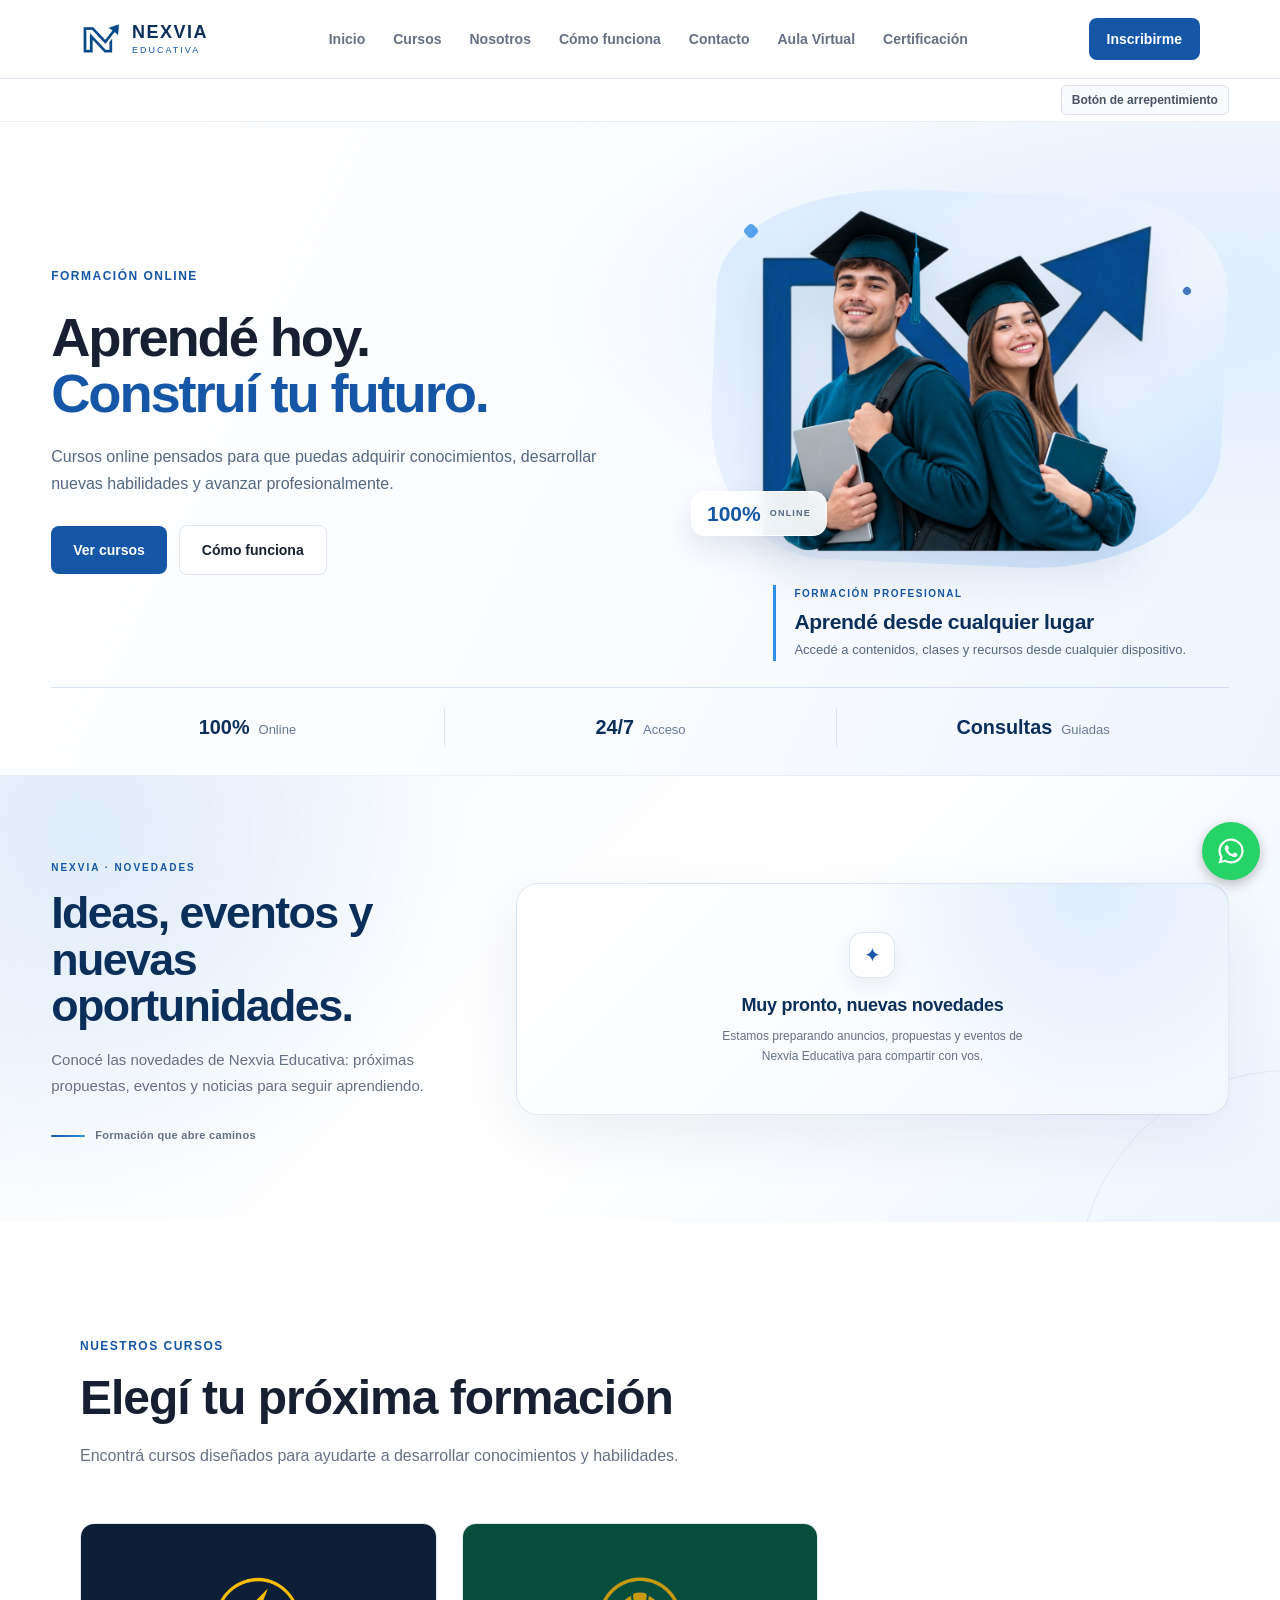
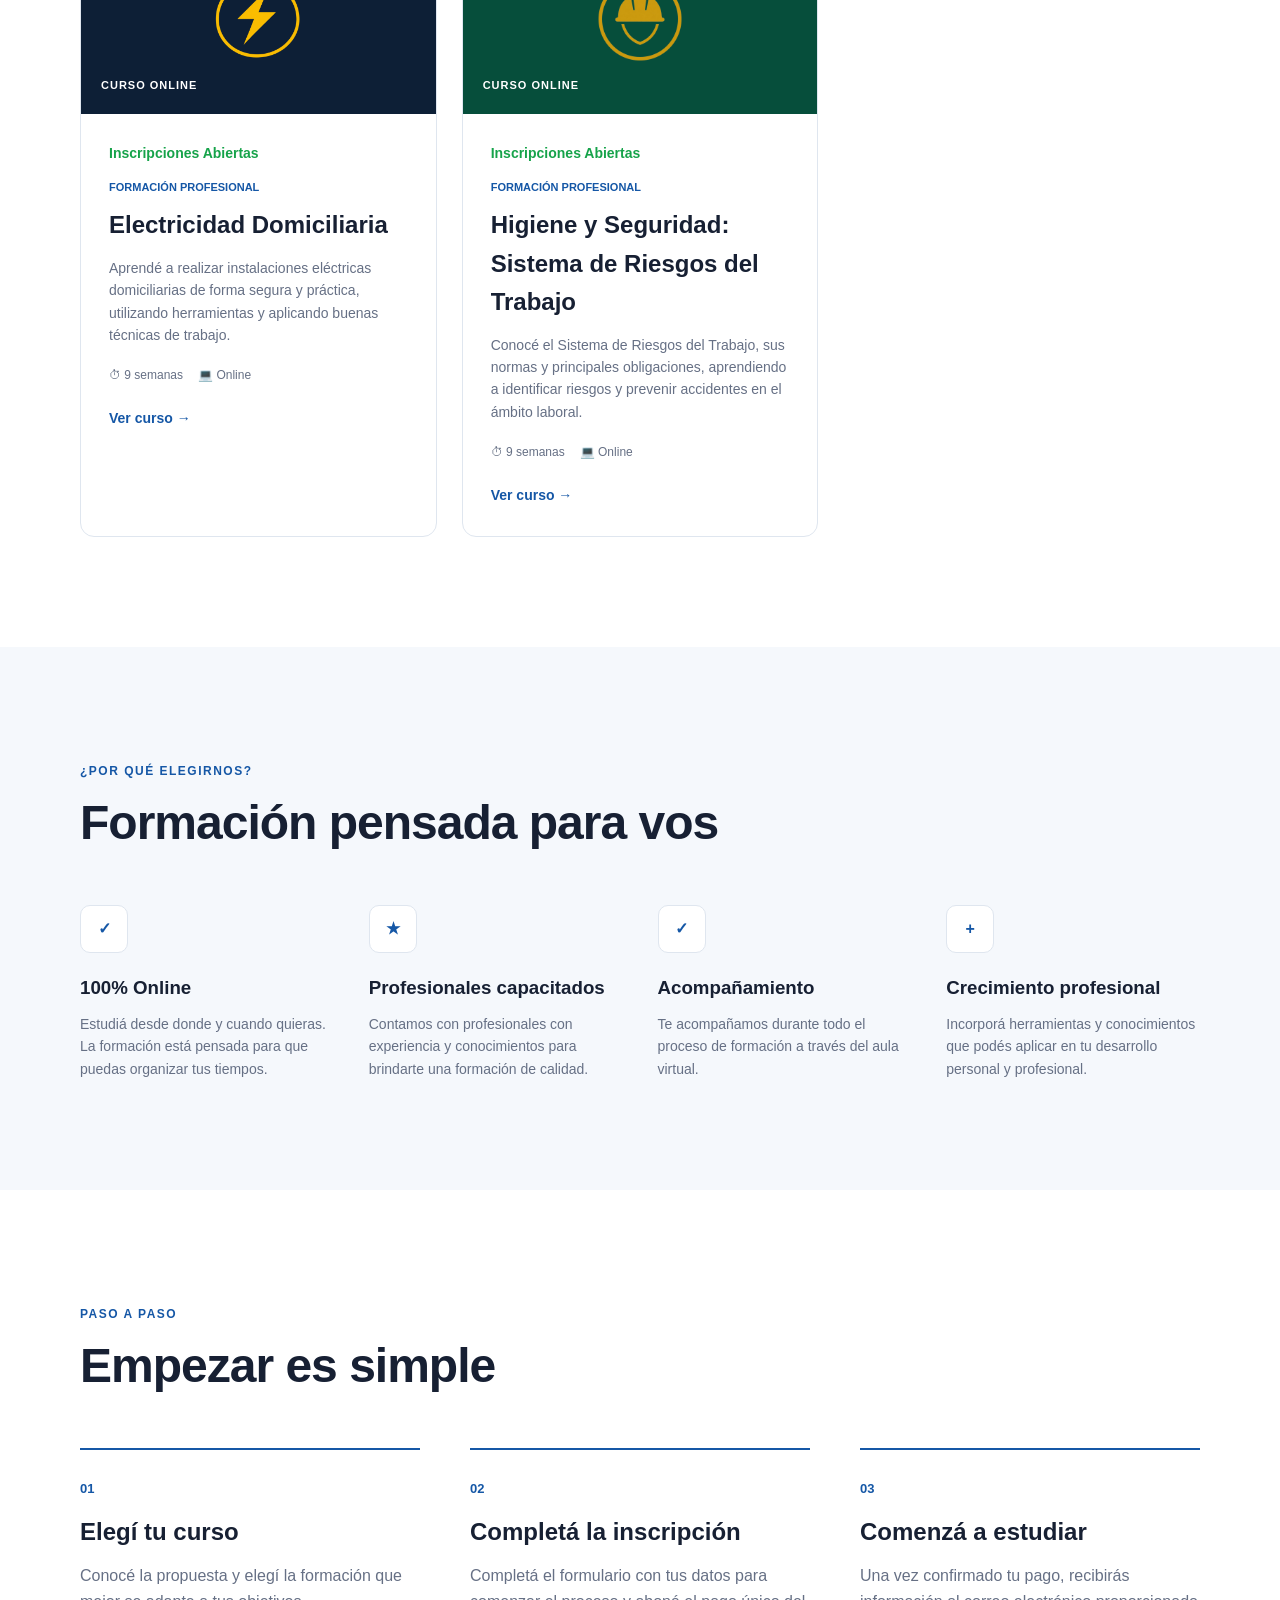
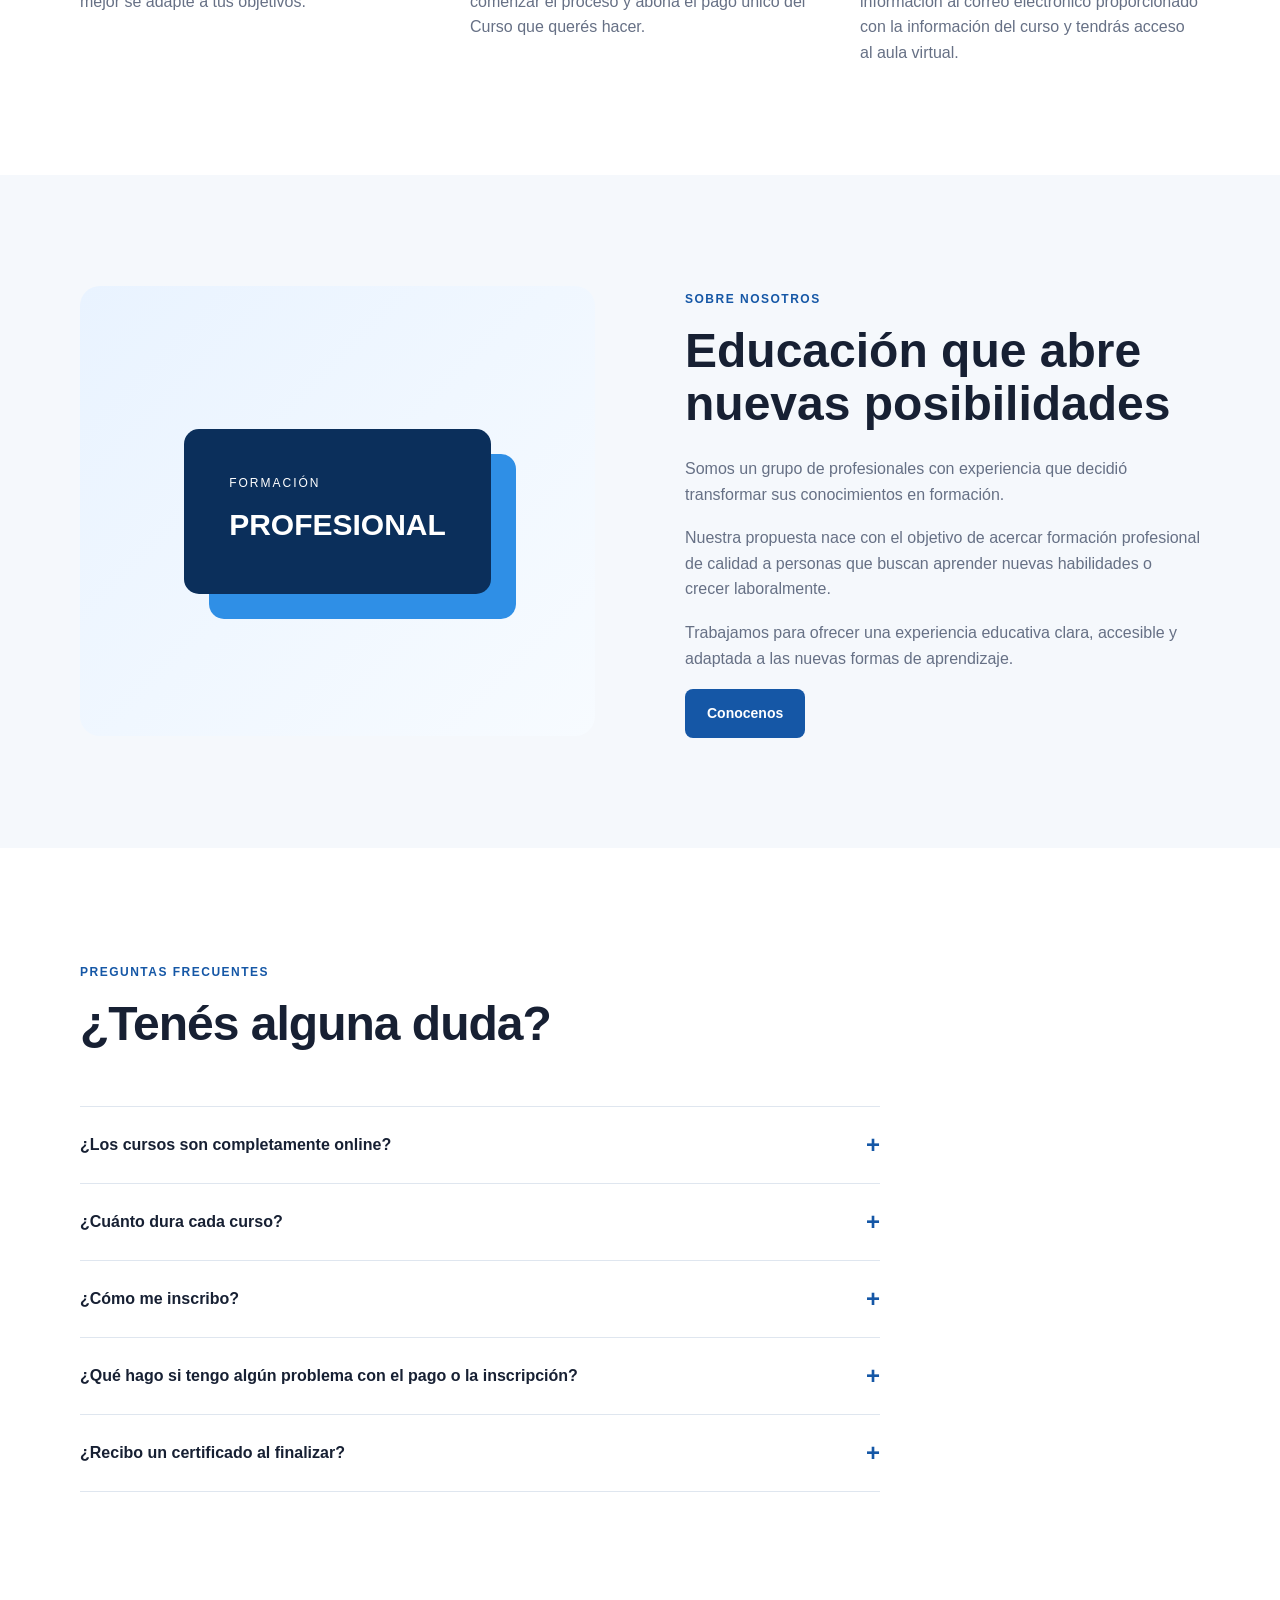
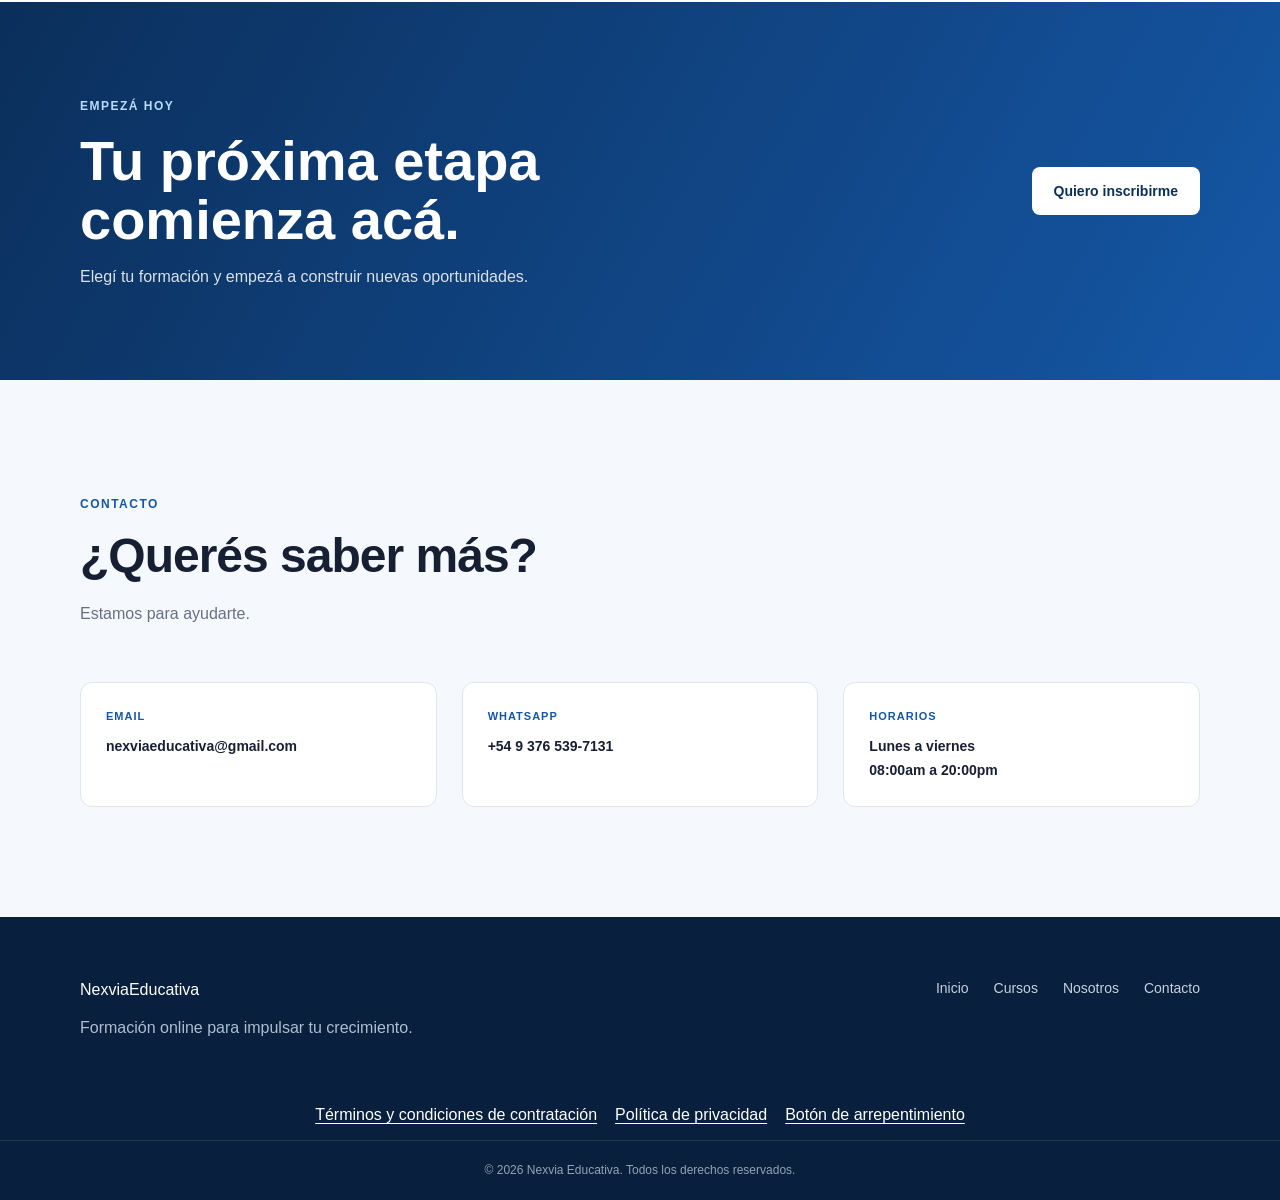
<file: index.html>
<!DOCTYPE html>
<html lang="es">

<head>

    <!-- =========================================================
         CONFIGURACIÓN GENERAL
         ========================================================= -->

    <meta charset="UTF-8">

    <!-- Hace que la página se adapte correctamente a celulares -->
    <meta name="viewport" content="width=device-width, initial-scale=1.0">

    <!-- =========================================================
         TÍTULO DE LA PÁGINA
         Este texto aparece en la pestaña del navegador.
         CAMBIAR ACÁ si querés modificar el nombre.
         ========================================================= -->

    <title>Nexvia Educativa | Cursos de Formación Profesional</title>

    <meta name="description" content="Nexvia Educativa ofrece cursos online de formación profesional, con aula virtual, materiales de estudio, acompañamiento y certificación privada de finalización.">

    <!-- Conectamos nuestro archivo de diseño CSS -->
    <link rel="stylesheet" href="estilos.css">
    <link rel="stylesheet" href="novedades.css">

    <!-- Rediseño de portada Nexvia: composición editorial para escritorio. -->
    <style id="nexvia-hero-editorial">
      .hero-visual-modern,
      .hero-highlights { display: none; }

      @media (min-width: 951px) {
        .hero {
          position: relative;
          overflow: hidden;
          min-height: 0 !important;
          padding: 0 !important;
          background:
            radial-gradient(ellipse at 86% 28%, rgba(47,143,230,.12) 0%, rgba(47,143,230,0) 36%),
            linear-gradient(115deg, #ffffff 0%, #f9fbff 57%, #edf5ff 100%);
        }
        .hero .hero-contenido--redisenado {
          width: min(1200px, 92%);
          max-width: 1200px;
          min-height: 0;
          height: auto;
          margin: 0 auto;
          padding: clamp(38px, 4.2vw, 58px) 0 26px;
          display: grid;
          grid-template-columns: minmax(0, 1.03fr) minmax(390px, .97fr);
          grid-template-areas: "copy visual" "stats stats";
          align-items: center;
          column-gap: clamp(36px, 4.5vw, 70px);
          row-gap: clamp(18px, 2vw, 28px);
        }
        .hero .hero-texto {
          grid-area: copy;
          position: relative;
          z-index: 2;
          width: 100%;
          max-width: 660px;
          min-width: 0;
          margin: 0;
          transform: none;
        }
        .hero .hero-texto > .etiqueta { margin-bottom: 14px; }
        .hero .hero-texto h1 {
          max-width: 660px;
          margin: 10px 0 20px;
          font-size: clamp(49px, 4.25vw, 65px);
          line-height: 1.035;
          letter-spacing: -2.15px;
          text-wrap: balance;
        }
        .hero .hero-texto h1 span { display: block; }
        .hero .hero-texto > p {
          max-width: 560px;
          margin: 0;
          color: #536780;
          font-size: clamp(16px, 1.25vw, 18px);
          line-height: 1.72;
        }
        .hero .hero-botones {
          display: flex;
          flex-wrap: wrap;
          align-items: center;
          gap: 12px;
          margin-top: 27px;
        }
        .hero .hero-visual--mobile { display: none !important; }
        .hero .hero-visual-modern {
          grid-area: visual;
          display: flex;
          flex-direction: column;
          align-items: flex-end;
          justify-content: center;
          position: relative;
          width: 100%;
          min-width: 0;
          margin: 0;
          padding: 0;
          transform: none;
        }
        .hero .hero-visual-modern__stage {
          position: relative;
          width: 100%;
          max-width: 570px;
          height: clamp(330px, 32vw, 440px);
          display: flex;
          align-items: center;
          justify-content: center;
          isolation: isolate;
        }
        .hero .hero-visual-modern__shape {
          position: absolute;
          z-index: -1;
          inset: 4% 1% 5% 5%;
          border-radius: 39% 22% 38% 23% / 28% 25% 35% 39%;
          background: linear-gradient(145deg, #d9eaff 0%, #eef5ff 55%, #c8e1ff 100%);
          transform: rotate(2.5deg);
        }
        .hero .hero-visual-modern__stage::before {
          content: "";
          position: absolute;
          width: 76%;
          height: 76%;
          right: 5%;
          top: 9%;
          border-radius: 50%;
          background: rgba(255,255,255,.64);
          filter: blur(1px);
          z-index: -1;
        }
        .hero .hero-visual-modern__stage > img {
          display: block;
          position: relative;
          z-index: 1;
          width: 100%;
          height: 100%;
          max-width: 570px;
          max-height: 440px;
          object-fit: contain;
          object-position: center bottom;
          filter: drop-shadow(0 20px 24px rgba(11,47,91,.12));
        }
        .hero .hero-visual-modern__spark {
          position: absolute;
          z-index: 2;
          width: 12px;
          height: 12px;
          border-radius: 4px;
          background: #2f8fe6;
          transform: rotate(45deg);
          opacity: .8;
        }
        .hero .hero-visual-modern__spark--one { top: 12%; left: 11%; }
        .hero .hero-visual-modern__spark--two { right: 7%; top: 27%; width: 8px; height: 8px; background: #1557a6; }
        .hero .hero-visual-modern__badge {
          position: absolute;
          z-index: 3;
          left: 1%;
          bottom: 12%;
          display: flex;
          align-items: center;
          gap: 9px;
          padding: 11px 15px;
          border: 1px solid rgba(255,255,255,.9);
          border-radius: 14px;
          background: rgba(255,255,255,.92);
          box-shadow: 0 12px 28px rgba(11,47,91,.10);
          backdrop-filter: blur(10px);
        }
        .hero .hero-visual-modern__badge span { color: #1557a6; font-size: 21px; line-height: 1; font-weight: 900; }
        .hero .hero-visual-modern__badge small { color: #536780; font-size: 9px; line-height: 1.1; font-weight: 900; letter-spacing: 1.2px; }
        .hero .hero-visual-modern__caption {
          width: min(84%, 450px);
          align-self: flex-end;
          margin: -1px 1% 0 0;
          padding: 1px 0 1px 18px;
          border-left: 3px solid #2f8fe6;
        }
        .hero .hero-visual-modern__caption > span {
          display: block;
          margin-bottom: 7px;
          color: #1557a6;
          font-size: 10px;
          font-weight: 900;
          letter-spacing: 1.5px;
        }
        .hero .hero-visual-modern__caption h3 {
          margin: 0 0 6px;
          color: #0b2f5b;
          font-size: clamp(19px, 1.65vw, 24px);
          line-height: 1.2;
          letter-spacing: -.35px;
        }
        .hero .hero-visual-modern__caption p {
          margin: 0;
          max-width: 420px;
          color: #536780;
          font-size: 13px;
          line-height: 1.55;
        }
        .hero .hero-highlights {
          grid-area: stats;
          display: grid;
          grid-template-columns: repeat(3, minmax(0, 1fr));
          width: 100%;
          padding: 20px 0 2px;
          border-top: 1px solid rgba(21,87,166,.15);
        }
        .hero .hero-highlight {
          display: flex;
          flex-direction: row;
          align-items: baseline;
          justify-content: center;
          gap: 9px;
          padding: 4px 16px;
          min-width: 0;
        }
        .hero .hero-highlight + .hero-highlight { border-left: 1px solid rgba(21,87,166,.13); }
        .hero .hero-highlight strong { color: #0b2f5b; font-size: clamp(17px, 1.55vw, 21px); font-weight: 800; }
        .hero .hero-highlight span { color: #667995; font-size: 13px; }
        .nx-news-section--featured {
          margin-top: 0 !important;
          padding-top: clamp(58px, 6vw, 82px) !important;
          padding-bottom: clamp(58px, 6vw, 82px) !important;
          border-top: 1px solid rgba(21,87,166,.08);
        }
      }

      @media (min-width: 951px) and (max-width: 1150px) {
        .hero .hero-contenido--redisenado {
          grid-template-columns: minmax(0, 1fr) minmax(340px, .9fr);
          column-gap: 30px;
        }
        .hero .hero-texto h1 { font-size: clamp(46px, 4.35vw, 54px); letter-spacing: -1.7px; }
        .hero .hero-visual-modern__stage { height: 350px; }
        .hero .hero-visual-modern__caption { width: 90%; }
      }

      /* Diseño renovado también para tablet y celular */
      @media (max-width: 950px) {
        .hero {
          position: relative;
          overflow: hidden;
          min-height: 0 !important;
          padding: 0 !important;
          background:
            radial-gradient(ellipse at 90% 30%, rgba(47,143,230,.13) 0%, rgba(47,143,230,0) 42%),
            linear-gradient(145deg, #ffffff 0%, #f7faff 62%, #edf5ff 100%);
        }
        .hero .hero-contenido--redisenado {
          width: min(760px, 92%);
          max-width: 760px;
          min-height: 0;
          height: auto;
          margin: 0 auto;
          padding: 38px 0 30px;
          display: grid;
          grid-template-columns: minmax(0, 1fr);
          grid-template-areas: "copy" "visual" "stats";
          align-items: start;
          column-gap: 0;
          row-gap: 22px;
        }
        .hero .hero-texto {
          grid-area: copy;
          position: relative;
          z-index: 2;
          width: 100%;
          max-width: 720px;
          min-width: 0;
          margin: 0;
          transform: none;
        }
        .hero .hero-texto > .etiqueta { display: inline-block; margin-bottom: 10px; }
        .hero .hero-texto h1 {
          max-width: 720px;
          margin: 8px 0 15px;
          font-size: clamp(43px, 6.4vw, 56px);
          line-height: 1.035;
          letter-spacing: -1.8px;
          text-wrap: balance;
        }
        .hero .hero-texto h1 span { display: block; }
        .hero .hero-texto > p {
          max-width: 620px;
          margin: 0;
          color: #536780;
          font-size: 16px;
          line-height: 1.65;
        }
        .hero .hero-botones {
          display: flex;
          flex-wrap: wrap;
          align-items: center;
          gap: 10px;
          margin-top: 22px;
        }
        .hero .hero-visual--mobile { display: none !important; }
        .hero .hero-visual-modern {
          grid-area: visual;
          display: flex !important;
          flex-direction: column;
          align-items: center;
          justify-content: center;
          position: relative;
          width: 100%;
          min-width: 0;
          margin: 0;
          padding: 0;
          transform: none;
        }
        .hero .hero-visual-modern__stage {
          position: relative;
          width: 100%;
          max-width: 680px;
          height: clamp(290px, 48vw, 390px);
          display: flex;
          align-items: center;
          justify-content: center;
          isolation: isolate;
        }
        .hero .hero-visual-modern__shape {
          position: absolute;
          z-index: -1;
          inset: 4% 3% 5% 5%;
          border-radius: 39% 22% 38% 23% / 28% 25% 35% 39%;
          background: linear-gradient(145deg, #d9eaff 0%, #eef5ff 55%, #c8e1ff 100%);
          transform: rotate(2deg);
        }
        .hero .hero-visual-modern__stage::before {
          content: "";
          position: absolute;
          width: 76%;
          height: 76%;
          right: 7%;
          top: 9%;
          border-radius: 50%;
          background: rgba(255,255,255,.64);
          filter: blur(1px);
          z-index: -1;
        }
        .hero .hero-visual-modern__stage > img {
          display: block;
          position: relative;
          z-index: 1;
          width: 100%;
          height: 100%;
          max-width: 680px;
          max-height: 390px;
          object-fit: contain;
          object-position: center bottom;
          filter: drop-shadow(0 16px 19px rgba(11,47,91,.12));
        }
        .hero .hero-visual-modern__spark {
          position: absolute;
          z-index: 2;
          width: 10px;
          height: 10px;
          border-radius: 3px;
          background: #2f8fe6;
          transform: rotate(45deg);
          opacity: .8;
        }
        .hero .hero-visual-modern__spark--one { top: 12%; left: 11%; }
        .hero .hero-visual-modern__spark--two { right: 8%; top: 27%; width: 7px; height: 7px; background: #1557a6; }
        .hero .hero-visual-modern__badge {
          position: absolute;
          z-index: 3;
          left: 2%;
          bottom: 9%;
          display: flex;
          align-items: center;
          gap: 8px;
          padding: 10px 13px;
          border: 1px solid rgba(255,255,255,.9);
          border-radius: 13px;
          background: rgba(255,255,255,.93);
          box-shadow: 0 10px 23px rgba(11,47,91,.10);
          backdrop-filter: blur(10px);
        }
        .hero .hero-visual-modern__badge span { color: #1557a6; font-size: 20px; line-height: 1; font-weight: 900; }
        .hero .hero-visual-modern__badge small { color: #536780; font-size: 9px; line-height: 1.1; font-weight: 900; letter-spacing: 1.1px; }
        .hero .hero-visual-modern__caption {
          width: min(100%, 620px);
          align-self: stretch;
          margin: 0;
          padding: 2px 0 2px 16px;
          border-left: 3px solid #2f8fe6;
        }
        .hero .hero-visual-modern__caption > span {
          display: block;
          margin-bottom: 6px;
          color: #1557a6;
          font-size: 10px;
          font-weight: 900;
          letter-spacing: 1.4px;
        }
        .hero .hero-visual-modern__caption h3 {
          margin: 0 0 6px;
          color: #0b2f5b;
          font-size: clamp(20px, 3vw, 24px);
          line-height: 1.2;
          letter-spacing: -.35px;
        }
        .hero .hero-visual-modern__caption p {
          margin: 0;
          max-width: 580px;
          color: #536780;
          font-size: 14px;
          line-height: 1.55;
        }
        .hero .hero-highlights {
          grid-area: stats;
          display: grid;
          grid-template-columns: repeat(3, minmax(0, 1fr));
          width: 100%;
          padding: 17px 0 0;
          border-top: 1px solid rgba(21,87,166,.15);
        }
        .hero .hero-highlight {
          display: flex;
          flex-direction: row;
          align-items: baseline;
          justify-content: center;
          gap: 7px;
          padding: 4px 8px;
          min-width: 0;
        }
        .hero .hero-highlight + .hero-highlight { border-left: 1px solid rgba(21,87,166,.13); }
        .hero .hero-highlight strong { color: #0b2f5b; font-size: clamp(15px, 2.5vw, 19px); font-weight: 800; }
        .hero .hero-highlight span { color: #667995; font-size: 12px; }
        .nx-news-section--featured {
          margin-top: 0 !important;
          padding-top: clamp(42px, 7vw, 62px) !important;
          padding-bottom: clamp(42px, 7vw, 62px) !important;
          border-top: 1px solid rgba(21,87,166,.08);
        }
      }

      @media (max-width: 620px) {
        .hero .hero-contenido--redisenado {
          width: 90%;
          padding: 27px 0 25px;
          row-gap: 18px;
        }
        .hero .hero-texto > .etiqueta { margin-bottom: 8px; }
        .hero .hero-texto h1 {
          margin: 7px 0 13px;
          font-size: clamp(34px, 8.8vw, 42px);
          line-height: 1.055;
          letter-spacing: -1.15px;
        }
        .hero .hero-texto > p { font-size: 15px; line-height: 1.58; }
        .hero .hero-botones { gap: 9px; margin-top: 18px; }
        .hero .hero-botones .boton { padding: 11px 14px; }
        .hero .hero-visual-modern__stage {
          width: 100%;
          height: clamp(220px, 65vw, 285px);
        }
        .hero .hero-visual-modern__stage > img { max-height: 285px; }
        .hero .hero-visual-modern__shape { inset: 5% 2% 4% 3%; }
        .hero .hero-visual-modern__badge { left: 1%; bottom: 7%; padding: 8px 10px; gap: 6px; }
        .hero .hero-visual-modern__badge span { font-size: 17px; }
        .hero .hero-visual-modern__badge small { font-size: 8px; }
        .hero .hero-visual-modern__caption { padding-left: 13px; }
        .hero .hero-visual-modern__caption h3 { font-size: 20px; }
        .hero .hero-visual-modern__caption p { font-size: 13px; }
        .hero .hero-highlights { padding-top: 14px; }
        .hero .hero-highlight {
          flex-direction: column;
          align-items: center;
          gap: 3px;
          padding: 3px 5px;
          text-align: center;
        }
        .hero .hero-highlight strong { font-size: clamp(14px, 4.2vw, 17px); }
        .hero .hero-highlight span { font-size: 10px; }
        .nx-news-section--featured {
          padding-top: 38px !important;
          padding-bottom: 42px !important;
        }
      }
      @media (prefers-reduced-motion: reduce) {
        .hero * { scroll-behavior: auto !important; }
      }


      /* Ajuste móvil: centrar los logos de las tarjetas de cursos.
         Solo se aplica en celular; la vista de escritorio no cambia. */
      @media (max-width: 620px) {
        .cursos .curso-card .curso-imagen {
          position: relative;
          display: grid;
          place-items: center;
          overflow: hidden;
        }
        .cursos .curso-card .curso-imagen > img {
          position: relative !important;
          inset: auto !important;
          top: auto !important;
          right: auto !important;
          bottom: auto !important;
          left: auto !important;
          display: block;
          width: auto !important;
          height: auto !important;
          max-width: 68% !important;
          max-height: 142px !important;
          object-fit: contain;
          object-position: center;
          margin: 0 auto;
          transform: none !important;
        }
      }

    </style>




    <!-- Acceso visible y discreto a gestiones del consumidor -->
    <style id="nexvia-consumer-access-styles">
      .nexvia-consumer-access {
        display:flex; justify-content:flex-end; align-items:center;
        padding:6px clamp(16px,4vw,54px); background:#fff;
        border-bottom:1px solid #e8edf3;
      }
      .nexvia-consumer-access a {
        display:inline-flex; align-items:center; justify-content:center;
        padding:6px 10px; border:1px solid #dce3eb; border-radius:6px;
        background:#f8fafc; color:#475467; text-decoration:none;
        font-weight:600; font-size:12px; line-height:1.35; white-space:nowrap;
        transition:background .18s,border-color .18s,color .18s;
      }
      .nexvia-consumer-access a:hover {
        background:#fff; border-color:#b8c9dd; color:#1557a6;
      }
      .nexvia-legal-links {
        display:flex; flex-wrap:wrap; justify-content:center; align-items:center;
        gap:10px 18px; padding:12px 16px;
      }
      .nexvia-legal-links a {
        color:inherit; text-decoration:underline; text-underline-offset:3px;
      }
      .nexvia-legal-links a:hover { color:#2f8fe6; }
      @media(max-width:600px) {
        .nexvia-consumer-access { padding:6px 4%; }
        .nexvia-legal-links { gap:9px 14px; font-size:13px; }
      }
    </style>

</head>


<body>


    <!-- =========================================================
         ENCABEZADO / NAVBAR
         
         Acá modificamos:
         - Logo
         - Nombre de la academia
         - Opciones del menú
         ========================================================= -->

    <header class="encabezado">

        <div class="contenedor navbar">

            <!-- LOGO / NOMBRE -->
            <a href="#" class="marca">

    <img
        src="imagenes/logo.png"
        alt="Nexvia Educativa"
        class="logo-nexvia"
    >

    <div class="marca-texto">

        <strong>NEXVIA</strong>

        <span>EDUCATIVA</span>

    </div>

</a>

            <!-- MENÚ PRINCIPAL -->
            <nav class="menu">

    <a href="#inicio">Inicio</a>
    <a href="#cursos">Cursos</a>
    <a href="#nosotros">Nosotros</a>
    <a href="#como-funciona">Cómo funciona</a>
    <a href="#contacto">Contacto</a>
    <a href="aula.html">Aula Virtual</a>

    <div class="menu-certificacion">

        <a href="#" class="certificacion-titulo">
            Certificación
        </a>

        <div class="submenu-certificacion">

            <a
                href="https://script.google.com/macros/s/AKfycbwT2jCtlmuMioBQ3OiHVwd3HkvZxQJNFb7K9RXc2VLSuW6MkSRjdivCykrFlgeeyIMMaA/exec"
                target="_blank"
            >
                Verifica tu certificado
            </a>

        </div>

    </div>

</nav>

            <!-- BOTÓN DE INSCRIPCIÓN -->
            <a href="inscripcion.html" class="boton boton-nav">
                Inscribirme
            </a>

            <!-- BOTÓN DEL MENÚ PARA CELULAR -->
            <button class="menu-movil" aria-label="Abrir menú">
                ☰
            </button>

        </div>

    </header>

    <!-- Acceso visible a la gestión de arrepentimiento -->
    <div class="nexvia-consumer-access">
        <a href="arrepentimiento.html">Botón de arrepentimiento</a>
    </div>




    <!-- =========================================================
         HERO / PORTADA PRINCIPAL
         
         Esta es la primera sección que verá el visitante.
         
         Acá podés modificar:
         - Título principal
         - Texto
         - Botones
         - Texto pequeño superior
         ========================================================= -->

    <main>

        <section class="hero" id="inicio">
            <div class="contenedor hero-contenido hero-contenido--redisenado">
                <div class="hero-texto">
                    <span class="etiqueta">FORMACIÓN ONLINE</span>
                    <h1>Aprendé hoy.<span>Construí tu futuro.</span></h1>
                    <p>
                        Cursos online pensados para que puedas adquirir conocimientos,
                        desarrollar nuevas habilidades y avanzar profesionalmente.
                    </p>
                    <div class="hero-botones">
                        <a href="#cursos" class="boton boton-principal">Ver cursos</a>
                        <a href="#como-funciona" class="boton boton-secundario">Cómo funciona</a>
                    </div>
                </div>

                <!-- Portada para celular: conserva la presentación actual. -->
                <div class="hero-visual hero-visual--mobile">
                    <div class="tarjeta-hero">
                        <div class="icono-hero">
                            <img src="imagenes/Birrete.png" alt="Dos estudiantes celebrando su formación" loading="eager">
                        </div>
                        <span>FORMACIÓN PROFESIONAL</span>
                        <h3>Aprendé desde cualquier lugar</h3>
                        <p>Accedé a contenidos, clases y recursos desde cualquier dispositivo.</p>
                        <div class="linea-hero"></div>
                        <div class="datos-hero">
                            <div><strong>100%</strong><span>Online</span></div>
                            <div><strong>24/7</strong><span>Acceso</span></div>
                            <div><strong>Consultas</strong><span>Guiadas</span></div>
                        </div>
                    </div>
                </div>

                <!-- Portada de escritorio: imagen protagonista, sin tarjeta grande. -->
                <div class="hero-visual-modern" aria-label="Formación online de Nexvia Educativa">
                    <div class="hero-visual-modern__stage">
                        <div class="hero-visual-modern__shape" aria-hidden="true"></div>
                        <div class="hero-visual-modern__spark hero-visual-modern__spark--one" aria-hidden="true"></div>
                        <div class="hero-visual-modern__spark hero-visual-modern__spark--two" aria-hidden="true"></div>
                        <img src="imagenes/Birrete.png" alt="Dos estudiantes con birretes y materiales de estudio" loading="eager">
                        <div class="hero-visual-modern__badge"><span>100%</span><small>ONLINE</small></div>
                    </div>
                    <div class="hero-visual-modern__caption">
                        <span>FORMACIÓN PROFESIONAL</span>
                        <h3>Aprendé desde cualquier lugar</h3>
                        <p>Accedé a contenidos, clases y recursos desde cualquier dispositivo.</p>
                    </div>
                </div>

                <!-- Beneficios en una franja independiente, fuera de la tarjeta. -->
                <div class="hero-highlights" aria-label="Ventajas de estudiar en Nexvia">
                    <div class="hero-highlight"><strong>100%</strong><span>Online</span></div>
                    <div class="hero-highlight"><strong>24/7</strong><span>Acceso</span></div>
                    <div class="hero-highlight"><strong>Consultas</strong><span>Guiadas</span></div>
                </div>
            </div>
        </section>


        <!-- =====================================================
             SECCIÓN DE CURSOS
             
             Acá agregamos, quitamos o modificamos cursos.
             
             Para agregar otro curso:
             copiá una tarjeta .curso-card y modificá su contenido.
             ===================================================== -->

        <!-- =====================================================
             NOVEDADES DE NEXVIA — CARRUSEL PROMOCIONAL
             Las publicaciones se administran desde Administración > Novedades.
             ===================================================== -->
        <section class="nx-news-section nx-news-section--featured" aria-labelledby="nx-news-main-title">
            <div class="nx-news-layout">
                <div class="nx-news-intro">
                    <span class="nx-news-kicker">NEXVIA · NOVEDADES</span>
                    <h2 id="nx-news-main-title">Ideas, eventos y nuevas oportunidades.</h2>
                    <p>Conocé las novedades de Nexvia Educativa: próximas propuestas, eventos y noticias para seguir aprendiendo.</p>
                    <div class="nx-news-ornament">Formación que abre caminos</div>
                </div>
                <div class="nx-news-carousel" data-nx-news-carousel data-variant="featured" aria-label="Novedades de Nexvia Educativa"></div>
            </div>
        </section>

        <section class="seccion cursos" id="cursos">

            <div class="contenedor">

                <!-- ENCABEZADO DE SECCIÓN -->
                <div class="encabezado-seccion">

                    <span class="etiqueta">
                        NUESTROS CURSOS
                    </span>

                    <h2>
                        Elegí tu próxima formación
                    </h2>

                    <p>
                        Encontrá cursos diseñados para ayudarte
                        a desarrollar conocimientos y habilidades.
                    </p>

                </div>


                <!-- GRILLA DE CURSOS -->
                <div class="cursos-grid">


                    <!-- ==============================
                         CURSO 1
                         ============================== -->

                    <article class="curso-card">

                        <div class="curso-imagen curso-electricidad">

    <img
        src="Cursos/Electricidad/Imagenes/logo-rayo.png"
        alt="Electricidad Domiciliaria"
    >

    <span>
        CURSO ONLINE
    </span>

</div>

                        <div class="curso-contenido">

    <span class="inscripciones-abiertas">
        Inscripciones Abiertas
    </span>

    <span class="curso-categoria">
        Formación profesional
    </span>

                            <h3>
                                Electricidad Domiciliaria
                            </h3>

                            <p>
                                Aprendé a realizar instalaciones 
                                eléctricas domiciliarias de forma 
                                segura y práctica, utilizando 
                                herramientas y aplicando buenas 
                                técnicas de trabajo.

                            </p>

                            <div class="curso-info">

                                <span>⏱ 9 semanas</span>
                                <span>💻 Online</span>

                            </div>

                            <a href="Cursos/Electricidad/curso-electricidad.html" class="curso-link">
                                Ver curso →
                            </a>

                        </div>

                    </article>



                    <!-- ==============================
                         CURSO 2
                         ============================== -->

                    <article class="curso-card">

                        <div class="curso-imagen curso-higiene">

    <img
        src="imagenes/logo-casco.png"
        alt="Higiene y Seguridad: Sistema de Riesgos del Trabajo"
    >

    <span>
        CURSO ONLINE
    </span>

</div>

                        <div class="curso-contenido">

<span class="inscripciones-abiertas">
        Inscripciones Abiertas
    </span>

                            <span class="curso-categoria">
                                Formación profesional
                            </span>

                            <h3>
                                Higiene y Seguridad: Sistema de Riesgos del Trabajo
                            </h3>

                            <p>
                                Conocé el Sistema de Riesgos 
                                del Trabajo, sus normas y
                                 principales obligaciones,
                                aprendiendo a identificar
                                riesgos y prevenir accidentes
                                en el ámbito laboral.

                            </p>

                            <div class="curso-info">

                                <span>⏱ 9 semanas</span>
                                <span>💻 Online</span>

                            </div>

                            <a href="Cursos/HyS/curso-hys.html" class="curso-link">
                                Ver curso →
                            </a>

                        </div>

                    </article>


                </div>

            </div>

        </section>



        <!-- =========================================================
             SECCIÓN DE BENEFICIOS
             
             Acá explicamos por qué elegir nuestra plataforma.
             ========================================================= -->

        <section class="seccion beneficios">

            <div class="contenedor">

                <div class="encabezado-seccion">

                    <span class="etiqueta">
                        ¿POR QUÉ ELEGIRNOS?
                    </span>

                    <h2>
                        Formación pensada para vos
                    </h2>

                </div>


                <div class="beneficios-grid">


                    <!-- BENEFICIO 1 -->

                    <div class="beneficio">

                        <div class="beneficio-icono">
                            ✓
                        </div>

                        <h3>
                            100% Online
                        </h3>

                        <p>
                            Estudiá desde donde y cuando
                             quieras.
                            La formación está pensada 
                            para que puedas organizar tus
                             tiempos.
                        </p>

                    </div>


                    <!-- BENEFICIO 2 -->

                    <div class="beneficio">

                        <div class="beneficio-icono">
                            ★
                        </div>

                        <h3>
                            Profesionales capacitados
                        </h3>

                        <p>
                            Contamos con profesionales con 
                            experiencia y conocimientos para 
                            brindarte una formación de calidad.
                        </p>

                    </div>


                    <!-- BENEFICIO 3 -->

                    <div class="beneficio">

                        <div class="beneficio-icono">
                            ✓
                        </div>

                        <h3>
                            Acompañamiento
                        </h3>

                        <p>
                            Te acompañamos durante todo el proceso
                            de formación a través del aula virtual.
                        </p>

                    </div>


                    <!-- BENEFICIO 4 -->

                    <div class="beneficio">

                        <div class="beneficio-icono">
                            +
                        </div>

                        <h3>
                            Crecimiento profesional
                        </h3>

                        <p>
                            Incorporá herramientas y conocimientos
                            que podés aplicar en tu desarrollo 
                            personal y profesional.
                        </p>

                    </div>


                </div>

            </div>

        </section>



        <!-- =========================================================
             SECCIÓN "CÓMO FUNCIONA"
             ========================================================= -->

        <section class="seccion como-funciona" id="como-funciona">

            <div class="contenedor">

                <div class="encabezado-seccion">

                    <span class="etiqueta">
                        PASO A PASO
                    </span>

                    <h2>
                        Empezar es simple
                    </h2>

                </div>


                <div class="pasos">


                    <!-- PASO 1 -->

                    <div class="paso">

                        <span class="numero-paso">
                            01
                        </span>

                        <h3>
                            Elegí tu curso
                        </h3>

                        <p>
                            Conocé la propuesta y elegí la formación
                            que mejor se adapte a tus objetivos.
                        </p>

                    </div>


                    <!-- PASO 2 -->

                    <div class="paso">

                        <span class="numero-paso">
                            02
                        </span>

                        <h3>
                            Completá la inscripción
                        </h3>

                        <p>
                            Completá el formulario con tus datos
                            para comenzar el proceso y aboná el pago
                            único del Curso que querés hacer.
                        </p>

                    </div>


                    <!-- PASO 3 -->

                    <div class="paso">

                        <span class="numero-paso">
                            03
                        </span>

                        <h3>
                            Comenzá a estudiar
                        </h3>

                        <p>
                            Una vez confirmado tu pago,
                            recibirás información al correo
                            electrónico proporcionado con la
                            información del curso y tendrás
                             acceso al aula virtual.
                        </p>

                    </div>


                </div>

            </div>

        </section>



        <!-- =========================================================
             SECCIÓN NOSOTROS
             
             Acá podemos contar quiénes somos y qué diferencia
             nuestra propuesta.
             ========================================================= -->

        <section class="seccion nosotros" id="nosotros">

            <div class="contenedor nosotros-grid">

                <div class="nosotros-visual">

                    <div class="cuadro-decorativo">

                        <span>
                            FORMACIÓN
                        </span>

                        <strong>
                            PROFESIONAL
                        </strong>

                    </div>

                </div>


                <div class="nosotros-texto">

                    <span class="etiqueta">
                        SOBRE NOSOTROS
                    </span>

                    <h2>
                        Educación que abre nuevas posibilidades
                    </h2>

                    <p>Somos un grupo de profesionales con
                        experiencia que decidió transformar sus 
                        conocimientos en formación.
                        </p>

                       <p> Nuestra propuesta nace con el objetivo de
                        acercar formación profesional de calidad
                        a personas que buscan aprender nuevas
                        habilidades o crecer laboralmente.
                    </p>

                    <p>
                        Trabajamos para ofrecer una experiencia
                        educativa clara, accesible y adaptada
                        a las nuevas formas de aprendizaje.
                    </p>

                    <a href="#contacto" class="boton boton-principal">
                        Conocenos
                    </a>

                </div>

            </div>

        </section>



        <!-- =========================================================
             PREGUNTAS FRECUENTES / FAQ
             
             Las preguntas se abren mediante JavaScript.
             ========================================================= -->

        <section class="seccion faq">

            <div class="contenedor">

                <div class="encabezado-seccion">

                    <span class="etiqueta">
                        PREGUNTAS FRECUENTES
                    </span>

                    <h2>
                        ¿Tenés alguna duda?
                    </h2>

                </div>


                <div class="faq-lista">


                    <!-- PREGUNTA 1 -->

                    <div class="faq-item">

                        <button class="faq-pregunta">

                            <span>
                                ¿Los cursos son completamente online?
                            </span>

                            <span class="faq-icono">
                                +
                            </span>

                        </button>

                        <div class="faq-respuesta">

                            <p>
                                Sí. La formación se realiza mediante
                                nuestra plataforma virtual.
                            </p>

                        </div>

                    </div>


                    <!-- PREGUNTA 2 -->

                    <div class="faq-item">

                        <button class="faq-pregunta">

                            <span>
                                ¿Cuánto dura cada curso?
                            </span>

                            <span class="faq-icono">
                                +
                            </span>

                        </button>

                        <div class="faq-respuesta">

                            <p>
                                La duración depende de cada propuesta.
                                En la descripción de cada curso
                                encontrarás toda la información.
                            </p>

                        </div>

                    </div>


                    <!-- PREGUNTA 3 -->

                    <div class="faq-item">

                        <button class="faq-pregunta">

                            <span>
                                ¿Cómo me inscribo?
                            </span>

                            <span class="faq-icono">
                                +
                            </span>

                        </button>

                        <div class="faq-respuesta">

                            <p>
                                Podés comenzar completando nuestro
                                formulario de inscripción.
                            </p>

                        </div>

                    </div>

                                        <!-- PREGUNTA 4 -->

                    <div class="faq-item">

                        <button class="faq-pregunta">

                            <span>
                                ¿Qué hago si tengo algún problema con el pago o la inscripción?
                            </span>

                            <span class="faq-icono">
                                +
                            </span>

                        </button>

                        <div class="faq-respuesta">

                            <p>
                                Si tenés algún inconveniente con el proceso de inscripción o con el pago, podés comunicarte con nosotros a través de nuestros canales de atención.
Correo: nexviaeducativa@gmail.com
WhatsApp: +54 9 376 539-7131
Estaremos disponibles para ayudarte y resolver tu consulta.
                            </p>

                        </div>

                    </div>

                    <!-- PREGUNTA 5 -->

                    <div class="faq-item">

                        <button class="faq-pregunta">

                            <span>
                                ¿Recibo un certificado al finalizar?
                            </span>

                            <span class="faq-icono">
                                +
                            </span>

                        </button>

                        <div class="faq-respuesta">

                            <p>
                                Sí. Al completar los requisitos establecidos para el curso, 
                                recibirás un certificado de finalización emitido por Nexvia Educativa.
Este certificado acredita la realización y finalización del curso, pero no constituye un título oficial
 ni cuenta con validez nacional o estatal.
                            </p>

                        </div>

                    </div>

                </div>

            </div>

        </section>



        <!-- =========================================================
             LLAMADO A LA ACCIÓN / INSCRIPCIÓN
             
             Esta es una de las secciones más importantes.
             ========================================================= -->

        <section class="inscripcion" id="inscripcion">

            <div class="contenedor inscripcion-contenido">

                <div>

                    <span class="etiqueta etiqueta-clara">
                        EMPEZÁ HOY
                    </span>

                    <h2>
                        Tu próxima etapa comienza acá.
                    </h2>

                    <p>
                        Elegí tu formación y empezá a construir
                        nuevas oportunidades.
                    </p>

                </div>

                <!-- ESTE BOTÓN MÁS ADELANTE LO CONECTAREMOS
                     CON EL FORMULARIO REAL DE INSCRIPCIÓN -->

                <a href="inscripcion.html" class="boton boton-blanco">
                    Quiero inscribirme
                </a>

            </div>

        </section>



        <!-- =========================================================
             CONTACTO
             ========================================================= -->

        <section class="seccion contacto" id="contacto">

            <div class="contenedor">

                <div class="encabezado-seccion">

                    <span class="etiqueta">
                        CONTACTO
                    </span>

                    <h2>
                        ¿Querés saber más?
                    </h2>

                    <p>
                        Estamos para ayudarte.
                    </p>

                </div>


                <div class="contacto-datos">

                    <div>
                        <span>EMAIL</span>
                        <strong>
                            nexviaeducativa@gmail.com
                        </strong>
                    </div>

                    <div>
                        <span>WHATSAPP</span>
                        <strong>
                            +54 9 376 539-7131
                        </strong>
                    </div>

                    <div>
                        <span>HORARIOS</span>
                        <strong>
                            Lunes a viernes
                            <p>
                        08:00am a 20:00pm
                    </p>
                        </strong>
                    </div>

                </div>

            </div>

        </section>


    </main>



    <!-- =========================================================
         FOOTER / PIE DE PÁGINA
         
         Acá modificamos:
         - Nombre
         - Redes sociales
         - Información legal
         ========================================================= -->

    <footer class="footer">

        <div class="contenedor footer-contenido">

            <div>

                <a href="#" class="logo logo-footer">
                    Nexvia<span>Educativa</span>
                </a>

                <p>
                    Formación online para impulsar tu crecimiento.
                </p>

            </div>


            <div class="footer-links">

                <a href="#inicio">Inicio</a>
                <a href="#cursos">Cursos</a>
                <a href="#nosotros">Nosotros</a>
                <a href="#contacto">Contacto</a>

            </div>

        </div>




            <nav class="nexvia-legal-links" aria-label="Información legal de Nexvia">
                <a href="terminos-y-condiciones.html">Términos y condiciones de contratación</a>
                <a href="politica-de-privacidad.html">Política de privacidad</a>
                <a href="arrepentimiento.html">Botón de arrepentimiento</a>
            </nav>

        <div class="footer-bottom">

            <p>
                © 2026 Nexvia Educativa. Todos los derechos reservados.
            </p>

        </div>

    </footer>



    <!-- BOTÓN FLOTANTE DE WHATSAPP -->
<a
  href="https://wa.me/5493765397131"
  class="whatsapp-float"
  target="_blank"
  rel="noopener noreferrer"
  aria-label="Contactar por WhatsApp"
>
  <svg viewBox="0 0 24 24" aria-hidden="true">
    <path d="M12.04 2C6.51 2 2 6.5 2 12.03c0 1.77.46 3.5 1.34 5.02L2 22l5.1-1.33a10.02 10.02 0 0 0 4.93 1.29h.01c5.53 0 10.02-4.5 10.02-10.02C22.06 6.5 17.57 2 12.04 2Zm0 18.27h-.01a8.28 8.28 0 0 1-4.22-1.16l-.3-.18-3.03.79.81-2.95-.2-.3a8.29 8.29 0 1 1 6.95 3.8Zm4.55-6.23c-.25-.13-1.47-.73-1.7-.81-.23-.08-.39-.13-.56.13-.16.25-.64.81-.78.97-.14.17-.29.19-.54.06-.25-.13-1.05-.39-2-1.24-.74-.66-1.24-1.47-1.39-1.72-.14-.25-.02-.39.11-.52.12-.12.25-.29.37-.43.12-.15.16-.25.24-.42.08-.17.04-.31-.02-.43-.06-.13-.56-1.35-.77-1.85-.2-.49-.4-.42-.56-.43h-.48c-.17 0-.43.06-.66.31-.23.25-.87.85-.87 2.07s.89 2.4 1.02 2.57c.13.17 1.76 2.69 4.27 3.77.6.26 1.07.42 1.44.54.61.19 1.17.16 1.61.1.49-.07 1.47-.6 1.68-1.18.21-.58.21-1.08.14-1.18-.06-.1-.23-.16-.48-.29Z"/>
  </svg>
</a>

<script src="script.js"></script>
<script src="novedades.js" defer></script>

</body>

</html>
</file>
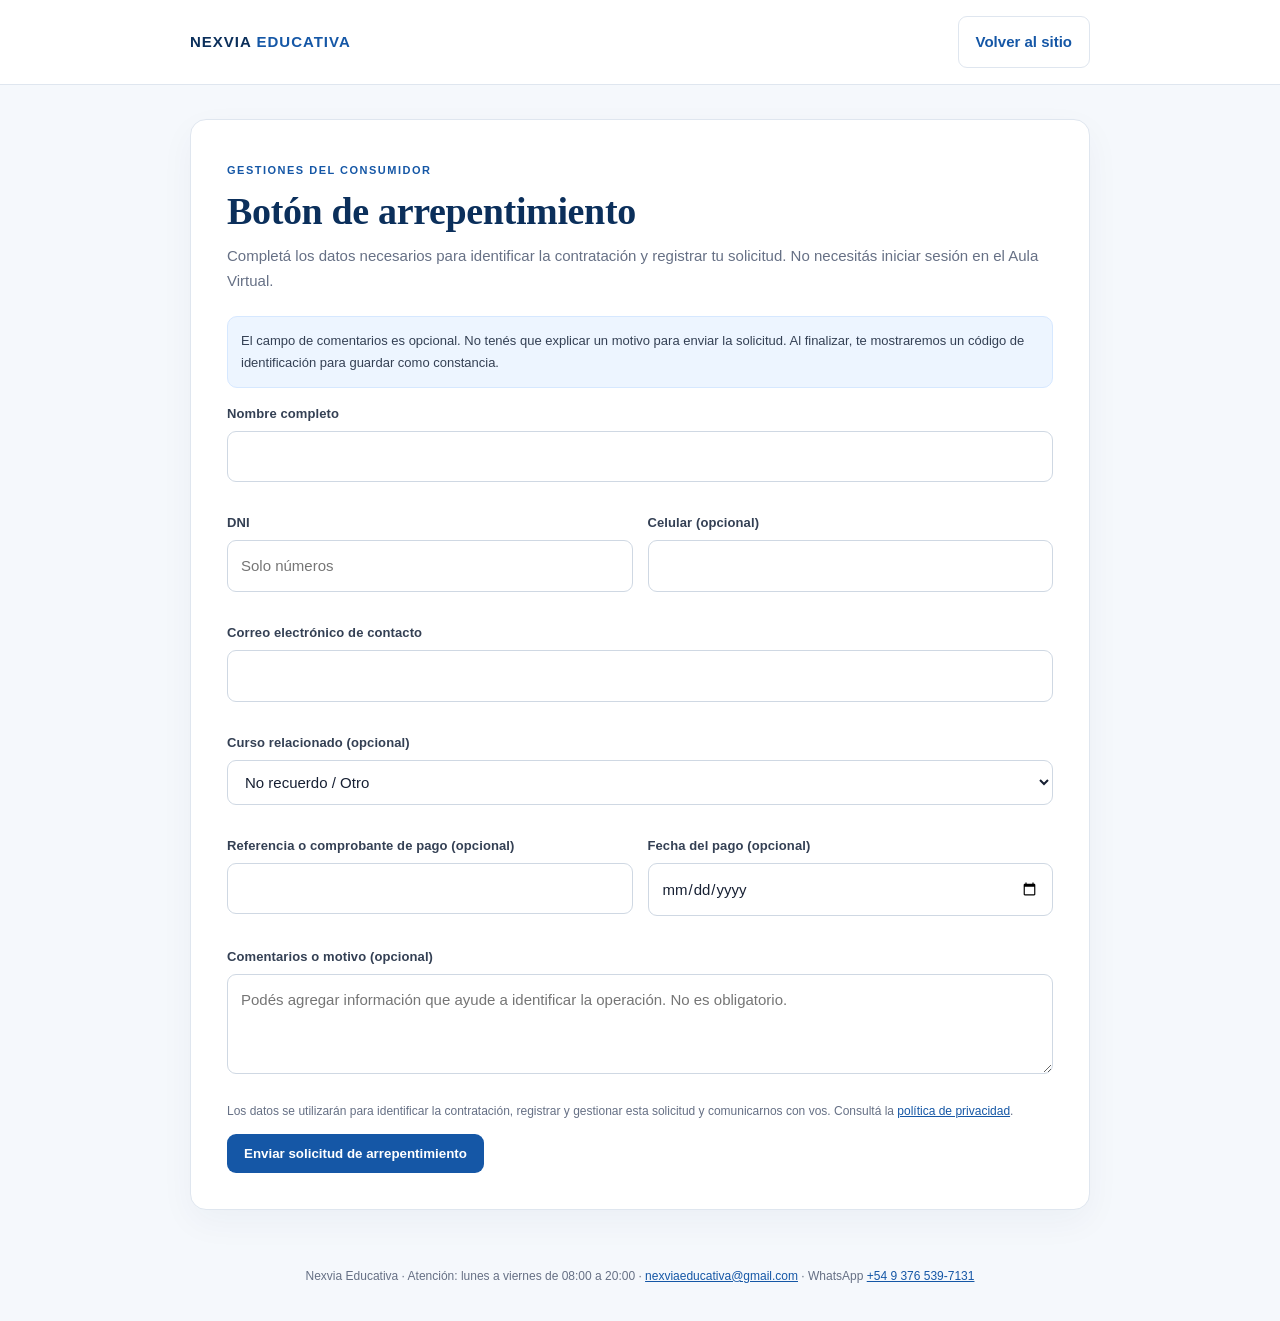
<file: arrepentimiento.html>
<!doctype html>
<html lang="es">
<head><meta charset="utf-8"><meta name="viewport" content="width=device-width, initial-scale=1"><title>Botón de arrepentimiento | Nexvia Educativa</title><meta name="description" content="Formulario de solicitud de arrepentimiento de una contratación a distancia de Nexvia Educativa."><style>
:root{--blue:#1557a6;--dark:#0b2f5b;--accent:#2f8fe6;--pale:#f5f8fc;--text:#172033;--muted:#667085;--border:#dfe6ef;--red:#b42318}
*{box-sizing:border-box}body{margin:0;font-family:"Segoe UI",Tahoma,Arial,sans-serif;background:var(--pale);color:var(--text);font-size:15px;line-height:1.7;-webkit-font-smoothing:antialiased}a{color:var(--blue)}.wrap{width:min(900px,92%);margin:0 auto}.bar{background:white;border-bottom:1px solid var(--border);padding:16px 0}.bar .wrap{display:flex;justify-content:space-between;align-items:center;gap:12px;flex-wrap:wrap}.brand{font-weight:900;color:var(--dark);letter-spacing:1px;text-decoration:none}.brand span{color:var(--blue)}.btn{display:inline-flex;align-items:center;justify-content:center;border:0;border-radius:9px;padding:12px 17px;background:var(--blue);color:white;font-weight:700;text-decoration:none;cursor:pointer}.btn:hover{background:var(--dark)}.btn-secondary{background:white;color:var(--blue);border:1px solid var(--border)}.btn-danger{background:#fff0ef;color:var(--red);border:1px solid #ffd4cf}.card{background:white;border:1px solid var(--border);border-radius:16px;padding:clamp(20px,4vw,36px);margin:34px auto;box-shadow:0 12px 35px #12355a0b}.eyebrow{font-size:11px;letter-spacing:1.5px;color:var(--blue);font-weight:900}.title{font-family:Georgia,"Times New Roman",serif;font-weight:600;letter-spacing:-.35px;color:var(--dark);font-size:clamp(27px,4vw,38px);line-height:1.2;margin:8px 0}.lead{color:var(--muted);margin:0 0 22px}.field{display:flex;flex-direction:column;gap:6px;margin:15px 0}.field label{font-size:13px;font-weight:650;letter-spacing:.1px;color:#344054}.field input,.field select,.field textarea{width:100%;border:1px solid #cfd8e3;border-radius:9px;padding:12px 13px;background:#fff;color:var(--text);font:inherit}.field textarea{min-height:100px;resize:vertical}.field input:focus,.field select:focus,.field textarea:focus{outline:3px solid #2f8fe625;border-color:var(--accent)}.grid{display:grid;grid-template-columns:1fr 1fr;gap:0 15px}.wide{grid-column:1/-1}.check{display:flex;gap:10px;align-items:flex-start;margin:18px 0;padding:14px;border:1px solid var(--border);border-radius:10px;background:#f8fbff}.check input{margin-top:4px;accent-color:var(--blue)}.small{font-size:12px;color:var(--muted)}.notice{background:#edf5ff;border:1px solid #d6e8ff;border-radius:10px;padding:13px;color:#344054;font-size:13px}.error{display:none;background:#fff0ef;color:#912018;border:1px solid #ffd4cf;border-radius:10px;padding:12px;margin:14px 0}.success{display:none;background:#eefaf2;border:1px solid #ccebd6;border-radius:12px;padding:20px;margin-top:20px}.success h2{color:#166534;margin:0 0 7px}.actions{display:flex;gap:10px;flex-wrap:wrap;margin-top:18px}.footer{padding:22px 0 35px;text-align:center;color:var(--muted);font-size:12px}.honeypot{position:absolute!important;left:-10000px!important;width:1px!important;height:1px!important;overflow:hidden!important}@media(max-width:650px){.grid{grid-template-columns:1fr}.bar .wrap{align-items:flex-start}.bar .btn{width:100%}.card{margin:18px auto}}
.consumer-link{display:inline-flex;align-items:center;justify-content:center;padding:5px 9px;border:1px solid #dce3eb;border-radius:6px;background:#f8fafc;color:#475467;text-decoration:none;font-size:11px;font-weight:600;line-height:1.3;white-space:nowrap;transition:background .18s,border-color .18s,color .18s}.consumer-link:hover{background:#fff;border-color:#b8c9dd;color:var(--blue)}</style></head>
<body>
<header class="bar"><div class="wrap"><a class="brand" href="index.html">NEXVIA <span>EDUCATIVA</span></a><a class="btn btn-secondary" href="index.html">Volver al sitio</a></div></header>
<main class="wrap"><section class="card"><span class="eyebrow">GESTIONES DEL CONSUMIDOR</span><h1 class="title">Botón de arrepentimiento</h1>
<p class="lead">Completá los datos necesarios para identificar la contratación y registrar tu solicitud. No necesitás iniciar sesión en el Aula Virtual.</p>
<div class="notice">El campo de comentarios es opcional. No tenés que explicar un motivo para enviar la solicitud. Al finalizar, te mostraremos un código de identificación para guardar como constancia.</div>
<div id="form-error" class="error" role="alert"></div>
<form id="withdrawal-form">
<div class="grid">
<div class="field wide"><label for="nombre">Nombre completo</label><input id="nombre" required maxlength="120" autocomplete="name"></div>
<div class="field"><label for="dni">DNI</label><input id="dni" required inputmode="numeric" maxlength="12" placeholder="Solo números"></div>
<div class="field"><label for="celular">Celular (opcional)</label><input id="celular" type="tel" maxlength="30" autocomplete="tel"></div>
<div class="field wide"><label for="email">Correo electrónico de contacto</label><input id="email" type="email" required maxlength="160" autocomplete="email"></div>
<div class="field wide"><label for="curso">Curso relacionado (opcional)</label><select id="curso"><option value="">No recuerdo / Otro</option></select></div>
<div class="field"><label for="referencia">Referencia o comprobante de pago (opcional)</label><input id="referencia" maxlength="120"></div>
<div class="field"><label for="fechaPago">Fecha del pago (opcional)</label><input id="fechaPago" type="date"></div>
<div class="field wide"><label for="motivo">Comentarios o motivo (opcional)</label><textarea id="motivo" maxlength="1500" placeholder="Podés agregar información que ayude a identificar la operación. No es obligatorio."></textarea></div>
</div>
<div class="honeypot" aria-hidden="true"><label for="website">Dejar vacío</label><input id="website" tabindex="-1" autocomplete="off"></div>
<p class="small">Los datos se utilizarán para identificar la contratación, registrar y gestionar esta solicitud y comunicarnos con vos. Consultá la <a href="politica-de-privacidad.html" target="_blank" rel="noopener">política de privacidad</a>.</p>
<button id="submit-button" class="btn" type="submit">Enviar solicitud de arrepentimiento</button>
</form>
<div id="success-box" class="success" role="status"><h2>Solicitud registrada</h2><p>Recibimos tu solicitud. Guardá el siguiente código de identificación:</p><p><strong id="success-code"></strong></p><p>La solicitud quedó registrada para su atención por Nexvia Educativa. Conservá el código como constancia.</p><div class="actions"><a class="btn btn-secondary" href="index.html">Volver al sitio</a><a class="btn" href="mailto:nexviaeducativa@gmail.com?subject=Consulta%20sobre%20solicitud%20de%20arrepentimiento">Contactar a Nexvia</a></div></div>
</section></main>
<footer class="footer wrap">Nexvia Educativa · Atención: lunes a viernes de 08:00 a 20:00 · <a href="mailto:nexviaeducativa@gmail.com">nexviaeducativa@gmail.com</a> · WhatsApp <a href="https://wa.me/5493765397131" target="_blank" rel="noopener">+54 9 376 539-7131</a></footer>
<script>
'use strict';
const API_URL="https://nexvia-aula-api.mmo-nicolaspavon.workers.dev"; const $=id=>document.getElementById(id);
function showError(message){const box=$('form-error');box.textContent=message;box.style.display='block';}
async function loadCourses(){try{const res=await fetch(API_URL+'/api/public/courses',{cache:'no-store'});if(!res.ok)return;const courses=await res.json();$('curso').innerHTML='<option value="">No recuerdo / Otro</option>'+(Array.isArray(courses)?courses:[]).map(c=>`<option value="${escapeHtml(c.id)}">${escapeHtml(c.nombre)}</option>`).join('');}catch(e){/* El curso es opcional; la solicitud puede enviarse igualmente. */}}
function escapeHtml(value){return String(value??'').replace(/[&<>"']/g,c=>({'&':'&amp;','<':'&lt;','>':'&gt;','"':'&quot;',"'":'&#39;'}[c]));}
$('withdrawal-form').addEventListener('submit',async event=>{event.preventDefault();$('form-error').style.display='none';const form=event.currentTarget;if(!form.reportValidity())return;const button=$('submit-button');button.disabled=true;button.textContent='Enviando…';const payload={nombre:$('nombre').value,dni:$('dni').value,email:$('email').value,celular:$('celular').value,cursoId:$('curso').value,referencia:$('referencia').value,fechaPago:$('fechaPago').value,motivo:$('motivo').value,website:$('website').value};try{const res=await fetch(API_URL+'/api/public/withdrawals',{method:'POST',headers:{'Content-Type':'application/json'},body:JSON.stringify(payload)});const data=await res.json();if(!res.ok)throw new Error(data.error||'No se pudo registrar la solicitud.');$('success-code').textContent=data.codigo;form.style.display='none';$('success-box').style.display='block';}catch(error){showError(error.message||'Ocurrió un error. Intentá nuevamente.');button.disabled=false;button.textContent='Enviar solicitud de arrepentimiento';}});
loadCourses();
</script></body></html>
</file>
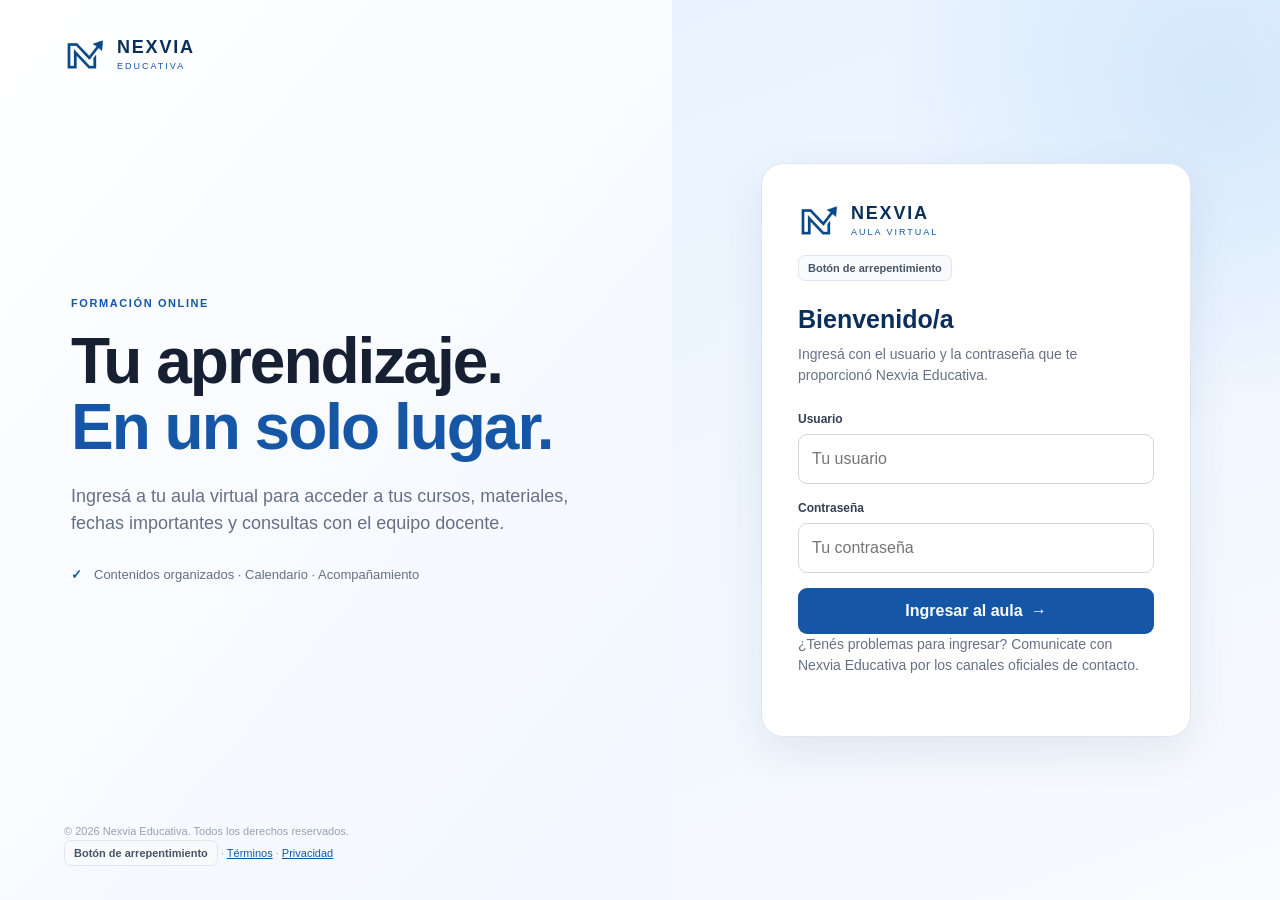
<file: aula.html>
<!DOCTYPE html>
<html lang="es">
<head>
  <meta charset="UTF-8">
  <meta name="viewport" content="width=device-width, initial-scale=1">
  <title>Nexvia Educativa | Aula Virtual</title>
  <style>
    :root{--blue:#1557a6;--dark:#0b2f5b;--accent:#2f8fe6;--pale:#f5f8fc;--gray:#eef3f8;--white:#fff;--text:#172033;--muted:#667085;--border:#dfe6ef;--green:#15803d;--red:#b42318;--shadow:0 16px 45px rgba(18,53,90,.09)}
    *{box-sizing:border-box}body{margin:0;font-family:Arial,Helvetica,sans-serif;background:var(--pale);color:var(--text);line-height:1.5}button,input,textarea,select{font:inherit}button{cursor:pointer}a{color:inherit;text-decoration:none}.hidden{display:none!important}.wrap{width:min(1180px,92%);margin:0 auto}.brand{display:flex;align-items:center;gap:11px}.brand-mark{width:42px;height:42px;border-radius:12px;background:linear-gradient(135deg,var(--blue),var(--accent));display:grid;place-items:center;color:#fff;font-weight:900;font-size:18px;box-shadow:0 5px 16px #1557a633}.brand-copy{display:flex;flex-direction:column;line-height:1.05}.brand-copy strong{font-size:18px;letter-spacing:1.8px;color:var(--dark)}.brand-copy span{font-size:9px;letter-spacing:2px;color:var(--blue);margin-top:5px}.topbar{background:#ffffffed;border-bottom:1px solid var(--border);position:sticky;top:0;z-index:10;backdrop-filter:blur(10px)}.topbar-inner{min-height:76px;display:flex;align-items:center;justify-content:space-between;gap:20px}.topbar-right{display:flex;align-items:center;gap:15px}.user-chip{color:var(--muted);font-size:13px}.btn{border:0;border-radius:9px;padding:11px 16px;font-weight:700;transition:.2s;display:inline-flex;align-items:center;justify-content:center;gap:8px}.btn-primary{background:var(--blue);color:#fff}.btn-primary:hover{background:var(--dark);transform:translateY(-1px)}.btn-secondary{background:#fff;border:1px solid var(--border);color:var(--text)}.btn-secondary:hover{border-color:var(--blue);color:var(--blue)}.btn-danger{background:#fff0ef;color:var(--red);border:1px solid #ffd4cf}.consumer-link{display:inline-flex;align-items:center;justify-content:center;padding:5px 9px;border:1px solid var(--border);border-radius:7px;background:#f8fafc;color:#475467;font-size:11px;font-weight:600;white-space:nowrap;text-decoration:none;line-height:1.3;transition:.18s}.consumer-link:hover{background:#fff;border-color:#b8c9dd;color:var(--blue)}.btn-small{padding:7px 10px;font-size:12px;border-radius:7px}.page{padding:34px 0 60px}.eyebrow{font-size:11px;letter-spacing:1.6px;font-weight:900;color:var(--blue);text-transform:uppercase}.page-title{font-size:clamp(28px,4vw,38px);line-height:1.15;letter-spacing:-.8px;margin:7px 0 9px;color:var(--dark)}.lead{margin:0;color:var(--muted);max-width:760px}.login-shell{min-height:100vh;display:grid;grid-template-columns:1.05fr .95fr;background:linear-gradient(130deg,#fff 0%,#f4f8ff 55%,#e9f3ff 100%)}.login-left{padding:34px max(5vw,24px);display:flex;flex-direction:column}.login-hero{margin:auto;max-width:620px;padding:50px 0}.login-hero .eyebrow{display:inline-block;margin-bottom:18px}.login-hero h1{font-size:clamp(42px,5vw,66px);line-height:1.03;letter-spacing:-2px;color:var(--text);margin:0 0 22px}.login-hero h1 span{display:block;color:var(--blue)}.login-hero p{font-size:18px;color:var(--muted);max-width:530px}.login-feature{display:flex;gap:12px;align-items:center;color:var(--muted);font-size:13px;margin-top:28px}.login-feature b{color:var(--blue)}.login-right{display:flex;align-items:center;justify-content:center;padding:30px;background:radial-gradient(circle at 90% 10%,#2f8fe622,transparent 34%),linear-gradient(160deg,#e9f3ff,#f8fbff)}.login-card{width:min(430px,100%);background:#fff;padding:36px;border-radius:22px;border:1px solid var(--border);box-shadow:var(--shadow)}.login-card h2{margin:20px 0 6px;font-size:25px;color:var(--dark)}.login-card>p{margin:0 0 24px;color:var(--muted);font-size:14px}.field{display:flex;flex-direction:column;gap:6px;margin-bottom:15px}.field label{font-size:12px;font-weight:800;color:#344054}.field input,.field select,.field textarea,.control{width:100%;border:1px solid #cfd8e3;border-radius:9px;padding:12px 13px;background:#fff;color:var(--text);outline:none}.field textarea{resize:vertical;min-height:86px}.field input:focus,.field select:focus,.field textarea:focus,.control:focus{border-color:var(--accent);box-shadow:0 0 0 3px #2f8fe61c}.full{width:100%}.small-note{font-size:12px;color:var(--muted);margin-top:15px}.portal-layout{display:grid;grid-template-columns:245px minmax(0,1fr);min-height:calc(100vh - 76px)}.sidebar{padding:24px 15px;background:#fff;border-right:1px solid var(--border)}.side-label{font-size:10px;text-transform:uppercase;letter-spacing:1.5px;color:#98a2b3;font-weight:900;margin:8px 12px 12px}.side-nav{display:grid;gap:6px}.side-nav button{border:0;border-radius:9px;background:transparent;color:#667085;text-align:left;padding:12px;display:flex;gap:11px;align-items:center;font-weight:700;font-size:13px}.side-nav button:hover,.side-nav button.active{background:#edf5ff;color:var(--blue)}.nav-icon{width:23px;text-align:center;font-size:17px}.portal-main{padding:30px;min-width:0;overflow:hidden}.view{display:none}.view.active{display:block}.section-head{display:flex;justify-content:space-between;align-items:flex-end;gap:18px;flex-wrap:wrap;margin-bottom:24px}.section-head h2{margin:0;color:var(--dark);font-size:27px}.section-head p{margin:5px 0 0;color:var(--muted);font-size:14px}.stats-grid{display:grid;grid-template-columns:repeat(3,minmax(0,1fr));gap:16px;margin:22px 0 26px}.stat{background:#fff;border:1px solid var(--border);border-radius:14px;padding:21px;box-shadow:0 5px 16px #12355a06}.stat .stat-label{font-size:12px;color:var(--muted);font-weight:700}.stat strong{display:block;font-size:30px;color:var(--dark);margin-top:5px}.stat small{font-size:12px;color:var(--muted)}.grid{display:grid;grid-template-columns:repeat(2,minmax(0,1fr));gap:17px}.grid.three{grid-template-columns:repeat(3,minmax(0,1fr))}.card{background:#fff;border:1px solid var(--border);border-radius:14px;padding:20px;box-shadow:0 5px 20px #12355a05;min-width:0}.card h3{margin:0 0 8px;font-size:18px;color:var(--dark)}.card p{margin:0;color:var(--muted);font-size:13px}.card-top{display:flex;align-items:flex-start;justify-content:space-between;gap:12px;margin-bottom:14px}.tag{display:inline-flex;align-items:center;padding:5px 9px;border-radius:999px;background:#edf5ff;color:var(--blue);font-size:10px;text-transform:uppercase;font-weight:900;letter-spacing:.5px}.tag.green{background:#e9f8ee;color:var(--green)}.tag.gray{background:#f2f4f7;color:#475467}.empty{padding:32px;border:1px dashed #cfd8e3;border-radius:13px;text-align:center;color:var(--muted);background:#ffffffab}.empty strong{display:block;color:var(--dark);margin-bottom:5px}.material-list{margin-top:15px;display:grid;gap:9px}.material-item{border:1px solid var(--border);border-radius:10px;padding:12px;display:flex;justify-content:space-between;align-items:center;gap:12px}.material-item strong{display:block;font-size:13px;color:var(--text)}.material-item small{display:block;font-size:11px;color:var(--muted);margin-top:3px}.calendar-list{display:grid;gap:12px}.event-item{background:#fff;border:1px solid var(--border);border-radius:12px;padding:16px;display:grid;grid-template-columns:78px minmax(0,1fr) auto;gap:15px;align-items:center}.event-date{background:#edf5ff;color:var(--blue);border-radius:10px;text-align:center;padding:10px 4px}.event-date strong{font-size:21px;line-height:1;display:block}.event-date span{font-size:10px;font-weight:900;text-transform:uppercase}.event-item h3{margin:0 0 3px;font-size:15px;color:var(--dark)}.event-item p{margin:0;color:var(--muted);font-size:12px}.form-card{margin-bottom:20px}.form-grid{display:grid;grid-template-columns:repeat(2,minmax(0,1fr));gap:0 14px}.form-grid .wide{grid-column:1/-1}.check-grid{display:grid;grid-template-columns:repeat(2,minmax(0,1fr));gap:9px;margin:10px 0 16px}.check-option{display:flex;align-items:center;gap:8px;border:1px solid var(--border);padding:10px;border-radius:8px;font-size:12px;color:#344054}.check-option input{accent-color:var(--blue)}.table-wrap{overflow-x:auto;background:#fff;border:1px solid var(--border);border-radius:13px}.data-table{width:100%;border-collapse:collapse;min-width:650px}.data-table th{background:#f7f9fc;text-align:left;padding:13px;font-size:11px;text-transform:uppercase;letter-spacing:.5px;color:#667085;border-bottom:1px solid var(--border)}.data-table td{padding:13px;border-bottom:1px solid #edf0f5;font-size:12px;vertical-align:top}.data-table tr:last-child td{border-bottom:0}.table-actions{display:flex;gap:6px;flex-wrap:wrap}.message-layout{display:grid;grid-template-columns:minmax(250px,.75fr) minmax(0,1.25fr);gap:17px}.conversation-list{display:grid;gap:8px;max-height:570px;overflow:auto}.conversation-choice{width:100%;text-align:left;background:#fff;border:1px solid var(--border);border-radius:10px;padding:13px}.conversation-choice:hover{border-color:var(--accent);background:#f7fbff}.conversation-choice strong{display:block;color:var(--dark);font-size:13px}.conversation-choice small{color:var(--muted);display:block;margin:3px 0;font-size:11px}.conversation-choice p{margin:0;font-size:12px;color:#475467;white-space:nowrap;overflow:hidden;text-overflow:ellipsis}.chat-panel{background:#fff;border:1px solid var(--border);border-radius:13px;display:flex;flex-direction:column;min-height:430px;overflow:hidden}.chat-head{padding:14px 17px;border-bottom:1px solid var(--border);background:#f9fbfe}.chat-head strong{color:var(--dark);font-size:14px}.chat-body{padding:17px;display:flex;flex-direction:column;gap:12px;flex:1;max-height:430px;overflow:auto;background:linear-gradient(#fbfdff,#f7faff)}.bubble{max-width:86%;padding:11px 13px;border-radius:12px;background:#fff;border:1px solid var(--border);align-self:flex-start}.bubble.mine{align-self:flex-end;background:#eaf3ff;border-color:#d4e6ff}.bubble .bubble-meta{font-size:10px;font-weight:900;color:var(--blue);margin-bottom:4px}.bubble .bubble-text{font-size:13px;white-space:pre-wrap;overflow-wrap:anywhere}.bubble time{display:block;color:#8a94a6;font-size:10px;margin-top:5px;text-align:right}.chat-compose{border-top:1px solid var(--border);padding:13px;display:flex;gap:8px;align-items:flex-end}.chat-compose textarea{flex:1;min-height:44px;max-height:120px;resize:vertical;border:1px solid #cfd8e3;border-radius:9px;padding:10px}.toast-zone{position:fixed;right:18px;bottom:18px;z-index:50;display:grid;gap:8px}.toast{max-width:min(420px,90vw);padding:13px 16px;color:#fff;background:#344054;border-radius:10px;box-shadow:var(--shadow);font-size:13px}.toast.success{background:#15803d}.toast.error{background:#b42318}.loader{position:fixed;inset:0;background:#ffffffc9;z-index:60;display:grid;place-items:center}.loader-box{background:#fff;padding:23px 28px;border-radius:14px;border:1px solid var(--border);box-shadow:var(--shadow);color:var(--dark);font-weight:700}.spinner{width:25px;height:25px;border:3px solid #dbeafe;border-top-color:var(--blue);border-radius:50%;animation:spin .7s linear infinite;display:inline-block;vertical-align:middle;margin-right:10px}@keyframes spin{to{transform:rotate(360deg)}}.footer-note{font-size:11px;color:#98a2b3;margin-top:25px}.modal-backdrop{position:fixed;inset:0;background:#0b1d35a6;z-index:40;display:grid;place-items:center;padding:20px}.modal{width:min(610px,100%);max-height:90vh;overflow:auto;background:#fff;border-radius:16px;box-shadow:0 25px 80px #0003}.modal-head{display:flex;align-items:center;justify-content:space-between;padding:17px 20px;background:#f7f9fc;border-bottom:1px solid var(--border)}.modal-head h3{margin:0;color:var(--dark)}.modal-body{padding:20px}.modal-actions{display:flex;justify-content:flex-end;gap:9px;padding:15px 20px;border-top:1px solid var(--border);background:#f7f9fc}.close-x{background:none;border:0;font-size:23px;color:#667085}.course-banner{height:7px;border-radius:99px;background:linear-gradient(90deg,var(--blue),var(--accent));margin:-20px -20px 18px}.status-pill{padding:4px 8px;border-radius:999px;font-size:10px;font-weight:900;background:#e9f8ee;color:var(--green)}.status-pill.off{background:#fff0ef;color:var(--red)}
    @media(max-width:950px){.login-shell{grid-template-columns:1fr}.login-left{padding-bottom:0}.login-hero{margin:25px auto;padding:20px 0}.login-hero h1{font-size:46px}.login-feature{margin-top:10px}.login-right{padding:10px 20px 35px}.portal-layout{grid-template-columns:1fr}.sidebar{border-right:0;border-bottom:1px solid var(--border);padding:10px 4%;overflow-x:auto}.side-label{display:none}.side-nav{display:flex;min-width:max-content}.side-nav button{white-space:nowrap}.portal-main{padding:22px 4%}.grid.three{grid-template-columns:repeat(2,minmax(0,1fr))}}
    @media(max-width:620px){.topbar-inner{min-height:68px}.user-chip{display:none}.topbar-right{gap:6px}.topbar-right .btn{padding:9px 11px}.brand-mark{width:37px;height:37px}.brand-copy strong{font-size:16px}.stats-grid,.grid,.grid.three,.form-grid,.message-layout{grid-template-columns:1fr}.check-grid{grid-template-columns:1fr}.portal-main{padding-top:18px}.section-head h2{font-size:23px}.card{padding:16px}.event-item{grid-template-columns:62px minmax(0,1fr);gap:10px}.event-item .event-action{grid-column:1/-1;justify-self:start}.login-card{padding:26px}.login-hero h1{font-size:40px}.login-hero p{font-size:15px}.material-item{align-items:flex-start}.material-item .btn{padding:8px 10px}}

    .course-assignment{border:1px solid var(--border);border-radius:10px;padding:12px;background:#fbfdff;display:grid;gap:9px}.course-assignment-title{display:flex;align-items:center;gap:9px;font-size:13px;font-weight:800;color:var(--dark)}.course-assignment-title input{accent-color:var(--blue)}.course-assignment .field{margin:0}.course-assignment .field label{font-size:11px}.group-row,.release-row{border:1px solid var(--border);border-radius:9px;padding:10px;display:flex;align-items:center;justify-content:space-between;gap:10px;flex-wrap:wrap}.group-row small,.release-row small{display:block;color:var(--muted);font-size:11px}.subsection{border-top:1px solid var(--border);padding-top:15px;margin-top:15px}.subsection h4{margin:0 0 10px;color:var(--dark);font-size:15px}.release-form{display:grid;grid-template-columns:1fr 1fr;gap:8px;align-items:end;margin-top:10px}.release-form .field{margin:0}.release-form .full-row{grid-column:1/-1}.material-card{border:1px solid var(--border);border-radius:10px;padding:12px;margin-top:10px}.material-card-title{display:flex;justify-content:space-between;align-items:flex-start;gap:8px}.student-material-section{margin-top:15px}.student-material-section h4{margin:0 0 8px;color:var(--dark);font-size:13px}

  

    /* Imágenes promocionales para cursos que todavía no está cursando el alumno */
    .promo-image-preview-wrap{margin-top:10px;padding:10px;border:1px solid var(--border);border-radius:11px;background:#f8fbff}
    .promo-image-preview{display:block;width:100%;aspect-ratio:16/7;object-fit:cover;border-radius:7px;background:#eef3f8}
    .promo-image-preview-actions{display:flex;justify-content:space-between;align-items:center;gap:10px;flex-wrap:wrap;margin-top:9px}
    .promo-image-preview-actions small{font-size:11px;color:var(--muted)}
    .promo-course-card{overflow:hidden}
    .promo-course-image{display:block;width:calc(100% + 40px);max-width:none;height:auto;aspect-ratio:16/7;object-fit:cover;margin:-20px -20px 18px;background:#eef3f8}
    @media(max-width:620px){.promo-course-image{width:calc(100% + 32px);margin:-16px -16px 16px}}

    /* Navegación móvil desplazable con flechas visibles */
    .nav-scroll-wrap { width:100%; min-width:0; }
    .nav-scroll-viewport { width:100%; min-width:0; }
    .nav-scroll-arrow, .nav-scroll-hint { display:none; }
    .nav-scroll-arrow {
      align-items:center; justify-content:center; flex:0 0 34px;
      width:34px; height:40px; padding:0; border:1px solid var(--border);
      border-radius:9px; background:#fff; color:var(--blue); font-size:25px;
      line-height:1; font-weight:800; box-shadow:0 2px 7px rgba(18,53,90,.09);
      touch-action:manipulation;
    }
    .nav-scroll-arrow:disabled { opacity:.32; cursor:default; box-shadow:none; }
    .nav-scroll-arrow:focus-visible { outline:3px solid #2f8fe666; outline-offset:2px; }
    .nav-scroll-hint { margin:5px 0 0; text-align:center; color:var(--muted); font-size:10px; }
    .nav-scroll-hint[hidden] { display:none !important; }
    @media(max-width:950px) {
      #student-area .sidebar, #admin-area .sidebar { overflow-x:hidden; }
      .nav-scroll-wrap { display:flex; align-items:center; gap:6px; }
      .nav-scroll-viewport {
        flex:1 1 auto; overflow-x:auto; overflow-y:hidden; width:100%;
        scrollbar-width:none; -ms-overflow-style:none;
        -webkit-overflow-scrolling:touch; scroll-behavior:smooth;
      }
      .nav-scroll-viewport::-webkit-scrollbar { display:none; }
      .nav-scroll-viewport .side-nav { display:flex; width:max-content; min-width:max-content; gap:6px; }
      .nav-scroll-viewport .side-nav button { flex:0 0 auto; white-space:nowrap; }
      .nav-scroll-wrap.has-overflow .nav-scroll-arrow { display:inline-flex; }
      .nav-scroll-hint:not([hidden]) { display:block; }
      .nav-scroll-wrap.no-overflow .nav-scroll-arrow { display:none; }
    }

    .conversation-entry{display:grid;grid-template-columns:minmax(0,1fr) auto;gap:6px;align-items:stretch}
    .conversation-entry .conversation-choice{min-width:0}
    .conversation-entry>.btn{align-self:center;white-space:nowrap}
    @media(max-width:620px){.conversation-entry{grid-template-columns:1fr}.conversation-entry>.btn{justify-self:start}}
  </style>
  <link rel="stylesheet" href="novedades.css">

  <style>
    .announcement-image-preview { min-height:72px; max-width:540px; margin-top:12px; border:1px dashed var(--border); border-radius:12px; padding:10px; display:flex; justify-content:center; align-items:center; color:var(--muted); font-size:12px; overflow:hidden; background:#f8fbff; }
    .announcement-image-preview img { display:block; width:100%; max-height:250px; object-fit:contain; border-radius:7px; }
    .announcement-card-image { display:block; width:100%; aspect-ratio:16/9; object-fit:cover; background:linear-gradient(135deg,var(--dark),var(--blue),var(--accent)); border-radius:10px; margin-bottom:14px; }
    .announcement-card-summary { min-height:42px; overflow-wrap:anywhere; }
    .announcement-state { display:inline-flex; align-items:center; border-radius:99px; padding:4px 8px; font-size:10px; font-weight:900; background:#e9f8ee; color:var(--green); }
    .announcement-state.off { background:#f2f4f7; color:#667085; }
  </style>

  <style id="material-preview-styles">
    .material-resource { display:grid; gap:8px; min-width:0; }
    .material-resource .material-item { align-items:center; }
    .material-resource .material-item > div:first-child { flex:1 1 180px; min-width:0; }
    .material-item-actions { display:flex; align-items:center; justify-content:flex-end; gap:7px; flex-wrap:wrap; flex:0 0 auto; }
    .material-preview-panel { padding:10px; border:1px solid var(--border); border-radius:11px; background:#f8fbff; overflow:hidden; }
    .material-preview-panel[hidden] { display:none !important; }
    .material-preview-panel iframe { display:block; width:100%; height:min(68vh,700px); min-height:320px; border:1px solid var(--border); border-radius:8px; background:#fff; }
    .material-preview-panel video { display:block; width:100%; max-height:68vh; border-radius:8px; background:#0b1d35; }
    .material-preview-note { margin:8px 2px 0 !important; color:var(--muted); font-size:11px !important; }
    .material-preview-loading { padding:22px 12px; text-align:center; color:var(--muted); font-size:13px; }
    @media(max-width:620px) {
      .material-resource .material-item { align-items:stretch; flex-direction:column; }
      .material-item-actions { width:100%; justify-content:stretch; }
      .material-item-actions .btn { flex:1 1 auto; }
      .material-preview-panel { padding:7px; }
      .material-preview-panel iframe { height:65vh; min-height:260px; }
    }
  </style>
  <style id="exam-module-styles">
    .exam-question-editor{border:1px solid var(--border);border-radius:12px;padding:14px;margin:12px 0;background:#fbfdff}
    .exam-question-editor-head{display:flex;justify-content:space-between;align-items:center;gap:10px;margin-bottom:10px}
    .exam-question-editor-head strong{color:var(--dark);font-size:13px}
    .exam-question-editor .field{margin-bottom:10px}
    .exam-course-block{margin:18px 0;padding:16px;border:1px solid var(--border);border-radius:14px;background:#fff}
    .exam-admin-card{margin-top:12px;padding:14px;border:1px solid var(--border);border-radius:12px;background:#fbfdff;min-width:0}
    .exam-submission{margin-top:12px;padding:14px;border:1px solid var(--border);border-radius:12px;background:#fff}
    .exam-answer{padding:10px 12px;border-radius:9px;background:#f5f8fc;margin-top:7px;white-space:pre-wrap;overflow-wrap:anywhere;font-size:13px}
    .exam-student-item{border:1px solid var(--border);border-radius:10px;padding:13px;margin:9px 0;background:#fff}
    .exam-student-item p{margin-top:5px;white-space:pre-wrap;overflow-wrap:anywhere}
    .exam-question-live{border:1px solid var(--border);border-radius:12px;padding:15px;margin:13px 0;background:#fff}
    .exam-option{display:flex;gap:9px;align-items:flex-start;padding:9px 10px;border:1px solid var(--border);border-radius:9px;margin-top:7px;font-size:14px}
    .exam-option input{margin-top:4px;accent-color:var(--blue)}
    .exam-grade-grid{display:grid;grid-template-columns:150px minmax(0,1fr);gap:10px;align-items:start;margin-top:12px}
    .exam-grade-grid .field{margin:0}
    @media(max-width:620px){.exam-course-block,.exam-admin-card,.exam-submission{padding:11px}.exam-grade-grid{grid-template-columns:1fr}}
  </style>

</head>
<body>
  <div id="login-view" class="login-shell">
    <div class="login-left">
            <a class="brand" href="index.html" aria-label="Volver a Nexvia Educativa">
        <img
          src="imagenes/logo.png"
          alt="Logo Nexvia"
          style="height:42px;width:auto;max-width:200px;object-fit:contain;"
        >
        <span class="brand-copy">
          <strong>NEXVIA</strong>
          <span>EDUCATIVA</span>
        </span>
      </a>
      <div class="login-hero">
        <span class="eyebrow">FORMACIÓN ONLINE</span>
        <h1>Tu aprendizaje.<span>En un solo lugar.</span></h1>
        <p>Ingresá a tu aula virtual para acceder a tus cursos, materiales, fechas importantes y consultas con el equipo docente.</p>
        <div class="login-feature"><b>✓</b> Contenidos organizados · Calendario · Acompañamiento</div>
      </div>
      <div class="footer-note">© 2026 Nexvia Educativa. Todos los derechos reservados.<br>
        <a class="consumer-link" href="arrepentimiento.html">Botón de arrepentimiento</a> ·
        <a href="terminos-y-condiciones.html" style="color:var(--blue);text-decoration:underline">Términos</a> ·
        <a href="politica-de-privacidad.html" style="color:var(--blue);text-decoration:underline">Privacidad</a>
      </div>
    </div>
    <div class="login-right">
      <div class="login-card">
        <a class="brand" href="index.html" aria-label="Volver a Nexvia Educativa">
          <img
            src="imagenes/logo.png"
            alt="Logo Nexvia"
            style="height:42px;width:auto;max-width:200px;object-fit:contain;"
          >
          <span class="brand-copy">
            <strong>NEXVIA</strong>
            <span>AULA VIRTUAL</span>
          </span>
        </a>
        <div style="margin-top:13px"><a class="consumer-link" href="arrepentimiento.html">Botón de arrepentimiento</a></div>

        <h2>Bienvenido/a</h2>
        <p>Ingresá con el usuario y la contraseña que te proporcionó Nexvia Educativa.</p>
        <form id="login-form">
          <div class="field"><label for="login-user">Usuario</label><input id="login-user" name="usuario" autocomplete="username" required maxlength="40" placeholder="Tu usuario"></div>
          <div class="field"><label for="login-password">Contraseña</label><input id="login-password" name="password" type="password" autocomplete="current-password" required maxlength="150" placeholder="Tu contraseña"></div>
          <button id="login-button" class="btn btn-primary full" type="submit">Ingresar al aula <span aria-hidden="true">→</span></button>
        </form>
        <p class="small-note">¿Tenés problemas para ingresar? Comunicate con Nexvia Educativa por los canales oficiales de contacto.</p>
      </div>
    </div>
  </div>

  <div id="app-view" class="hidden">
    <header class="topbar"><div class="wrap topbar-inner">
      <a class="brand" href="index.html" aria-label="Volver a Nexvia Educativa">
        <img
          src="imagenes/logo.png"
          alt="Logo Nexvia"
          style="height:42px;width:auto;max-width:200px;object-fit:contain;"
        >
        <span class="brand-copy">
          <strong>NEXVIA</strong>
          <span>AULA VIRTUAL</span>
        </span>
      </a>
      <div class="topbar-right"><span class="user-chip" id="current-user-label"></span><a class="consumer-link" href="arrepentimiento.html" target="_blank" rel="noopener">Botón de arrepentimiento</a><button class="btn btn-secondary" id="logout-button" type="button">Cerrar sesión ↗</button></div>
    </div></header>

    <div id="student-area" class="portal-layout hidden">
      <aside class="sidebar"><div class="side-label">Mi espacio</div><nav class="side-nav">
        <button data-stab="inicio" class="active" type="button"><span class="nav-icon">⌂</span> Inicio</button>
        <button data-stab="cursos" type="button"><span class="nav-icon">▤</span> Mis cursos</button>
        <button data-stab="calendario" type="button"><span class="nav-icon">▦</span> Calendario</button>
        <button data-stab="consultas" type="button"><span class="nav-icon">✉</span> Consultas</button>
        <button data-stab="otros" type="button"><span class="nav-icon">＋</span> Otros cursos</button>
      </nav></aside>
      <main class="portal-main">
        <section id="s-inicio" class="view active"><div class="section-head"><div><div class="eyebrow">TU ESPACIO DE ESTUDIO</div><h2 id="student-welcome" class="page-title">¡Hola!</h2><p class="lead">Este es tu espacio personal de Nexvia Educativa.</p></div></div><div id="student-stats" class="stats-grid"></div>
          <section class="nx-news-unit nx-news-unit--compact" aria-labelledby="nx-news-student-title">
            <div class="nx-news-heading">
              <span class="nx-news-kicker">NEXVIA · NOVEDADES</span>
              <h3 id="nx-news-student-title">Novedades y eventos</h3>
              <p>Noticias y propuestas que pueden interesarte.</p>
            </div>
            <div class="nx-news-carousel nx-news-carousel--compact" data-nx-news-carousel data-variant="compact" aria-label="Novedades de Nexvia Educativa"></div>
          </section>
          <h3 style="color:var(--dark);margin:0 0 14px">Tus cursos</h3><div id="student-home-courses" class="grid"></div><div class="footer-note">Tu aula virtual es personal. No compartas tus credenciales con otras personas.</div></section>
        <section id="s-cursos" class="view"><div class="section-head"><div><div class="eyebrow">CONTENIDO DE ESTUDIO</div><h2>Mis cursos</h2><p>Materiales y recursos disponibles para las formaciones que estás realizando.</p></div></div><div id="student-courses" class="grid"></div></section>
        <section id="s-calendario" class="view"><div class="section-head"><div><div class="eyebrow">FECHAS IMPORTANTES</div><h2>Calendario</h2><p>Consultá las fechas de exámenes, entregas y publicaciones de contenido.</p></div></div><div id="student-events" class="calendar-list"></div></section>
        <section id="s-consultas" class="view"><div class="section-head"><div><div class="eyebrow">ACOMPAÑAMIENTO</div><h2>Consultas con docentes</h2><p>Elegí el curso y enviá tu consulta al equipo de Nexvia Educativa.</p></div></div><div class="field" style="max-width:450px"><label for="student-chat-course">Curso de la consulta</label><select id="student-chat-course"></select></div><div class="chat-panel"><div class="chat-head"><strong id="student-chat-title">Conversación del curso</strong></div><div id="student-chat-body" class="chat-body"><div class="empty">Seleccioná un curso para ver la conversación.</div></div><div class="chat-compose"><textarea id="student-chat-message" maxlength="4000" placeholder="Escribí tu consulta..."></textarea><button id="student-send-message" class="btn btn-primary" type="button">Enviar</button></div></div></section>
        <section id="s-otros" class="view"><div class="section-head"><div><div class="eyebrow">SEGUÍ APRENDIENDO</div><h2>Otros cursos</h2><p>Conocé otras propuestas de formación disponibles en Nexvia Educativa.</p></div></div><div id="student-ads" class="grid three"></div></section>
      </main>
    </div>

    <div id="admin-area" class="portal-layout hidden">
      <aside class="sidebar"><div class="side-label">Administración</div><nav class="side-nav">
        <button data-atab="inicio" class="active" type="button"><span class="nav-icon">⌂</span> Resumen</button>
        <button data-atab="alumnos" type="button"><span class="nav-icon">♙</span> Alumnos</button>
        <button data-atab="inscripciones" type="button"><span class="nav-icon">✍</span> Inscripciones</button>
        <button data-atab="arrepentimientos" type="button"><span class="nav-icon">↩</span> Arrepentimientos</button>
        <button data-atab="cursos" type="button"><span class="nav-icon">▤</span> Cursos y material</button>
        <button data-atab="examenes" type="button"><span class="nav-icon">✓</span> Exámenes</button>
        <button data-atab="calendario" type="button"><span class="nav-icon">▦</span> Calendario</button>
        <button data-atab="mensajes" type="button"><span class="nav-icon">✉</span> Mensajes</button>
        <button data-atab="novedades" type="button"><span class="nav-icon">✦</span> Novedades</button>
      </nav></aside>
      <main class="portal-main">
        <section id="a-inicio" class="view active"><div class="section-head"><div><div class="eyebrow">PANEL DE CONTROL</div><h2>Administración del aula</h2><p>Gestioná alumnos, accesos, contenidos, fechas y consultas.</p></div><button class="btn btn-secondary" type="button" onclick="recargarAdmin()">↻ Actualizar datos</button></div><div id="admin-stats" class="stats-grid"></div><div class="card"><h3>Cómo se actualiza el aula</h3><p>Los cambios que guardes acá se reflejan para los alumnos en su próxima carga de datos. Los materiales se almacenan de forma privada en Cloudflare y solo se descargan tras validar la sesión y el acceso al curso.</p></div></section>

        <section id="a-alumnos" class="view"><div class="section-head"><div><div class="eyebrow">ACCESOS Y MATRICULACIÓN</div><h2>Alumnos</h2><p>Creá los usuarios y asignales únicamente los cursos que abonaron.</p></div></div>
          <div class="card form-card"><h3>Crear acceso para un alumno</h3><p style="margin-bottom:17px">El usuario y la contraseña se los entregás personalmente luego de confirmar la matrícula.</p><form id="create-user-form"><div class="form-grid"><div class="field"><label for="new-name">Nombre completo</label><input id="new-name" required maxlength="120"></div><div class="field"><label for="new-email">Correo electrónico (opcional)</label><input id="new-email" type="email" maxlength="160"></div><div class="field"><label for="new-username">Usuario (4 a 40 caracteres)</label><input id="new-username" required minlength="4" maxlength="40" pattern="[A-Za-z0-9._-]{4,40}" autocomplete="off"></div><div class="field"><label for="new-password">Contraseña inicial (mínimo 10 caracteres)</label><input id="new-password" type="password" required minlength="10" maxlength="150" autocomplete="new-password"></div><div class="field wide"><label>Cursos y grupos asignados</label><div id="new-user-course-checks" class="check-grid"></div><small style="color:var(--muted);font-size:12px">Al marcar un curso, elegí el grupo en el que cursará el alumno.</small></div></div><button class="btn btn-primary" type="submit">＋ Crear usuario</button></form></div>
          <div class="section-head"><div><h2 style="font-size:21px">Usuarios registrados</h2><p>Desde aquí podés modificar cursos, desactivar accesos o restablecer contraseñas.</p></div><input id="admin-user-search" class="control" style="max-width:270px" placeholder="Buscar alumno o usuario"></div><div class="table-wrap"><table class="data-table"><thead><tr><th>Alumno</th><th>Usuario</th><th>Estado</th><th>Cursos / grupos</th><th>Acciones</th></tr></thead><tbody id="admin-users-table"></tbody></table></div>
        </section>


        <section id="a-inscripciones" class="view">
          <div class="section-head"><div><div class="eyebrow">SOLICITUDES DE INGRESO</div><h2>Inscripciones recibidas</h2><p>Solicitudes del formulario general de Nexvia. No crean un usuario del Aula automáticamente: verificá el pago y después gestioná el acceso desde Alumnos.</p></div><button class="btn btn-secondary" type="button" onclick="recargarAdmin()">↻ Actualizar</button></div>
          <div id="admin-public-enrollments"></div>
        </section>

        <section id="a-arrepentimientos" class="view">
          <div class="section-head"><div><div class="eyebrow">ATENCIÓN AL CONSUMIDOR</div><h2>Solicitudes de arrepentimiento</h2><p>Solicitudes enviadas desde el sitio o el Aula Virtual. Contactá a la persona por el canal indicado y registrá el estado de gestión.</p></div><button class="btn btn-secondary" type="button" onclick="recargarAdmin()">↻ Actualizar</button></div>
          <div id="admin-withdrawal-requests"></div>
        </section>

        <section id="a-cursos" class="view"><div class="section-head"><div><div class="eyebrow">CONTENIDO COMPARTIDO</div><h2>Cursos y materiales</h2><p>Cada curso tiene sus grupos, una biblioteca flexible de contenidos y fechas de habilitación independientes.</p></div></div>
          <div class="card form-card"><h3 id="course-form-title">Agregar curso al catálogo</h3><form id="course-form"><input id="course-id" type="hidden"><div class="form-grid"><div class="field"><label for="course-name">Nombre del curso</label><input id="course-name" required maxlength="120"></div><div class="field"><label for="course-url">URL de la página pública</label><input id="course-url" type="url" placeholder="https://..." required></div><div class="field wide"><label for="course-payment-url">URL de la aplicación de pago de este curso</label><input id="course-payment-url" type="url" placeholder="https://script.google.com/macros/s/.../exec"><small style="font-size:11px;color:var(--muted)">Este enlace se mostrará al alumno después de enviar el formulario general de inscripción. Debe ser el enlace de pago correspondiente a este curso.</small></div><div class="field wide"><label for="course-description">Descripción corta</label><textarea id="course-description" maxlength="600"></textarea></div><div class="field wide"><label for="course-image">Imagen promocional (opcional)</label><input id="course-image" type="file" accept=".jpg,.jpeg,.png,.webp,image/jpeg,image/png,image/webp"><small style="font-size:11px;color:var(--muted)">Se mostrará únicamente en “Otros cursos” a alumnos que no estén inscriptos en esta formación. Usá una imagen horizontal; idealmente, proporción 16:7.</small><div id="course-image-preview-wrap" class="promo-image-preview-wrap hidden"><img id="course-image-preview" class="promo-image-preview" alt="Vista previa de la imagen promocional"><div class="promo-image-preview-actions"><small id="course-image-status">Imagen lista para guardar.</small><button id="course-image-remove" class="btn btn-secondary btn-small" type="button">Quitar imagen</button></div></div></div></div><div class="table-actions"><button class="btn btn-primary" type="submit">Guardar curso</button><button id="course-form-cancel" class="btn btn-secondary hidden" type="button">Cancelar edición</button></div></form></div>
          <div id="admin-course-cards" class="grid"></div>
        </section>

        <section id="a-examenes" class="view">
          <div class="section-head"><div><div class="eyebrow">EVALUACIÓN Y SEGUIMIENTO</div><h2>Exámenes</h2><p>Creá evaluaciones por curso o grupo, revisá las entregas y devolvé una nota de 0 a 10 con comentarios.</p></div><button class="btn btn-secondary" type="button" onclick="recargarAdmin()">↻ Actualizar</button></div>
          <div class="card form-card">
            <h3 id="exam-form-title">Agregar examen</h3>
            <p style="margin-bottom:16px">Las preguntas de opción múltiple tienen una sola respuesta elegible. Las preguntas de párrafo las corregís manualmente. Cada alumno puede entregar una vez.</p>
            <form id="exam-form">
              <input id="exam-id" type="hidden">
              <div class="form-grid">
                <div class="field"><label for="exam-course">Curso</label><select id="exam-course" required></select></div>
                <div class="field"><label for="exam-group">Destinatarios</label><select id="exam-group"><option value="">Todos los grupos del curso</option></select></div>
                <div class="field wide"><label for="exam-title">Título del examen</label><input id="exam-title" maxlength="150" required placeholder="Ej. Evaluación de circuitos monofásicos"></div>
                <div class="field wide"><label for="exam-description">Indicaciones para el alumno</label><textarea id="exam-description" maxlength="1200" rows="3" placeholder="Leé cada consigna y respondé todas las preguntas antes de entregar."></textarea></div>
                <div class="field wide"><label class="check-option"><input id="exam-published" type="checkbox" checked> Publicar en la biblioteca de los alumnos al guardar</label></div>
              </div>
              <div class="subsection"><h4>Preguntas</h4><div id="exam-question-editors"></div><button id="exam-add-question" class="btn btn-secondary btn-small" type="button">＋ Agregar pregunta</button></div>
              <div class="table-actions" style="margin-top:16px"><button class="btn btn-primary" type="submit">Guardar examen</button><button id="exam-cancel-edit" class="btn btn-secondary hidden" type="button">Cancelar edición</button></div>
            </form>
          </div>
          <div class="section-head" style="margin-top:28px"><div><h2 style="font-size:21px">Exámenes por curso</h2><p>Las entregas se muestran dentro de cada curso y se pueden corregir desde acá.</p></div><div class="field" style="min-width:min(280px,100%);margin:0"><label for="exam-admin-course-filter">Filtrar por curso</label><select id="exam-admin-course-filter"><option value="">Todos los cursos</option></select></div></div>
          <div id="admin-exams-list"></div>
        </section>

        <section id="a-calendario" class="view"><div class="section-head"><div><div class="eyebrow">PLANIFICACIÓN</div><h2>Calendario de cursos</h2><p>Publicá fechas de exámenes, clases, entregas y nuevo contenido.</p></div></div>
          <div class="card form-card"><h3>Agregar fecha importante</h3><form id="event-form"><div class="form-grid"><div class="field"><label for="event-course">Curso</label><select id="event-course" required></select></div><div class="field"><label for="event-group">Grupo destinatario</label><select id="event-group"><option value="">Todos los grupos del curso</option></select></div><div class="field"><label for="event-type">Tipo de evento</label><select id="event-type"><option>Contenido</option><option>Examen</option><option>Entrega</option><option>Clase</option><option>Recordatorio</option></select></div><div class="field"><label for="event-title">Título</label><input id="event-title" required maxlength="150"></div><div class="field"><label for="event-date">Fecha y hora</label><input id="event-date" type="datetime-local" required></div><div class="field wide"><label for="event-description">Descripción / indicaciones</label><textarea id="event-description" maxlength="1000"></textarea></div></div><button class="btn btn-primary" type="submit">＋ Agregar al calendario</button></form></div><div class="table-wrap"><table class="data-table"><thead><tr><th>Fecha</th><th>Curso</th><th>Tipo</th><th>Evento</th><th>Acción</th></tr></thead><tbody id="admin-events-table"></tbody></table></div>
        </section>

        <section id="a-mensajes" class="view"><div class="section-head"><div><div class="eyebrow">ATENCIÓN AL ALUMNO</div><h2>Mensajes y consultas</h2><p>Abrí una conversación y respondé al alumno dentro del curso correspondiente.</p></div><button class="btn btn-secondary" type="button" onclick="recargarAdmin()">↻ Actualizar consultas</button></div><div class="message-layout"><div><div id="admin-conversations" class="conversation-list"></div></div><div class="chat-panel"><div class="chat-head"><strong id="admin-chat-title">Seleccioná una conversación</strong></div><div id="admin-chat-body" class="chat-body"><div class="empty">Todavía no hay una conversación seleccionada.</div></div><div class="chat-compose"><textarea id="admin-chat-message" maxlength="4000" placeholder="Escribí una respuesta..." disabled></textarea><button id="admin-send-message" class="btn btn-primary" type="button" disabled>Responder</button></div></div></div></section>

        <section id="a-novedades" class="view">
          <div class="section-head"><div><div class="eyebrow">COMUNICACIÓN Y DIFUSIÓN</div><h2>Novedades de Nexvia</h2><p>Publicá anuncios, promociones y eventos. Lo que marques como visible aparecerá tanto en la portada pública como en el Inicio de los alumnos.</p></div></div>
          <div class="card form-card">
            <h3 id="announcement-form-title">Agregar novedad</h3>
            <p style="margin-bottom:17px">Usá una imagen horizontal. Recomendación: 1600 × 900 px, JPG, PNG o WebP, máximo 5 MB.</p>
            <form id="announcement-form">
              <input id="announcement-id" type="hidden">
              <div class="form-grid">
                <div class="field"><label for="announcement-title">Título</label><input id="announcement-title" required maxlength="120" placeholder="Ej. Inscripciones abiertas"></div>
                <div class="field"><label for="announcement-category">Categoría</label><input id="announcement-category" maxlength="60" placeholder="Ej. Formación, Evento, Novedad"></div>
                <div class="field wide"><label for="announcement-description">Descripción debajo de la imagen</label><textarea id="announcement-description" required maxlength="700" placeholder="Contá brevemente de qué se trata"></textarea></div>
                <div class="field"><label for="announcement-link">Enlace (opcional)</label><input id="announcement-link" type="url" maxlength="500" placeholder="https://..."></div>
                <div class="field"><label for="announcement-order">Orden de aparición</label><input id="announcement-order" type="number" min="0" max="10000" step="1" value="0"><small style="font-size:11px;color:var(--muted)">Los números menores aparecen primero.</small></div>
                <div class="field"><label for="announcement-visible">Publicación</label><select id="announcement-visible"><option value="1">Visible en ambas páginas</option><option value="0">Guardada, pero oculta</option></select></div>
                <div class="field"><label for="announcement-image">Imagen horizontal</label><input id="announcement-image" type="file" accept="image/jpeg,image/png,image/webp"><small style="font-size:11px;color:var(--muted)">Al editar, podés conservar la imagen actual o seleccionar otra.</small></div>
              </div>
              <div id="announcement-image-preview" class="announcement-image-preview"><span>La vista previa de la imagen aparecerá acá.</span></div>
              <div class="table-actions" style="margin-top:16px"><button class="btn btn-primary" type="submit">Guardar novedad</button><button id="announcement-cancel" class="btn btn-secondary hidden" type="button">Cancelar edición</button></div>
            </form>
          </div>
          <div class="section-head" style="margin-top:28px"><div><h2 style="font-size:21px">Novedades cargadas</h2><p>Ocultá una publicación temporalmente o eliminála definitivamente.</p></div><button class="btn btn-secondary" type="button" onclick="recargarAdmin()">↻ Actualizar</button></div>
          <div id="admin-announcement-cards" class="grid three"></div>
        </section>
      </main>
    </div>
    <div class="wrap footer-note" style="padding-bottom:22px">Nexvia Educativa · Aula Virtual<br>
    <a href="terminos-y-condiciones.html" style="color:var(--blue);text-decoration:underline">Términos y condiciones</a> ·
    <a href="politica-de-privacidad.html" style="color:var(--blue);text-decoration:underline">Política de privacidad</a> ·
    <a class="consumer-link" href="arrepentimiento.html">Botón de arrepentimiento</a>
  </div>
  </div>

  <div id="student-exam-backdrop" class="modal-backdrop hidden"><div class="modal" role="dialog" aria-modal="true" aria-labelledby="student-exam-title"><div class="modal-head"><div><h3 id="student-exam-title">Examen</h3><small id="student-exam-course-label" style="color:var(--muted)"></small></div><button class="close-x" id="close-student-exam" type="button" aria-label="Cerrar examen">×</button></div><form id="student-exam-form"><div class="modal-body"><p id="student-exam-description" style="font-size:13px;color:var(--muted);white-space:pre-wrap"></p><div id="student-exam-questions"></div><p style="font-size:12px;color:var(--muted);margin-top:14px">Al entregar, no vas a poder cambiar las respuestas. La nota y la devolución aparecerán en Mis cursos cuando la administración corrija la evaluación.</p></div><div class="modal-actions"><button class="btn btn-secondary" id="cancel-student-exam" type="button">Cancelar</button><button class="btn btn-primary" id="submit-student-exam" type="submit">Entregar examen</button></div></form></div></div>

  <div id="user-modal-backdrop" class="modal-backdrop hidden"><div class="modal" role="dialog" aria-modal="true" aria-labelledby="user-modal-title"><div class="modal-head"><h3 id="user-modal-title">Gestionar alumno</h3><button class="close-x" id="close-user-modal" type="button" aria-label="Cerrar">×</button></div><div class="modal-body"><p id="user-modal-subtitle" style="font-size:13px;color:var(--muted);margin:0 0 16px"></p><h4 style="margin:0 0 10px;color:var(--dark)">Datos del alumno</h4><div class="form-grid"><div class="field"><label for="edit-user-name">Nombre completo</label><input id="edit-user-name" required maxlength="120"></div><div class="field"><label for="edit-user-email">Correo electrónico</label><input id="edit-user-email" type="email" maxlength="160"></div><div class="field wide"><label for="edit-user-username">Nombre de usuario</label><input id="edit-user-username" required minlength="4" maxlength="40" pattern="[A-Za-z0-9._-]{4,40}" autocomplete="off"></div></div><h4 style="margin:16px 0 10px;color:var(--dark)">Cursos asignados</h4><div id="edit-user-course-checks" class="check-grid"></div><div class="field" style="margin-top:18px"><label for="reset-user-password">Restablecer contraseña (opcional)</label><input id="reset-user-password" type="password" minlength="10" maxlength="150" placeholder="Dejalo vacío si no querés cambiarla"><small style="font-size:11px;color:var(--muted)">Si la modificás, entregale la nueva contraseña al alumno por un canal privado.</small></div></div><div class="modal-actions"><button class="btn btn-secondary" id="cancel-user-modal" type="button">Cancelar</button><button class="btn btn-primary" id="save-user-modal" type="button">Guardar cambios</button></div></div></div>

  <div id="global-loader" class="loader hidden"><div class="loader-box"><span class="spinner"></span><span id="loader-text">Procesando…</span></div></div>
  <div id="toast-zone" class="toast-zone" aria-live="polite"></div>

  <script>
    'use strict';
    let session = null;
    let studentData = null;
    let adminData = null;
    let selectedAdminUserId = '';
    let selectedAdminConversation = null;
    const materialPreviewUrls = new Map();
    let studentExamCurrent = null;
    let examQuestionCounter = 0;

    const $ = id => document.getElementById(id);
    const esc = value => String(value == null ? '' : value).replace(/[&<>"']/g, char => ({'&':'&amp;','<':'&lt;','>':'&gt;','"':'&quot;',"'":'&#39;'}[char]));

    // La imagen se guarda como dato de la descripción del curso para no requerir cambios en el Worker ni en la base de datos.
    // La interfaz oculta este marcador y solo dibuja la imagen en la sección “Otros cursos”.
    let coursePromoImageData = '';
    const PROMO_IMAGE_MARKER = '[[NEXVIA_PROMO_IMAGE:';
    function unpackCoursePromo(course) {
      if (!course) return course;
      const raw = String(course.descripcion || '');
      const markerPattern = /\n?\[\[NEXVIA_PROMO_IMAGE:([\s\S]*?)\]\]\s*$/;
      const match = raw.match(markerPattern);
      course.descripcion = raw.replace(markerPattern, '').trim();
      course.imagenPromocional = match ? match[1] : String(course.imagenPromocional || '');
      return course;
    }
    function unpackPanelPromoImages(panel) {
      if (!panel) return panel;
      ['courses', 'ads'].forEach(key => {
        if (Array.isArray(panel[key])) panel[key].forEach(unpackCoursePromo);
      });
      return panel;
    }
    function packCourseDescription(description, imageData) {
      const cleanDescription = String(description || '').trim();
      return imageData ? cleanDescription + '\n\n' + PROMO_IMAGE_MARKER + imageData + ']]' : cleanDescription;
    }
    function showCoursePromoImage(dataUrl, statusText = 'Imagen lista para guardar.') {
      coursePromoImageData = dataUrl || '';
      const wrap = $('course-image-preview-wrap');
      const preview = $('course-image-preview');
      const status = $('course-image-status');
      if (!wrap || !preview || !status) return;
      if (coursePromoImageData) {
        preview.src = coursePromoImageData;
        wrap.classList.remove('hidden');
        status.textContent = statusText;
      } else {
        preview.removeAttribute('src');
        wrap.classList.add('hidden');
        status.textContent = '';
      }
    }
    function resetCoursePromoImage() {
      showCoursePromoImage('');
      const input = $('course-image');
      if (input) input.value = '';
    }
    function blobToDataUrl(blob) {
      return new Promise((resolve, reject) => {
        const reader = new FileReader();
        reader.onload = () => resolve(String(reader.result || ''));
        reader.onerror = () => reject(new Error('No se pudo procesar la imagen seleccionada.'));
        reader.readAsDataURL(blob);
      });
    }
    async function optimizePromoImage(file) {
      if (!file || !file.type.startsWith('image/')) throw new Error('Elegí un archivo de imagen JPG, PNG o WebP.');
      if (file.size > 12 * 1024 * 1024) throw new Error('La imagen original supera los 12 MB. Elegí una imagen más liviana.');
      let bitmap;
      try { bitmap = await createImageBitmap(file); }
      catch (_) { throw new Error('No se pudo abrir esa imagen. Usá un archivo JPG, PNG o WebP.'); }
      try {
        const scale = Math.min(1, 1200 / bitmap.width, 750 / bitmap.height);
        const canvas = document.createElement('canvas');
        canvas.width = Math.max(1, Math.round(bitmap.width * scale));
        canvas.height = Math.max(1, Math.round(bitmap.height * scale));
        const ctx = canvas.getContext('2d');
        if (!ctx) throw new Error('No se pudo preparar la imagen.');
        ctx.drawImage(bitmap, 0, 0, canvas.width, canvas.height);
        const qualities = [0.76, 0.68, 0.60, 0.53, 0.46];
        for (let i = 0; i < qualities.length; i++) {
          const blob = await new Promise(resolve => canvas.toBlob(resolve, 'image/webp', qualities[i]));
          if (!blob) throw new Error('El navegador no pudo comprimir la imagen. Probá con JPG o PNG.');
          if (blob.size <= 220 * 1024) return await blobToDataUrl(blob);
          if (i < qualities.length - 1) {
            canvas.width = Math.max(1, Math.round(canvas.width * 0.84));
            canvas.height = Math.max(1, Math.round(canvas.height * 0.84));
            ctx.drawImage(bitmap, 0, 0, canvas.width, canvas.height);
          }
        }
        throw new Error('La imagen sigue siendo demasiado pesada. Probá con una imagen horizontal más sencilla.');
      } finally {
        if (bitmap && typeof bitmap.close === 'function') bitmap.close();
      }
    }
    $('course-image').addEventListener('change', async event => {
      const file = event.target.files && event.target.files[0];
      if (!file) return;
      const input = event.target;
      input.disabled = true;
      showCoursePromoImage(coursePromoImageData, 'Optimizando imagen…');
      try {
        const dataUrl = await optimizePromoImage(file);
        showCoursePromoImage(dataUrl, 'Imagen optimizada y lista para guardar.');
        input.value = '';
        notify('Imagen promocional preparada. Presioná “Guardar curso” para conservarla.', 'success');
      } catch (error) {
        notify(error.message || 'No se pudo procesar la imagen.', 'error');
        if (!coursePromoImageData) showCoursePromoImage('');
      } finally {
        input.disabled = false;
      }
    });
    $('course-image-remove').addEventListener('click', () => {
      resetCoursePromoImage();
      notify('La imagen promocional se quitará al guardar el curso.', 'info');
    });


    function notify(message, type='info') {
      const toast = document.createElement('div');
      toast.className = 'toast ' + type;
      toast.textContent = message;
      $('toast-zone').appendChild(toast);
      setTimeout(() => toast.remove(), 5000);
    }
    function busy(show, text='Procesando…') {
      $('loader-text').textContent = text;
      $('global-loader').classList.toggle('hidden', !show);
    }
    // Pegá aquí la URL base del Worker de Cloudflare, sin una barra al final.
    // Ejemplo: https://nexvia-aula-api.TU-CUENTA.workers.dev
    const AULA_API_URL = 'https://nexvia-aula-api.mmo-nicolaspavon.workers.dev';

    function callServer(name, args, onSuccess, onFailure) {
      if (!AULA_API_URL || AULA_API_URL.includes('PEGAR_AQUI')) {
        const error = new Error('Falta configurar la URL de la API de Nexvia en aula.html.');
        if (onFailure) onFailure(error); else notify(error.message, 'error');
        return;
      }
      fetch(AULA_API_URL + '/api', {
        method: 'POST',
        headers: { 'Content-Type': 'application/json' },
        body: JSON.stringify({ action: name, args: args || [] })
      }).then(async response => {
        let result;
        try { result = await response.json(); }
        catch (_) { throw new Error('El servidor respondió en un formato inesperado.'); }
        if (!response.ok || (result && result.error)) throw new Error(result.error || 'No se pudo completar la operación.');
        return result;
      }).then(result => { if (onSuccess) onSuccess(result); })
        .catch(error => {
          if (onFailure) onFailure(error);
          else notify((error && error.message) ? error.message : 'Ocurrió un error de conexión.', 'error');
        });
    }
    function serverError(error) {
      busy(false);
      const message = (error && error.message) ? error.message : 'No se pudo completar la operación.';
      if (/sesión venció|desactivada|ingresá nuevamente/i.test(message)) {
        session = null;
        showLogin();
      }
      notify(message, 'error');
    }
    function showLogin() {
      liberarVistasPreviasMateriales();
      $('login-view').classList.remove('hidden');
      $('app-view').classList.add('hidden');
      $('login-password').value = '';
      $('login-button').disabled = false;
      $('login-button').textContent = 'Ingresar al aula →';
    }
    function startSession(data) {
      session = data;
      $('login-view').classList.add('hidden');
      $('app-view').classList.remove('hidden');
      $('current-user-label').textContent = data.nombre + (data.role === 'ADMIN' ? ' · Administración' : ' · Alumno');
      if (data.role === 'ADMIN') {
        $('admin-area').classList.remove('hidden');
        $('student-area').classList.add('hidden');
        recargarAdmin();
      } else {
        $('student-area').classList.remove('hidden');
        $('admin-area').classList.add('hidden');
        loadStudentDashboard();
      }
    }
    $('login-form').addEventListener('submit', event => {
      event.preventDefault();
      const user = $('login-user').value.trim();
      const password = $('login-password').value;
      if (!user || !password) return notify('Ingresá usuario y contraseña.', 'error');
      $('login-button').disabled = true;
      $('login-button').textContent = 'Verificando…';
      busy(true, 'Validando credenciales…');
      callServer('iniciarSesion', [user, password], result => {
        busy(false);
        startSession(result);
      }, error => {
        busy(false);
        $('login-button').disabled = false;
        $('login-button').textContent = 'Ingresar al aula →';
        notify(error && error.message ? error.message : 'No se pudo iniciar sesión.', 'error');
      });
    });
    $('logout-button').addEventListener('click', () => {
      const old = session;
      session = null;
      if (old) callServer('cerrarSesion', [old.token], () => {}, () => {});
      studentData = null; adminData = null;
      $('app-view').classList.add('hidden');
      $('login-view').classList.remove('hidden');
      $('login-password').value = '';
      $('login-user').value = '';
      showLogin();
    });

    // ----------------------------- ALUMNO -----------------------------
    function loadStudentDashboard(silent = false) {
      if (!session) return;
      if (!silent) busy(true, 'Cargando tu aula…');
      callServer('obtenerPanelAlumno', [session.token], data => {
        studentData = unpackPanelPromoImages(data);
        renderStudent();
        if (!silent) busy(false);
      }, error => { if (!silent) serverError(error); });
    }
    function showStudentTab(tab) {
      document.querySelectorAll('#student-area .view').forEach(el => el.classList.remove('active'));
      $('s-' + tab).classList.add('active');
      document.querySelectorAll('#student-area [data-stab]').forEach(btn => btn.classList.toggle('active', btn.dataset.stab === tab));
      if (tab === 'consultas') {
        const sel = $('student-chat-course');
        if (sel.options.length && !sel.value) sel.value = sel.options[0].value;
        loadStudentConversation();
      }
    }
    document.querySelectorAll('#student-area [data-stab]').forEach(btn => btn.addEventListener('click', () => showStudentTab(btn.dataset.stab)));
    function renderStudent() {
      if (!studentData) return;
      liberarVistasPreviasMateriales();
      $('student-welcome').textContent = '¡Hola, ' + studentData.user.nombre.split(' ')[0] + '!';
      $('student-stats').innerHTML = `
        <div class="stat"><span class="stat-label">Mis cursos</span><strong>${studentData.courses.length}</strong><small>Formaciones asignadas</small></div>
        <div class="stat"><span class="stat-label">Fechas publicadas</span><strong>${studentData.events.length}</strong><small>Exámenes y actividades</small></div>
        <div class="stat"><span class="stat-label">Otros cursos</span><strong>${studentData.ads.length}</strong><small>Más propuestas para explorar</small></div>`;
      $('student-home-courses').innerHTML = studentData.courses.length ? studentData.courses.map(c => `
        <article class="card"><div class="course-banner"></div><div class="card-top"><h3>${esc(c.nombre)}</h3><span class="tag green">Inscripto</span></div><p>${esc(c.descripcion || 'Tu espacio de formación en Nexvia Educativa.')}</p><div style="margin-top:17px"><button class="btn btn-primary" type="button" onclick="showStudentTab('cursos')">Ver materiales →</button></div></article>`).join('') : `<div class="empty" style="grid-column:1/-1"><strong>Todavía no tenés cursos asignados</strong>Contactá a Nexvia Educativa para revisar tu acceso.</div>`;
      $('student-courses').innerHTML = studentData.courses.length ? studentData.courses.map(c => `
        <article class="card"><div class="course-banner"></div><div class="card-top"><h3>${esc(c.nombre)}</h3><span class="tag">Curso</span></div><p>${esc(c.descripcion || 'Materiales y novedades del curso.')}</p>${c.grupoNombre ? `<p style="margin-top:6px"><b>Tu grupo:</b> ${esc(c.grupoNombre)}</p>` : ''}<div class="material-list">${(c.materiales.length || (c.examenes || []).length) ? (c.materiales.length ? renderStudentMaterialCollections(c.materiales) : '') + renderStudentExams(c.examenes || []) : `<div class="empty"><strong>Aún no hay materiales ni exámenes habilitados</strong>El contenido aparecerá aquí cuando se habilite para tu grupo.</div>`}</div></article>`).join('') : `<div class="empty" style="grid-column:1/-1"><strong>No hay cursos asignados</strong>Cuando se te asigne una formación, la vas a ver acá.</div>`;
      const eventRows = [...studentData.events].sort((a,b) => String(a.fechaHora).localeCompare(String(b.fechaHora)));
      $('student-events').innerHTML = eventRows.length ? eventRows.map(e => eventHtml(e, getCourseName(e.cursoId, studentData.courses))).join('') : `<div class="empty"><strong>No hay fechas publicadas</strong>Cuando se programe un examen o una actividad, aparecerá en este calendario.</div>`;
      $('student-ads').innerHTML = studentData.ads.length ? studentData.ads.map(c => `<article class="card promo-course-card">${c.imagenPromocional ? `<img class="promo-course-image" src="${esc(c.imagenPromocional)}" alt="Imagen promocional de ${esc(c.nombre)}" loading="lazy">` : `<div class="course-banner"></div>`}<span class="eyebrow">OTRA FORMACIÓN</span><h3 style="margin-top:7px">${esc(c.nombre)}</h3><p>${esc(c.descripcion || 'Conocé esta propuesta de formación online.')}</p><a class="btn btn-primary" style="margin-top:17px" href="${esc(c.url)}" target="_blank" rel="noopener noreferrer">Ver curso ↗</a></article>`).join('') : `<div class="empty" style="grid-column:1/-1"><strong>No hay otros cursos publicados</strong>Estamos preparando nuevas propuestas de formación.</div>`;
      const chatSelect = $('student-chat-course');
      const current = chatSelect.value;
      chatSelect.innerHTML = studentData.courses.map(c => `<option value="${esc(c.id)}">${esc(c.nombre)}</option>`).join('');
      if (studentData.courses.some(c => c.id === current)) chatSelect.value = current;
      $('student-send-message').disabled = !studentData.courses.length;
      if (!studentData.courses.length) {
        $('student-chat-title').textContent = 'No tenés cursos asignados';
        $('student-chat-body').innerHTML = '<div class="empty">Cuando tengas un curso asignado, vas a poder escribir al equipo docente.</div>';
      }
    }
    function tipoVistaPreviaMaterial(material) {
      const mime = String(material && material.mimeType || '').toLowerCase();
      const nombre = String(material && material.nombreArchivo || '').toLowerCase();
      if (mime === 'application/pdf' || nombre.endsWith('.pdf')) return 'pdf';
      if (mime === 'video/mp4' || mime === 'video/webm' || /\.(mp4|webm)$/i.test(nombre)) return 'video';
      return '';
    }
    function renderStudentMaterialCollections(materials) {
      const sections = new Map();
      materials.forEach(material => {
        const name = String(material.coleccion || '').trim() || 'Materiales generales';
        if (!sections.has(name)) sections.set(name, []);
        sections.get(name).push(material);
      });
      return [...sections.entries()].map(([name, items]) => `<div class="student-material-section"><h4>${esc(name)}</h4>${items.map(m => {
        const previewType = tipoVistaPreviaMaterial(m);
        const previewButton = previewType ? `<button class="btn btn-secondary btn-small" id="material-preview-button-${esc(m.id)}" type="button" aria-expanded="false" onclick="vistaPreviaMaterialUI('${esc(m.id)}')">Vista previa</button>` : '';
        return `<div class="material-resource"><div class="material-item"><div><strong>${esc(m.titulo)}</strong><small>${esc(m.descripcion || m.nombreArchivo)} · ${esc(m.fecha)}</small></div><div class="material-item-actions">${previewButton}<button class="btn btn-secondary btn-small" type="button" onclick="descargarMaterialUI('${esc(m.id)}')">↓ Descargar</button></div></div><div class="material-preview-panel" id="material-preview-${esc(m.id)}" hidden></div></div>`;
      }).join('')}</div>`).join('');
    }
    function renderStudentExams(exams) {
      if (!exams || !exams.length) return '';
      return `<div class="student-material-section"><h4>Exámenes y evaluaciones</h4>${exams.map(exam => {
        let status = '<span class="tag">Pendiente</span>';
        let action = `<button class="btn btn-primary btn-small" type="button" onclick="abrirExamenAlumno('${esc(exam.id)}')">Comenzar examen →</button>`;
        let result = '';
        if (exam.entregado && !exam.corregido) {
          status = '<span class="tag gray">Entregado</span>';
          action = '<span class="status-pill off">Pendiente de corrección</span>';
        } else if (exam.corregido) {
          status = '<span class="tag green">Corregido</span>';
          action = '';
          result = `<p style="margin-top:8px"><strong>Nota: ${esc(exam.nota)}/10</strong></p>${exam.devolucion ? `<p class="exam-answer" style="margin-top:6px"><strong>Devolución docente</strong><br>${esc(exam.devolucion)}</p>` : ''}`;
        }
        return `<div class="exam-student-item"><div class="card-top" style="margin:0;align-items:center"><strong>${esc(exam.titulo)}</strong>${status}</div>${exam.descripcion ? `<p>${esc(exam.descripcion)}</p>` : ''}<small style="display:block;color:var(--muted);margin-top:4px">${Number(exam.cantidadPreguntas)} pregunta(s)${exam.grupoNombre ? ' · Grupo: ' + esc(exam.grupoNombre) : ''}</small>${result}<div style="margin-top:10px">${action}</div></div>`;
      }).join('')}</div>`;
    }
    
    async function abrirExamenAlumno(examId) {
      if (!session || !studentData) return showLogin();
      const exam = studentData.courses.flatMap(course => course.examenes || []).find(item => item.id === examId);
      if (!exam || exam.entregado) return notify('Este examen ya fue entregado o no está disponible.', 'error');
      busy(true, 'Abriendo examen…');
      callServer('alumnoObtenerExamen', [session.token, examId], data => {
        busy(false);
        if (data.yaEntregado) { notify('Ya entregaste este examen.', 'error'); loadStudentDashboard(true); return; }
        studentExamCurrent = data;
        $('student-exam-title').textContent = data.titulo || 'Examen';
        $('student-exam-course-label').textContent = data.cursoNombre || '';
        $('student-exam-description').textContent = data.descripcion || 'Respondé todas las preguntas y revisá tus respuestas antes de entregar.';
        $('student-exam-questions').innerHTML = (data.preguntas || []).map((question, index) => {
          const prompt = `<div style="font-weight:800;color:var(--dark);margin-bottom:8px">${index + 1}. ${esc(question.enunciado)}</div>`;
          if (question.tipo === 'multiple') {
            return `<fieldset class="exam-question-live" data-exam-qid="${esc(question.id)}" data-exam-type="multiple" style="border:1px solid var(--border);min-width:0"><legend style="font-size:13px;color:var(--dark)">Pregunta ${index + 1}</legend>${prompt}${(question.opciones || []).map((option, optionIndex) => `<label class="exam-option"><input type="radio" name="exam-answer-${esc(question.id)}" value="${optionIndex}"><span>${esc(option)}</span></label>`).join('')}</fieldset>`;
          }
          return `<div class="exam-question-live" data-exam-qid="${esc(question.id)}" data-exam-type="paragraph">${prompt}<textarea class="control" data-exam-paragraph rows="5" maxlength="8000" placeholder="Escribí tu respuesta…"></textarea></div>`;
        }).join('');
        $('student-exam-backdrop').classList.remove('hidden');
      }, error => { busy(false); serverError(error); });
    }
    function closeStudentExam() {
      $('student-exam-backdrop').classList.add('hidden');
      $('student-exam-questions').innerHTML = '';
      studentExamCurrent = null;
    }
    $('close-student-exam').addEventListener('click', closeStudentExam);
    $('cancel-student-exam').addEventListener('click', closeStudentExam);
    $('student-exam-backdrop').addEventListener('click', event => { if (event.target === $('student-exam-backdrop')) closeStudentExam(); });
    $('student-exam-form').addEventListener('submit', event => {
      event.preventDefault();
      if (!studentExamCurrent) return;
      const answers = {};
      for (const question of $('student-exam-questions').querySelectorAll('[data-exam-qid]')) {
        const questionId = question.dataset.examQid;
        if (question.dataset.examType === 'multiple') {
          const chosen = question.querySelector('input[type="radio"]:checked');
          if (!chosen) return notify('Respondé todas las preguntas antes de entregar.', 'error');
          answers[questionId] = chosen.value;
        } else {
          const response = question.querySelector('[data-exam-paragraph]').value.trim();
          if (!response) return notify('Respondé todas las preguntas antes de entregar.', 'error');
          answers[questionId] = response;
        }
      }
      if (!confirm('¿Querés entregar el examen? Después no vas a poder modificar tus respuestas.')) return;
      $('submit-student-exam').disabled = true;
      busy(true, 'Entregando examen…');
      callServer('alumnoEntregarExamen', [session.token, studentExamCurrent.id, answers], result => {
        busy(false); $('submit-student-exam').disabled = false; closeStudentExam(); notify(result.message || 'Examen entregado.', 'success'); loadStudentDashboard(true);
      }, error => { busy(false); $('submit-student-exam').disabled = false; serverError(error); });
    });

    function getCourseName(id, courses) { const c = courses.find(x => x.id === id); return c ? c.nombre : 'Curso'; }
    function eventHtml(e, courseName) {
      const parts = String(e.fechaHora || '').split('T');
      const dateParts = (parts[0] || '').split('-');
      const day = dateParts.length === 3 ? dateParts[2] : '—';
      const monthIdx = dateParts.length === 3 ? Number(dateParts[1]) - 1 : -1;
      const months = ['ene','feb','mar','abr','may','jun','jul','ago','sep','oct','nov','dic'];
      const month = months[monthIdx] || '';
      const time = parts[1] || '';
      return `<article class="event-item"><div class="event-date"><strong>${esc(day)}</strong><span>${esc(month)}</span></div><div><div class="card-top" style="margin:0 0 4px;align-items:center"><h3>${esc(e.titulo)}</h3><span class="tag ${e.tipo === 'Examen' ? 'green' : ''}">${esc(e.tipo)}</span></div><p><b>${esc(courseName)}</b>${time ? ' · ' + esc(time) : ''}</p>${e.grupoNombre ? `<p style="margin-top:4px">Grupo: ${esc(e.grupoNombre)}</p>` : ''}${e.descripcion ? `<p style="margin-top:5px">${esc(e.descripcion)}</p>` : ''}</div></article>`;
    }
    $('student-chat-course').addEventListener('change', loadStudentConversation);
    function loadStudentConversation() {
      if (!session || !studentData) return;
      const courseId = $('student-chat-course').value;
      if (!courseId) { $('student-chat-body').innerHTML = '<div class="empty">No hay curso disponible para consultas.</div>'; return; }
      $('student-chat-title').textContent = 'Conversación · ' + getCourseName(courseId, studentData.courses);
      callServer('alumnoObtenerConversacion', [session.token, courseId], messages => renderChat('student-chat-body', messages, session.role), serverError);
    }
    $('student-send-message').addEventListener('click', () => {
      const courseId = $('student-chat-course').value;
      const message = $('student-chat-message').value.trim();
      if (!courseId || !message) return notify('Elegí un curso y escribí tu consulta.', 'error');
      $('student-send-message').disabled = true;
      callServer('alumnoEnviarMensaje', [session.token, courseId, message], result => {
        $('student-chat-message').value = '';
        $('student-send-message').disabled = false;
        notify(result.message || 'Consulta enviada.', 'success');
        loadStudentConversation();
      }, error => { $('student-send-message').disabled = false; serverError(error); });
    });
    function liberarVistasPreviasMateriales() {
      for (const objectUrl of materialPreviewUrls.values()) {
        try { URL.revokeObjectURL(objectUrl); } catch (_) {}
      }
      materialPreviewUrls.clear();
    }
    async function vistaPreviaMaterialUI(materialId) {
      if (!session) return showLogin();
      const panel = $('material-preview-' + materialId);
      const button = $('material-preview-button-' + materialId);
      if (!panel || !button) return;
      const existingUrl = materialPreviewUrls.get(materialId);
      if (!panel.hidden && existingUrl) {
        panel.hidden = true;
        panel.replaceChildren();
        URL.revokeObjectURL(existingUrl);
        materialPreviewUrls.delete(materialId);
        button.textContent = 'Vista previa';
        button.setAttribute('aria-expanded', 'false');
        return;
      }
      const list = studentData && studentData.courses ? studentData.courses : [];
      const material = list.flatMap(c => c.materiales || []).find(m => m.id === materialId);
      const previewType = tipoVistaPreviaMaterial(material);
      if (!material || !previewType) return notify('Este tipo de archivo no admite vista previa. Podés descargarlo.', 'error');
      panel.hidden = false;
      panel.replaceChildren();
      const loading = document.createElement('div');
      loading.className = 'material-preview-loading';
      loading.textContent = previewType === 'pdf' ? 'Preparando vista previa del PDF…' : 'Cargando video para vista previa…';
      panel.appendChild(loading);
      button.disabled = true;
      button.textContent = 'Cargando…';
      try {
        const response = await fetch(AULA_API_URL + '/api/materials/' + encodeURIComponent(materialId) + '/download', {
          method: 'GET', headers: { 'Authorization': 'Bearer ' + session.token }
        });
        if (!response.ok) {
          let payload = {};
          try { payload = await response.json(); } catch (_) {}
          throw new Error(payload.error || 'No se pudo cargar la vista previa.');
        }
        const blob = await response.blob();
        const objectUrl = URL.createObjectURL(blob);
        if (!panel.isConnected) {
          URL.revokeObjectURL(objectUrl);
          return;
        }
        materialPreviewUrls.set(materialId, objectUrl);
        panel.replaceChildren();
        if (previewType === 'pdf') {
          const frame = document.createElement('iframe');
          frame.src = objectUrl + '#view=FitH';
          frame.title = 'Vista previa de ' + (material.titulo || 'documento PDF');
          frame.loading = 'lazy';
          panel.appendChild(frame);
        } else {
          const video = document.createElement('video');
          video.controls = true;
          video.playsInline = true;
          video.preload = 'metadata';
          video.src = objectUrl;
          video.setAttribute('aria-label', 'Vista previa de ' + (material.titulo || 'video'));
          panel.appendChild(video);
        }
        const note = document.createElement('p');
        note.className = 'material-preview-note';
        note.textContent = 'Vista previa temporal. Para guardar el archivo en tu dispositivo, usá Descargar.';
        panel.appendChild(note);
        button.textContent = 'Ocultar vista previa';
        button.setAttribute('aria-expanded', 'true');
      } catch (error) {
        panel.replaceChildren();
        const message = document.createElement('p');
        message.className = 'material-preview-loading';
        message.textContent = error && error.message ? error.message : 'No se pudo cargar la vista previa.';
        panel.appendChild(message);
        button.textContent = 'Reintentar vista previa';
        button.setAttribute('aria-expanded', 'true');
      } finally {
        button.disabled = false;
      }
    }

    async function descargarMaterialUI(materialId) {
      if (!session) return showLogin();
      busy(true, 'Preparando descarga segura…');
      try {
        const response = await fetch(AULA_API_URL + '/api/materials/' + encodeURIComponent(materialId) + '/download', {
          method: 'GET', headers: { 'Authorization': 'Bearer ' + session.token }
        });
        if (!response.ok) {
          let payload = {};
          try { payload = await response.json(); } catch (_) {}
          throw new Error(payload.error || 'No se pudo descargar el material.');
        }
        const blob = await response.blob();
        const list = studentData && studentData.courses ? studentData.courses : [];
        const material = list.flatMap(c => c.materiales || []).find(m => m.id === materialId);
        const filename = (material && material.nombreArchivo) || 'material';
        const url = URL.createObjectURL(blob);
        const a = document.createElement('a'); a.href = url; a.download = filename;
        document.body.appendChild(a); a.click(); a.remove(); setTimeout(() => URL.revokeObjectURL(url), 1500);
        busy(false);
      } catch (error) { busy(false); serverError(error); }
    }

    // ----------------------------- ADMIN -----------------------------
    function recargarAdmin(afterRefresh) {
      if (!session || session.role !== 'ADMIN') return;
      busy(true, 'Actualizando administración…');
      callServer('obtenerPanelAdmin', [session.token], data => {
        adminData = unpackPanelPromoImages(data);
        renderAdmin();
        busy(false);
        if (typeof afterRefresh === 'function') afterRefresh();
      }, serverError);
    }
    document.querySelectorAll('#admin-area [data-atab]').forEach(btn => btn.addEventListener('click', () => showAdminTab(btn.dataset.atab)));
    function showAdminTab(tab) {
      document.querySelectorAll('#admin-area .view').forEach(el => el.classList.remove('active'));
      $('a-' + tab).classList.add('active');
      document.querySelectorAll('#admin-area [data-atab]').forEach(btn => btn.classList.toggle('active', btn.dataset.atab === tab));
      if (tab === 'mensajes' && adminData) renderAdminConversations();
      if (tab === 'novedades' && adminData) renderAdminAnnouncements();
      if (tab === 'examenes' && adminData) renderAdminExams();
      if (tab === 'inscripciones' && adminData) renderAdminPublicEnrollments();
      if (tab === 'arrepentimientos' && adminData) renderAdminWithdrawals();
    }
    function renderAdmin() {
      if (!adminData) return;
      const students = adminData.users.filter(u => u.rol === 'ALUMNO');
      const activeStudents = students.filter(u => u.activo).length;
      const activeCourses = adminData.courses.filter(c => c.activo).length;
      const unread = adminData.messages.filter(m => m.rol === 'ALUMNO').length;
      $('admin-stats').innerHTML = `
        <div class="stat"><span class="stat-label">Alumnos registrados</span><strong>${students.length}</strong><small>${activeStudents} con acceso activo</small></div>
        <div class="stat"><span class="stat-label">Cursos publicados</span><strong>${activeCourses}</strong><small>Incluye catálogo y materiales</small></div>
        <div class="stat"><span class="stat-label">Consultas recibidas</span><strong>${unread}</strong><small>Mensajes de alumnos registrados</small></div>`;
      renderAdminUsers(); renderCourseChecks('new-user-course-checks', [], 'new-course'); renderAdminCourses(); renderAdminEvents(); renderAdminConversations(); renderCourseSelects(); renderAdminAnnouncements(); renderAdminExams(); renderAdminPublicEnrollments(); renderAdminWithdrawals();
    }
    function userCourseAssignments(userId) {
      return adminData.enrollments.filter(e => e.userId === userId).map(e => ({ cursoId: e.courseId, grupoId: e.groupId }));
    }
    function renderAdminUsers() {
      const query = $('admin-user-search').value.trim().toLowerCase();
      const users = adminData.users.filter(u => u.rol === 'ALUMNO' && (u.nombre.toLowerCase().includes(query) || u.usuario.toLowerCase().includes(query) || u.email.toLowerCase().includes(query)));
      $('admin-users-table').innerHTML = users.length ? users.map(u => {
        const assigned = adminData.enrollments.filter(e => e.userId === u.id).map(e => {
          const course = adminData.courses.find(c => c.id === e.courseId);
          return `${course ? course.nombre : 'Curso'} · ${e.groupName || 'Sin grupo'}`;
        });
        return `<tr><td><strong>${esc(u.nombre)}</strong><br><small style="color:var(--muted)">${esc(u.email)}</small></td><td>${esc(u.usuario)}</td><td><span class="status-pill ${u.activo ? '' : 'off'}">${u.activo ? 'ACTIVO' : 'INACTIVO'}</span></td><td>${assigned.length ? assigned.map(esc).join('<br>') : '<span style="color:#98a2b3">Sin cursos</span>'}</td><td><div class="table-actions"><button class="btn btn-secondary btn-small" type="button" onclick="gestionarAlumno('${esc(u.id)}')">Gestionar</button><button class="btn ${u.activo ? 'btn-danger' : 'btn-secondary'} btn-small" type="button" onclick="alternarAlumno('${esc(u.id)}',${!u.activo})">${u.activo ? 'Desactivar' : 'Activar'}</button><button class="btn btn-danger btn-small" type="button" onclick="eliminarAlumno('${esc(u.id)}')">Eliminar</button></div></td></tr>`;
      }).join('') : '<tr><td colspan="5" style="text-align:center;color:#98a2b3;padding:25px">No hay alumnos que coincidan con la búsqueda.</td></tr>';
    }
    $('admin-user-search').addEventListener('input', renderAdminUsers);
    function renderCourseChecks(containerId, selectedAssignments, prefix) {
      const container = $(containerId);
      if (!container) return;
      const courses = adminData ? adminData.courses.filter(c => c.activo) : [];
      const selections = (selectedAssignments || []).map(item => typeof item === 'string' ? ({ cursoId: item, grupoId: '' }) : item);
      container.innerHTML = courses.length ? courses.map(c => {
        const selected = selections.find(item => item.cursoId === c.id) || selections.find(item => item.courseId === c.id);
        const checked = Boolean(selected);
        const selectedGroupId = selected ? (selected.grupoId || selected.groupId || '') : '';
        const groups = adminData.groups.filter(g => g.cursoId === c.id && (g.activo || g.id === selectedGroupId));
        const options = groups.map(g => `<option value="${esc(g.id)}" ${selectedGroupId === g.id ? 'selected' : ''}>${esc(g.nombre)}${g.activo ? '' : ' (inactivo)'}</option>`).join('');
        return `<div class="course-assignment"><label class="course-assignment-title"><input type="checkbox" data-course-check="${esc(prefix)}" data-course-id="${esc(c.id)}" ${checked ? 'checked' : ''}> <span>${esc(c.nombre)}</span></label><div class="field"><label>Grupo de cursada</label><select data-course-group="${esc(prefix)}" data-course-id="${esc(c.id)}" ${checked ? '' : 'disabled'}><option value="">${groups.length ? 'Seleccioná un grupo' : 'Primero creá un grupo'}</option>${options}</select></div></div>`;
      }).join('') : '<p style="font-size:12px;color:var(--muted)">Primero creá y activá un curso.</p>';
      container.querySelectorAll('[data-course-check]').forEach(check => check.addEventListener('change', () => {
        const select = [...container.querySelectorAll('[data-course-group]')].find(el => el.dataset.courseId === check.dataset.courseId);
        if (select) select.disabled = !check.checked;
      }));
    }
    function checkedCourseAssignments(prefix) {
      const checks = [...document.querySelectorAll(`[data-course-check="${prefix}"]:checked`)];
      const result = [];
      for (const check of checks) {
        const select = [...document.querySelectorAll(`[data-course-group="${prefix}"]`)].find(el => el.dataset.courseId === check.dataset.courseId);
        if (!select || !select.value) {
          notify('Elegí un grupo para el curso "' + (adminData.courses.find(c => c.id === check.dataset.courseId)?.nombre || '') + '". Si todavía no hay grupos, crealo en Cursos y material.', 'error');
          return null;
        }
        result.push({ cursoId: check.dataset.courseId, grupoId: select.value });
      }
      return result;
    }
    $('create-user-form').addEventListener('submit', event => {
      event.preventDefault();
      const selections = checkedCourseAssignments('new-course');
      if (selections === null) return;
      const data = { nombre:$('new-name').value.trim(), email:$('new-email').value.trim(), usuario:$('new-username').value.trim(), password:$('new-password').value, cursos:selections };
      busy(true, 'Creando acceso…');
      callServer('adminCrearAlumno', [session.token, data], result => {
        notify(result.message, 'success'); $('create-user-form').reset(); recargarAdmin();
      }, serverError);
    });
    function gestionarAlumno(userId) {
      const user = adminData.users.find(u => u.id === userId && u.rol === 'ALUMNO');
      if (!user) return notify('No se encontró al alumno.', 'error');
      selectedAdminUserId = userId;
      $('user-modal-title').textContent = 'Gestionar alumno';
      $('user-modal-subtitle').textContent = user.nombre + ' · usuario: ' + user.usuario;
      $('edit-user-name').value = user.nombre || '';
      $('edit-user-email').value = user.email || '';
      $('edit-user-username').value = user.usuario || '';
      renderCourseChecks('edit-user-course-checks', userCourseAssignments(userId), 'edit-course');
      $('reset-user-password').value = '';
      $('user-modal-backdrop').classList.remove('hidden');
    }
    function closeUserModal() { $('user-modal-backdrop').classList.add('hidden'); selectedAdminUserId = ''; }
    $('close-user-modal').addEventListener('click', closeUserModal);
    $('cancel-user-modal').addEventListener('click', closeUserModal);
    $('save-user-modal').addEventListener('click', () => {
      if (!selectedAdminUserId) return;
      const userId = selectedAdminUserId;
      const selections = checkedCourseAssignments('edit-course');
      if (selections === null) return;
      const profile = {
        nombre: $('edit-user-name').value.trim(),
        email: $('edit-user-email').value.trim(),
        usuario: $('edit-user-username').value.trim()
      };
      if (!profile.nombre || !profile.usuario) return notify('Completá el nombre y el nombre de usuario.', 'error');
      if (!$('edit-user-username').checkValidity() || !$('edit-user-email').checkValidity()) return notify('Revisá el usuario y el correo electrónico.', 'error');
      const newPass = $('reset-user-password').value;
      if (newPass && newPass.length < 10) return notify('La contraseña nueva debe tener al menos 10 caracteres.', 'error');
      busy(true, 'Guardando datos del alumno…');
      callServer('adminEditarAlumno', [session.token, userId, profile], profileResult => {
        callServer('adminGuardarCursosAlumno', [session.token, userId, selections], coursesResult => {
          const finish = (extraMessage = '') => {
            busy(false); notify([profileResult.message, coursesResult.message, extraMessage].filter(Boolean).join(' '), 'success');
            closeUserModal(); recargarAdmin();
          };
          if (newPass) {
            callServer('adminRestablecerClave', [session.token, userId, newPass], result2 => finish(result2.message), error => { busy(false); serverError(error); });
          } else finish();
        }, error => { busy(false); serverError(error); });
      }, error => { busy(false); serverError(error); });
    });
    function eliminarAlumno(userId) {
      const user = adminData.users.find(u => u.id === userId && u.rol === 'ALUMNO');
      if (!user) return notify('No se encontró al alumno.', 'error');
      if (!confirm('¿Eliminar definitivamente a ' + user.nombre + '? Se borrarán su cuenta, inscripciones e historial de conversaciones. Esta acción no se puede deshacer.')) return;
      busy(true, 'Eliminando alumno…');
      callServer('adminEliminarAlumno', [session.token, userId], result => {
        if (selectedAdminConversation && selectedAdminConversation.userId === userId) resetAdminConversationPanel();
        notify(result.message, 'success'); recargarAdmin();
      }, error => { busy(false); serverError(error); });
    }
    function resetAdminConversationPanel() {
      selectedAdminConversation = null;
      const title = $('admin-chat-title');
      const body = $('admin-chat-body');
      const message = $('admin-chat-message');
      const send = $('admin-send-message');
      if (title) title.textContent = 'Seleccioná una conversación';
      if (body) body.innerHTML = '<div class="empty">Todavía no hay una conversación seleccionada.</div>';
      if (message) { message.value = ''; message.disabled = true; }
      if (send) send.disabled = true;
    }
    function alternarAlumno(userId, active) {
      const user = adminData.users.find(u => u.id === userId);
      if (!user || !confirm((active ? '¿Activar' : '¿Desactivar') + ' el acceso de ' + user.nombre + '?')) return;
      busy(true, 'Actualizando acceso…');
      callServer('adminCambiarEstadoAlumno', [session.token, userId, active], result => { notify(result.message, 'success'); recargarAdmin(); }, serverError);
    }
    function renderCourseSelects() {
      const current = $('event-course').value;
      const activeCourses = adminData.courses.filter(c => c.activo);
      $('event-course').innerHTML = activeCourses.map(c => `<option value="${esc(c.id)}">${esc(c.nombre)}</option>`).join('');
      if (activeCourses.some(c => c.id === current)) $('event-course').value = current;
      renderEventGroupSelect();
    }
    function renderEventGroupSelect() {
      const courseId = $('event-course').value;
      const groups = adminData.groups.filter(g => g.cursoId === courseId && g.activo);
      $('event-group').innerHTML = '<option value="">Todos los grupos del curso</option>' + groups.map(g => `<option value="${esc(g.id)}">${esc(g.nombre)}</option>`).join('');
    }
    $('event-course').addEventListener('change', renderEventGroupSelect);
    function renderAdminCourses() {
      const box = $('admin-course-cards');
      if (!adminData.courses.length) { box.innerHTML = '<div class="empty" style="grid-column:1/-1"><strong>No hay cursos en el catálogo</strong>Agregá uno arriba. Cada curso tendrá su propia biblioteca y grupos.</div>'; return; }
      box.innerHTML = adminData.courses.map(c => {
        const materials = adminData.materials.filter(m => m.cursoId === c.id);
        const groups = adminData.groups.filter(g => g.cursoId === c.id);
        const activeGroups = groups.filter(g => g.activo);
        const groupRows = groups.length ? groups.map(g => `<div class="group-row"><div><strong>${esc(g.nombre)}</strong><small>${esc(g.descripcion || 'Grupo del curso')} · ${g.activo ? 'Activo' : 'Inactivo'}</small></div><div class="table-actions"><button class="btn btn-secondary btn-small" type="button" onclick="editarGrupo('${esc(g.id)}')">Editar</button><button class="btn ${g.activo ? 'btn-secondary' : 'btn-primary'} btn-small" type="button" onclick="alternarGrupo('${esc(g.id)}',${!g.activo})">${g.activo ? 'Desactivar' : 'Activar'}</button><button class="btn btn-danger btn-small" type="button" onclick="eliminarGrupo('${esc(g.id)}')">Eliminar</button></div></div>`).join('') : '<p style="font-size:12px;color:var(--muted)">Todavía no hay grupos. Creá el primero para poder asignar alumnos y materiales.</p>';
        const materialRows = materials.length ? materials.map(m => {
          const releases = adminData.releases.filter(r => r.materialId === m.id);
          const releaseRows = releases.length ? releases.map(r => `<div class="release-row"><div><strong>${esc(r.grupoNombre)}</strong><small>Disponible desde: ${esc(r.fechaProgramada)}</small></div><button class="btn btn-danger btn-small" type="button" onclick="quitarProgramacionMaterial('${esc(r.id)}')">Quitar habilitación</button></div>`).join('') : '<p style="font-size:12px;color:var(--muted)">Aún no está habilitado para ningún grupo.</p>';
          const groupOptions = activeGroups.map(g => `<option value="${esc(g.id)}">${esc(g.nombre)}</option>`).join('');
          return `<div class="material-card"><div class="material-card-title"><div><strong>${esc(m.titulo)}</strong><small>${esc(m.coleccion || 'Sin unidad/clase')} · ${esc(m.nombreArchivo)} · ${esc(m.fecha)}</small><p style="margin-top:5px">${esc(m.descripcion || '')}</p></div><button class="btn btn-danger btn-small" type="button" onclick="eliminarMaterial('${esc(m.id)}')">Eliminar</button></div><div class="subsection"><h4>Habilitar para un grupo</h4><div class="release-form"><div class="field"><label for="release-group-${esc(m.id)}">Grupo</label><select id="release-group-${esc(m.id)}" ${activeGroups.length ? '' : 'disabled'}><option value="">Elegí el grupo</option>${groupOptions}</select></div><div class="field"><label for="release-date-${esc(m.id)}">Fecha y hora (Argentina)</label><input id="release-date-${esc(m.id)}" type="datetime-local" ${activeGroups.length ? '' : 'disabled'}></div><div class="table-actions full-row"><button class="btn btn-primary btn-small" type="button" onclick="programarMaterial('${esc(m.id)}')" ${activeGroups.length ? '' : 'disabled'}>Programar fecha</button><button class="btn btn-secondary btn-small" type="button" onclick="habilitarMaterialAhora('${esc(m.id)}')" ${activeGroups.length ? '' : 'disabled'}>Habilitar ahora</button></div></div><div class="material-list">${releaseRows}</div></div></div>`;
        }).join('') : '<p style="font-size:12px;color:var(--muted)">La biblioteca está vacía. Los archivos que cargues quedarán guardados aquí hasta que programes su habilitación para uno o más grupos.</p>';
        return `<article class="card"><div class="course-banner"></div><div class="card-top"><div><h3>${esc(c.nombre)}</h3><p>${esc(c.descripcion || '')}</p></div><span class="status-pill ${c.activo ? '' : 'off'}">${c.activo ? 'ACTIVO' : 'INACTIVO'}</span></div><p style="margin-bottom:13px;overflow-wrap:anywhere"><a href="${esc(c.url)}" target="_blank" rel="noopener noreferrer" style="color:var(--blue);font-weight:700">Abrir página pública ↗</a></p><div class="table-actions" style="margin-bottom:17px"><button class="btn btn-secondary btn-small" type="button" onclick="editarCurso('${esc(c.id)}')">Editar</button><button class="btn ${c.activo ? 'btn-danger' : 'btn-secondary'} btn-small" type="button" onclick="alternarCurso('${esc(c.id)}',${!c.activo})">${c.activo ? 'Desactivar' : 'Activar'}</button><button class="btn btn-danger btn-small" type="button" onclick="eliminarCurso('${esc(c.id)}')">Eliminar curso</button></div><div class="subsection"><h4>Grupos del curso (${groups.length})</h4><div class="field"><label for="group-name-${esc(c.id)}">Nombre del nuevo grupo</label><input id="group-name-${esc(c.id)}" maxlength="120" placeholder="Ej. Grupo noviembre"></div><button class="btn btn-secondary btn-small" type="button" onclick="crearGrupo('${esc(c.id)}')">＋ Crear grupo</button><div class="material-list">${groupRows}</div></div><div class="subsection"><div class="exam-question-editor-head"><h4 style="margin:0">Biblioteca de materiales</h4><button class="btn btn-secondary btn-small" type="button" onclick="nuevoExamenDesdeCurso('${esc(c.id)}')">＋ Agregar examen</button></div><p style="margin-bottom:13px">Subí cada archivo una sola vez. Después elegí para qué grupo y desde cuándo estará disponible. El nombre de unidad o clase es libre.</p><div class="field"><label for="mat-title-${esc(c.id)}">Título del material</label><input id="mat-title-${esc(c.id)}" maxlength="150" placeholder="Ej. Circuitos de iluminación"></div><div class="field"><label for="mat-collection-${esc(c.id)}">Unidad, clase o categoría (opcional)</label><input id="mat-collection-${esc(c.id)}" maxlength="120" placeholder="Ej. Clase 1, Unidad 2, Práctica"></div><div class="field"><label for="mat-desc-${esc(c.id)}">Descripción (opcional)</label><input id="mat-desc-${esc(c.id)}" maxlength="500" placeholder="Qué contiene el archivo"></div><div class="field"><label for="mat-file-${esc(c.id)}">Archivo (máximo 50 MB)</label><input id="mat-file-${esc(c.id)}" type="file" accept=".pdf,.doc,.docx,.ppt,.pptx,.xls,.xlsx,.png,.jpg,.jpeg,.txt,.zip,.mp4,.webm,application/pdf,video/mp4,video/webm"><small style="font-size:11px;color:var(--muted)">Vista previa para PDF, MP4 y WebM. Los videos se guardan sin comprimir; máximo 50 MB.</small></div><button class="btn btn-primary btn-small" type="button" onclick="subirMaterial('${esc(c.id)}')">↑ Guardar en biblioteca</button><div class="material-list"><strong style="font-size:12px;color:var(--dark)">Materiales en biblioteca (${materials.length})</strong>${materialRows}</div></div></article>`;
      }).join('');
    }
    function fillExamCourseSelects(preserveCourse = '') {
      const activeCourses = (adminData && adminData.courses || []).filter(course => course.activo);
      const current = preserveCourse || $('exam-course').value;
      const currentFilter = $('exam-admin-course-filter').value || '';
      $('exam-course').innerHTML = activeCourses.map(course => `<option value="${esc(course.id)}">${esc(course.nombre)}</option>`).join('');
      $('exam-admin-course-filter').innerHTML = '<option value="">Todos los cursos</option>' + (adminData.courses || []).map(course => `<option value="${esc(course.id)}">${esc(course.nombre)}</option>`).join('');
      if (activeCourses.some(course => course.id === current)) $('exam-course').value = current;
      if ((adminData.courses || []).some(course => course.id === currentFilter)) $('exam-admin-course-filter').value = currentFilter;
      updateExamGroupSelect();
    }
    function updateExamGroupSelect(selectedGroup = '') {
      const courseId = $('exam-course').value;
      const groups = (adminData && adminData.groups || []).filter(group => group.cursoId === courseId && group.activo);
      $('exam-group').innerHTML = '<option value="">Todos los grupos del curso</option>' + groups.map(group => `<option value="${esc(group.id)}">${esc(group.nombre)}</option>`).join('');
      if (groups.some(group => group.id === selectedGroup)) $('exam-group').value = selectedGroup;
    }
    $('exam-course').addEventListener('change', () => updateExamGroupSelect());
    $('exam-admin-course-filter').addEventListener('change', renderAdminExams);
    function appendExamQuestion(question = {}) {
      const container = $('exam-question-editors');
      const index = container.querySelectorAll('.exam-question-editor').length + 1;
      const type = question.tipo === 'paragraph' ? 'paragraph' : 'multiple';
      const options = Array.isArray(question.opciones) ? question.opciones.join('\n') : '';
      const box = document.createElement('div');
      box.className = 'exam-question-editor';
      box.innerHTML = `<div class="exam-question-editor-head"><strong data-exam-question-number>Pregunta ${index}</strong><button class="btn btn-danger btn-small" type="button" data-remove-exam-question>Eliminar pregunta</button></div><div class="field"><label>Enunciado</label><textarea class="control" data-exam-question-prompt rows="2" maxlength="1200" required placeholder="Escribí la consigna">${esc(question.enunciado || '')}</textarea></div><div class="field"><label>Tipo de respuesta</label><select class="control" data-exam-question-type><option value="multiple" ${type === 'multiple' ? 'selected' : ''}>Opción múltiple (una respuesta)</option><option value="paragraph" ${type === 'paragraph' ? 'selected' : ''}>Párrafo de texto</option></select></div><div class="field" data-exam-options-wrap><label>Opciones (una por línea; entre 2 y 8)</label><textarea class="control" data-exam-question-options rows="3" maxlength="2200" placeholder="Opción A\nOpción B\nOpción C">${esc(options)}</textarea></div>`;
      container.appendChild(box);
      const typeSelect = box.querySelector('[data-exam-question-type]');
      const optionsWrap = box.querySelector('[data-exam-options-wrap]');
      const toggleOptions = () => { optionsWrap.classList.toggle('hidden', typeSelect.value !== 'multiple'); };
      typeSelect.addEventListener('change', toggleOptions);
      box.querySelector('[data-remove-exam-question]').addEventListener('click', () => { box.remove(); renumberExamQuestions(); });
      toggleOptions();
      renumberExamQuestions();
    }
    function renumberExamQuestions() {
      $('exam-question-editors').querySelectorAll('.exam-question-editor').forEach((box, index) => {
        box.querySelector('[data-exam-question-number]').textContent = 'Pregunta ' + (index + 1);
      });
    }
    $('exam-add-question').addEventListener('click', () => appendExamQuestion({tipo:'multiple', opciones:['','']}));
    function resetExamForm(preserveCourse = '') {
      $('exam-form').reset(); $('exam-id').value = ''; $('exam-published').checked = true;
      $('exam-form-title').textContent = 'Agregar examen';
      $('exam-cancel-edit').classList.add('hidden');
      $('exam-question-editors').innerHTML = '';
      fillExamCourseSelects(preserveCourse);
      appendExamQuestion({tipo:'multiple', opciones:['','']});
    }
    $('exam-cancel-edit').addEventListener('click', () => resetExamForm());
    function nuevoExamenDesdeCurso(courseId) {
      resetExamForm(courseId);
      showAdminTab('examenes');
      window.scrollTo({top:0,behavior:'smooth'});
      $('exam-title').focus();
    }
    function editarExamen(examId) {
      const exam = (adminData.examenes || []).find(item => item.id === examId);
      if (!exam) return notify('No se encontró el examen.', 'error');
      const deliveries = (adminData.entregasExamen || []).filter(item => item.examenId === examId).length;
      if (deliveries) return notify('Este examen ya tiene entregas. Para no alterar las respuestas, creá una nueva versión.', 'error');
      resetExamForm(exam.cursoId);
      $('exam-id').value = exam.id;
      $('exam-course').value = exam.cursoId;
      updateExamGroupSelect(exam.grupoId);
      $('exam-title').value = exam.titulo;
      $('exam-description').value = exam.descripcion || '';
      $('exam-published').checked = Boolean(exam.publicado);
      $('exam-question-editors').innerHTML = '';
      (exam.preguntas || []).forEach(question => appendExamQuestion(question));
      $('exam-form-title').textContent = 'Editar examen';
      $('exam-cancel-edit').classList.remove('hidden');
      showAdminTab('examenes');
      window.scrollTo({top:0,behavior:'smooth'});
    }
    $('exam-form').addEventListener('submit', event => {
      event.preventDefault();
      const preguntas = [...$('exam-question-editors').querySelectorAll('.exam-question-editor')].map(box => {
        const tipo = box.querySelector('[data-exam-question-type]').value;
        const enunciado = box.querySelector('[data-exam-question-prompt]').value.trim();
        const opciones = tipo === 'multiple' ? box.querySelector('[data-exam-question-options]').value.split('\n').map(value => value.trim()).filter(Boolean) : [];
        return {tipo, enunciado, opciones};
      });
      if (!preguntas.length) return notify('Agregá al menos una pregunta.', 'error');
      for (let i = 0; i < preguntas.length; i++) {
        if (!preguntas[i].enunciado) return notify('Completá el enunciado de la pregunta ' + (i + 1) + '.', 'error');
        if (preguntas[i].tipo === 'multiple' && (preguntas[i].opciones.length < 2 || preguntas[i].opciones.length > 8)) return notify('La pregunta ' + (i + 1) + ' debe tener entre 2 y 8 opciones, una por línea.', 'error');
      }
      const data = { id:$('exam-id').value, cursoId:$('exam-course').value, grupoId:$('exam-group').value, titulo:$('exam-title').value.trim(), descripcion:$('exam-description').value.trim(), publicado:$('exam-published').checked, preguntas };
      if (!data.cursoId) return notify('Elegí el curso del examen.', 'error');
      busy(true, 'Guardando examen…');
      callServer('adminGuardarExamen', [session.token, data], result => {
        busy(false); notify(result.message || 'Examen guardado.', 'success'); resetExamForm(data.cursoId); recargarAdmin();
      }, error => { busy(false); serverError(error); });
    });
    function alternarPublicacionExamen(examId, published) {
      const exam = (adminData.examenes || []).find(item => item.id === examId);
      if (!exam) return notify('No se encontró el examen.', 'error');
      const prompt = published ? '¿Publicar el examen "' + exam.titulo + '" para los alumnos asignados?' : '¿Retirar "' + exam.titulo + '" de la biblioteca? Las entregas existentes se conservarán.';
      if (!confirm(prompt)) return;
      busy(true, published ? 'Publicando examen…' : 'Retirando examen…');
      callServer('adminCambiarEstadoExamen', [session.token, examId, published], result => { busy(false); notify(result.message, 'success'); recargarAdmin(); }, error => { busy(false); serverError(error); });
    }
    function eliminarExamen(examId) {
      const exam = (adminData.examenes || []).find(item => item.id === examId);
      if (!exam) return notify('No se encontró el examen.', 'error');
      if (!confirm('¿Eliminar definitivamente el examen "' + exam.titulo + '"? Se borrarán sus preguntas y todas las entregas de los alumnos.')) return;
      busy(true, 'Eliminando examen…');
      callServer('adminEliminarExamen', [session.token, examId], result => { busy(false); notify(result.message, 'success'); if ($('exam-id').value === examId) resetExamForm(); recargarAdmin(); }, error => { busy(false); serverError(error); });
    }
    function renderAdminExams() {
      if (!adminData || !$('admin-exams-list')) return;
      fillExamCourseSelects();
      const allCourses = adminData.courses || [];
      const selectedCourse = $('exam-admin-course-filter').value || '';
      const exams = adminData.examenes || [];
      const deliveries = adminData.entregasExamen || [];
      const courseList = allCourses.filter(course => !selectedCourse || course.id === selectedCourse);
      $('admin-exams-list').innerHTML = courseList.map(course => {
        const courseExams = exams.filter(exam => exam.cursoId === course.id);
        return `<section class="exam-course-block"><div class="section-head" style="margin-bottom:10px"><div><h3 style="margin:0;color:var(--dark)">${esc(course.nombre)}</h3><p>${courseExams.length} examen(es)</p></div></div>${courseExams.length ? courseExams.map(exam => {
          const examDeliveries = deliveries.filter(delivery => delivery.examenId === exam.id);
          const groupLabel = exam.grupoNombre ? 'Grupo: ' + esc(exam.grupoNombre) : 'Todos los grupos';
          const questionSummary = (exam.preguntas || []).map((question,index) => `<li>${index + 1}. ${esc(question.enunciado)} <small>(${question.tipo === 'multiple' ? 'Opción múltiple' : 'Párrafo'})</small></li>`).join('');
          const submissionsMarkup = examDeliveries.length ? examDeliveries.map(delivery => {
            const answers = delivery.respuestas || {};
            const answerMarkup = (exam.preguntas || []).map((question,index) => {
              const answer = answers[question.id];
              let displayAnswer = 'Sin respuesta registrada';
              if (answer != null) {
                if (question.tipo === 'multiple') displayAnswer = question.opciones[Number(answer)] != null ? question.opciones[Number(answer)] : 'Opción no disponible';
                else displayAnswer = String(answer);
              }
              return `<div style="margin-top:10px"><strong>${index + 1}. ${esc(question.enunciado)}</strong><div class="exam-answer">${esc(displayAnswer)}</div></div>`;
            }).join('');
            const gradeValue = delivery.nota == null ? '' : String(delivery.nota);
            return `<div class="exam-submission"><div class="card-top" style="margin-bottom:8px"><div><strong>${esc(delivery.alumnoNombre)}</strong><small style="display:block;color:var(--muted)">@${esc(delivery.usuario)} · Entregado: ${esc(delivery.fechaEntrega)}</small></div><span class="status-pill ${delivery.estado === 'graded' ? '' : 'off'}">${delivery.estado === 'graded' ? 'CORREGIDO' : 'PENDIENTE'}</span></div><details><summary style="cursor:pointer;color:var(--blue);font-size:13px;font-weight:800">Ver respuestas (${(exam.preguntas || []).length})</summary>${answerMarkup}</details><div class="exam-grade-grid"><div class="field"><label for="exam-grade-${esc(delivery.id)}">Nota (0 a 10)</label><input class="control" type="number" id="exam-grade-${esc(delivery.id)}" min="0" max="10" step="0.1" value="${esc(gradeValue)}" required></div><div class="field"><label for="exam-feedback-${esc(delivery.id)}">Devolución para el alumno (opcional)</label><textarea class="control" id="exam-feedback-${esc(delivery.id)}" rows="3" maxlength="5000" placeholder="Qué resolvió bien y qué debe corregir">${esc(delivery.devolucion || '')}</textarea></div></div><div style="margin-top:10px"><button class="btn btn-primary btn-small" type="button" onclick="guardarCorreccionExamen('${esc(delivery.id)}')">Guardar corrección</button></div></div>`;
          }).join('') : '<div class="empty" style="margin-top:10px">Todavía no hay entregas para este examen.</div>';
          return `<article class="exam-admin-card"><div class="card-top"><div><h3 style="margin:0">${esc(exam.titulo)}</h3><p style="margin-top:5px">${esc(exam.descripcion || '')}</p><small style="display:block;color:var(--muted);margin-top:6px">${groupLabel} · ${(exam.preguntas || []).length} pregunta(s) · ${examDeliveries.length} entrega(s)</small></div><span class="status-pill ${exam.publicado ? '' : 'off'}">${exam.publicado ? 'PUBLICADO' : 'BORRADOR'}</span></div><details><summary style="cursor:pointer;color:var(--blue);font-size:13px;font-weight:800">Ver preguntas</summary><ol style="padding-left:22px;margin-top:8px">${questionSummary}</ol></details><div class="table-actions" style="margin-top:12px"><button class="btn btn-secondary btn-small" type="button" onclick="editarExamen('${esc(exam.id)}')" ${examDeliveries.length ? 'disabled title="No se puede editar después de recibir entregas"' : ''}>Editar</button><button class="btn btn-secondary btn-small" type="button" onclick="alternarPublicacionExamen('${esc(exam.id)}',${!exam.publicado})">${exam.publicado ? 'Retirar publicación' : 'Publicar'}</button><button class="btn btn-danger btn-small" type="button" onclick="eliminarExamen('${esc(exam.id)}')">Eliminar</button></div>${submissionsMarkup}</article>`;
        }).join('') : '<div class="empty">Todavía no hay exámenes en este curso. Podés crearlo arriba o desde el botón “Agregar examen” de la biblioteca.</div>'}</section>`;
      }).join('') || '<div class="empty"><strong>No hay cursos</strong>Creá un curso antes de preparar exámenes.</div>';
    }
    function guardarCorreccionExamen(submissionId) {
      const grade = $('exam-grade-' + submissionId).value;
      const feedback = $('exam-feedback-' + submissionId).value.trim();
      if (grade === '' || !Number.isFinite(Number(grade)) || Number(grade) < 0 || Number(grade) > 10) return notify('Ingresá una nota válida entre 0 y 10.', 'error');
      busy(true, 'Guardando corrección…');
      callServer('adminCalificarEntregaExamen', [session.token, submissionId, Number(grade), feedback], result => { busy(false); notify(result.message, 'success'); recargarAdmin(); }, error => { busy(false); serverError(error); });
    }

    $('course-form').addEventListener('submit', event => {
      event.preventDefault();
      const data = { id:$('course-id').value, nombre:$('course-name').value.trim(), url:$('course-url').value.trim(), paymentUrl:$('course-payment-url').value.trim(), descripcion:packCourseDescription($('course-description').value, coursePromoImageData) };
      busy(true, 'Guardando curso…');
      callServer('adminGuardarCurso', [session.token, data], result => { notify(result.message, 'success'); resetCourseForm(); recargarAdmin(); }, error => { busy(false); serverError(error); });
    });
    function resetCourseForm() { $('course-id').value=''; $('course-name').value=''; $('course-url').value=''; $('course-payment-url').value=''; $('course-description').value=''; resetCoursePromoImage(); $('course-form-title').textContent='Agregar curso al catálogo'; $('course-form-cancel').classList.add('hidden'); }
    $('course-form-cancel').addEventListener('click', resetCourseForm);
    function editarCurso(id) {
      const c = adminData.courses.find(x => x.id === id); if (!c) return;
      $('course-id').value = c.id; $('course-name').value = c.nombre; $('course-url').value = c.url; $('course-payment-url').value = c.paymentUrl || ''; $('course-description').value = c.descripcion;
      showCoursePromoImage(c.imagenPromocional || '', c.imagenPromocional ? 'Imagen promocional actual. Podés cambiarla o quitarla.' : '');
      $('course-form-title').textContent = 'Editar curso'; $('course-form-cancel').classList.remove('hidden'); window.scrollTo({top:0,behavior:'smooth'});
    }
    function alternarCurso(id, active) {
      const c = adminData.courses.find(x => x.id === id); if (!c) return;
      if (!confirm((active ? '¿Activar' : '¿Desactivar') + ' el curso "' + c.nombre + '"?')) return;
      busy(true, 'Actualizando curso…'); callServer('adminCambiarEstadoCurso', [session.token,id,active], result => { notify(result.message,'success'); recargarAdmin(); },serverError);
    }
    function eliminarCurso(id) {
      const course = adminData.courses.find(c => c.id === id);
      if (!course) return notify('No se encontró el curso.', 'error');
      const confirmation = '¿Eliminar DEFINITIVAMENTE el curso "' + course.nombre + '"? Se borrarán los grupos, exámenes y sus entregas, inscripciones a ese curso, materiales y archivos privados, fechas y conversaciones. Los alumnos conservarán sus cuentas y los demás cursos que tengan. Esta acción no se puede deshacer.';
      if (!confirm(confirmation)) return;
      busy(true, 'Eliminando curso y toda su información…');
      callServer('adminEliminarCurso', [session.token, id], result => {
        if (selectedAdminConversation && selectedAdminConversation.courseId === id) resetAdminConversationPanel();
        resetCourseForm(); notify(result.message, 'success'); recargarAdmin();
      }, error => { busy(false); serverError(error); });
    }
    function editarGrupo(groupId) {
      const group = adminData.groups.find(g => g.id === groupId);
      if (!group) return notify('No se encontró el grupo.', 'error');
      const nombre = prompt('Nombre del grupo:', group.nombre || '');
      if (nombre === null) return;
      const cleanName = nombre.trim();
      if (!cleanName) return notify('El nombre del grupo no puede quedar vacío.', 'error');
      const descripcion = prompt('Descripción del grupo (opcional):', group.descripcion || '');
      if (descripcion === null) return;
      busy(true, 'Guardando grupo…');
      callServer('adminEditarGrupo', [session.token, groupId, { nombre: cleanName, descripcion: descripcion.trim() }], result => {
        busy(false); notify(result.message, 'success'); recargarAdmin();
      }, error => { busy(false); serverError(error); });
    }
    function eliminarGrupo(groupId) {
      const group = adminData.groups.find(g => g.id === groupId);
      if (!group) return notify('No se encontró el grupo.', 'error');
      if (!confirm('¿Eliminar el grupo "' + group.nombre + '"? También se eliminarán las habilitaciones, fechas y exámenes específicos del grupo junto con sus entregas. No se puede eliminar si todavía tiene alumnos asignados.')) return;
      busy(true, 'Eliminando grupo…');
      callServer('adminEliminarGrupo', [session.token, groupId], result => {
        busy(false); notify(result.message, 'success'); recargarAdmin();
      }, error => { busy(false); serverError(error); });
    }
    function crearGrupo(courseId) {
      const input = $('group-name-' + courseId);
      const nombre = input.value.trim();
      if (!nombre) return notify('Escribí un nombre para el grupo.', 'error');
      busy(true, 'Creando grupo…');
      callServer('adminCrearGrupo', [session.token, { cursoId: courseId, nombre }], result => {
        busy(false); notify(result.message, 'success'); recargarAdmin();
      }, serverError);
    }
    function alternarGrupo(groupId, active) {
      const group = adminData.groups.find(g => g.id === groupId);
      if (!group || !confirm((active ? '¿Activar' : '¿Desactivar') + ' el grupo "' + group.nombre + '"?')) return;
      busy(true, 'Actualizando grupo…');
      callServer('adminCambiarEstadoGrupo', [session.token, groupId, active], result => { notify(result.message, 'success'); recargarAdmin(); }, serverError);
    }
    function localDateTimeToUtc(value) {
      // datetime-local se interpreta explícitamente como hora de Argentina (UTC-03:00), no según la zona configurada en la PC.
      if (!/^\d{4}-\d{2}-\d{2}T\d{2}:\d{2}$/.test(String(value || ''))) return '';
      const date = new Date(value + ':00-03:00');
      return !Number.isNaN(date.getTime()) ? date.toISOString() : '';
    }
    function programarMaterial(materialId) {
      const material = adminData.materials.find(m => m.id === materialId);
      const groupId = $('release-group-' + materialId).value;
      const localDate = $('release-date-' + materialId).value;
      const availableAt = localDateTimeToUtc(localDate);
      if (!material) return notify('No se encontró el material.', 'error');
      if (!groupId) return notify('Elegí el grupo para esta habilitación.', 'error');
      if (!availableAt) return notify('Elegí una fecha y hora válida.', 'error');
      busy(true, 'Programando material…');
      callServer('adminProgramarMaterial', [session.token, materialId, groupId, availableAt], result => { notify(result.message, 'success'); recargarAdmin(); }, serverError);
    }
    function habilitarMaterialAhora(materialId) {
      const material = adminData.materials.find(m => m.id === materialId);
      const groupId = $('release-group-' + materialId).value;
      if (!material) return notify('No se encontró el material.', 'error');
      if (!groupId) return notify('Elegí el grupo para esta habilitación.', 'error');
      if (!confirm('¿Habilitar "' + material.titulo + '" ahora para el grupo seleccionado?')) return;
      busy(true, 'Habilitando material…');
      callServer('adminProgramarMaterial', [session.token, materialId, groupId, new Date().toISOString()], result => { notify(result.message, 'success'); recargarAdmin(); }, serverError);
    }
    function quitarProgramacionMaterial(releaseId) {
      const release = adminData.releases.find(r => r.id === releaseId);
      if (!release || !confirm('¿Quitar esta habilitación? El archivo seguirá en la biblioteca, pero ese grupo dejará de verlo.')) return;
      busy(true, 'Quitando habilitación…');
      callServer('adminQuitarProgramacionMaterial', [session.token, releaseId], result => { notify(result.message, 'success'); recargarAdmin(); }, serverError);
    }
    async function subirMaterial(courseId) {
      const title = $('mat-title-' + courseId).value.trim();
      const desc = $('mat-desc-' + courseId).value.trim();
      const collection = $('mat-collection-' + courseId).value.trim();
      const fileInput = $('mat-file-' + courseId);
      if (!title) return notify('Ingresá el título del material.', 'error');
      if (!fileInput.files.length) return notify('Seleccioná el archivo que querés subir.', 'error');
      if (!session || session.role !== 'ADMIN') return showLogin();
      const file = fileInput.files[0];
      if (file.size > 50 * 1024 * 1024) return notify('El archivo supera los 50 MB. Comprimilo moderadamente o dividilo antes de subirlo.', 'error');
      const form = new FormData();
      form.append('cursoId', courseId);
      form.append('titulo', title);
      form.append('descripcion', desc);
      form.append('coleccion', collection);
      form.append('archivo', file, file.name);
      busy(true, 'Subiendo material privado…');
      try {
        const response = await fetch(AULA_API_URL + '/api/materials/upload', {
          method: 'POST', headers: { 'Authorization': 'Bearer ' + session.token }, body: form
        });
        let result = {};
        try { result = await response.json(); } catch (_) {}
        if (!response.ok) throw new Error(result.error || 'No se pudo subir el material.');
        busy(false); notify(result.message || 'Material guardado en la biblioteca. Ahora programá su habilitación para los grupos.', 'success'); recargarAdmin();
      } catch (error) { busy(false); serverError(error); }
    }
    function eliminarMaterial(id) {
      const material = adminData.materials.find(m => m.id === id); if (!material || !confirm('¿Eliminar "' + material.titulo + '" del aula? Se eliminará del almacenamiento privado del aula.')) return;
      busy(true,'Eliminando material…'); callServer('adminEliminarMaterial',[session.token,id],result=>{notify(result.message,'success');recargarAdmin();},serverError);
    }
    $('event-form').addEventListener('submit', event => {
      event.preventDefault();
      const data = { cursoId:$('event-course').value, grupoId:$('event-group').value, tipo:$('event-type').value, titulo:$('event-title').value.trim(), fechaHora:$('event-date').value, descripcion:$('event-description').value.trim() };
      if (!data.cursoId) return notify('Creá o activá un curso antes de agregar una fecha.','error');
      busy(true,'Publicando fecha…');
      callServer('adminCrearEvento',[session.token,data],result=>{notify(result.message,'success');$('event-form').reset();recargarAdmin();},serverError);
    });
    function renderAdminEvents() {
      const rows = [...adminData.events].sort((a,b)=>String(a.fechaHora).localeCompare(String(b.fechaHora)));
      $('admin-events-table').innerHTML = rows.length ? rows.map(e=>`<tr><td>${esc(formatDateTime(e.fechaHora))}</td><td>${esc(getCourseName(e.cursoId,adminData.courses))}<br><small style="color:var(--muted)">${esc(e.grupoNombre || 'Todos los grupos')}</small></td><td><span class="tag ${e.tipo==='Examen'?'green':''}">${esc(e.tipo)}</span></td><td><strong>${esc(e.titulo)}</strong><br><small style="color:var(--muted)">${esc(e.descripcion)}</small></td><td><button class="btn btn-danger btn-small" type="button" onclick="eliminarEvento('${esc(e.id)}')">Eliminar</button></td></tr>`).join('') : '<tr><td colspan="5" style="text-align:center;color:#98a2b3;padding:25px">No hay eventos cargados.</td></tr>';
    }
    function formatDateTime(value) { const parts=String(value||'').split('T'); if (!parts[0]) return ''; const d=parts[0].split('-'); return (d.length===3 ? `${d[2]}/${d[1]}/${d[0]}` : parts[0]) + (parts[1] ? ' '+parts[1] : ''); }
    function eliminarEvento(id) { const e=adminData.events.find(x=>x.id===id); if(!e||!confirm('¿Eliminar la fecha "'+e.titulo+'"?')) return; busy(true,'Eliminando evento…'); callServer('adminEliminarEvento',[session.token,id],res=>{notify(res.message,'success');recargarAdmin();},serverError); }
    let announcementPreviewUrl = '';
    function announcementImageUrl(item) {
      return AULA_API_URL + '/api/novedades/' + encodeURIComponent(item.id) + '/imagen?v=' + encodeURIComponent(item.actualizadoEn || item.creadoEn || '');
    }
    function renderAdminAnnouncements() {
      if (!adminData) return;
      const box = $('admin-announcement-cards');
      const items = adminData.novedades || [];
      if (!items.length) {
        box.innerHTML = '<div class="empty" style="grid-column:1/-1"><strong>Todavía no hay novedades</strong>Agregá una novedad arriba. Se mostrará en la portada pública y en el Inicio de los alumnos cuando esté visible.</div>';
        return;
      }
      box.innerHTML = items.slice().sort((a,b) => Number(a.orden || 0) - Number(b.orden || 0)).map(item => `
        <article class="card">
          <img class="announcement-card-image" src="${esc(announcementImageUrl(item))}" alt="${esc(item.titulo)}" loading="lazy">
          <div class="card-top" style="align-items:center;margin-bottom:8px"><span class="eyebrow">${esc(item.categoria || 'Novedades Nexvia')}</span><span class="announcement-state ${item.visible ? '' : 'off'}">${item.visible ? 'VISIBLE' : 'OCULTA'}</span></div>
          <h3>${esc(item.titulo)}</h3>
          <p class="announcement-card-summary">${esc(item.descripcion)}</p>
          <p style="margin-top:8px;font-size:11px">Orden: ${Number(item.orden || 0)}${item.enlace ? ' · Con enlace' : ''}</p>
          <div class="table-actions" style="margin-top:15px">
            <button class="btn btn-secondary btn-small" type="button" onclick="editarNovedad('${esc(item.id)}')">Editar</button>
            <button class="btn ${item.visible ? 'btn-secondary' : 'btn-primary'} btn-small" type="button" onclick="alternarNovedad('${esc(item.id)}',${!item.visible})">${item.visible ? 'Ocultar' : 'Publicar'}</button>
            <button class="btn btn-danger btn-small" type="button" onclick="eliminarNovedad('${esc(item.id)}')">Eliminar</button>
          </div>
        </article>`).join('');
    }
    function setAnnouncementPreview(src, message) {
      const box = $('announcement-image-preview');
      if (announcementPreviewUrl && announcementPreviewUrl.startsWith('blob:')) URL.revokeObjectURL(announcementPreviewUrl);
      announcementPreviewUrl = src || '';
      box.innerHTML = src ? `<img src="${esc(src)}" alt="Vista previa de la novedad">` : `<span>${esc(message || 'La vista previa de la imagen aparecerá acá.')}</span>`;
    }
    function resetAnnouncementForm() {
      $('announcement-id').value = '';
      $('announcement-title').value = '';
      $('announcement-description').value = '';
      $('announcement-category').value = '';
      $('announcement-link').value = '';
      $('announcement-order').value = '0';
      $('announcement-visible').value = '1';
      $('announcement-image').value = '';
      $('announcement-form-title').textContent = 'Agregar novedad';
      $('announcement-cancel').classList.add('hidden');
      setAnnouncementPreview('', 'La vista previa de la imagen aparecerá acá.');
    }
    function editarNovedad(announcementId) {
      const item = (adminData && adminData.novedades || []).find(x => x.id === announcementId);
      if (!item) return notify('No se encontró la novedad.', 'error');
      $('announcement-id').value = item.id;
      $('announcement-title').value = item.titulo || '';
      $('announcement-description').value = item.descripcion || '';
      $('announcement-category').value = item.categoria || '';
      $('announcement-link').value = item.enlace || '';
      $('announcement-order').value = String(item.orden || 0);
      $('announcement-visible').value = item.visible ? '1' : '0';
      $('announcement-image').value = '';
      $('announcement-form-title').textContent = 'Editar novedad';
      $('announcement-cancel').classList.remove('hidden');
      setAnnouncementPreview(announcementImageUrl(item), '');
      $('announcement-form').scrollIntoView({behavior:'smooth', block:'start'});
    }
    $('announcement-image').addEventListener('change', () => {
      const file = $('announcement-image').files && $('announcement-image').files[0];
      if (file) setAnnouncementPreview(URL.createObjectURL(file), '');
      else {
        const item = (adminData && adminData.novedades || []).find(x => x.id === $('announcement-id').value);
        setAnnouncementPreview(item ? announcementImageUrl(item) : '', item ? '' : 'La vista previa de la imagen aparecerá acá.');
      }
    });
    $('announcement-cancel').addEventListener('click', resetAnnouncementForm);
    $('announcement-form').addEventListener('submit', async event => {
      event.preventDefault();
      const editingId = $('announcement-id').value.trim();
      const imageFile = $('announcement-image').files && $('announcement-image').files[0];
      if (!editingId && !imageFile) return notify('Seleccioná una imagen para la novedad.', 'error');
      const payload = new FormData();
      payload.append('id', editingId);
      payload.append('titulo', $('announcement-title').value.trim());
      payload.append('descripcion', $('announcement-description').value.trim());
      payload.append('categoria', $('announcement-category').value.trim() || 'Novedades Nexvia');
      payload.append('enlace', $('announcement-link').value.trim());
      payload.append('orden', $('announcement-order').value || '0');
      payload.append('visible', $('announcement-visible').value);
      if (imageFile) payload.append('imagen', imageFile);
      busy(true, editingId ? 'Actualizando novedad…' : 'Publicando novedad…');
      try {
        const response = await fetch(AULA_API_URL + '/api/novedades/upload', {
          method: 'POST', headers: { 'Authorization': 'Bearer ' + session.token }, body: payload
        });
        let result;
        try { result = await response.json(); } catch (_) { throw new Error('El servidor respondió en un formato inesperado.'); }
        if (!response.ok || result.error) throw new Error(result.error || 'No se pudo guardar la novedad.');
        busy(false); notify(result.message || 'Novedad guardada.', 'success'); resetAnnouncementForm(); recargarAdmin();
      } catch (error) { busy(false); notify(error && error.message ? error.message : 'No se pudo guardar la novedad.', 'error'); }
    });
    function alternarNovedad(announcementId, visible) {
      const item = (adminData && adminData.novedades || []).find(x => x.id === announcementId);
      if (!item) return notify('No se encontró la novedad.', 'error');
      busy(true, visible ? 'Publicando novedad…' : 'Ocultando novedad…');
      callServer('adminCambiarEstadoNovedad', [session.token, announcementId, visible], result => { notify(result.message, 'success'); recargarAdmin(); }, serverError);
    }
    function eliminarNovedad(announcementId) {
      const item = (adminData && adminData.novedades || []).find(x => x.id === announcementId);
      if (!item) return notify('No se encontró la novedad.', 'error');
      if (!confirm('¿Eliminar definitivamente la novedad "' + item.titulo + '" y su imagen? Esta acción no se puede deshacer.')) return;
      busy(true, 'Eliminando novedad…');
      callServer('adminEliminarNovedad', [session.token, announcementId], result => { notify(result.message, 'success'); if ($('announcement-id').value === announcementId) resetAnnouncementForm(); recargarAdmin(); }, serverError);
    }

    function renderAdminConversations() {
      if (!adminData) return;
      const byKey = new Map();
      adminData.messages.forEach((m, index) => { const key=m.usuarioId+'|'+m.cursoId; byKey.set(key,{...m,key,_order:index}); });
      const conversations = [...byKey.values()].sort((a,b)=>b._order-a._order);
      $('admin-conversations').innerHTML = conversations.length ? conversations.map(c=>{
        const u=adminData.users.find(x=>x.id===c.usuarioId); const course=getCourseName(c.cursoId,adminData.courses);
        if(!u) return '';
        return `<div class="conversation-entry"><button class="conversation-choice" type="button" onclick="abrirConversacionAdmin('${esc(c.usuarioId)}','${esc(c.cursoId)}')"><strong>${esc(u.nombre)}</strong><small>${esc(course)} · ${esc(c.fecha)}</small><p>${c.rol==='ADMIN'?'Tu respuesta: ':'Alumno: '}${esc(c.mensaje)}</p></button><button class="btn btn-danger btn-small" type="button" onclick="eliminarConversacionAdmin('${esc(c.usuarioId)}','${esc(c.cursoId)}')">Eliminar chat</button></div>`;
      }).join('') : '<div class="empty"><strong>No hay consultas</strong>Las nuevas consultas de alumnos aparecerán acá.</div>';
    }
    function abrirConversacionAdmin(userId, courseId) {
      selectedAdminConversation = {userId,courseId};
      const u=adminData.users.find(x=>x.id===userId); const c=adminData.courses.find(x=>x.id===courseId);
      $('admin-chat-title').textContent = (u?u.nombre:'Alumno') + ' · ' + (c?c.nombre:'Curso');
      $('admin-chat-message').disabled=false; $('admin-send-message').disabled=false;
      $('admin-chat-body').innerHTML='<div class="empty">Cargando conversación…</div>';
      callServer('adminObtenerConversacion',[session.token,userId,courseId],messages=>renderChat('admin-chat-body',messages,'ADMIN'),serverError);
    }
    function eliminarConversacionAdmin(userId, courseId) {
      const user = adminData.users.find(x => x.id === userId);
      const course = adminData.courses.find(x => x.id === courseId);
      if (!user || !course) return notify('No se encontró la conversación.', 'error');
      if (!confirm('¿Eliminar todo el historial de consultas entre ' + user.nombre + ' y el curso "' + course.nombre + '"? La cuenta y la inscripción del alumno no se eliminarán. El alumno podrá volver a escribir.')) return;
      busy(true, 'Eliminando conversación…');
      callServer('adminEliminarConversacion', [session.token, userId, courseId], result => {
        if (selectedAdminConversation && selectedAdminConversation.userId === userId && selectedAdminConversation.courseId === courseId) resetAdminConversationPanel();
        notify(result.message, 'success'); recargarAdmin();
      }, error => { busy(false); serverError(error); });
    }
    $('admin-send-message').addEventListener('click',()=>{
      if(!selectedAdminConversation) return notify('Seleccioná una conversación.','error');
      const message=$('admin-chat-message').value.trim(); if(!message) return notify('Escribí una respuesta.','error');
      $('admin-send-message').disabled=true;
      callServer('adminEnviarRespuesta',[session.token,selectedAdminConversation.userId,selectedAdminConversation.courseId,message],result=>{
        $('admin-chat-message').value=''; $('admin-send-message').disabled=false; notify(result.message,'success');
        const conversation = selectedAdminConversation ? {...selectedAdminConversation} : null;
        recargarAdmin(() => { if (conversation) abrirConversacionAdmin(conversation.userId, conversation.courseId); });
      },error=>{$('admin-send-message').disabled=false;serverError(error);});
    });
    function renderChat(containerId, messages, viewerRole) {
      const el=$(containerId);
      if(!messages || !messages.length) { el.innerHTML='<div class="empty"><strong>Conversación nueva</strong>Escribí tu mensaje para iniciar la consulta.</div>'; return; }
      el.innerHTML=messages.map(m=>{
        const mine=viewerRole==='ALUMNO' ? m.rol==='ALUMNO' : m.rol==='ADMIN';
        return `<div class="bubble ${mine?'mine':''}"><div class="bubble-meta">${m.rol==='ADMIN'?'Nexvia Educativa':'Alumno'}</div><div class="bubble-text">${esc(m.mensaje)}</div><time>${esc(m.fecha)}</time></div>`;
      }).join('');
      el.scrollTop=el.scrollHeight;
    }
    function renderAdminPublicEnrollments() {
      const host = $('admin-public-enrollments');
      if (!host) return;
      const rows = (adminData && adminData.inscripcionesPublicas) || [];
      if (!rows.length) { host.innerHTML = '<div class="empty"><strong>Todavía no hay inscripciones.</strong>Las nuevas solicitudes del formulario general aparecerán acá.</div>'; return; }
      const states = [['NUEVA','Nueva'],['CONTACTADA','Contactada'],['PAGO_PENDIENTE','Pago pendiente'],['PAGADO','Pago confirmado'],['CONVERTIDA','Acceso creado'],['CERRADA','Cerrada']];
      host.innerHTML = `<div class="table-wrap"><table class="data-table"><thead><tr><th>Fecha / código</th><th>Alumno</th><th>Contacto</th><th>Curso</th><th>Estado</th><th>Acciones</th></tr></thead><tbody>${rows.map(r => `<tr><td><strong>${esc(r.fecha)}</strong><br><small>${esc(r.id)}</small></td><td>${esc(r.nombre)}<br><small>DNI: ${esc(r.dni)}</small></td><td><a href="mailto:${esc(r.email)}">${esc(r.email)}</a><br>${esc(r.celular)}</td><td>${esc(r.cursoNombre)}</td><td><select class="control" style="min-width:150px;padding:7px" onchange="actualizarEstadoInscripcionPublica('${esc(r.id)}',this.value)">${states.map(s=>`<option value="${s[0]}" ${r.estado===s[0]?'selected':''}>${s[1]}</option>`).join('')}</select></td><td><div class="table-actions"><a class="btn btn-secondary btn-small" href="mailto:${esc(r.email)}?subject=${encodeURIComponent('Inscripción a '+r.cursoNombre+' - Nexvia Educativa')}">Contactar</a>${r.pagoUrl?`<a class="btn btn-secondary btn-small" href="${esc(r.pagoUrl)}" target="_blank" rel="noopener">Ver pago</a>`:''}</div></td></tr>`).join('')}</tbody></table></div>`;
    }
    function actualizarEstadoInscripcionPublica(id, estado) {
      callServer('adminActualizarEstadoInscripcionPublica', [session.token, id, estado], result => { notify(result.message, 'success'); recargarAdmin(); }, serverError);
    }
    function renderAdminWithdrawals() {
      const host = $('admin-withdrawal-requests');
      if (!host) return;
      const rows = (adminData && adminData.solicitudesArrepentimiento) || [];
      if (!rows.length) { host.innerHTML = '<div class="empty"><strong>No hay solicitudes recibidas.</strong>Las solicitudes enviadas desde el botón de arrepentimiento aparecerán acá.</div>'; return; }
      const states = [['RECIBIDA','Recibida'],['EN_GESTION','En gestión'],['RESUELTA','Resuelta']];
      host.innerHTML = `<div class="table-wrap"><table class="data-table"><thead><tr><th>Fecha / código</th><th>Solicitante</th><th>Contacto</th><th>Curso / pago</th><th>Motivo o comentarios</th><th>Estado</th></tr></thead><tbody>${rows.map(r => `<tr><td><strong>${esc(r.fecha)}</strong><br><small>${esc(r.id)}</small></td><td>${esc(r.nombre)}<br><small>DNI: ${esc(r.dni)}</small></td><td><a href="mailto:${esc(r.email)}?subject=${encodeURIComponent('Solicitud '+r.id+' - Nexvia Educativa')}">${esc(r.email)}</a><br>${esc(r.celular)}</td><td>${esc(r.cursoNombre || 'No indicado')}<br><small>${esc(r.referencia)} ${r.fechaPago?('· '+esc(r.fechaPago)):''}</small></td><td style="white-space:pre-wrap;min-width:190px">${esc(r.motivo || 'Sin comentarios')}</td><td><select class="control" style="min-width:130px;padding:7px" onchange="actualizarEstadoArrepentimiento('${esc(r.id)}',this.value)">${states.map(s=>`<option value="${s[0]}" ${r.estado===s[0]?'selected':''}>${s[1]}</option>`).join('')}</select></td></tr>`).join('')}</tbody></table></div>`;
    }
    function actualizarEstadoArrepentimiento(id, estado) {
      callServer('adminActualizarEstadoArrepentimiento', [session.token, id, estado], result => { notify(result.message, 'success'); recargarAdmin(); }, serverError);
    }

    // Botones de modal expuestos al HTML generado de manera segura: IDs internos generados por el servidor.
    window.gestionarAlumno=gestionarAlumno; window.alternarAlumno=alternarAlumno; window.eliminarAlumno=eliminarAlumno; window.editarCurso=editarCurso; window.alternarCurso=alternarCurso; window.eliminarCurso=eliminarCurso;
    window.crearGrupo=crearGrupo; window.editarGrupo=editarGrupo; window.alternarGrupo=alternarGrupo; window.eliminarGrupo=eliminarGrupo; window.programarMaterial=programarMaterial; window.habilitarMaterialAhora=habilitarMaterialAhora; window.quitarProgramacionMaterial=quitarProgramacionMaterial;
    window.subirMaterial=subirMaterial; window.eliminarMaterial=eliminarMaterial; window.eliminarEvento=eliminarEvento; window.abrirConversacionAdmin=abrirConversacionAdmin; window.eliminarConversacionAdmin=eliminarConversacionAdmin; window.descargarMaterialUI=descargarMaterialUI; window.vistaPreviaMaterialUI=vistaPreviaMaterialUI;
    window.actualizarEstadoInscripcionPublica=actualizarEstadoInscripcionPublica; window.actualizarEstadoArrepentimiento=actualizarEstadoArrepentimiento; window.showStudentTab=showStudentTab; window.abrirExamenAlumno=abrirExamenAlumno; window.nuevoExamenDesdeCurso=nuevoExamenDesdeCurso; window.editarExamen=editarExamen; window.alternarPublicacionExamen=alternarPublicacionExamen; window.eliminarExamen=eliminarExamen; window.guardarCorreccionExamen=guardarCorreccionExamen;


    // Agrega controles de desplazamiento a los menús horizontales en pantallas pequeñas.
    function setupMobileNavArrows() {
      const navs = document.querySelectorAll(
        '#student-area .sidebar .side-nav, #admin-area .sidebar .side-nav'
      );

      navs.forEach((nav, index) => {
        if (nav.dataset.arrowScrollReady === 'true') return;
        nav.dataset.arrowScrollReady = 'true';

        const wrap = document.createElement('div');
        wrap.className = 'nav-scroll-wrap no-overflow';

        const viewport = document.createElement('div');
        viewport.className = 'nav-scroll-viewport';
        viewport.setAttribute('tabindex', '0');
        viewport.setAttribute('aria-label', index === 0 ? 'Menú del alumno' : 'Menú de administración');

        function makeArrow(direction, label, symbol) {
          const button = document.createElement('button');
          button.type = 'button';
          button.className = 'nav-scroll-arrow';
          button.setAttribute('aria-label', label);
          button.title = label;
          button.textContent = symbol;
          button.addEventListener('click', () => {
            const distance = Math.max(150, Math.round(viewport.clientWidth * 0.68));
            viewport.scrollBy({ left: direction * distance, behavior: 'smooth' });
          });
          return button;
        }

        const prev = makeArrow(-1, 'Ver opciones anteriores', '‹');
        const next = makeArrow(1, 'Ver más opciones', '›');
        const hint = document.createElement('div');
        hint.className = 'nav-scroll-hint';
        hint.hidden = true;

        nav.parentNode.insertBefore(wrap, nav);
        wrap.appendChild(prev);
        wrap.appendChild(viewport);
        viewport.appendChild(nav);
        wrap.appendChild(next);
        wrap.insertAdjacentElement('afterend', hint);

        function updateArrowState() {
          const maxScroll = Math.max(0, viewport.scrollWidth - viewport.clientWidth);
          const isSmall = window.matchMedia('(max-width: 950px)').matches;
          const hasOverflow = isSmall && maxScroll > 4;
          wrap.classList.toggle('has-overflow', hasOverflow);
          wrap.classList.toggle('no-overflow', !hasOverflow);
          hint.hidden = !hasOverflow;
          prev.disabled = viewport.scrollLeft <= 3;
          next.disabled = viewport.scrollLeft >= maxScroll - 3;
        }

        viewport.addEventListener('scroll', updateArrowState, { passive: true });
        window.addEventListener('resize', updateArrowState, { passive: true });
        if ('ResizeObserver' in window) {
          new ResizeObserver(updateArrowState).observe(viewport);
        }
        // Recalcula al abrir el panel, que al principio está oculto tras el login.
        const parentArea = nav.closest('#student-area, #admin-area');
        if (parentArea && 'MutationObserver' in window) {
          new MutationObserver(updateArrowState).observe(parentArea, {
            attributes: true,
            attributeFilter: ['class']
          });
        }
        updateArrowState();
      });
    }
    // Inicializa el creador de exámenes con una pregunta vacía y los cursos disponibles.
    resetExamForm();

    setupMobileNavArrows();


    // El alumno verá los materiales nuevos cuando llegue la fecha programada, sin tener que volver a iniciar sesión.
    setInterval(() => { if (session && session.role === 'ALUMNO' && !document.hidden) loadStudentDashboard(true); }, 60000);
  </script>
  <script src="novedades.js" defer></script>
</body>
</html>
</file>
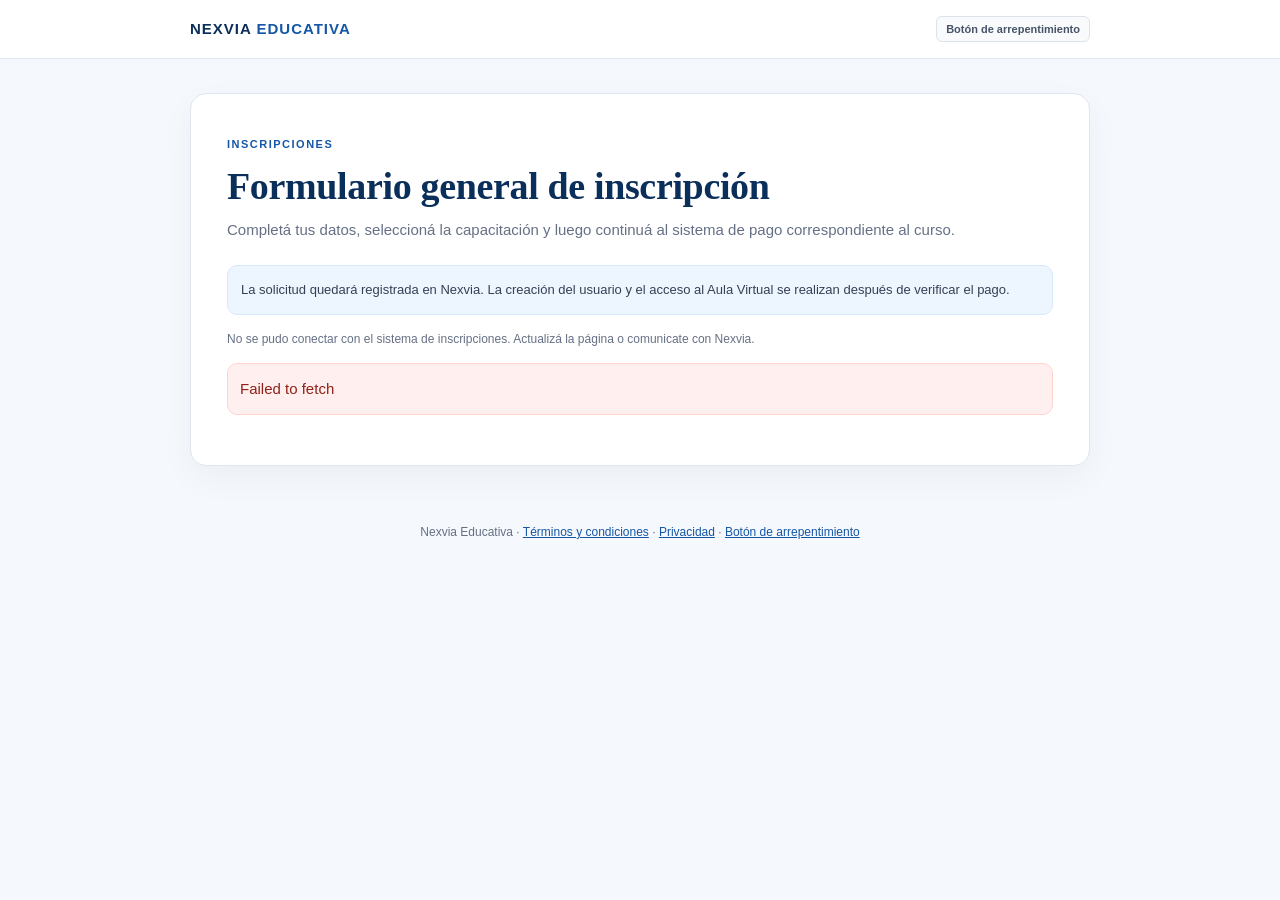
<file: inscripcion.html>
<!doctype html>
<html lang="es">
<head>
<meta charset="utf-8"><meta name="viewport" content="width=device-width, initial-scale=1">
<title>Formulario general de inscripción | Nexvia Educativa</title>
<meta name="description" content="Formulario general de inscripción a los cursos online de Nexvia Educativa.">
<style>
:root{--blue:#1557a6;--dark:#0b2f5b;--accent:#2f8fe6;--pale:#f5f8fc;--text:#172033;--muted:#667085;--border:#dfe6ef;--red:#b42318}
*{box-sizing:border-box}body{margin:0;font-family:"Segoe UI",Tahoma,Arial,sans-serif;background:var(--pale);color:var(--text);font-size:15px;line-height:1.7;-webkit-font-smoothing:antialiased}a{color:var(--blue)}.wrap{width:min(900px,92%);margin:0 auto}.bar{background:white;border-bottom:1px solid var(--border);padding:16px 0}.bar .wrap{display:flex;justify-content:space-between;align-items:center;gap:12px;flex-wrap:wrap}.brand{font-weight:900;color:var(--dark);letter-spacing:1px;text-decoration:none}.brand span{color:var(--blue)}.btn{display:inline-flex;align-items:center;justify-content:center;border:0;border-radius:9px;padding:12px 17px;background:var(--blue);color:white;font-weight:700;text-decoration:none;cursor:pointer}.btn:hover{background:var(--dark)}.btn-secondary{background:white;color:var(--blue);border:1px solid var(--border)}.btn-danger{background:#fff0ef;color:var(--red);border:1px solid #ffd4cf}.card{background:white;border:1px solid var(--border);border-radius:16px;padding:clamp(20px,4vw,36px);margin:34px auto;box-shadow:0 12px 35px #12355a0b}.eyebrow{font-size:11px;letter-spacing:1.5px;color:var(--blue);font-weight:900}.title{font-family:Georgia,"Times New Roman",serif;font-weight:600;letter-spacing:-.35px;color:var(--dark);font-size:clamp(27px,4vw,38px);line-height:1.2;margin:8px 0}.lead{color:var(--muted);margin:0 0 22px}.field{display:flex;flex-direction:column;gap:6px;margin:15px 0}.field label{font-size:13px;font-weight:650;letter-spacing:.1px;color:#344054}.field input,.field select,.field textarea{width:100%;border:1px solid #cfd8e3;border-radius:9px;padding:12px 13px;background:#fff;color:var(--text);font:inherit}.field textarea{min-height:100px;resize:vertical}.field input:focus,.field select:focus,.field textarea:focus{outline:3px solid #2f8fe625;border-color:var(--accent)}.grid{display:grid;grid-template-columns:1fr 1fr;gap:0 15px}.wide{grid-column:1/-1}.check{display:flex;gap:10px;align-items:flex-start;margin:18px 0;padding:14px;border:1px solid var(--border);border-radius:10px;background:#f8fbff}.check input{margin-top:4px;accent-color:var(--blue)}.small{font-size:12px;color:var(--muted)}.notice{background:#edf5ff;border:1px solid #d6e8ff;border-radius:10px;padding:13px;color:#344054;font-size:13px}.error{display:none;background:#fff0ef;color:#912018;border:1px solid #ffd4cf;border-radius:10px;padding:12px;margin:14px 0}.success{display:none;background:#eefaf2;border:1px solid #ccebd6;border-radius:12px;padding:20px;margin-top:20px}.success h2{color:#166534;margin:0 0 7px}.actions{display:flex;gap:10px;flex-wrap:wrap;margin-top:18px}.footer{padding:22px 0 35px;text-align:center;color:var(--muted);font-size:12px}.honeypot{position:absolute!important;left:-10000px!important;width:1px!important;height:1px!important;overflow:hidden!important}@media(max-width:650px){.grid{grid-template-columns:1fr}.bar .wrap{align-items:flex-start}.bar .btn{width:100%}.card{margin:18px auto}}
.consumer-link{display:inline-flex;align-items:center;justify-content:center;padding:5px 9px;border:1px solid #dce3eb;border-radius:6px;background:#f8fafc;color:#475467;text-decoration:none;font-size:11px;font-weight:600;line-height:1.3;white-space:nowrap;transition:background .18s,border-color .18s,color .18s}.consumer-link:hover{background:#fff;border-color:#b8c9dd;color:var(--blue)}</style>
</head>
<body>
<header class="bar"><div class="wrap"><a class="brand" href="index.html">NEXVIA <span>EDUCATIVA</span></a><a class="consumer-link" href="arrepentimiento.html">Botón de arrepentimiento</a></div></header>
<main class="wrap"><section class="card">
<span class="eyebrow">INSCRIPCIONES</span><h1 class="title">Formulario general de inscripción</h1>
<p class="lead">Completá tus datos, seleccioná la capacitación y luego continuá al sistema de pago correspondiente al curso.</p>
<div class="notice">La solicitud quedará registrada en Nexvia. La creación del usuario y el acceso al Aula Virtual se realizan después de verificar el pago.</div>
<div id="load-message" class="small" style="margin-top:14px">Cargando cursos disponibles…</div>
<div id="form-error" class="error" role="alert"></div>
<form id="enrollment-form" style="display:none">
<div class="grid">
<div class="field wide"><label for="nombre">Nombre completo</label><input id="nombre" name="nombre" autocomplete="name" required maxlength="120"></div>
<div class="field"><label for="dni">DNI</label><input id="dni" name="dni" inputmode="numeric" autocomplete="off" required maxlength="12" placeholder="Solo números"></div>
<div class="field"><label for="celular">Celular</label><input id="celular" name="celular" type="tel" autocomplete="tel" required maxlength="30" placeholder="Código de área + número"></div>
<div class="field wide"><label for="email">Correo electrónico</label><input id="email" name="email" type="email" autocomplete="email" required maxlength="160"></div>
<div class="field wide"><label for="curso">Curso al que querés inscribirte</label><select id="curso" name="curso" required><option value="">Seleccioná un curso</option></select></div>
</div>
<div class="check"><input id="acepta" type="checkbox" required><label for="acepta">He leído y acepto los términos y condiciones de contratación. <a href="terminos-y-condiciones.html" target="_blank" rel="noopener">Ver aquí</a>. También podés consultar la <a href="politica-de-privacidad.html" target="_blank" rel="noopener">política de privacidad</a>.</label></div>
<div class="honeypot" aria-hidden="true"><label for="website">Dejar vacío</label><input id="website" tabindex="-1" autocomplete="off"></div>
<button id="submit-button" class="btn" type="submit">Enviar inscripción</button>
<p class="small">Al enviar, tus datos se guardan para gestionar la inscripción y el contacto relacionado con el curso seleccionado. No se envían a Google Forms ni a Google Sheets.</p>
</form>
<div id="success-box" class="success" role="status"><h2>¡Recibimos tu solicitud!</h2><p id="success-text"></p><p><strong>Código de solicitud:</strong> <span id="success-code"></span></p><p>El siguiente paso es realizar el pago del curso elegido. El pago se procesa en la aplicación correspondiente de Nexvia.</p><div class="actions"><a id="payment-button" class="btn" href="#" target="_blank" rel="noopener">Continuar al pago →</a><a class="btn btn-secondary" href="index.html">Volver a Nexvia</a></div></div>
</section></main>
<footer class="footer wrap">Nexvia Educativa · <a href="terminos-y-condiciones.html">Términos y condiciones</a> · <a href="politica-de-privacidad.html">Privacidad</a> · <a href="arrepentimiento.html">Botón de arrepentimiento</a></footer>
<script>
'use strict';
const API_URL = "https://nexvia-aula-api.mmo-nicolaspavon.workers.dev";
const $ = id => document.getElementById(id);
const form = $('enrollment-form');
let courses = [];
function showError(message) { const box=$('form-error'); box.textContent=message; box.style.display='block'; }
async function loadCourses() {
  try {
    const response = await fetch(API_URL + '/api/public/courses', {cache:'no-store'});
    const data = await response.json();
    if (!response.ok) throw new Error(data.error || 'No se pudieron cargar los cursos.');
    courses = (Array.isArray(data) ? data : []).filter(c => c.pagoConfigurado);
    const select = $('curso');
    select.innerHTML = '<option value="">Seleccioná un curso</option>' + courses.map(c => `<option value="${escapeHtml(c.id)}">${escapeHtml(c.nombre)}</option>`).join('');
    const requested = new URLSearchParams(location.search).get('curso');
    if (requested) { const found=courses.find(c=>c.id===requested || c.nombre.toLowerCase()===requested.toLowerCase()); if(found) select.value=found.id; }
    $('load-message').textContent = courses.length ? 'Elegí tu curso y completá los datos.' : 'En este momento no hay cursos habilitados para inscripción online. Comunicate con Nexvia por sus canales oficiales.';
    form.style.display = courses.length ? 'block' : 'none';
  } catch (error) { $('load-message').textContent='No se pudo conectar con el sistema de inscripciones. Actualizá la página o comunicate con Nexvia.'; showError(error.message); }
}
function escapeHtml(value) { return String(value ?? '').replace(/[&<>"']/g, c => ({'&':'&amp;','<':'&lt;','>':'&gt;','"':'&quot;',"'":'&#39;'}[c])); }
form.addEventListener('submit', async event => {
  event.preventDefault(); $('form-error').style.display='none';
  if (!form.reportValidity()) return;
  const button=$('submit-button'); button.disabled=true; button.textContent='Enviando…';
  const payload={nombre:$('nombre').value,dni:$('dni').value,email:$('email').value,celular:$('celular').value,cursoId:$('curso').value,aceptaTerminos:$('acepta').checked,website:$('website').value};
  try {
    const response=await fetch(API_URL+'/api/public/enrollments',{method:'POST',headers:{'Content-Type':'application/json'},body:JSON.stringify(payload)});
    const data=await response.json(); if(!response.ok) throw new Error(data.error||'No se pudo guardar la inscripción.');
    $('success-text').textContent=data.message+' Curso: '+data.curso+'.'; $('success-code').textContent=data.codigo;
    $('payment-button').href=data.paymentUrl; form.style.display='none'; $('success-box').style.display='block'; $('load-message').textContent='';
  } catch(error) { showError(error.message||'Ocurrió un error. Intentá nuevamente.'); button.disabled=false; button.textContent='Enviar inscripción'; }
});
loadCourses();
</script>
</body></html>
</file>
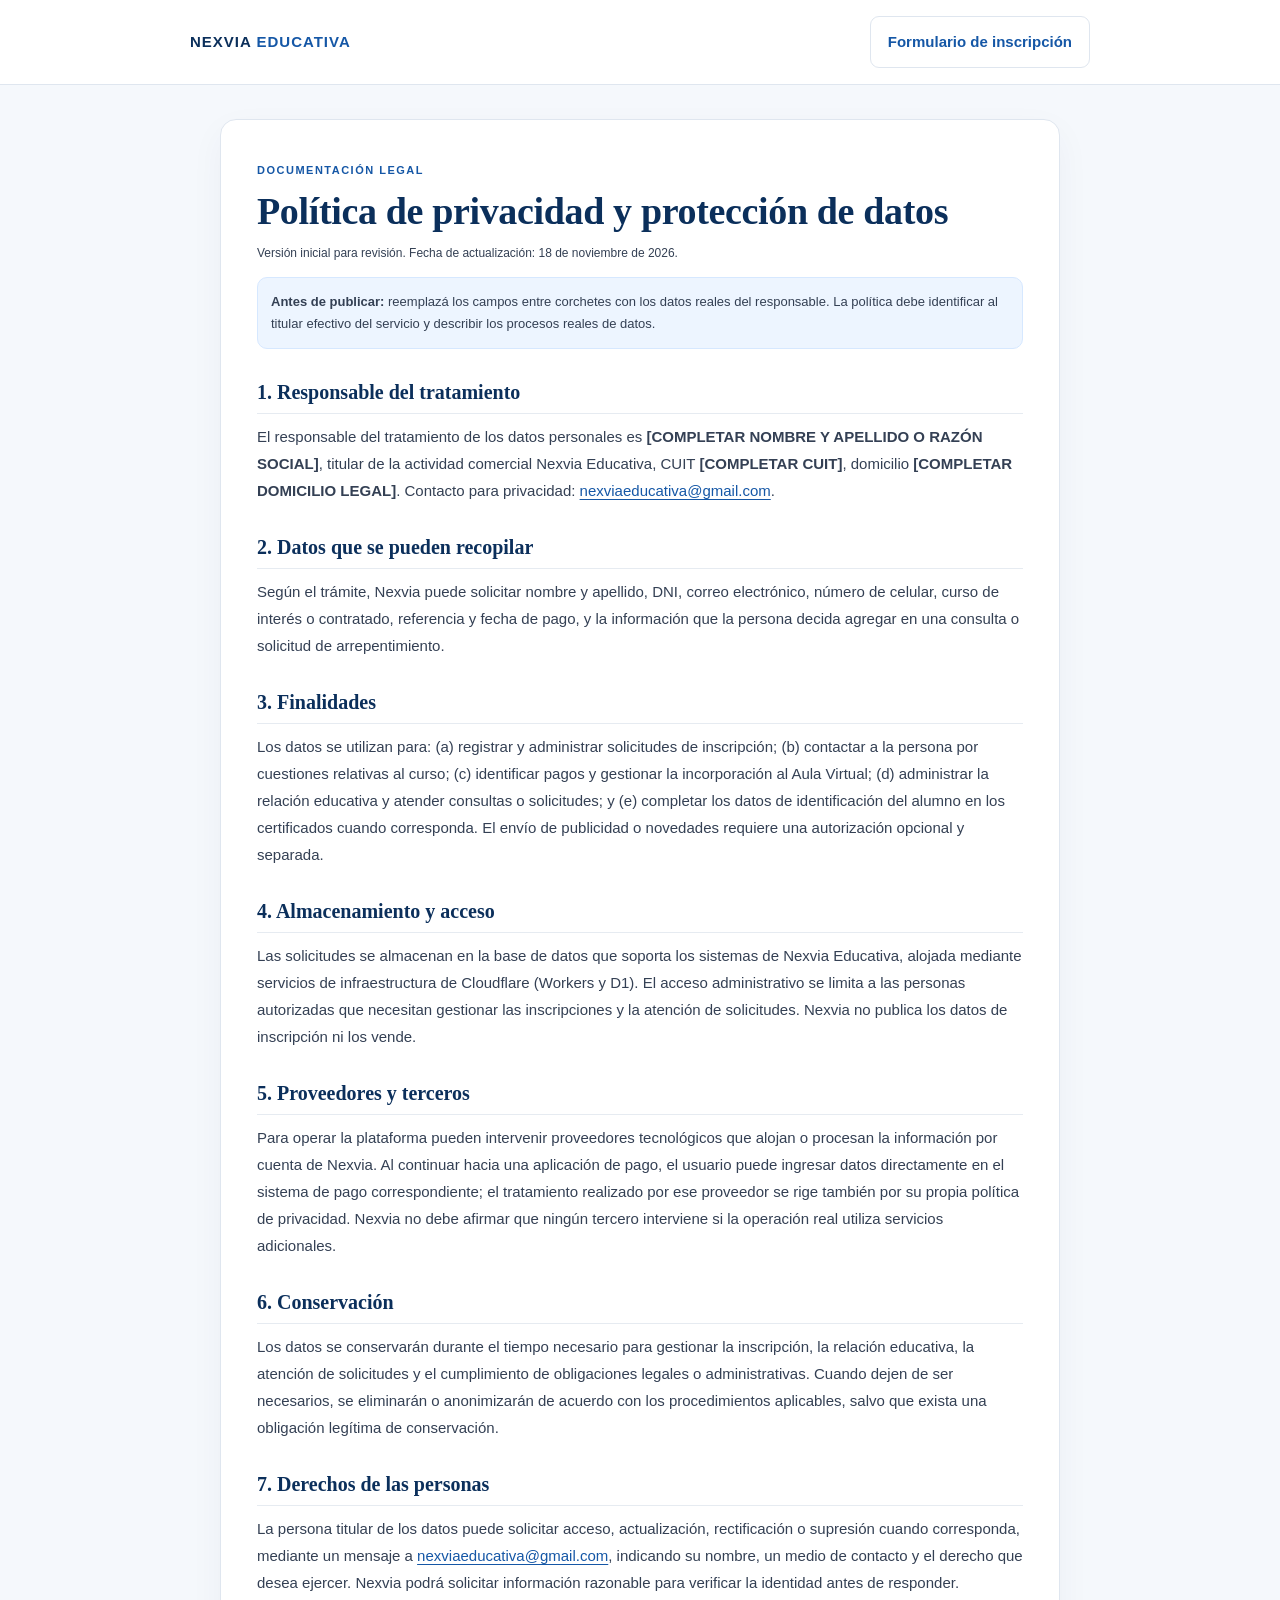
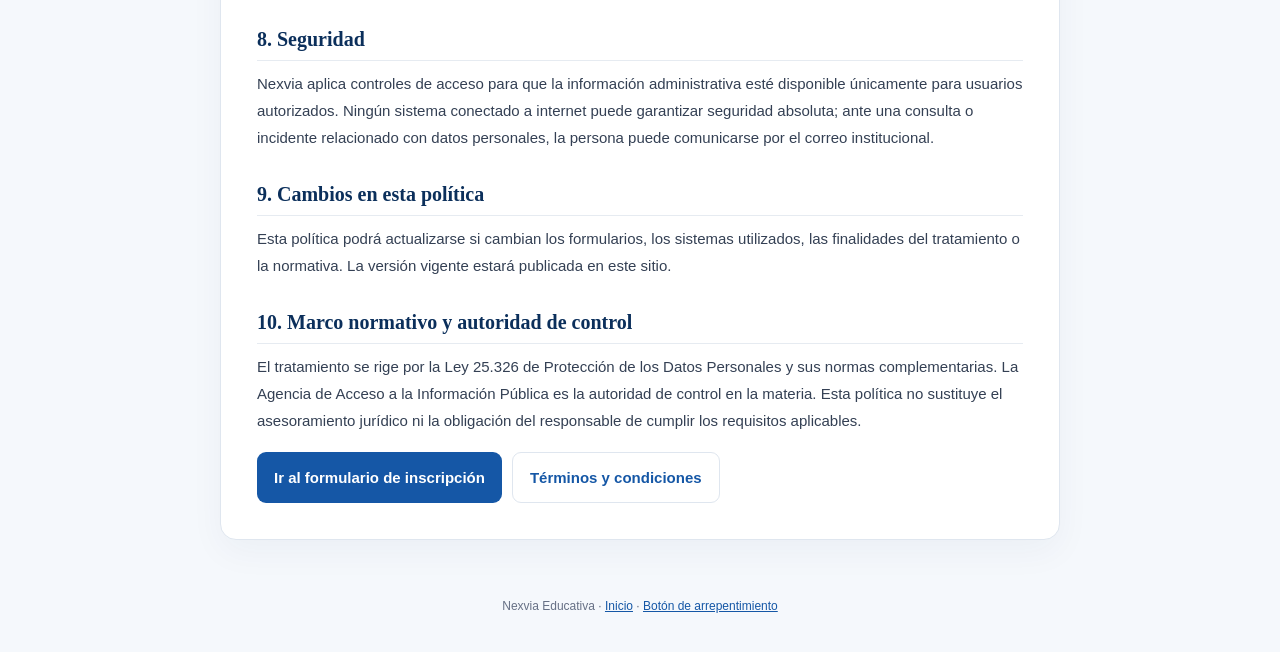
<file: politica-de-privacidad.html>
<!doctype html><html lang="es"><head><meta charset="utf-8"><meta name="viewport" content="width=device-width, initial-scale=1"><title>Política de privacidad | Nexvia Educativa</title><style>
:root{--blue:#1557a6;--dark:#0b2f5b;--accent:#2f8fe6;--pale:#f5f8fc;--text:#172033;--muted:#667085;--border:#dfe6ef;--red:#b42318}
*{box-sizing:border-box}body{margin:0;font-family:"Segoe UI",Tahoma,Arial,sans-serif;background:var(--pale);color:var(--text);font-size:15px;line-height:1.7;-webkit-font-smoothing:antialiased}a{color:var(--blue)}.wrap{width:min(900px,92%);margin:0 auto}.bar{background:white;border-bottom:1px solid var(--border);padding:16px 0}.bar .wrap{display:flex;justify-content:space-between;align-items:center;gap:12px;flex-wrap:wrap}.brand{font-weight:900;color:var(--dark);letter-spacing:1px;text-decoration:none}.brand span{color:var(--blue)}.btn{display:inline-flex;align-items:center;justify-content:center;border:0;border-radius:9px;padding:12px 17px;background:var(--blue);color:white;font-weight:700;text-decoration:none;cursor:pointer}.btn:hover{background:var(--dark)}.btn-secondary{background:white;color:var(--blue);border:1px solid var(--border)}.btn-danger{background:#fff0ef;color:var(--red);border:1px solid #ffd4cf}.card{background:white;border:1px solid var(--border);border-radius:16px;padding:clamp(20px,4vw,36px);margin:34px auto;box-shadow:0 12px 35px #12355a0b}.eyebrow{font-size:11px;letter-spacing:1.5px;color:var(--blue);font-weight:900}.title{font-family:Georgia,"Times New Roman",serif;font-weight:600;letter-spacing:-.35px;color:var(--dark);font-size:clamp(27px,4vw,38px);line-height:1.2;margin:8px 0}.lead{color:var(--muted);margin:0 0 22px}.field{display:flex;flex-direction:column;gap:6px;margin:15px 0}.field label{font-size:13px;font-weight:650;letter-spacing:.1px;color:#344054}.field input,.field select,.field textarea{width:100%;border:1px solid #cfd8e3;border-radius:9px;padding:12px 13px;background:#fff;color:var(--text);font:inherit}.field textarea{min-height:100px;resize:vertical}.field input:focus,.field select:focus,.field textarea:focus{outline:3px solid #2f8fe625;border-color:var(--accent)}.grid{display:grid;grid-template-columns:1fr 1fr;gap:0 15px}.wide{grid-column:1/-1}.check{display:flex;gap:10px;align-items:flex-start;margin:18px 0;padding:14px;border:1px solid var(--border);border-radius:10px;background:#f8fbff}.check input{margin-top:4px;accent-color:var(--blue)}.small{font-size:12px;color:var(--muted)}.notice{background:#edf5ff;border:1px solid #d6e8ff;border-radius:10px;padding:13px;color:#344054;font-size:13px}.error{display:none;background:#fff0ef;color:#912018;border:1px solid #ffd4cf;border-radius:10px;padding:12px;margin:14px 0}.success{display:none;background:#eefaf2;border:1px solid #ccebd6;border-radius:12px;padding:20px;margin-top:20px}.success h2{color:#166534;margin:0 0 7px}.actions{display:flex;gap:10px;flex-wrap:wrap;margin-top:18px}.footer{padding:22px 0 35px;text-align:center;color:var(--muted);font-size:12px}.honeypot{position:absolute!important;left:-10000px!important;width:1px!important;height:1px!important;overflow:hidden!important}@media(max-width:650px){.grid{grid-template-columns:1fr}.bar .wrap{align-items:flex-start}.bar .btn{width:100%}.card{margin:18px auto}}
.consumer-link{display:inline-flex;align-items:center;justify-content:center;padding:5px 9px;border:1px solid #dce3eb;border-radius:6px;background:#f8fafc;color:#475467;text-decoration:none;font-size:11px;font-weight:600;line-height:1.3;white-space:nowrap;transition:background .18s,border-color .18s,color .18s}.consumer-link:hover{background:#fff;border-color:#b8c9dd;color:var(--blue)}article.legal-document{max-width:840px}article.legal-document h2{font-family:Georgia,"Times New Roman",serif;font-size:20px;font-weight:600;line-height:1.3;color:var(--dark);margin:30px 0 9px;padding-bottom:8px;border-bottom:1px solid #e6ebf1}article.legal-document p{font-size:15px;line-height:1.8;color:#344054;margin:9px 0 14px}article.legal-document li{font-size:15px;line-height:1.75;color:#344054}article.legal-document a{text-underline-offset:3px}article.legal-document .small{font-size:12px;line-height:1.6}</style></head><body>
<header class="bar"><div class="wrap"><a class="brand" href="index.html">NEXVIA <span>EDUCATIVA</span></a><a class="btn btn-secondary" href="inscripcion.html">Formulario de inscripción</a></div></header>
<main class="wrap"><article class="card legal-document"><span class="eyebrow">DOCUMENTACIÓN LEGAL</span><h1 class="title">Política de privacidad y protección de datos</h1><p class="small">Versión inicial para revisión. Fecha de actualización: 18 de noviembre de 2026.</p>
<div class="notice"><strong>Antes de publicar:</strong> reemplazá los campos entre corchetes con los datos reales del responsable. La política debe identificar al titular efectivo del servicio y describir los procesos reales de datos.</div>
<h2>1. Responsable del tratamiento</h2><p>El responsable del tratamiento de los datos personales es <strong>[COMPLETAR NOMBRE Y APELLIDO O RAZÓN SOCIAL]</strong>, titular de la actividad comercial Nexvia Educativa, CUIT <strong>[COMPLETAR CUIT]</strong>, domicilio <strong>[COMPLETAR DOMICILIO LEGAL]</strong>. Contacto para privacidad: <a href="mailto:nexviaeducativa@gmail.com">nexviaeducativa@gmail.com</a>.</p>
<h2>2. Datos que se pueden recopilar</h2><p>Según el trámite, Nexvia puede solicitar nombre y apellido, DNI, correo electrónico, número de celular, curso de interés o contratado, referencia y fecha de pago, y la información que la persona decida agregar en una consulta o solicitud de arrepentimiento.</p>
<h2>3. Finalidades</h2><p>Los datos se utilizan para: (a) registrar y administrar solicitudes de inscripción; (b) contactar a la persona por cuestiones relativas al curso; (c) identificar pagos y gestionar la incorporación al Aula Virtual; (d) administrar la relación educativa y atender consultas o solicitudes; y (e) completar los datos de identificación del alumno en los certificados cuando corresponda. El envío de publicidad o novedades requiere una autorización opcional y separada.</p>
<h2>4. Almacenamiento y acceso</h2><p>Las solicitudes se almacenan en la base de datos que soporta los sistemas de Nexvia Educativa, alojada mediante servicios de infraestructura de Cloudflare (Workers y D1). El acceso administrativo se limita a las personas autorizadas que necesitan gestionar las inscripciones y la atención de solicitudes. Nexvia no publica los datos de inscripción ni los vende.</p>
<h2>5. Proveedores y terceros</h2><p>Para operar la plataforma pueden intervenir proveedores tecnológicos que alojan o procesan la información por cuenta de Nexvia. Al continuar hacia una aplicación de pago, el usuario puede ingresar datos directamente en el sistema de pago correspondiente; el tratamiento realizado por ese proveedor se rige también por su propia política de privacidad. Nexvia no debe afirmar que ningún tercero interviene si la operación real utiliza servicios adicionales.</p>
<h2>6. Conservación</h2><p>Los datos se conservarán durante el tiempo necesario para gestionar la inscripción, la relación educativa, la atención de solicitudes y el cumplimiento de obligaciones legales o administrativas. Cuando dejen de ser necesarios, se eliminarán o anonimizarán de acuerdo con los procedimientos aplicables, salvo que exista una obligación legítima de conservación.</p>
<h2>7. Derechos de las personas</h2><p>La persona titular de los datos puede solicitar acceso, actualización, rectificación o supresión cuando corresponda, mediante un mensaje a <a href="mailto:nexviaeducativa@gmail.com">nexviaeducativa@gmail.com</a>, indicando su nombre, un medio de contacto y el derecho que desea ejercer. Nexvia podrá solicitar información razonable para verificar la identidad antes de responder.</p>
<h2>8. Seguridad</h2><p>Nexvia aplica controles de acceso para que la información administrativa esté disponible únicamente para usuarios autorizados. Ningún sistema conectado a internet puede garantizar seguridad absoluta; ante una consulta o incidente relacionado con datos personales, la persona puede comunicarse por el correo institucional.</p>
<h2>9. Cambios en esta política</h2><p>Esta política podrá actualizarse si cambian los formularios, los sistemas utilizados, las finalidades del tratamiento o la normativa. La versión vigente estará publicada en este sitio.</p>
<h2>10. Marco normativo y autoridad de control</h2><p>El tratamiento se rige por la Ley 25.326 de Protección de los Datos Personales y sus normas complementarias. La Agencia de Acceso a la Información Pública es la autoridad de control en la materia. Esta política no sustituye el asesoramiento jurídico ni la obligación del responsable de cumplir los requisitos aplicables.</p>
<div class="actions"><a class="btn" href="inscripcion.html">Ir al formulario de inscripción</a><a class="btn btn-secondary" href="terminos-y-condiciones.html">Términos y condiciones</a></div>
</article></main><footer class="footer wrap">Nexvia Educativa · <a href="index.html">Inicio</a> · <a href="arrepentimiento.html">Botón de arrepentimiento</a></footer></body></html>
</file>
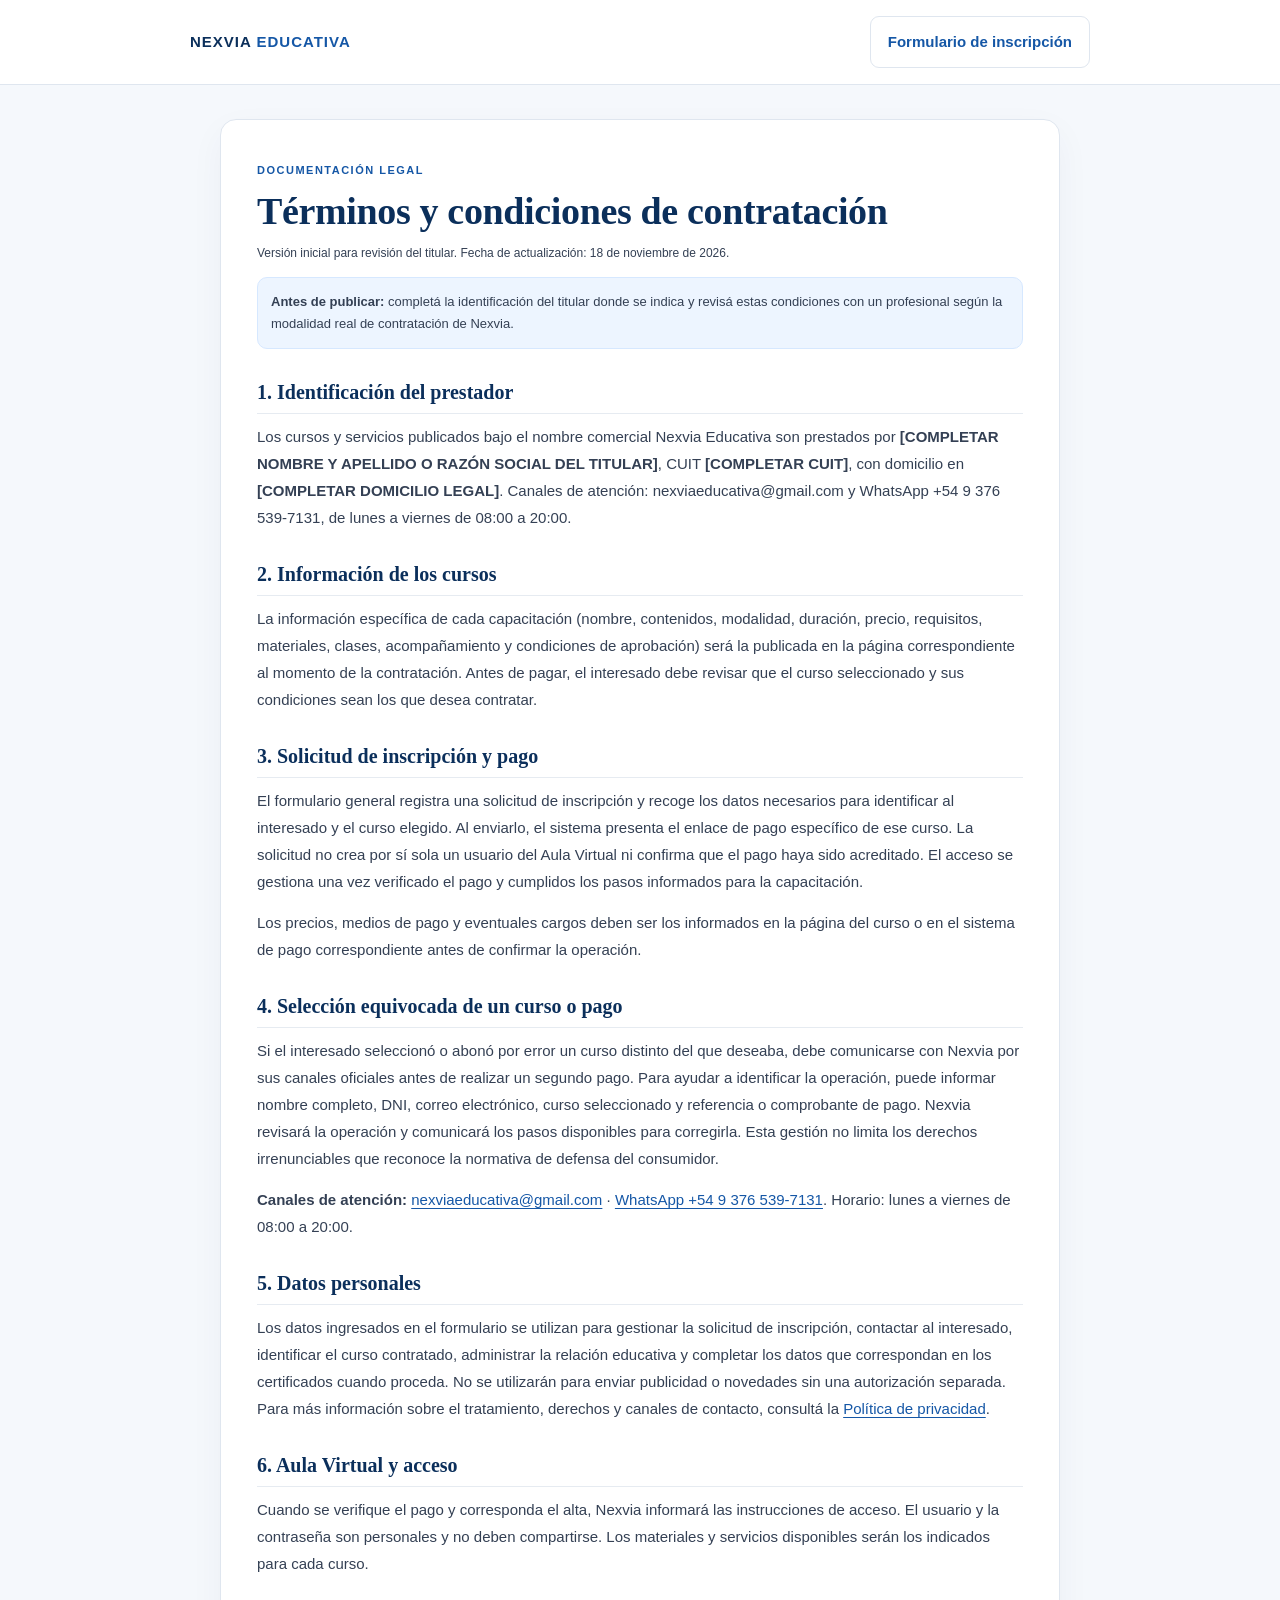
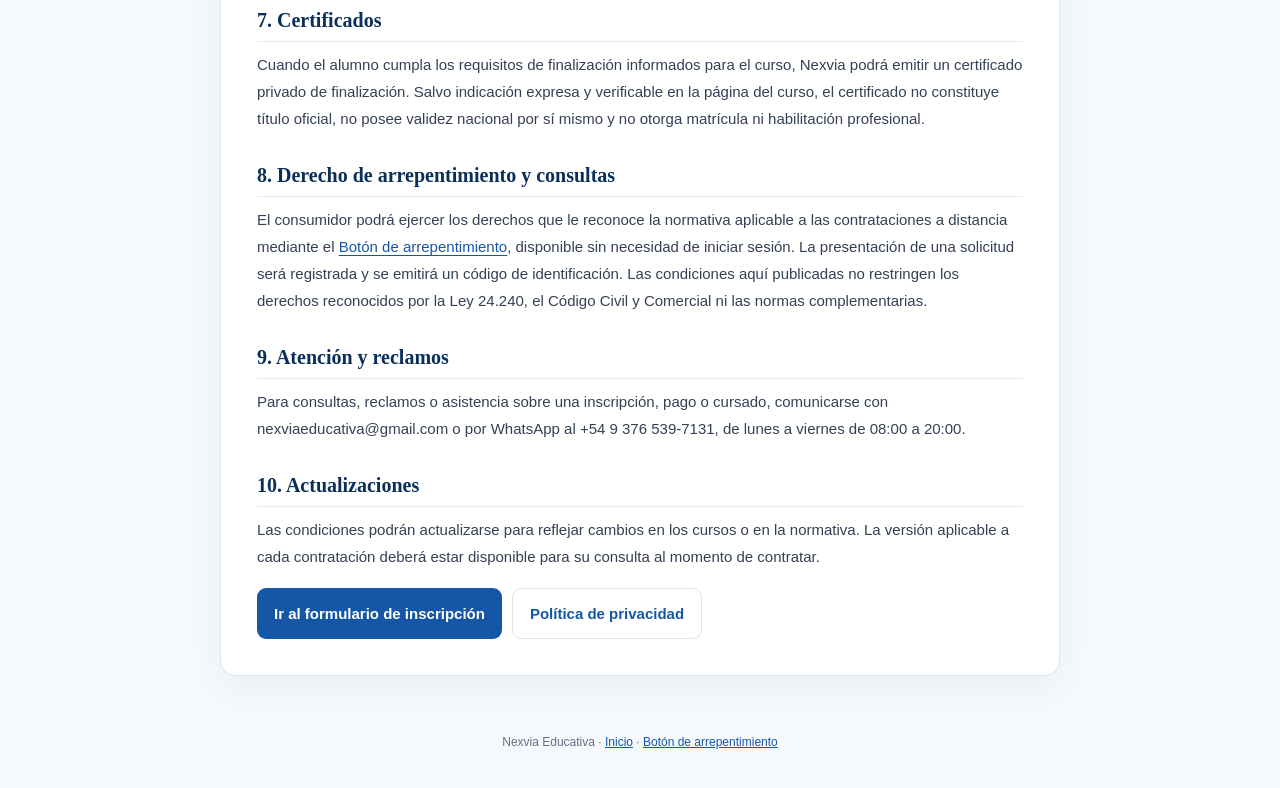
<file: terminos-y-condiciones.html>
<!doctype html><html lang="es"><head><meta charset="utf-8"><meta name="viewport" content="width=device-width, initial-scale=1"><title>Términos y condiciones de contratación | Nexvia Educativa</title><style>
:root{--blue:#1557a6;--dark:#0b2f5b;--accent:#2f8fe6;--pale:#f5f8fc;--text:#172033;--muted:#667085;--border:#dfe6ef;--red:#b42318}
*{box-sizing:border-box}body{margin:0;font-family:"Segoe UI",Tahoma,Arial,sans-serif;background:var(--pale);color:var(--text);font-size:15px;line-height:1.7;-webkit-font-smoothing:antialiased}a{color:var(--blue)}.wrap{width:min(900px,92%);margin:0 auto}.bar{background:white;border-bottom:1px solid var(--border);padding:16px 0}.bar .wrap{display:flex;justify-content:space-between;align-items:center;gap:12px;flex-wrap:wrap}.brand{font-weight:900;color:var(--dark);letter-spacing:1px;text-decoration:none}.brand span{color:var(--blue)}.btn{display:inline-flex;align-items:center;justify-content:center;border:0;border-radius:9px;padding:12px 17px;background:var(--blue);color:white;font-weight:700;text-decoration:none;cursor:pointer}.btn:hover{background:var(--dark)}.btn-secondary{background:white;color:var(--blue);border:1px solid var(--border)}.btn-danger{background:#fff0ef;color:var(--red);border:1px solid #ffd4cf}.card{background:white;border:1px solid var(--border);border-radius:16px;padding:clamp(20px,4vw,36px);margin:34px auto;box-shadow:0 12px 35px #12355a0b}.eyebrow{font-size:11px;letter-spacing:1.5px;color:var(--blue);font-weight:900}.title{font-family:Georgia,"Times New Roman",serif;font-weight:600;letter-spacing:-.35px;color:var(--dark);font-size:clamp(27px,4vw,38px);line-height:1.2;margin:8px 0}.lead{color:var(--muted);margin:0 0 22px}.field{display:flex;flex-direction:column;gap:6px;margin:15px 0}.field label{font-size:13px;font-weight:650;letter-spacing:.1px;color:#344054}.field input,.field select,.field textarea{width:100%;border:1px solid #cfd8e3;border-radius:9px;padding:12px 13px;background:#fff;color:var(--text);font:inherit}.field textarea{min-height:100px;resize:vertical}.field input:focus,.field select:focus,.field textarea:focus{outline:3px solid #2f8fe625;border-color:var(--accent)}.grid{display:grid;grid-template-columns:1fr 1fr;gap:0 15px}.wide{grid-column:1/-1}.check{display:flex;gap:10px;align-items:flex-start;margin:18px 0;padding:14px;border:1px solid var(--border);border-radius:10px;background:#f8fbff}.check input{margin-top:4px;accent-color:var(--blue)}.small{font-size:12px;color:var(--muted)}.notice{background:#edf5ff;border:1px solid #d6e8ff;border-radius:10px;padding:13px;color:#344054;font-size:13px}.error{display:none;background:#fff0ef;color:#912018;border:1px solid #ffd4cf;border-radius:10px;padding:12px;margin:14px 0}.success{display:none;background:#eefaf2;border:1px solid #ccebd6;border-radius:12px;padding:20px;margin-top:20px}.success h2{color:#166534;margin:0 0 7px}.actions{display:flex;gap:10px;flex-wrap:wrap;margin-top:18px}.footer{padding:22px 0 35px;text-align:center;color:var(--muted);font-size:12px}.honeypot{position:absolute!important;left:-10000px!important;width:1px!important;height:1px!important;overflow:hidden!important}@media(max-width:650px){.grid{grid-template-columns:1fr}.bar .wrap{align-items:flex-start}.bar .btn{width:100%}.card{margin:18px auto}}
.consumer-link{display:inline-flex;align-items:center;justify-content:center;padding:5px 9px;border:1px solid #dce3eb;border-radius:6px;background:#f8fafc;color:#475467;text-decoration:none;font-size:11px;font-weight:600;line-height:1.3;white-space:nowrap;transition:background .18s,border-color .18s,color .18s}.consumer-link:hover{background:#fff;border-color:#b8c9dd;color:var(--blue)}article.legal-document{max-width:840px}article.legal-document h2{font-family:Georgia,"Times New Roman",serif;font-size:20px;font-weight:600;line-height:1.3;color:var(--dark);margin:30px 0 9px;padding-bottom:8px;border-bottom:1px solid #e6ebf1}article.legal-document p{font-size:15px;line-height:1.8;color:#344054;margin:9px 0 14px}article.legal-document li{font-size:15px;line-height:1.75;color:#344054}article.legal-document a{text-underline-offset:3px}article.legal-document .small{font-size:12px;line-height:1.6}</style></head><body>
<header class="bar"><div class="wrap"><a class="brand" href="index.html">NEXVIA <span>EDUCATIVA</span></a><a class="btn btn-secondary" href="inscripcion.html">Formulario de inscripción</a></div></header>
<main class="wrap"><article class="card legal-document"><span class="eyebrow">DOCUMENTACIÓN LEGAL</span><h1 class="title">Términos y condiciones de contratación</h1><p class="small">Versión inicial para revisión del titular. Fecha de actualización: 18 de noviembre de 2026.</p>
<div class="notice"><strong>Antes de publicar:</strong> completá la identificación del titular donde se indica y revisá estas condiciones con un profesional según la modalidad real de contratación de Nexvia.</div>
<h2>1. Identificación del prestador</h2><p>Los cursos y servicios publicados bajo el nombre comercial Nexvia Educativa son prestados por <strong>[COMPLETAR NOMBRE Y APELLIDO O RAZÓN SOCIAL DEL TITULAR]</strong>, CUIT <strong>[COMPLETAR CUIT]</strong>, con domicilio en <strong>[COMPLETAR DOMICILIO LEGAL]</strong>. Canales de atención: nexviaeducativa@gmail.com y WhatsApp +54 9 376 539-7131, de lunes a viernes de 08:00 a 20:00.</p>
<h2>2. Información de los cursos</h2><p>La información específica de cada capacitación (nombre, contenidos, modalidad, duración, precio, requisitos, materiales, clases, acompañamiento y condiciones de aprobación) será la publicada en la página correspondiente al momento de la contratación. Antes de pagar, el interesado debe revisar que el curso seleccionado y sus condiciones sean los que desea contratar.</p>
<h2>3. Solicitud de inscripción y pago</h2><p>El formulario general registra una solicitud de inscripción y recoge los datos necesarios para identificar al interesado y el curso elegido. Al enviarlo, el sistema presenta el enlace de pago específico de ese curso. La solicitud no crea por sí sola un usuario del Aula Virtual ni confirma que el pago haya sido acreditado. El acceso se gestiona una vez verificado el pago y cumplidos los pasos informados para la capacitación.</p><p>Los precios, medios de pago y eventuales cargos deben ser los informados en la página del curso o en el sistema de pago correspondiente antes de confirmar la operación.</p>
<h2>4. Selección equivocada de un curso o pago</h2><p>Si el interesado seleccionó o abonó por error un curso distinto del que deseaba, debe comunicarse con Nexvia por sus canales oficiales antes de realizar un segundo pago. Para ayudar a identificar la operación, puede informar nombre completo, DNI, correo electrónico, curso seleccionado y referencia o comprobante de pago. Nexvia revisará la operación y comunicará los pasos disponibles para corregirla. Esta gestión no limita los derechos irrenunciables que reconoce la normativa de defensa del consumidor.</p>
<p><strong>Canales de atención:</strong> <a href="mailto:nexviaeducativa@gmail.com">nexviaeducativa@gmail.com</a> · <a href="https://wa.me/5493765397131" target="_blank" rel="noopener">WhatsApp +54 9 376 539-7131</a>. Horario: lunes a viernes de 08:00 a 20:00.</p>
<h2>5. Datos personales</h2><p>Los datos ingresados en el formulario se utilizan para gestionar la solicitud de inscripción, contactar al interesado, identificar el curso contratado, administrar la relación educativa y completar los datos que correspondan en los certificados cuando proceda. No se utilizarán para enviar publicidad o novedades sin una autorización separada. Para más información sobre el tratamiento, derechos y canales de contacto, consultá la <a href="politica-de-privacidad.html">Política de privacidad</a>.</p>
<h2>6. Aula Virtual y acceso</h2><p>Cuando se verifique el pago y corresponda el alta, Nexvia informará las instrucciones de acceso. El usuario y la contraseña son personales y no deben compartirse. Los materiales y servicios disponibles serán los indicados para cada curso.</p>
<h2>7. Certificados</h2><p>Cuando el alumno cumpla los requisitos de finalización informados para el curso, Nexvia podrá emitir un certificado privado de finalización. Salvo indicación expresa y verificable en la página del curso, el certificado no constituye título oficial, no posee validez nacional por sí mismo y no otorga matrícula ni habilitación profesional.</p>
<h2>8. Derecho de arrepentimiento y consultas</h2><p>El consumidor podrá ejercer los derechos que le reconoce la normativa aplicable a las contrataciones a distancia mediante el <a href="arrepentimiento.html">Botón de arrepentimiento</a>, disponible sin necesidad de iniciar sesión. La presentación de una solicitud será registrada y se emitirá un código de identificación. Las condiciones aquí publicadas no restringen los derechos reconocidos por la Ley 24.240, el Código Civil y Comercial ni las normas complementarias.</p>
<h2>9. Atención y reclamos</h2><p>Para consultas, reclamos o asistencia sobre una inscripción, pago o cursado, comunicarse con nexviaeducativa@gmail.com o por WhatsApp al +54 9 376 539-7131, de lunes a viernes de 08:00 a 20:00.</p>
<h2>10. Actualizaciones</h2><p>Las condiciones podrán actualizarse para reflejar cambios en los cursos o en la normativa. La versión aplicable a cada contratación deberá estar disponible para su consulta al momento de contratar.</p>
<div class="actions"><a class="btn" href="inscripcion.html">Ir al formulario de inscripción</a><a class="btn btn-secondary" href="politica-de-privacidad.html">Política de privacidad</a></div>
</article></main><footer class="footer wrap">Nexvia Educativa · <a href="index.html">Inicio</a> · <a href="arrepentimiento.html">Botón de arrepentimiento</a></footer></body></html>
</file>
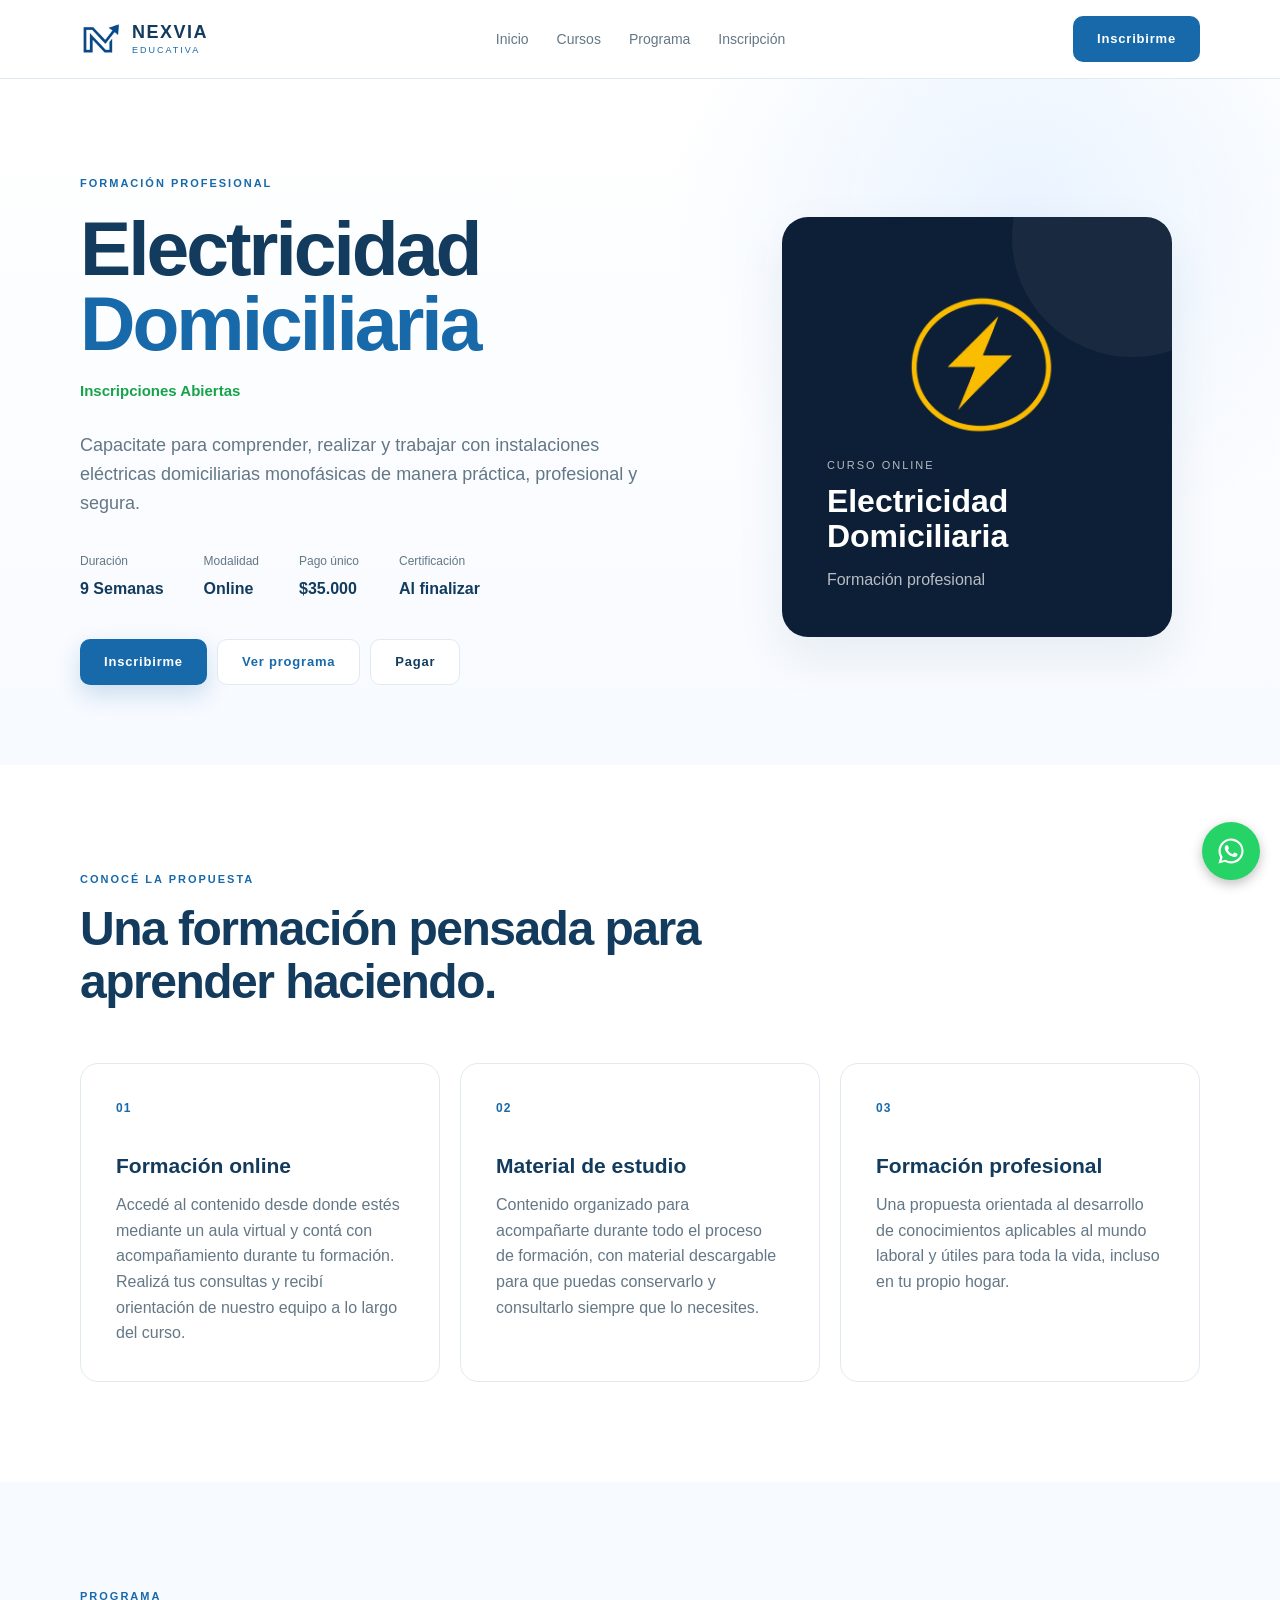
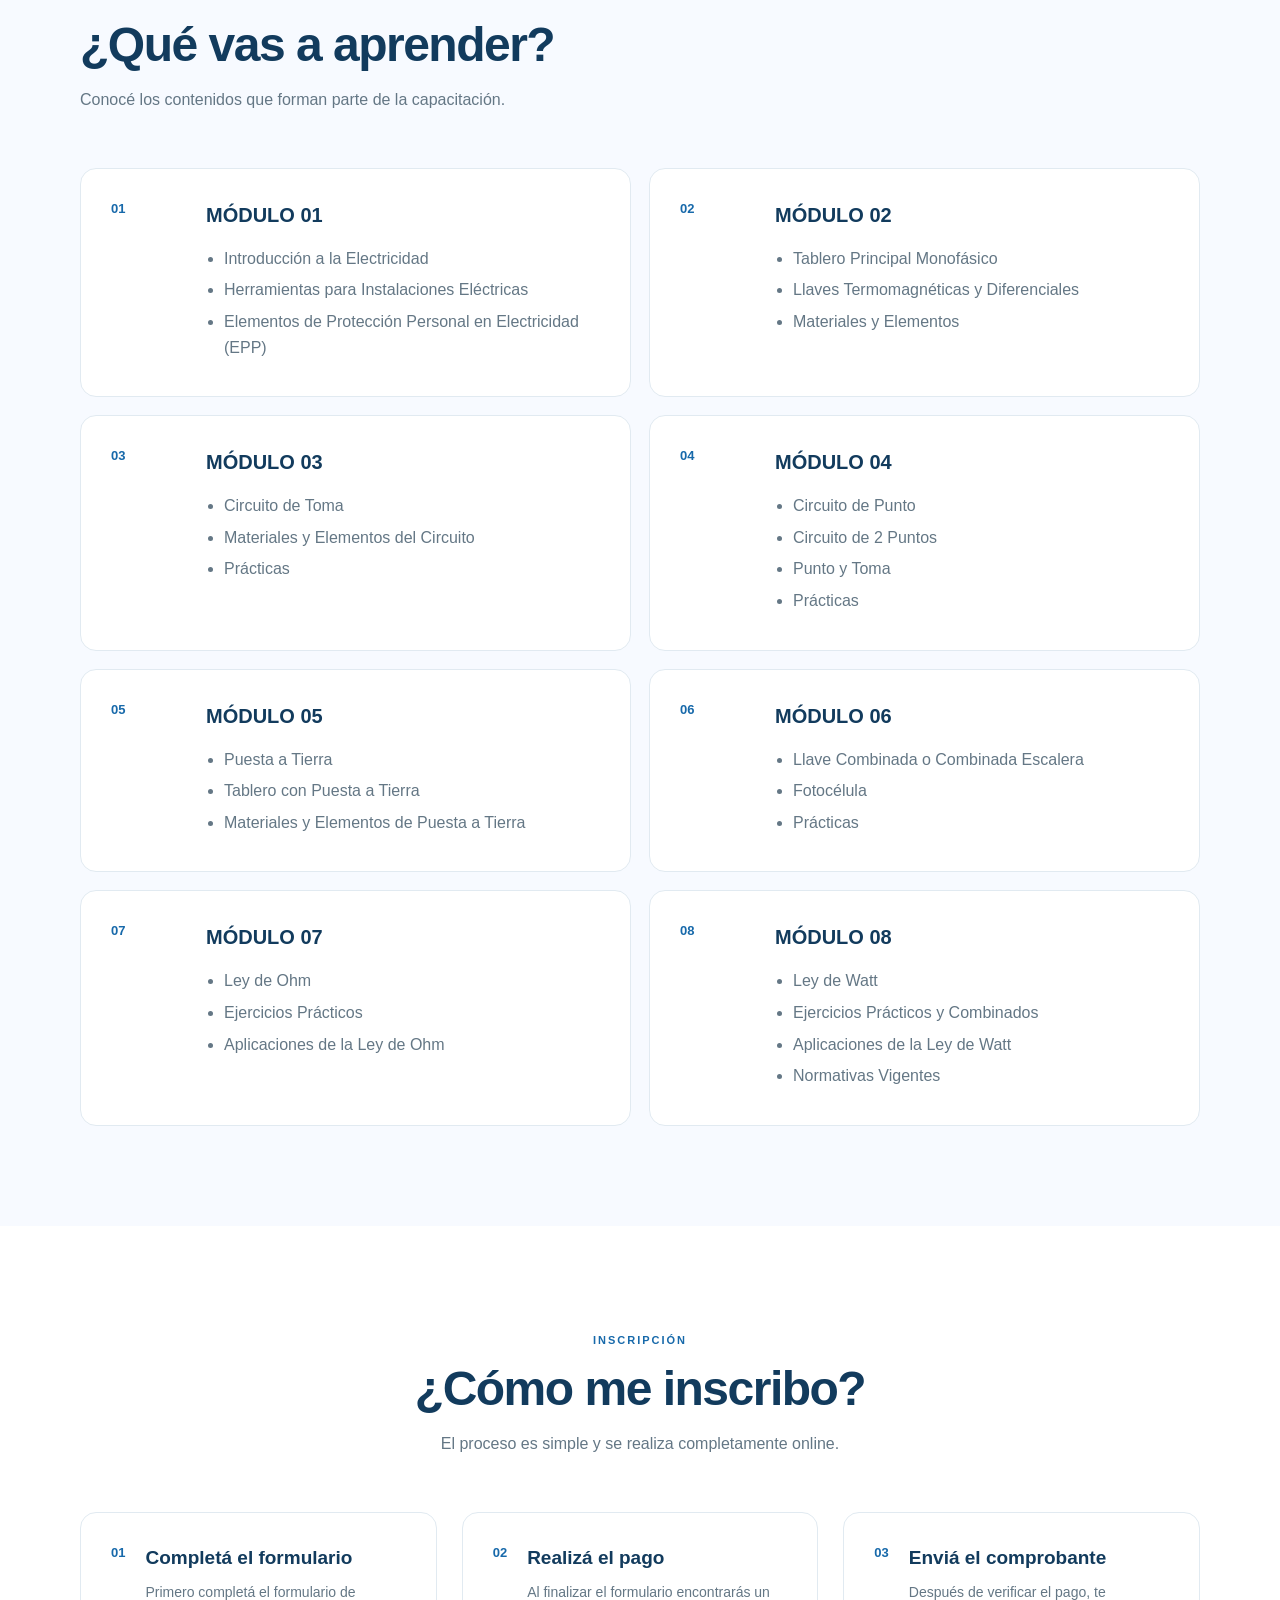
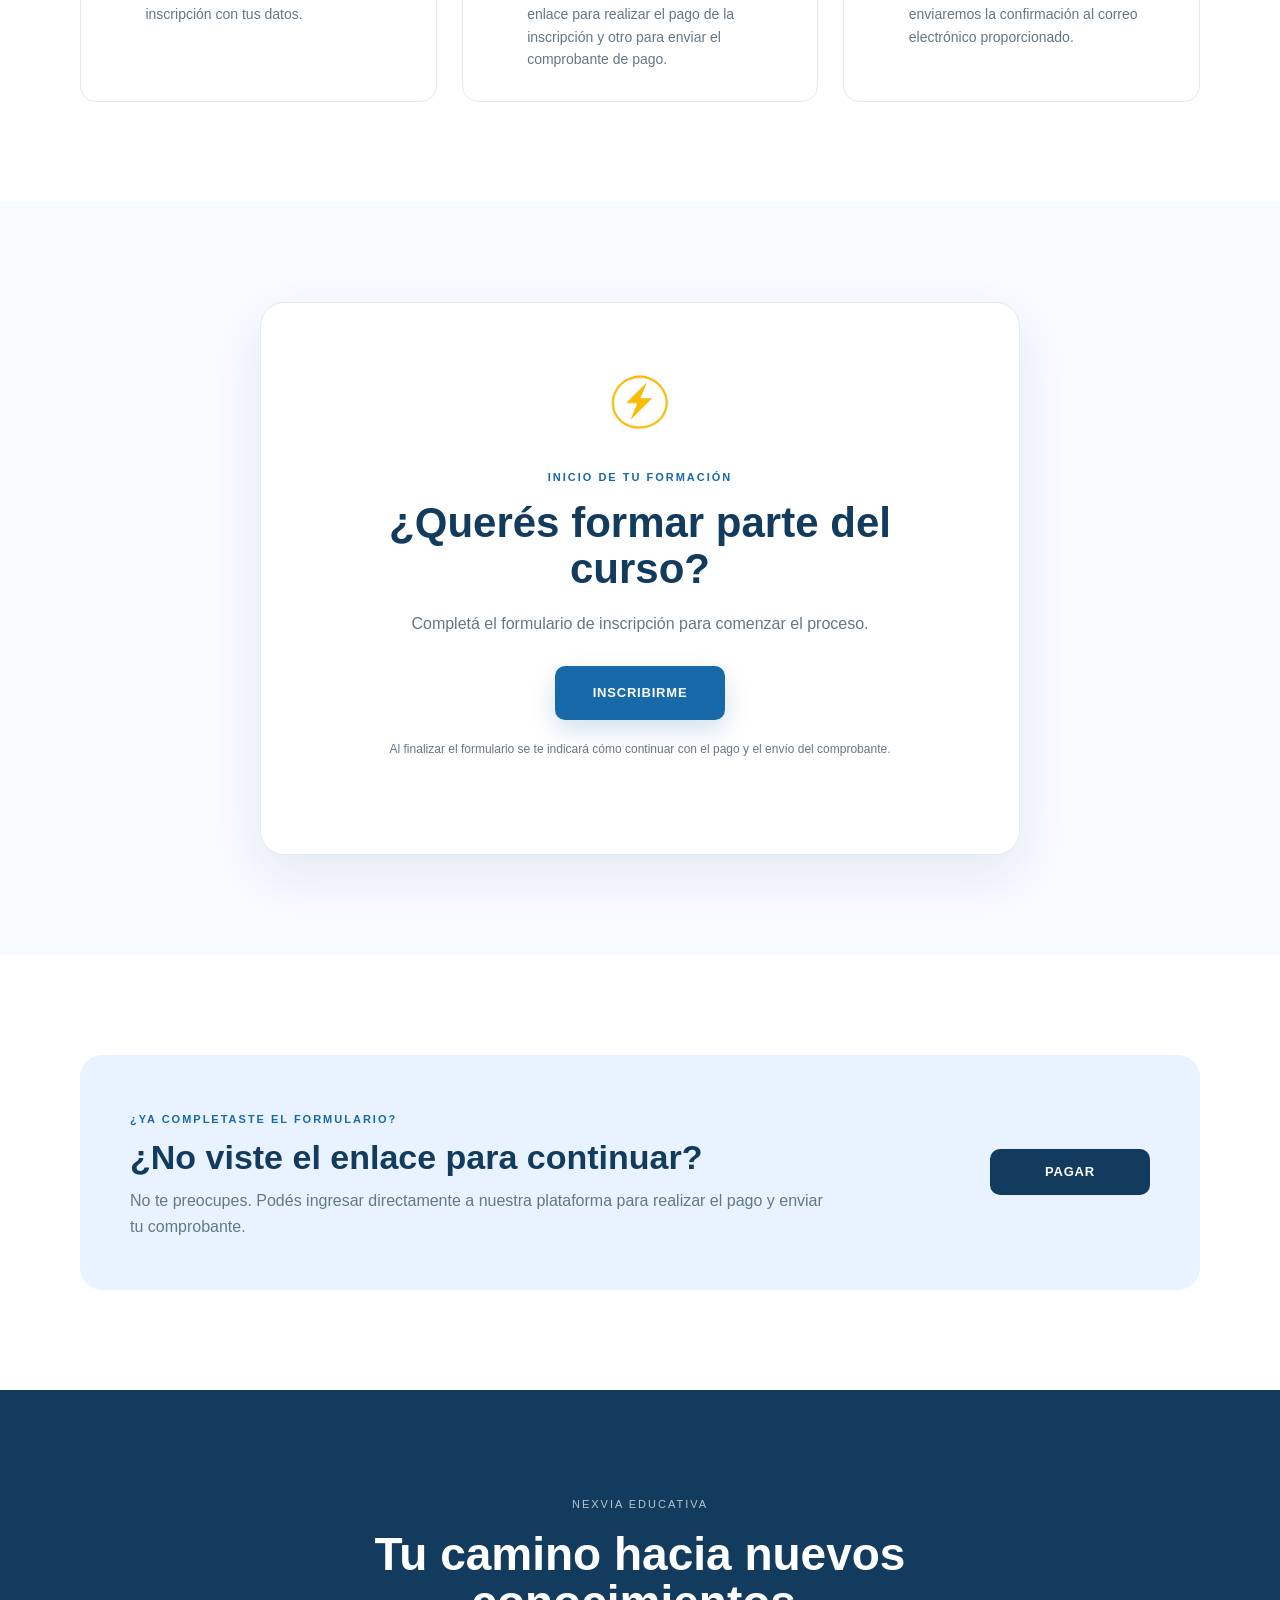
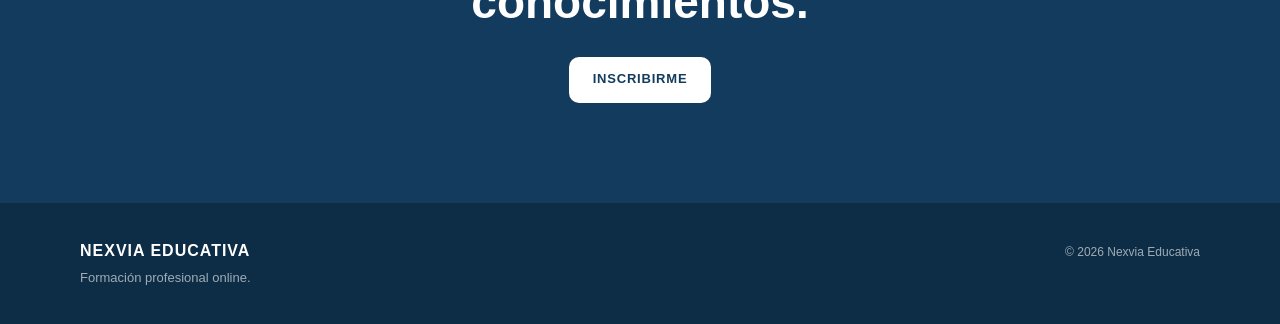
<file: Cursos/Electricidad/curso-electricidad.html>
<!DOCTYPE html>
<html lang="es">


<head>

    <!-- CONFIGURACIÓN GENERAL -->
    <meta charset="UTF-8">
    <meta name="viewport" content="width=device-width, initial-scale=1.0">

    <!-- SEO: título y descripción para Google -->
    <title>Curso de Electricidad Domiciliaria Online | Nexvia Educativa</title>

    <meta
        name="description"
        content="Estudiá electricidad domiciliaria online con Nexvia Educativa. Curso de 7 meses con aula virtual, material en PDF, videos, clases sincrónicas, consultas, asesorías y certificado al finalizar."
    >

    <!-- HOJA DE ESTILOS ORIGINAL: CONSERVAR -->
    <link rel="stylesheet" href="curso-electricidad.css">

</head>



<body>


    <!-- =====================================================
         ENCABEZADO / NAVBAR

         Acá podés modificar:
         - Nombre de Nexvia Educativa
         - Opciones del menú
         - Botón superior de inscripción
    ====================================================== -->

    <header class="navbar">

        <div class="contenedor navbar-contenido">


            <!-- MARCA -->

            <a href="../../index.html" class="marca">

                <img
                    src="Imagenes/logo.png"
                    alt="Nexvia Educativa"
                    class="logo-nexvia"
                >

                <div class="marca-texto">

                    <strong>NEXVIA</strong>

                    <span>EDUCATIVA</span>

                </div>

            </a>


            <!-- MENÚ -->

            <nav class="menu">

                <a href="../../index.html">
                    Inicio
                </a>

                <a href="../../index.html#cursos">
                    Cursos
                </a>

                <a href="#programa">
                    Programa
                </a>

                <a href="#inscripcion">
                    Inscripción
                </a>

            </nav>


            <!-- BOTÓN SUPERIOR -->

            <a
                href="https://docs.google.com/forms/d/e/1FAIpQLSdwnehUvEKyod_N-NtB9vEHG7lTjqQ8847Qst9_3Rv_xFJY7Q/viewform?usp=sharing&ouid=115905990872345977898"
                class="boton boton-nav"
                target="_blank"
            >
                Inscribirme
            </a>

        </div>

    </header>



    <main>


        <!-- =====================================================
             HERO / PRESENTACIÓN DEL CURSO

             ESTA ES LA PARTE MÁS IMPORTANTE.

             Los tres botones principales están juntos:

             1. INSCRIBIRME
             2. VER PROGRAMA
             3. PAGAR

             Así el usuario no necesita recorrer toda la página.
        ====================================================== -->

        <section class="hero-curso">

            <div class="contenedor hero-grid">


                <!-- INFORMACIÓN PRINCIPAL -->

                <div class="hero-informacion">


                    <span class="etiqueta">
                        FORMACIÓN PROFESIONAL
                    </span>


                    <h1>

                        Electricidad

                        <span>
                            Domiciliaria
                        </span>

                    </h1>

                    <span class="inscripciones-abiertas">
    Inscripciones Abiertas
</span>

                    <p class="hero-descripcion">

                        Capacitate para comprender, realizar y trabajar
                        con instalaciones eléctricas domiciliarias monofásicas de
                        manera práctica, profesional y segura.

                    </p>


                    <!-- DATOS DEL CURSO -->

                    <div class="datos-curso">


                        <div>

                            <span>
                                Duración
                            </span>

                            <strong>
                                9 Semanas
                            </strong>

                        </div>


                        <div>

                            <span>
                                Modalidad
                            </span>

                            <strong>
                                Online
                            </strong>

                        </div>


                        <div>

                            <span>
                                Pago único
                            </span>

                            <strong>
                                $35.000
                            </strong>

                        </div>

                        <div>

                            <span>
                                Certificación
                            </span>

                            <strong>
                                Al finalizar
                            </strong>

                        </div>


                    </div>


                    <!-- =================================================
                         BOTONES PRINCIPALES

                         IMPORTANTE:
                         Los tres accesos principales están juntos.

                         INSCRIBIRME → Formulario

                         VER PROGRAMA → Baja hasta el programa

                         PAGAR → Aplicación de pago
                    ================================================== -->

                    <div class="hero-botones">


                        <!-- BOTÓN INSCRIBIRME -->

                        <a
                            href="../../inscripcion.html?curso=Electricidad%20Domiciliaria"
                            class="boton boton-principal"
                            target="_blank"
                        >
                            Inscribirme
                        </a>


                        <!-- BOTÓN VER PROGRAMA -->

                        <a
                            href="#programa"
                            class="boton boton-secundario"
                        >
                            Ver programa
                        </a>


                        <!-- =================================================
                             BOTÓN PAGAR

                             Lleva directamente a la aplicación web
                             donde están las opciones de pago y
                             envío del comprobante.
                        ================================================== -->

                        <a
                            href="https://script.google.com/macros/s/AKfycbzI5kK8x4kFxEvnevEDWB_KWCMQ1QfmTPLNGSCXO_Rre-Mg6mGvVq3vzM-D1HYcX-8Q/exec"
                            class="boton boton-pago-hero"
                            target="_blank"
                        >
                            Pagar
                        </a>


                    </div>


                </div>



                <!-- =====================================================
                     TARJETA VISUAL DEL CURSO
                ====================================================== -->

                <div class="hero-visual">

                    <div class="visual-card">


                        <!-- LOGO DEL RAYO -->

                        <div class="rayo-contenedor">

                            <img
                                src="Imagenes/logo-rayo.png"
                                alt="Electricidad"
                            >

                        </div>


                        <span>
                            CURSO ONLINE
                        </span>


                        <h2>
                            Electricidad
                            Domiciliaria
                        </h2>


                        <p>
                            Formación profesional
                        </p>


                    </div>

                </div>

            </div>

        </section>



        <!-- =====================================================
             INFORMACIÓN DEL CURSO
        ====================================================== -->

        <section class="seccion informacion">

            <div class="contenedor">


                <div class="titulo-seccion">

                    <span>
                        CONOCÉ LA PROPUESTA
                    </span>

                    <h2>
                        Una formación pensada
                        para aprender haciendo.
                    </h2>

                </div>


                <div class="info-grid">


                    <article class="info-card">

                        <div class="numero-card">
                            01
                        </div>

                        <h3>
                            Formación online
                        </h3>

                        <p>
                            Accedé al contenido desde donde estés
                             mediante un aula virtual y contá con
                              acompañamiento durante tu formación.
                               Realizá tus consultas y recibí
                                orientación de nuestro equipo a
                                 lo largo del curso.
                        </p>

                    </article>


                    <article class="info-card">

                        <div class="numero-card">
                            02
                        </div>

                        <h3>
                            Material de estudio
                        </h3>

                        <p>
                            Contenido organizado para acompañarte
                             durante todo el proceso de formación,
                              con material descargable para que
                               puedas conservarlo y consultarlo
                                siempre que lo necesites.
                        </p>

                    </article>


                    <article class="info-card">

                        <div class="numero-card">
                            03
                        </div>

                        <h3>
                            Formación profesional
                        </h3>

                        <p>
                            Una propuesta orientada al desarrollo
                            de conocimientos aplicables al mundo
                             laboral y útiles para toda la 
                             vida, incluso en tu propio hogar.
                        </p>

                    </article>


                </div>

            </div>

        </section>



        <!-- =====================================================
             PROGRAMA DEL CURSO

             Acá posteriormente vamos a colocar el programa
             REAL y definitivo de Electricidad Domiciliaria.
        ====================================================== -->

        <section
            class="seccion programa"
            id="programa"
        >

            <div class="contenedor">


                <div class="titulo-seccion">

                    <span>
                        PROGRAMA
                    </span>

                    <h2>
                        ¿Qué vas a aprender?
                    </h2>

                    <p>
                        Conocé los contenidos que forman parte
                        de la capacitación.
                    </p>

                </div>


                <div class="modulos">


                    <!-- MÓDULO 01 -->

                    <article class="modulo">

                        <div class="modulo-numero">
                            01
                        </div>

                        <div class="modulo-contenido">

                            <h3>
                                MÓDULO 01
                            </h3>

                            <ul>

                                <li>
                                    Introducción a la Electricidad
                                </li>

                                <li>
                                    Herramientas para Instalaciones Eléctricas
                                </li>

                                <li>
                                    Elementos de Protección Personal en Electricidad (EPP)
                                </li>


                            </ul>

                        </div>

                    </article>



                    <!-- MÓDULO 02 -->

                    <article class="modulo">

                        <div class="modulo-numero">
                            02
                        </div>

                        <div class="modulo-contenido">

                            <h3>
                                MÓDULO 02
                            </h3>

                            <ul>

                                <li>
                                    Tablero Principal Monofásico
                                </li>

                                <li>
                                    Llaves Termomagnéticas y Diferenciales
                                </li>

                                <li>
                                    Materiales y Elementos
                                </li>


                            </ul>

                        </div>

                    </article>



                    <!-- MÓDULO 03 -->

                    <article class="modulo">

                        <div class="modulo-numero">
                            03
                        </div>

                        <div class="modulo-contenido">

                            <h3>
                                MÓDULO 03
                            </h3>

                            <ul>

                                <li>
                                    Circuito de Toma
                                </li>

                                <li>
                                    Materiales y Elementos del Circuito
                                </li>

                                <li>
                                    Prácticas
                                </li>


                            </ul>

                        </div>

                    </article>



                    <!-- MÓDULO 04 -->

                    <article class="modulo">

                        <div class="modulo-numero">
                            04
                        </div>

                        <div class="modulo-contenido">

                            <h3>
                                MÓDULO 04
                            </h3>

                            <ul>

                                <li>
                                    Circuito de Punto
                                </li>

                                <li>
                                    Circuito de 2 Puntos
                                </li>

                                <li>
                                    Punto y Toma
                                </li>

                                <li>
                                    Prácticas
                                </li>

                            </ul>

                        </div>

                    </article>



                    <!-- MÓDULO 05 -->

                    <article class="modulo">

                        <div class="modulo-numero">
                            05
                        </div>

                        <div class="modulo-contenido">

                            <h3>
                                MÓDULO 05
                            </h3>

                            <ul>

                                <li>
                                    Puesta a Tierra
                                </li>

                                <li>
                                    Tablero con Puesta a Tierra
                                </li>

                                <li>
                                    Materiales y Elementos de Puesta a Tierra
                                </li>


                            </ul>

                        </div>

                    </article>



                    <!-- MÓDULO 06 -->

                    <article class="modulo">

                        <div class="modulo-numero">
                            06
                        </div>

                        <div class="modulo-contenido">

                            <h3>
                                MÓDULO 06
                            </h3>

                            <ul>

                                <li>
                                    Llave Combinada o Combinada Escalera
                                </li>

                                <li>
                                    Fotocélula
                                </li>

                                <li>
                                    Prácticas
                                </li>


                            </ul>

                        </div>

                    </article>


                    <!-- MÓDULO 07 -->

                    <article class="modulo">

                        <div class="modulo-numero">
                            07
                        </div>

                        <div class="modulo-contenido">

                            <h3>
                                MÓDULO 07
                            </h3>

                            <ul>

                                <li>
                                    Ley de Ohm
                                </li>

                                <li>
                                    Ejercicios Prácticos
                                </li>

                                <li>
                                    Aplicaciones de la Ley de Ohm
                                </li>


                            </ul>

                        </div>

                    </article>


                    <!-- MÓDULO 08 -->

                    <article class="modulo">

                        <div class="modulo-numero">
                            08
                        </div>

                        <div class="modulo-contenido">

                            <h3>
                                MÓDULO 08
                            </h3>

                            <ul>

                                <li>
                                    Ley de Watt
                                </li>

                                <li>
                                    Ejercicios Prácticos y Combinados
                                </li>

                                <li>
                                    Aplicaciones de la Ley de Watt
                                </li>

                                <li>
                                    Normativas Vigentes
                                </li>

                            </ul>

                        </div>

                    </article>


                </div>

            </div>

        </section>



        <!-- =====================================================
             PROCESO DE INSCRIPCIÓN

             Explica claramente el recorrido:

             01 → Formulario
             02 → Pago
             03 → Comprobante
        ====================================================== -->

        <section class="seccion proceso">

            <div class="contenedor">


                <div class="titulo-seccion centrado">

                    <span>
                        INSCRIPCIÓN
                    </span>

                    <h2>
                        ¿Cómo me inscribo?
                    </h2>

                    <p>
                        El proceso es simple y se realiza
                        completamente online.
                    </p>

                </div>


                <div class="pasos">


                    <article class="paso">

                        <div class="paso-numero">
                            01
                        </div>

                        <div>

                            <h3>
                                Completá el formulario
                            </h3>

                            <p>
                                Primero completá el formulario
                                de inscripción con tus datos.
                            </p>

                        </div>

                    </article>



                    <article class="paso">

                        <div class="paso-numero">
                            02
                        </div>

                        <div>

                            <h3>
                                Realizá el pago
                            </h3>

                            <p>
                                Al finalizar el formulario
                                encontrarás un enlace para realizar
                                el pago de la inscripción y otro 
                                para enviar el comprobante de pago.
                            </p>

                        </div>

                    </article>



                    <article class="paso">

                        <div class="paso-numero">
                            03
                        </div>

                        <div>

                            <h3>
                                Enviá el comprobante
                            </h3>

                            <p>
                                Después de verificar el pago,
                                te enviaremos la confirmación al
                                correo electrónico proporcionado.

                        </div>

                    </article>


                </div>

            </div>

        </section>



        <!-- =====================================================
             INSCRIPCIÓN

             Esta sección queda como segundo punto de acceso
             al formulario.
        ====================================================== -->

        <section
            class="seccion inscripcion"
            id="inscripcion"
        >

            <div class="contenedor">


                <div class="inscripcion-card">


                    <div class="inscripcion-icono">

                        <img
                            src="Imagenes/logo-rayo.png"
                            alt="Nexvia Educativa"
                        >

                    </div>


                    <span>
                        INICIO DE TU FORMACIÓN
                    </span>


                    <h2>
                        ¿Querés formar parte
                        del curso?
                    </h2>


                    <p>
                        Completá el formulario de inscripción
                        para comenzar el proceso.
                    </p>


                    <a
                        href="https://docs.google.com/forms/d/e/1FAIpQLSdwnehUvEKyod_N-NtB9vEHG7lTjqQ8847Qst9_3Rv_xFJY7Q/viewform?usp=sharing&ouid=115905990872345977898"
                        class="boton boton-principal boton-grande"
                        target="_blank"
                    >
                        INSCRIBIRME
                    </a>


                    <p class="nota">

                        Al finalizar el formulario se te indicará
                        cómo continuar con el pago y el envío
                        del comprobante.

                    </p>


                </div>

            </div>

        </section>



        <!-- =====================================================
             PAGO ALTERNATIVO

             Este botón queda como respaldo para quien:
             - ya completó el formulario
             - no vio el enlace de pago
             - quiere volver a la aplicación
        ====================================================== -->

        <section class="seccion ayuda-pago">

            <div class="contenedor">


                <div class="pago-card">


                    <div class="pago-texto">

                        <span>
                            ¿YA COMPLETASTE EL FORMULARIO?
                        </span>

                        <h2>
                            ¿No viste el enlace
                            para continuar?
                        </h2>

                        <p>
                            No te preocupes. Podés ingresar
                            directamente a nuestra plataforma
                            para realizar el pago y enviar
                            tu comprobante.
                        </p>

                    </div>


                    <div class="pago-acciones">

                        <a
                            href="https://script.google.com/macros/s/AKfycbzI5kK8x4kFxEvnevEDWB_KWCMQ1QfmTPLNGSCXO_Rre-Mg6mGvVq3vzM-D1HYcX-8Q/exec"
                            class="boton boton-pago"
                            target="_blank"
                        >
                            PAGAR
                        </a>

                    </div>


                </div>

            </div>

        </section>



        <!-- =====================================================
             LLAMADO FINAL
        ====================================================== -->

        <section class="cta-final">

            <div class="contenedor">

                <span>
                    NEXVIA EDUCATIVA
                </span>

                <h2>
                    Tu camino hacia
                    nuevos conocimientos.
                </h2>


                <a
                    href="https://docs.google.com/forms/d/e/1FAIpQLSdwnehUvEKyod_N-NtB9vEHG7lTjqQ8847Qst9_3Rv_xFJY7Q/viewform?usp=sharing&ouid=115905990872345977898"
                    class="boton boton-blanco"
                    target="_blank"
                >
                    INSCRIBIRME
                </a>

            </div>

        </section>


    </main>



    <!-- =====================================================
         PIE DE PÁGINA
    ====================================================== -->

    <footer class="footer">

        <div class="contenedor footer-contenido">


            <div>

                <strong>
                    NEXVIA EDUCATIVA
                </strong>

                <p>
                    Formación profesional online.
                </p>

            </div>


            <div>

                <span>
                    © 2026 Nexvia Educativa
                </span>

            </div>


        </div>

    </footer>

<!-- BOTÓN FLOTANTE DE WHATSAPP -->
<a
  href="https://wa.me/5493765397131"
  class="whatsapp-float"
  target="_blank"
  rel="noopener noreferrer"
  aria-label="Contactar por WhatsApp"
>
  <svg viewBox="0 0 24 24" aria-hidden="true">
    <path d="M12.04 2C6.51 2 2 6.5 2 12.03c0 1.77.46 3.5 1.34 5.02L2 22l5.1-1.33a10.02 10.02 0 0 0 4.93 1.29h.01c5.53 0 10.02-4.5 10.02-10.02C22.06 6.5 17.57 2 12.04 2Zm0 18.27h-.01a8.28 8.28 0 0 1-4.22-1.16l-.3-.18-3.03.79.81-2.95-.2-.3a8.29 8.29 0 1 1 6.95 3.8Zm4.55-6.23c-.25-.13-1.47-.73-1.7-.81-.23-.08-.39-.13-.56.13-.16.25-.64.81-.78.97-.14.17-.29.19-.54.06-.25-.13-1.05-.39-2-1.24-.74-.66-1.24-1.47-1.39-1.72-.14-.25-.02-.39.11-.52.12-.12.25-.29.37-.43.12-.15.16-.25.24-.42.08-.17.04-.31-.02-.43-.06-.13-.56-1.35-.77-1.85-.2-.49-.4-.42-.56-.43h-.48c-.17 0-.43.06-.66.31-.23.25-.87.85-.87 2.07s.89 2.4 1.02 2.57c.13.17 1.76 2.69 4.27 3.77.6.26 1.07.42 1.44.54.61.19 1.17.16 1.61.1.49-.07 1.47-.6 1.68-1.18.21-.58.21-1.08.14-1.18-.06-.1-.23-.16-.48-.29Z"/>
  </svg>
</a>

</body>

</html>
</file>
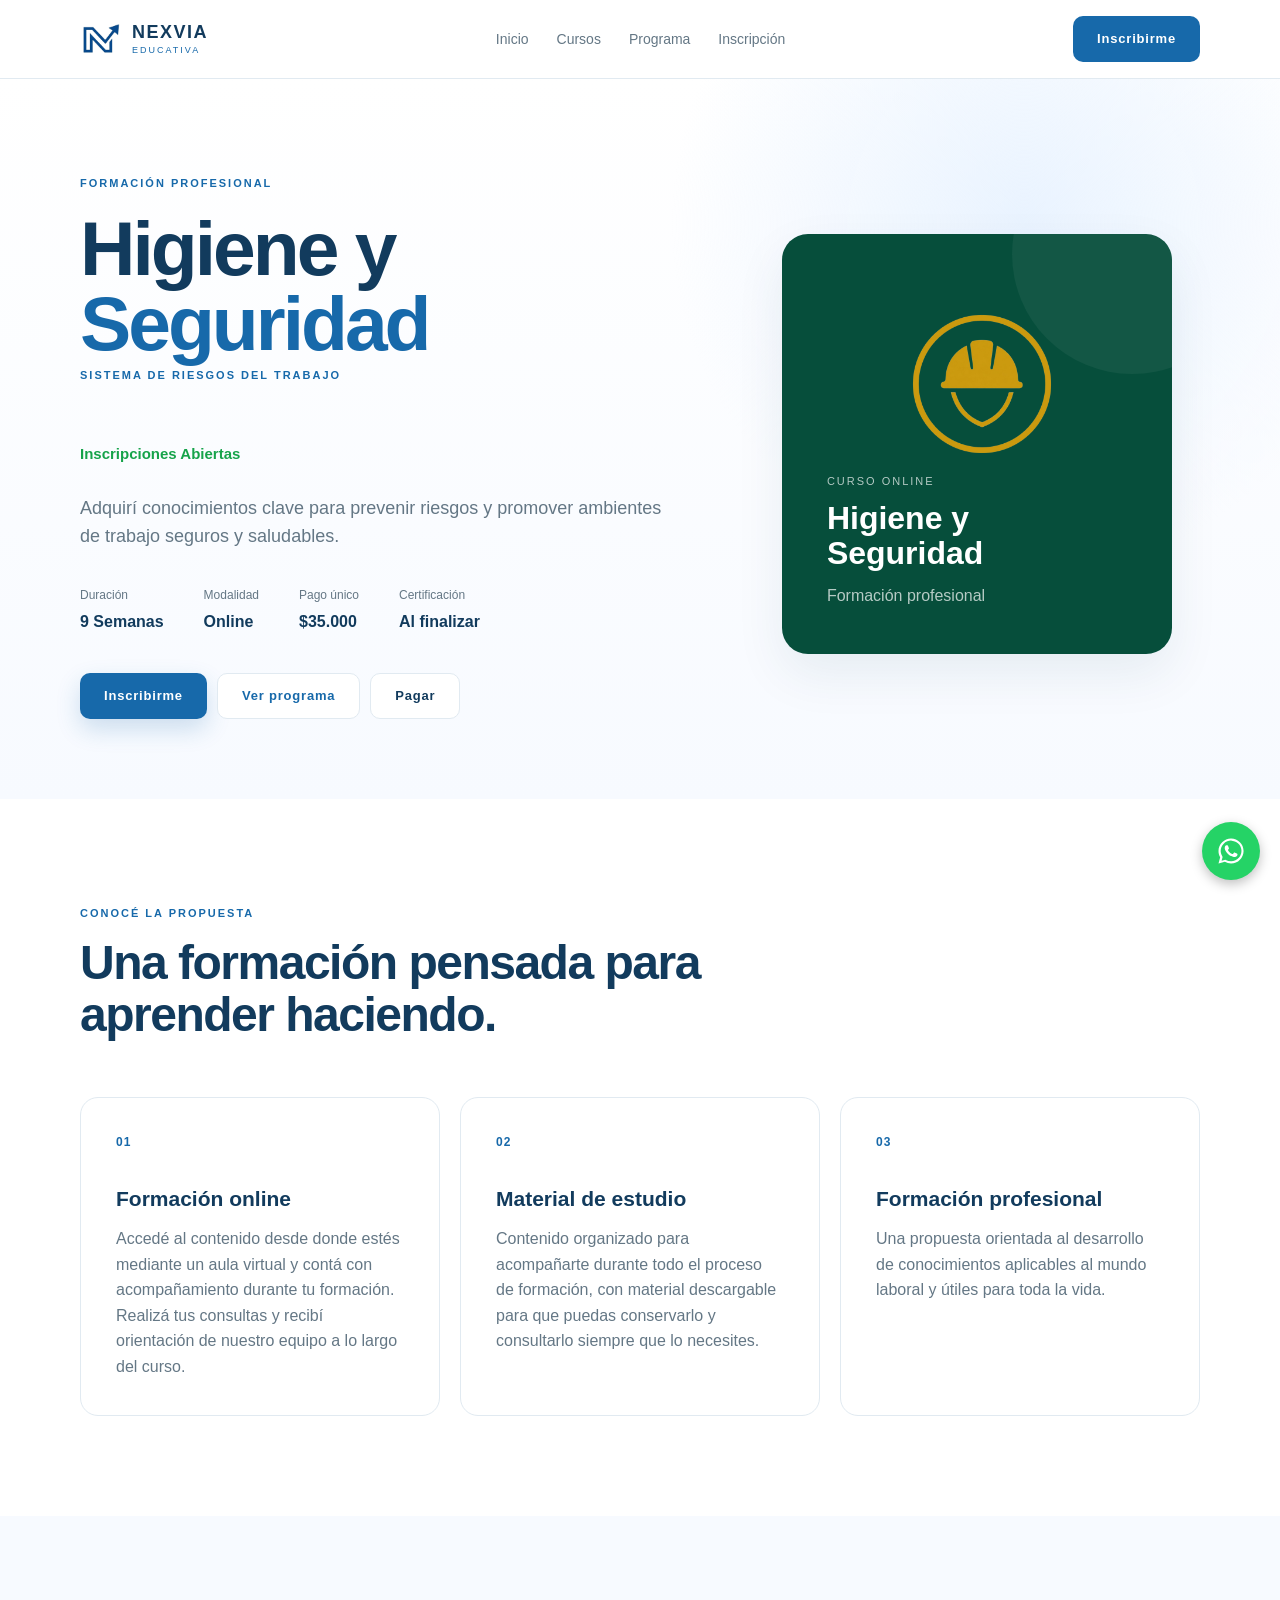
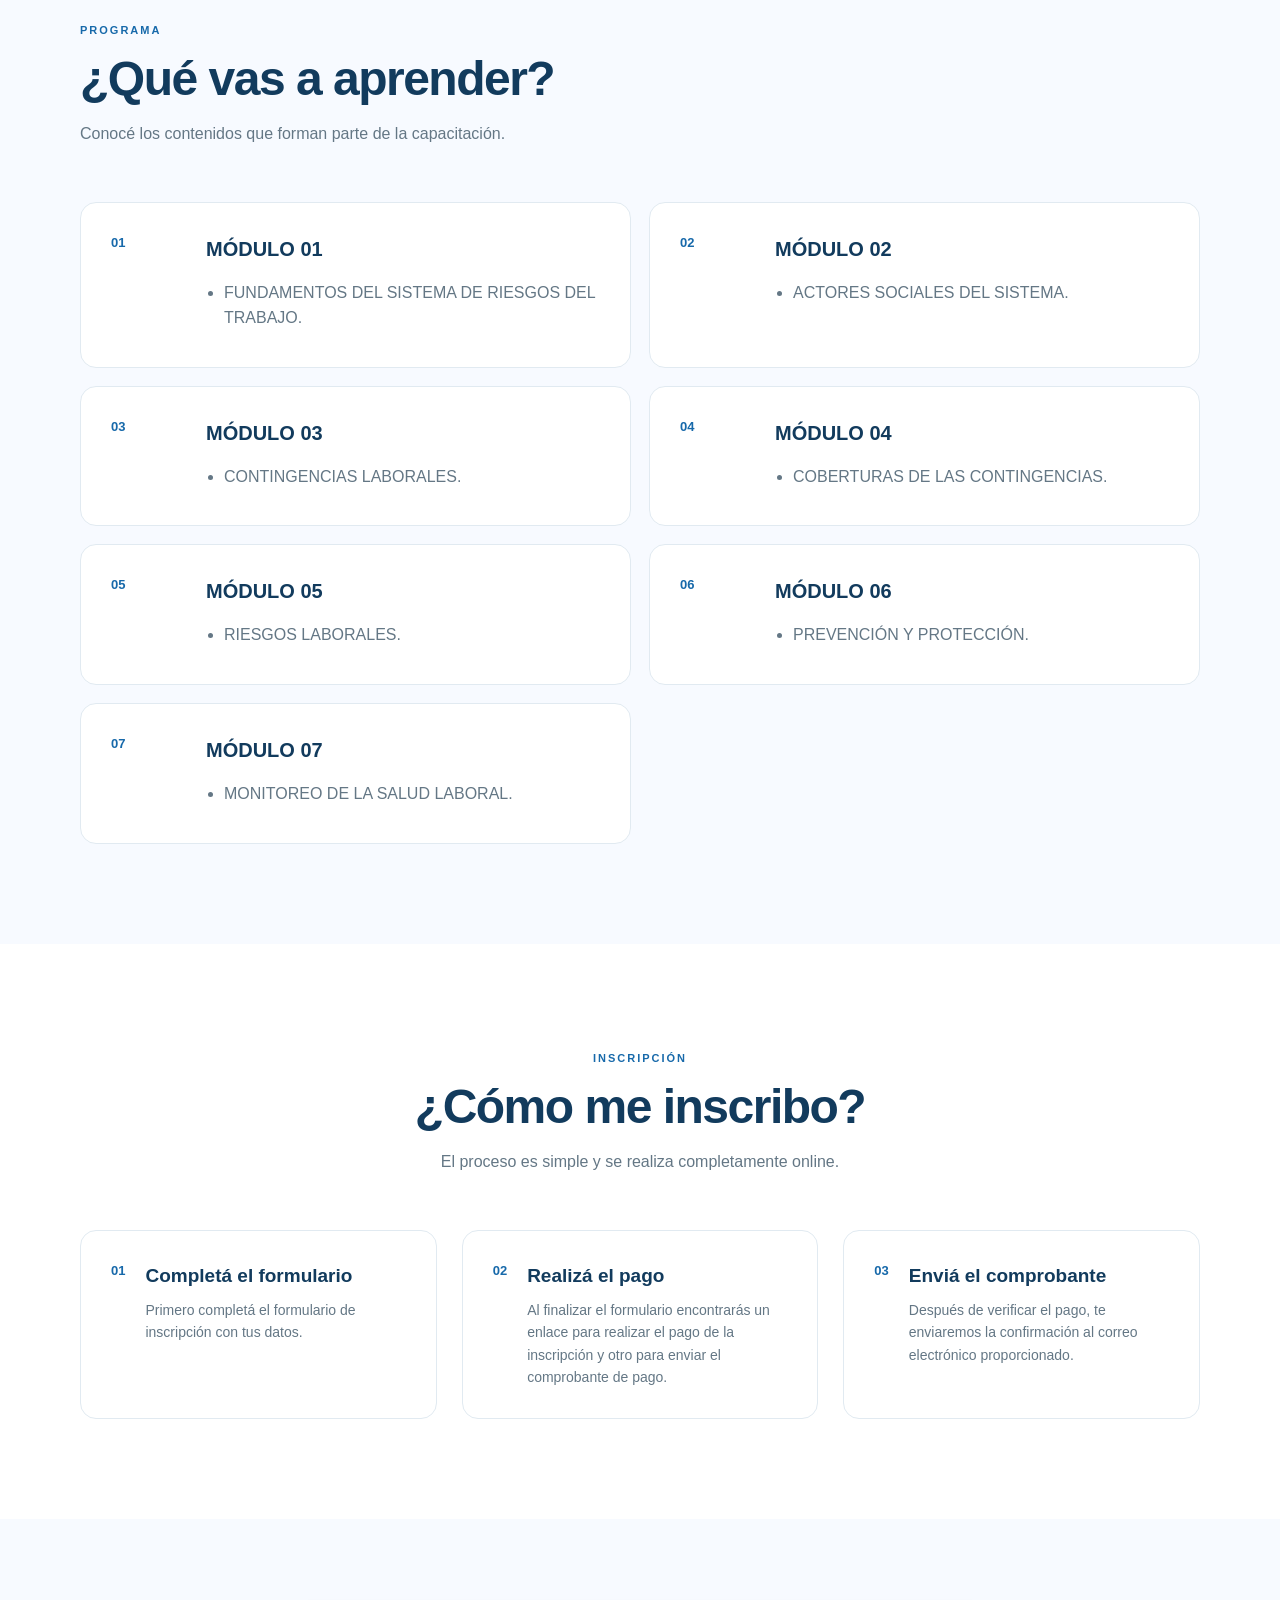
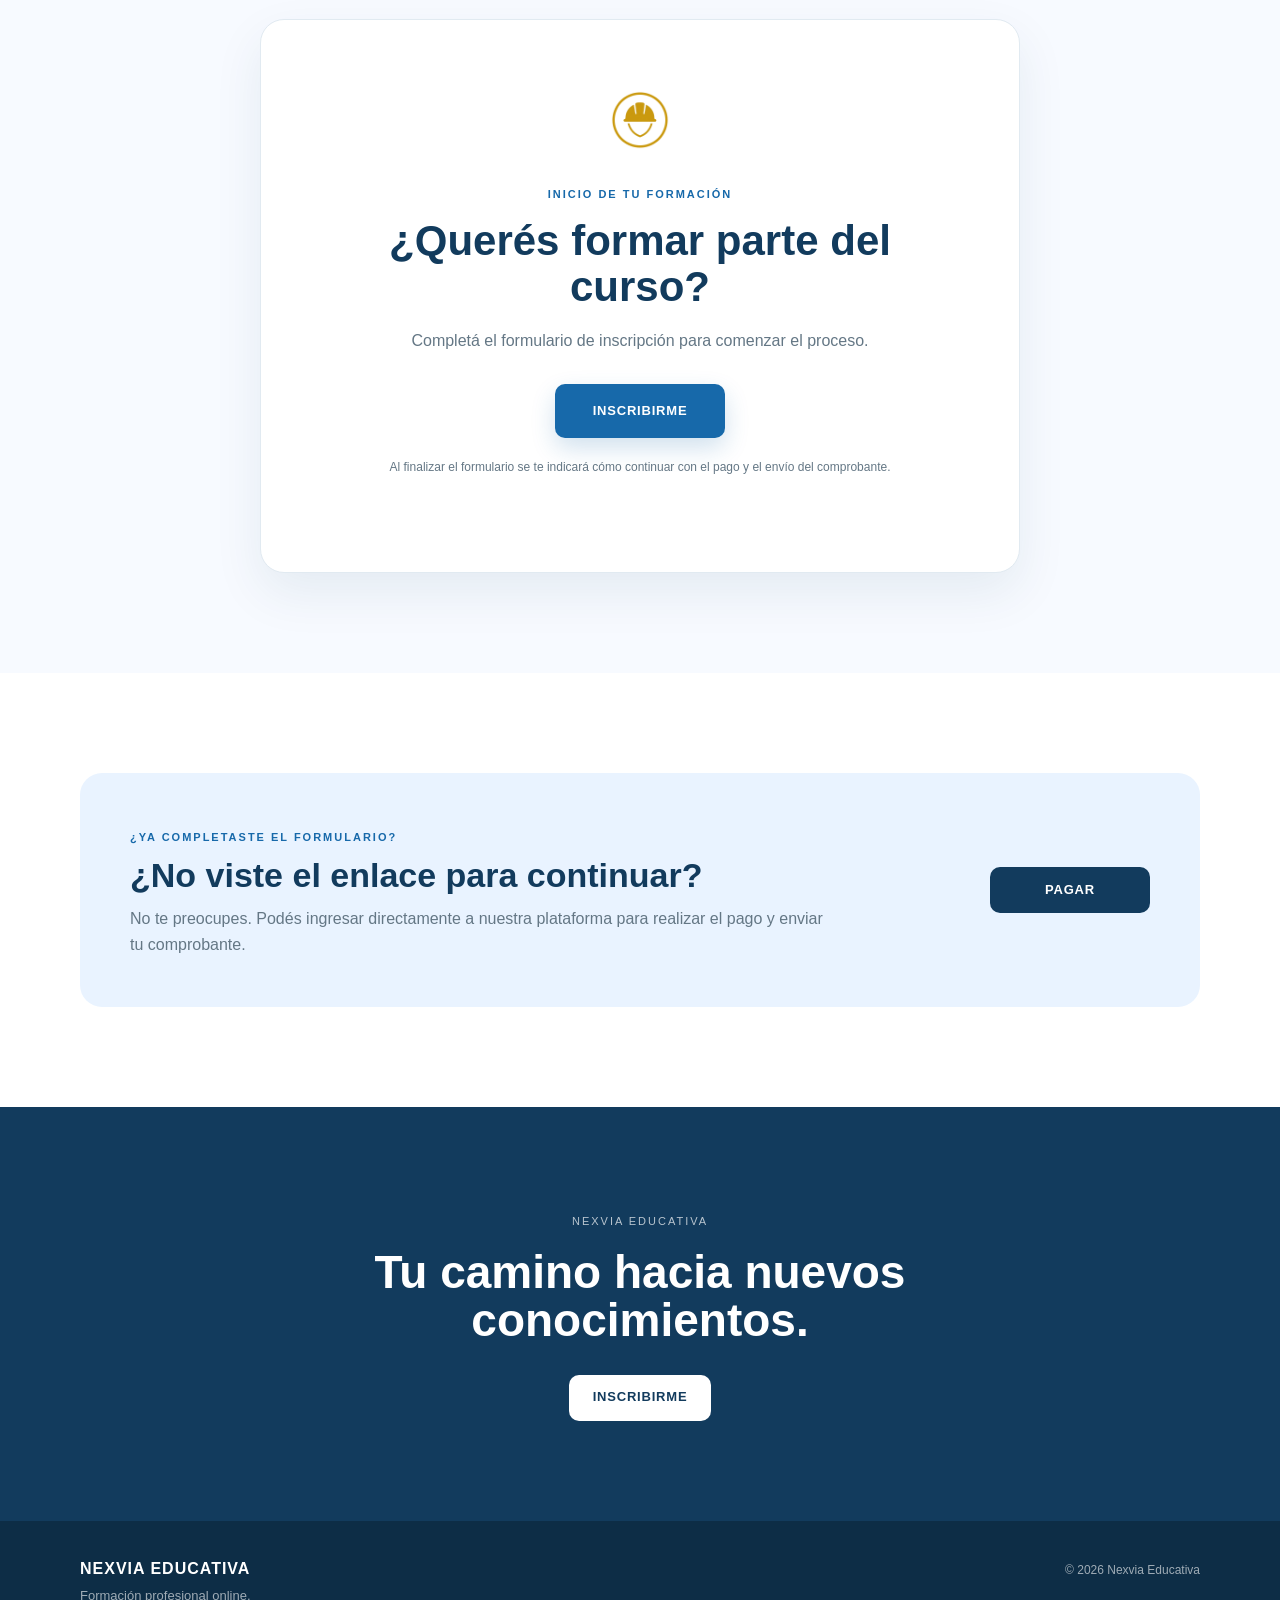
<file: Cursos/HyS/curso-hys.html>
<!DOCTYPE html>
<html lang="es">


<head>

    <!-- CONFIGURACIÓN GENERAL -->
    <meta charset="UTF-8">
    <meta name="viewport" content="width=device-width, initial-scale=1.0">

    <!-- SEO: título y descripción para Google -->
    <title>Curso de Higiene y Seguridad | Nexvia Educativa</title>

    <meta
        name="description"
        content="Conocé el curso de Higiene y Seguridad de Nexvia Educativa, su programa, la modalidad de cursado y cómo consultar la información para inscribirte."
    >

    <!-- HOJA DE ESTILOS ORIGINAL: CONSERVAR -->
    <link rel="stylesheet" href="curso-hys.css">

</head>



<body>


    <!-- =====================================================
         ENCABEZADO / NAVBAR

         Acá podés modificar:
         - Nombre de Nexvia Educativa
         - Opciones del menú
         - Botón superior de inscripción
    ====================================================== -->

    <header class="navbar">

        <div class="contenedor navbar-contenido">


            <!-- MARCA -->

            <a href="../../index.html" class="marca">

                <img
                    src="imagenes/logo.png"
                    alt="Nexvia Educativa"
                    class="logo-nexvia"
                >

                <div class="marca-texto">

                    <strong>NEXVIA</strong>

                    <span>EDUCATIVA</span>

                </div>

            </a>


            <!-- MENÚ -->

            <nav class="menu">

                <a href="../../index.html">
                    Inicio
                </a>

                <a href="../../index.html#cursos">
                    Cursos
                </a>

                <a href="#programa">
                    Programa
                </a>

                <a href="#inscripcion">
                    Inscripción
                </a>

            </nav>


            <!-- BOTÓN SUPERIOR -->

            <a
                href="https://docs.google.com/forms/d/e/1FAIpQLSctT4tJSy3FrI2qJLXHwMnWigPNDUKxkJJYuk80crSiZSZkTg/viewform?usp=dialog"
                class="boton boton-nav"
                target="_blank"
            >
                Inscribirme
            </a>

        </div>

    </header>



    <main>


        <!-- =====================================================
             HERO / PRESENTACIÓN DEL CURSO

             ESTA ES LA PARTE MÁS IMPORTANTE.

             Los tres botones principales están juntos:

             1. INSCRIBIRME
             2. VER PROGRAMA
             3. PAGAR

             Así el usuario no necesita recorrer toda la página.
        ====================================================== -->

        <section class="hero-curso">

            <div class="contenedor hero-grid">


                <!-- INFORMACIÓN PRINCIPAL -->

                <div class="hero-informacion">


                    <span class="etiqueta">
                        FORMACIÓN PROFESIONAL
                    </span>


                    <h1>

                        Higiene y

                        <span>
                            Seguridad
                        </span>

                    </h1>
<div class="titulo-seccion">

                    <span>
                        SISTEMA DE RIESGOS DEL TRABAJO
                    </span>
                    </div>
                    <span class="inscripciones-abiertas">
    Inscripciones Abiertas
</span>

                    <p class="hero-descripcion">

                        Adquirí conocimientos clave para prevenir
                         riesgos y promover ambientes de trabajo 
                         seguros y saludables.

                    </p>


                    <!-- DATOS DEL CURSO -->

                    <div class="datos-curso">


                        <div>

                            <span>
                                Duración
                            </span>

                            <strong>
                                9 Semanas
                            </strong>

                        </div>


                        <div>

                            <span>
                                Modalidad
                            </span>

                            <strong>
                                Online
                            </strong>

                        </div>


                        <div>

                            <span>
                                Pago único
                            </span>

                            <strong>
                                $35.000
                            </strong>

                        </div>

                        <div>

                            <span>
                                Certificación
                            </span>

                            <strong>
                                Al finalizar
                            </strong>

                        </div>


                    </div>


                    <!-- =================================================
                         BOTONES PRINCIPALES

                         IMPORTANTE:
                         Los tres accesos principales están juntos.

                         INSCRIBIRME → Formulario

                         VER PROGRAMA → Baja hasta el programa

                         PAGAR → Aplicación de pago
                    ================================================== -->

                    <div class="hero-botones">


                        <!-- BOTÓN INSCRIBIRME -->

                        <a
                            href="   ../../inscripcion.html?curso=Higiene%20y%20Seguridad"
                            class="boton boton-principal"
                            target="_blank"
                        >
                            Inscribirme
                        </a>


                        <!-- BOTÓN VER PROGRAMA -->

                        <a
                            href="#programa"
                            class="boton boton-secundario"
                        >
                            Ver programa
                        </a>


                        <!-- =================================================
                             BOTÓN PAGAR

                             Lleva directamente a la aplicación web
                             donde están las opciones de pago y
                             envío del comprobante.
                        ================================================== -->

                        <a
                            href="https://script.google.com/macros/s/AKfycbx5Gujgxdj8xGnAl198CC4ALrXZUwr0yCyt4qA1fPKx2i40OBZ9nIYahUoWZB-AISIS/exec"
                            class="boton boton-pago-hero"
                            target="_blank"
                        >
                            Pagar
                        </a>


                    </div>


                </div>



                <!-- =====================================================
                     TARJETA VISUAL DEL CURSO
                ====================================================== -->

                <div class="hero-visual">

                    <div class="visual-card">


                        <!-- LOGO DEL RAYO -->

                        <div class="rayo-contenedor">

                            <img
                                src="imagenes/logo-casco.png"
                                alt="Higiene y Seguridad"
                            >

                        </div>


                        <span>
                            CURSO ONLINE
                        </span>


                        <h2>
                            Higiene y
                            Seguridad
                        </h2>


                        <p>
                            Formación profesional
                        </p>


                    </div>

                </div>

            </div>

        </section>



        <!-- =====================================================
             INFORMACIÓN DEL CURSO
        ====================================================== -->

        <section class="seccion informacion">

            <div class="contenedor">


                <div class="titulo-seccion">

                    <span>
                        CONOCÉ LA PROPUESTA
                    </span>

                    <h2>
                        Una formación pensada
                        para aprender haciendo.
                    </h2>

                </div>


                <div class="info-grid">


                    <article class="info-card">

                        <div class="numero-card">
                            01
                        </div>

                        <h3>
                            Formación online
                        </h3>

                        <p>
                            Accedé al contenido desde donde estés
                             mediante un aula virtual y contá con
                              acompañamiento durante tu formación.
                               Realizá tus consultas y recibí
                                orientación de nuestro equipo a
                                 lo largo del curso.
                        </p>

                    </article>


                    <article class="info-card">

                        <div class="numero-card">
                            02
                        </div>

                        <h3>
                            Material de estudio
                        </h3>

                        <p>
                            Contenido organizado para acompañarte
                             durante todo el proceso de formación,
                              con material descargable para que
                               puedas conservarlo y consultarlo
                                siempre que lo necesites.
                        </p>

                    </article>


                    <article class="info-card">

                        <div class="numero-card">
                            03
                        </div>

                        <h3>
                            Formación profesional
                        </h3>

                        <p>
                            Una propuesta orientada al desarrollo
                            de conocimientos aplicables al mundo
                             laboral y útiles para toda la 
                             vida.
                        </p>

                    </article>


                </div>

            </div>

        </section>



        <!-- =====================================================
             PROGRAMA DEL CURSO

             Acá posteriormente vamos a colocar el programa
             REAL y definitivo de Electricidad Domiciliaria.
        ====================================================== -->

        <section
            class="seccion programa"
            id="programa"
        >

            <div class="contenedor">


                <div class="titulo-seccion">

                    <span>
                        PROGRAMA
                    </span>

                    <h2>
                        ¿Qué vas a aprender?
                    </h2>

                    <p>
                        Conocé los contenidos que forman parte
                        de la capacitación.
                    </p>

                </div>


                <div class="modulos">


                    <!-- MÓDULO 01 -->

                    <article class="modulo">

                        <div class="modulo-numero">
                            01
                        </div>

                        <div class="modulo-contenido">

                            <h3>
                                MÓDULO 01
                            </h3>

                            <ul>

                                <li>
                                    FUNDAMENTOS DEL SISTEMA DE RIESGOS DEL TRABAJO.
                                </li>

                    </article>



                    <!-- MÓDULO 02 -->

                    <article class="modulo">

                        <div class="modulo-numero">
                            02
                        </div>

                        <div class="modulo-contenido">

                            <h3>
                                MÓDULO 02
                            </h3>

                            <ul>

                                <li>
                                    ACTORES SOCIALES DEL SISTEMA.
                                
                            </ul>

                        </div>

                    </article>



                    <!-- MÓDULO 03 -->

                    <article class="modulo">

                        <div class="modulo-numero">
                            03
                        </div>

                        <div class="modulo-contenido">

                            <h3>
                                MÓDULO 03
                            </h3>

                            <ul>

                                <li>
                                    CONTINGENCIAS LABORALES.
                                </li>

                            </ul>

                        </div>

                    </article>



                    <!-- MÓDULO 04 -->

                    <article class="modulo">

                        <div class="modulo-numero">
                            04
                        </div>

                        <div class="modulo-contenido">

                            <h3>
                                MÓDULO 04
                            </h3>

                            <ul>

                                <li>
                                    COBERTURAS DE LAS CONTINGENCIAS.
                                </li>

                            </ul>

                        </div>

                    </article>



                    <!-- MÓDULO 05 -->

                    <article class="modulo">

                        <div class="modulo-numero">
                            05
                        </div>

                        <div class="modulo-contenido">

                            <h3>
                                MÓDULO 05
                            </h3>

                            <ul>

                                <li>
                                    RIESGOS LABORALES.
                                </li>

                            </ul>

                        </div>

                    </article>



                    <!-- MÓDULO 06 -->

                    <article class="modulo">

                        <div class="modulo-numero">
                            06
                        </div>

                        <div class="modulo-contenido">

                            <h3>
                                MÓDULO 06
                            </h3>

                            <ul>

                                <li>
                                    PREVENCIÓN Y PROTECCIÓN.
                                </li>

                            </ul>

                        </div>

                    </article>


                    <!-- MÓDULO 07 -->

                    <article class="modulo">

                        <div class="modulo-numero">
                            07
                        </div>

                        <div class="modulo-contenido">

                            <h3>
                                MÓDULO 07
                            </h3>

                            <ul>

                                <li>
                                    MONITOREO DE LA SALUD LABORAL.
                                </li>

                            </ul>

                        </div>

                    </article>


                </div>

            </div>

        </section>



        <!-- =====================================================
             PROCESO DE INSCRIPCIÓN

             Explica claramente el recorrido:

             01 → Formulario
             02 → Pago
             03 → Comprobante
        ====================================================== -->

        <section class="seccion proceso">

            <div class="contenedor">


                <div class="titulo-seccion centrado">

                    <span>
                        INSCRIPCIÓN
                    </span>

                    <h2>
                        ¿Cómo me inscribo?
                    </h2>

                    <p>
                        El proceso es simple y se realiza
                        completamente online.
                    </p>

                </div>


                <div class="pasos">


                    <article class="paso">

                        <div class="paso-numero">
                            01
                        </div>

                        <div>

                            <h3>
                                Completá el formulario
                            </h3>

                            <p>
                                Primero completá el formulario
                                de inscripción con tus datos.
                            </p>

                        </div>

                    </article>



                    <article class="paso">

                        <div class="paso-numero">
                            02
                        </div>

                        <div>

                            <h3>
                                Realizá el pago
                            </h3>

                            <p>
                                Al finalizar el formulario
                                encontrarás un enlace para realizar
                                el pago de la inscripción y otro 
                                para enviar el comprobante de pago.
                            </p>

                        </div>

                    </article>



                    <article class="paso">

                        <div class="paso-numero">
                            03
                        </div>

                        <div>

                            <h3>
                                Enviá el comprobante
                            </h3>

                            <p>
                                Después de verificar el pago,
                                te enviaremos la confirmación al
                                correo electrónico proporcionado.

                        </div>

                    </article>


                </div>

            </div>

        </section>



        <!-- =====================================================
             INSCRIPCIÓN

             Esta sección queda como segundo punto de acceso
             al formulario.
        ====================================================== -->

        <section
            class="seccion inscripcion"
            id="inscripcion"
        >

            <div class="contenedor">


                <div class="inscripcion-card">


                    <div class="inscripcion-icono">

                        <img
                            src="imagenes/logo-casco.png"
                            alt="Nexvia Educativa"
                        >

                    </div>


                    <span>
                        INICIO DE TU FORMACIÓN
                    </span>


                    <h2>
                        ¿Querés formar parte
                        del curso?
                    </h2>


                    <p>
                        Completá el formulario de inscripción
                        para comenzar el proceso.
                    </p>


                    <a
                        href="https://docs.google.com/forms/d/e/1FAIpQLSctT4tJSy3FrI2qJLXHwMnWigPNDUKxkJJYuk80crSiZSZkTg/viewform?usp=dialog"
                        class="boton boton-principal boton-grande"
                        target="_blank"
                    >
                        INSCRIBIRME
                    </a>


                    <p class="nota">

                        Al finalizar el formulario se te indicará
                        cómo continuar con el pago y el envío
                        del comprobante.

                    </p>


                </div>

            </div>

        </section>



        <!-- =====================================================
             PAGO ALTERNATIVO

             Este botón queda como respaldo para quien:
             - ya completó el formulario
             - no vio el enlace de pago
             - quiere volver a la aplicación
        ====================================================== -->

        <section class="seccion ayuda-pago">

            <div class="contenedor">


                <div class="pago-card">


                    <div class="pago-texto">

                        <span>
                            ¿YA COMPLETASTE EL FORMULARIO?
                        </span>

                        <h2>
                            ¿No viste el enlace
                            para continuar?
                        </h2>

                        <p>
                            No te preocupes. Podés ingresar
                            directamente a nuestra plataforma
                            para realizar el pago y enviar
                            tu comprobante.
                        </p>

                    </div>


                    <div class="pago-acciones">

                        <a
                            href="https://script.google.com/macros/s/AKfycbx5Gujgxdj8xGnAl198CC4ALrXZUwr0yCyt4qA1fPKx2i40OBZ9nIYahUoWZB-AISIS/exec"
                            class="boton boton-pago"
                            target="_blank"
                        >
                            PAGAR
                        </a>

                    </div>


                </div>

            </div>

        </section>



        <!-- =====================================================
             LLAMADO FINAL
        ====================================================== -->

        <section class="cta-final">

            <div class="contenedor">

                <span>
                    NEXVIA EDUCATIVA
                </span>

                <h2>
                    Tu camino hacia
                    nuevos conocimientos.
                </h2>


                <a
                    href="https://docs.google.com/forms/d/e/1FAIpQLSctT4tJSy3FrI2qJLXHwMnWigPNDUKxkJJYuk80crSiZSZkTg/viewform?usp=dialog"
                    class="boton boton-blanco"
                    target="_blank"
                >
                    INSCRIBIRME
                </a>

            </div>

        </section>


    </main>



    <!-- =====================================================
         PIE DE PÁGINA
    ====================================================== -->

    <footer class="footer">

        <div class="contenedor footer-contenido">


            <div>

                <strong>
                    NEXVIA EDUCATIVA
                </strong>

                <p>
                    Formación profesional online.
                </p>

            </div>


            <div>

                <span>
                    © 2026 Nexvia Educativa
                </span>

            </div>


        </div>

    </footer>

<!-- BOTÓN FLOTANTE DE WHATSAPP -->
<a
  href="https://wa.me/5493765080294"
  class="whatsapp-float"
  target="_blank"
  rel="noopener noreferrer"
  aria-label="Contactar por WhatsApp"
>
  <svg viewBox="0 0 24 24" aria-hidden="true">
    <path d="M12.04 2C6.51 2 2 6.5 2 12.03c0 1.77.46 3.5 1.34 5.02L2 22l5.1-1.33a10.02 10.02 0 0 0 4.93 1.29h.01c5.53 0 10.02-4.5 10.02-10.02C22.06 6.5 17.57 2 12.04 2Zm0 18.27h-.01a8.28 8.28 0 0 1-4.22-1.16l-.3-.18-3.03.79.81-2.95-.2-.3a8.29 8.29 0 1 1 6.95 3.8Zm4.55-6.23c-.25-.13-1.47-.73-1.7-.81-.23-.08-.39-.13-.56.13-.16.25-.64.81-.78.97-.14.17-.29.19-.54.06-.25-.13-1.05-.39-2-1.24-.74-.66-1.24-1.47-1.39-1.72-.14-.25-.02-.39.11-.52.12-.12.25-.29.37-.43.12-.15.16-.25.24-.42.08-.17.04-.31-.02-.43-.06-.13-.56-1.35-.77-1.85-.2-.49-.4-.42-.56-.43h-.48c-.17 0-.43.06-.66.31-.23.25-.87.85-.87 2.07s.89 2.4 1.02 2.57c.13.17 1.76 2.69 4.27 3.77.6.26 1.07.42 1.44.54.61.19 1.17.16 1.61.1.49-.07 1.47-.6 1.68-1.18.21-.58.21-1.08.14-1.18-.06-.1-.23-.16-.48-.29Z"/>
  </svg>
</a>

</body>

</html>
</file>
<file: estilos.css>
/* ============================================================
   CONFIGURACIÓN GENERAL
   ============================================================ */

* {
    margin: 0;
    padding: 0;
    box-sizing: border-box;
}

html {
    scroll-behavior: smooth;
}

body {
    font-family: Arial, Helvetica, sans-serif;
    background: #ffffff;
    color: #172033;
    line-height: 1.6;
}

a {
    text-decoration: none;
    color: inherit;
}

button {
    font-family: inherit;
}

img {
    max-width: 100%;
    display: block;
}


/* ============================================================
   COLORES PRINCIPALES
   
   ESTE ES UNO DE LOS LUGARES MÁS IMPORTANTES PARA MODIFICAR
   LA IDENTIDAD VISUAL DE TODA LA WEB.
   ============================================================ */

:root {

    --azul-institucional: #1557a6;
    --azul-oscuro: #0b2f5b;
    --azul-acento: #2f8fe6;

    --fondo-claro: #f5f8fc;
    --fondo-gris: #eef3f8;

    --blanco: #ffffff;

    --texto-principal: #172033;
    --texto-secundario: #667085;

    --borde: #dfe6ef;

}


/* ============================================================
   CONTENEDOR GENERAL
   Controla el ancho máximo del contenido.
   ============================================================ */

.contenedor {
    width: min(1120px, 90%);
    margin: 0 auto;
}


/* ============================================================
   ENCABEZADO / NAVBAR
   ============================================================ */

.encabezado {
    width: 100%;
    background: rgba(255, 255, 255, 0.96);
    border-bottom: 1px solid var(--borde);
    position: sticky;
    top: 0;
    z-index: 1000;
}

.navbar {
    min-height: 78px;
    display: flex;
    align-items: center;
    justify-content: space-between;
    gap: 30px;
}


/* LOGO */

/* ============================================================
   MARCA / LOGO
   ============================================================ */

.marca {
    display: flex;
    align-items: center;
    gap: 10px;
}

.logo-nexvia {
    width: 42px;
    height: 42px;
    object-fit: contain;
}

.marca-texto {
    display: flex;
    flex-direction: column;
    line-height: 1;
}

.marca-texto strong {
    font-size: 18px;
    letter-spacing: 1.5px;
    color: var(--azul-oscuro);
}

.marca-texto span {
    font-size: 9px;
    letter-spacing: 2px;
    color: var(--azul-institucional);
    margin-top: 5px;
}


/* MENÚ */

.menu {
    display: flex;
    align-items: center;
    gap: 28px;
}

.menu a {
    color: var(--texto-secundario);
    font-size: 14px;
    font-weight: 600;
    transition: 0.2s;
}

.menu a:hover {
    color: var(--azul-institucional);
}
/* ============================================================
   CERTIFICACIÓN / SUBMENÚ
   ============================================================ */

.menu-certificacion {
    position: relative;
}

.certificacion-titulo {
    color: var(--texto-secundario);
    font-size: 14px;
    font-weight: 600;
    transition: 0.2s;
}

.certificacion-titulo:hover {
    color: var(--azul-institucional);
}


/* SUBMENÚ OCULTO */

.submenu-certificacion {
    position: absolute;

    top: 100%;
    left: 50%;

    transform: translateX(-50%);

    min-width: 190px;

    padding-top: 12px;

    opacity: 0;
    visibility: hidden;

    transition: 0.2s;
}


/* CAJA DEL SUBMENÚ */

.submenu-certificacion a {
    display: block;

    padding: 12px 16px;

    background: var(--blanco);

    border: 1px solid var(--borde);
    border-radius: 8px;

    color: var(--texto-principal);

    font-size: 13px;
    font-weight: 600;

    box-shadow: 0 10px 25px rgba(18, 53, 90, 0.10);

    white-space: nowrap;
}


/* APARECE AL PASAR EL MOUSE */

.menu-certificacion:hover .submenu-certificacion {
    opacity: 1;
    visibility: visible;
}


/* EFECTO AL PASAR SOBRE LA OPCIÓN */

.submenu-certificacion a:hover {
    color: var(--azul-institucional);
    background: var(--fondo-claro);
}

/* ============================================================
   BOTONES
   
   Si querés modificar el aspecto general de los botones,
   este es uno de los lugares principales.
   ============================================================ */

.boton {
    display: inline-flex;
    align-items: center;
    justify-content: center;

    padding: 13px 22px;

    border-radius: 8px;

    font-size: 14px;
    font-weight: 700;

    transition: 0.25s;
}


/* BOTÓN PRINCIPAL */

.boton-principal {
    background: var(--azul-institucional);
    color: var(--blanco);
}

.boton-principal:hover {
    background: var(--azul-oscuro);
    transform: translateY(-2px);
}


/* BOTÓN SECUNDARIO */

.boton-secundario {
    border: 1px solid var(--borde);
    color: var(--texto-principal);
    background: var(--blanco);
}

.boton-secundario:hover {
    border-color: var(--azul-institucional);
    color: var(--azul-institucional);
}


/* BOTÓN DEL NAV */

.boton-nav {
    background: var(--azul-institucional);
    color: var(--blanco);
    padding: 10px 18px;
}


/* BOTÓN BLANCO */

.boton-blanco {
    background: var(--blanco);
    color: var(--azul-oscuro);
}

.boton-blanco:hover {
    transform: translateY(-2px);
}


/* MENÚ MÓVIL */

.menu-movil {
    display: none;
    background: none;
    border: none;
    font-size: 26px;
    cursor: pointer;
}


/* ============================================================
   HERO / PORTADA
   ============================================================ */

.hero {
    min-height: 680px;
    background:
        radial-gradient(circle at 80% 20%, rgba(47, 143, 230, 0.12), transparent 30%),
        linear-gradient(180deg, #ffffff 0%, #f5f8fc 100%);

    display: flex;
    align-items: center;
}

.hero-contenido {
    display: grid;
    grid-template-columns: 1.05fr 0.95fr;
    align-items: center;
    gap: 80px;
}


/* TEXTO DEL HERO */

.hero-texto {
    max-width: 620px;
}

.etiqueta {
    display: inline-block;
    margin-bottom: 16px;

    color: var(--azul-institucional);

    font-size: 12px;
    font-weight: 800;
    letter-spacing: 1.5px;
}


.hero h1 {
    font-size: clamp(44px, 5vw, 72px);
    line-height: 1.05;
    letter-spacing: -2px;
    margin-bottom: 25px;
}

.hero h1 span {
    display: block;
    color: var(--azul-institucional);
}

.hero-texto > p {
    max-width: 570px;
    color: var(--texto-secundario);
    font-size: 18px;
    margin-bottom: 32px;
}


/* BOTONES DEL HERO */

.hero-botones {
    display: flex;
    gap: 12px;
    flex-wrap: wrap;
}


/* ============================================================
   TARJETA VISUAL DEL HERO
   ============================================================ */

.hero-visual {
    display: flex;
    justify-content: center;
}

.tarjeta-hero {
    width: 100%;
    max-width: 440px;

    background: var(--blanco);

    padding: 45px;

    border: 1px solid var(--borde);
    border-radius: 20px;

    box-shadow: 0 25px 70px rgba(18, 53, 90, 0.10);
}

.icono-hero {
    width: 300px;
    height: 300px;

    display: flex;
    align-items: center;
    justify-content: center;

    background: transparent;
    border-radius: 5;

    font-size: 10px;

    margin: 0 auto 15px;
}

.tarjeta-hero > span {
    color: var(--azul-institucional);
    font-size: 11px;
    font-weight: 800;
    letter-spacing: 1.5px;
}

.tarjeta-hero h3 {
    font-size: 30px;
    line-height: 1.2;
    margin: 12px 0;
}

.tarjeta-hero p {
    color: var(--texto-secundario);
}

.linea-hero {
    height: 1px;
    background: var(--borde);
    margin: 30px 0;
}

.datos-hero {
    display: grid;
    grid-template-columns: repeat(3, 1fr);
    gap: 15px;
}

.datos-hero div {
    display: flex;
    flex-direction: column;
}

.datos-hero strong {
    font-size: 20px;
    color: var(--azul-oscuro);
}

.datos-hero span {
    font-size: 12px;
    color: var(--texto-secundario);
}


/* ============================================================
   SECCIONES GENERALES
   ============================================================ */

.seccion {
    padding: 110px 0;
}


/* ENCABEZADO DE CADA SECCIÓN */

.encabezado-seccion {
    max-width: 650px;
    margin-bottom: 55px;
}

.encabezado-seccion h2 {
    font-size: clamp(34px, 4vw, 48px);
    line-height: 1.1;
    margin-bottom: 18px;
    letter-spacing: -1px;
}

.encabezado-seccion p {
    color: var(--texto-secundario);
}


/* ============================================================
   CURSOS
   ============================================================ */

.cursos {
    background: var(--blanco);
}

.cursos-grid {
    display: grid;
    grid-template-columns: repeat(3, 1fr);
    gap: 25px;
}

.curso-card {
    overflow: hidden;

    background: var(--blanco);

    border: 1px solid var(--borde);
    border-radius: 14px;

    transition: 0.25s;
}

.curso-card:hover {
    transform: translateY(-5px);
    box-shadow: 0 20px 45px rgba(18, 53, 90, 0.09);
}


/* IMAGEN / CABECERA DE CURSO */

.curso-imagen {
    height: 190px;

    display: flex;
    align-items: flex-end;

    padding: 20px;

    color: white;
    font-size: 11px;
    font-weight: 800;
    letter-spacing: 1px;
}


/* COLORES DE LAS TARJETAS */

.curso-azul {
    background: linear-gradient(135deg, #1557a6, #2f8fe6);
}

.curso-celeste {
    background: linear-gradient(135deg, #064e3b, #064e3b);
}

.curso-oscuro {
    background: linear-gradient(135deg, #0b2f5b, #263b5c);
}


/* ============================================================
   CURSO ELECTRICIDAD DOMICILIARIA
   ============================================================ */

.curso-electricidad {
    height: 190px;

    background: #0d1f36;

    position: relative;

    display: flex;
    align-items: center;
    justify-content: center;

    overflow: hidden;

    padding: 20px;
}


/* LOGO DEL RAYO */

.curso-electricidad img {
    width: 90px;
    height: 90px;

    object-fit: contain;
}


/* TEXTO "CURSO ONLINE" */

.curso-electricidad span {
    position: absolute;

    left: 20px;
    bottom: 20px;

    color: #ffffff;

    font-size: 11px;
    font-weight: 800;

    letter-spacing: 1px;
}


/* CONTENIDO */

.curso-contenido {
    padding: 28px;
}

.curso-categoria {
    color: var(--azul-institucional);
    font-size: 11px;
    font-weight: 800;
    text-transform: uppercase;
}

.curso-contenido h3 {
    font-size: 24px;
    margin: 8px 0 12px;
}

.curso-contenido p {
    color: var(--texto-secundario);
    font-size: 14px;
}

.curso-info {
    display: flex;
    gap: 15px;
    margin: 20px 0;

    color: var(--texto-secundario);
    font-size: 12px;
}

.curso-link {
    color: var(--azul-institucional);
    font-size: 14px;
    font-weight: 800;
}

/* ============================================================
   CURSO HIGIENE Y SEGURIDAD
   ============================================================ */

.curso-higiene {
    height: 190px;

    background: #064e3b;

    position: relative;

    display: flex;
    align-items: center;
    justify-content: center;

    overflow: hidden;

    padding: 20px;
}


/* LOGO DEL CASCO */

.curso-higiene img {
    width: 90px;
    height: 90px;

    object-fit: contain;
}


/* TEXTO "CURSO ONLINE" */

.curso-higiene span {
    position: absolute;

    left: 20px;
    bottom: 20px;

    color: #ffffff;

    font-size: 11px;
    font-weight: 800;

    letter-spacing: 1px;
}


/* ============================================================
   BENEFICIOS
   ============================================================ */

.beneficios {
    background: var(--fondo-claro);
}

.beneficios-grid {
    display: grid;
    grid-template-columns: repeat(4, 1fr);
    gap: 35px;
}

.beneficio-icono {
    width: 48px;
    height: 48px;

    display: flex;
    align-items: center;
    justify-content: center;

    margin-bottom: 20px;

    background: var(--blanco);
    color: var(--azul-institucional);

    border: 1px solid var(--borde);
    border-radius: 10px;

    font-weight: 800;
}

.beneficio h3 {
    margin-bottom: 10px;
}

.beneficio p {
    color: var(--texto-secundario);
    font-size: 14px;
}


/* ============================================================
   CÓMO FUNCIONA
   ============================================================ */

.como-funciona {
    background: var(--blanco);
}

.pasos {
    display: grid;
    grid-template-columns: repeat(3, 1fr);
    gap: 50px;
}

.paso {
    border-top: 2px solid var(--azul-institucional);
    padding-top: 25px;
}

.numero-paso {
    color: var(--azul-institucional);
    font-size: 13px;
    font-weight: 800;
}

.paso h3 {
    font-size: 24px;
    margin: 12px 0;
}

.paso p {
    color: var(--texto-secundario);
}


/* ============================================================
   NOSOTROS
   ============================================================ */

.nosotros {
    background: var(--fondo-claro);
}

.nosotros-grid {
    display: grid;
    grid-template-columns: 1fr 1fr;
    gap: 90px;
    align-items: center;
}

.nosotros-visual {
    min-height: 450px;

    display: flex;
    align-items: center;
    justify-content: center;

    background:
        linear-gradient(135deg, #e9f3ff, #f7fbff);

    border-radius: 20px;
}

.cuadro-decorativo {
    padding: 45px;

    background: var(--azul-oscuro);
    color: var(--blanco);

    border-radius: 15px;

    box-shadow: 25px 25px 0 var(--azul-acento);
}

.cuadro-decorativo span {
    display: block;
    font-size: 12px;
    letter-spacing: 2px;
    margin-bottom: 8px;
}

.cuadro-decorativo strong {
    font-size: 30px;
}

.nosotros-texto h2 {
    font-size: clamp(34px, 4vw, 48px);
    line-height: 1.1;
    margin-bottom: 25px;
}

.nosotros-texto p {
    color: var(--texto-secundario);
    margin-bottom: 18px;
}


/* ============================================================
   PREGUNTAS FRECUENTES
   ============================================================ */

.faq {
    background: var(--blanco);
}

.faq-lista {
    max-width: 800px;
}

.faq-item {
    border-top: 1px solid var(--borde);
}

.faq-item:last-child {
    border-bottom: 1px solid var(--borde);
}

.faq-pregunta {
    width: 100%;

    display: flex;
    align-items: center;
    justify-content: space-between;

    padding: 24px 0;

    background: none;
    border: none;

    color: var(--texto-principal);

    text-align: left;
    font-size: 16px;
    font-weight: 700;

    cursor: pointer;
}

.faq-icono {
    font-size: 24px;
    color: var(--azul-institucional);
}

.faq-respuesta {
    display: none;
    padding: 0 0 25px;
}

.faq-respuesta p {
    color: var(--texto-secundario);
}


/* ============================================================
   INSCRIPCIÓN / CTA
   ============================================================ */

.inscripcion {
    padding: 90px 0;

    background:
        linear-gradient(
            120deg,
            var(--azul-oscuro),
            var(--azul-institucional)
        );

    color: var(--blanco);
}

.inscripcion-contenido {
    display: flex;
    align-items: center;
    justify-content: space-between;
    gap: 40px;
}

.inscripcion h2 {
    max-width: 700px;
    font-size: clamp(36px, 5vw, 56px);
    line-height: 1.05;
    margin-bottom: 15px;
}

.inscripcion p {
    opacity: 0.85;
}

.etiqueta-clara {
    color: #b9dcff;
}


/* ============================================================
   CONTACTO
   ============================================================ */

.contacto {
    background: var(--fondo-claro);
}

.contacto-datos {
    display: grid;
    grid-template-columns: repeat(3, 1fr);
    gap: 25px;
}

.contacto-datos div {
    padding: 25px;

    background: var(--blanco);
    border: 1px solid var(--borde);
    border-radius: 12px;
}

.contacto-datos span {
    display: block;

    margin-bottom: 8px;

    color: var(--azul-institucional);

    font-size: 11px;
    font-weight: 800;
    letter-spacing: 1px;
}

.contacto-datos strong {
    font-size: 14px;
}


/* ============================================================
   FOOTER
   ============================================================ */

.footer {
    background: #081f3d;
    color: var(--blanco);
    padding-top: 60px;
}

.footer-contenido {
    display: flex;
    justify-content: space-between;
    gap: 50px;
    padding-bottom: 50px;
}

.logo-footer {
    color: var(--blanco);
}

.footer-contenido p {
    margin-top: 12px;
    color: #aebed0;
}

.footer-links {
    display: flex;
    gap: 25px;
}

.footer-links a {
    color: #c6d2df;
    font-size: 14px;
}

.footer-links a:hover {
    color: var(--blanco);
}

.footer-bottom {
    border-top: 1px solid rgba(255, 255, 255, 0.1);
    padding: 20px 0;

    text-align: center;

    color: #91a3b7;
    font-size: 12px;
}


/* ============================================================
   RESPONSIVE / CELULARES
   
   Esta parte hace que la página se adapte a pantallas chicas.
   ============================================================ */

@media (max-width: 900px) {

    .menu,
    .boton-nav {
        display: none;
    }

    .menu-movil {
        display: block;
    }

    .menu.menu-abierto {
        display: flex;
        flex-direction: column;
        position: absolute;
        top: 78px;
        left: 0;
        width: 100%;
        padding: 20px;
        background: var(--blanco);
        border-bottom: 1px solid var(--borde);
        gap: 18px;
    }

    .hero-contenido {
        grid-template-columns: 1fr;
        gap: 50px;
    }

    .cursos-grid {
        grid-template-columns: 1fr 1fr;
    }

    .beneficios-grid {
        grid-template-columns: 1fr 1fr;
    }

    .nosotros-grid {
        grid-template-columns: 1fr;
        gap: 50px;
    }

}


@media (max-width: 600px) {

    .seccion {
        padding: 75px 0;
    }

    .hero {
        min-height: auto;
        padding: 90px 0;
    }

    .hero h1 {
        font-size: 44px;
    }

    .tarjeta-hero {
        padding: 30px;
    }

    .cursos-grid,
    .beneficios-grid,
    .pasos,
    .contacto-datos {
        grid-template-columns: 1fr;
    }

    .inscripcion-contenido,
    .footer-contenido {
        flex-direction: column;
        align-items: flex-start;
    }

    .footer-links {
        flex-direction: column;
        gap: 12px;
    }

}

/* ============================================================
   BOTÓN FLOTANTE DE WHATSAPP
   ============================================================ */

.whatsapp-float {
    position: fixed;
    right: 20px;
    bottom: 20px;

    width: 58px;
    height: 58px;

    background-color: #25D366;
    color: white;

    border-radius: 50%;

    display: flex;
    align-items: center;
    justify-content: center;

    text-decoration: none;

    font-size: 30px;
    font-weight: bold;

    box-shadow: 0 4px 12px rgba(0, 0, 0, 0.25);

    z-index: 9999;

    transition: transform 0.2s ease, box-shadow 0.2s ease;
}

.whatsapp-float:hover {
    transform: scale(1.08);

    box-shadow: 0 6px 16px rgba(0, 0, 0, 0.3);
}

.whatsapp-float svg {
    width: 30px;
    height: 30px;
    fill: white;
}

.inscripciones-abiertas {
    display: block;
    color: #16a34a;
    font-size: 14px;
    font-weight: 700;
    margin-bottom: 8px;
}
</file>
<file: novedades.css>
/* Nexvia Educativa - carrusel de novedades compartido entre la portada y el Aula Virtual */
.nx-news-section,
.nx-news-section *,
.nx-news-unit,
.nx-news-unit * { box-sizing: border-box; }

.nx-news-section {
  position: relative;
  isolation: isolate;
  overflow: hidden;
  padding: clamp(48px, 7vw, 92px) 0;
  color: #172033;
  background:
    radial-gradient(circle at 7% 14%, rgba(47,143,230,.12), transparent 30%),
    linear-gradient(135deg, #f5f8fc 0%, #ffffff 52%, #edf5ff 100%);
}
.nx-news-section::after {
  content: "";
  position: absolute;
  width: 420px;
  height: 420px;
  border: 1px solid rgba(21,87,166,.09);
  border-radius: 50%;
  right: -220px;
  bottom: -270px;
  z-index: -1;
  pointer-events: none;
}
.nx-news-layout {
  width: min(1180px, 92%);
  margin: 0 auto;
  display: grid;
  grid-template-columns: minmax(220px, .72fr) minmax(0, 1.28fr);
  align-items: center;
  gap: clamp(24px, 5vw, 70px);
}
.nx-news-intro { max-width: 390px; }
.nx-news-kicker {
  display: inline-block;
  color: #1557a6;
  font-size: 10px;
  font-weight: 800;
  letter-spacing: 2px;
  line-height: 1.4;
  text-transform: uppercase;
  margin-bottom: 14px;
}
.nx-news-intro h2 {
  margin: 0;
  max-width: 420px;
  color: #0b2f5b;
  font-size: clamp(30px, 3.5vw, 48px);
  line-height: 1.04;
  letter-spacing: -1.6px;
  font-weight: 800;
}
.nx-news-intro > p {
  max-width: 390px;
  margin: 18px 0 0;
  color: #667085;
  font-size: 15px;
  line-height: 1.75;
}
.nx-news-ornament {
  display: flex;
  align-items: center;
  gap: 10px;
  margin-top: 28px;
  color: #667085;
  font-size: 11px;
  font-weight: 700;
  letter-spacing: .3px;
}
.nx-news-ornament::before {
  content: "";
  display: inline-block;
  width: 34px;
  height: 2px;
  border-radius: 9px;
  background: linear-gradient(90deg, #1557a6, #2f8fe6);
}

.nx-news-carousel {
  position: relative;
  width: 100%;
  min-width: 0;
  height: clamp(430px, 43vw, 555px);
}
.nx-news-viewport {
  position: relative;
  width: 100%;
  height: calc(100% - 30px);
  min-height: 0;
  overflow: hidden;
  isolation: isolate;
  border: 1px solid rgba(21,87,166,.12);
  border-radius: 22px;
  background: #fff;
  box-shadow: 0 22px 60px rgba(11,47,91,.12), 0 3px 12px rgba(11,47,91,.04);
}
.nx-news-slide {
  position: absolute;
  inset: 0;
  min-width: 0;
  display: grid;
  grid-template-rows: minmax(0, 1fr) auto;
  overflow: hidden;
  background: #fff;
  opacity: 0;
  visibility: hidden;
  transform: translate3d(24px, 0, 0);
  filter: blur(5px);
  pointer-events: none;
  transition: opacity .82s ease, transform .82s cubic-bezier(.2,.7,.2,1), filter .82s ease, visibility .82s;
  will-change: opacity, transform, filter;
}
.nx-news-slide.is-current {
  opacity: 1;
  visibility: visible;
  transform: translate3d(0, 0, 0);
  filter: blur(0);
  pointer-events: auto;
  z-index: 2;
}
.nx-news-slide.is-leaving {
  opacity: 0;
  visibility: hidden;
  transform: translate3d(-32px, 0, 0);
  filter: blur(7px);
  z-index: 1;
}
.nx-news-photo {
  position: relative;
  min-height: 0;
  overflow: hidden;
  background: linear-gradient(135deg, #0b2f5b, #1557a6 55%, #2f8fe6);
}
.nx-news-photo img {
  display: block;
  width: 100%;
  height: 100%;
  object-fit: cover;
  object-position: center;
  transition: transform 1.2s cubic-bezier(.2,.7,.2,1);
}
.nx-news-slide.is-current .nx-news-photo img { transform: scale(1.012); }
.nx-news-photo.nx-news-photo--missing::after {
  content: "NEXVIA";
  position: absolute;
  inset: 0;
  display: grid;
  place-items: center;
  color: rgba(255,255,255,.85);
  font-size: clamp(26px, 4vw, 44px);
  font-weight: 900;
  letter-spacing: .22em;
  background: linear-gradient(135deg, #0b2f5b, #1557a6 60%, #2f8fe6);
}
.nx-news-copy {
  min-height: 126px;
  padding: 20px clamp(18px, 2.4vw, 29px) 21px;
  display: grid;
  align-content: center;
  gap: 7px;
  background: rgba(255,255,255,.98);
}
.nx-news-category {
  display: block;
  width: fit-content;
  color: #1557a6;
  font-size: 9px;
  line-height: 1.3;
  font-weight: 900;
  letter-spacing: 1.55px;
  text-transform: uppercase;
}
.nx-news-copy h3 {
  margin: 0;
  color: #0b2f5b;
  font-size: clamp(17px, 1.8vw, 23px);
  line-height: 1.22;
  letter-spacing: -.4px;
  font-weight: 800;
  display: -webkit-box;
  -webkit-line-clamp: 2;
  line-clamp: 2;
  -webkit-box-orient: vertical;
  overflow: hidden;
}
.nx-news-copy p {
  margin: 0;
  color: #667085;
  font-size: 12px;
  line-height: 1.55;
  display: -webkit-box;
  -webkit-line-clamp: 2;
  line-clamp: 2;
  -webkit-box-orient: vertical;
  overflow: hidden;
}
.nx-news-more {
  display: inline-flex;
  align-items: center;
  gap: 7px;
  width: fit-content;
  margin-top: 2px;
  color: #1557a6;
  font-size: 11px;
  font-weight: 800;
  text-decoration: none;
}
.nx-news-more:hover { color: #0b2f5b; text-decoration: underline; text-underline-offset: 3px; }
.nx-news-arrows {
  position: absolute;
  z-index: 5;
  top: 34%;
  left: 0;
  right: 0;
  display: flex;
  justify-content: space-between;
  padding: 0 13px;
  pointer-events: none;
}
.nx-news-arrow {
  display: grid;
  place-items: center;
  width: 42px;
  height: 42px;
  padding: 0;
  border: 1px solid rgba(255,255,255,.62);
  border-radius: 50%;
  background: rgba(255,255,255,.87);
  color: #0b2f5b;
  font: 700 23px/1 Arial, sans-serif;
  box-shadow: 0 4px 16px rgba(11,47,91,.16);
  backdrop-filter: blur(10px);
  cursor: pointer;
  pointer-events: auto;
  transition: transform .2s ease, background .2s ease, box-shadow .2s ease;
}
.nx-news-arrow:hover { transform: scale(1.06); background: #fff; box-shadow: 0 7px 20px rgba(11,47,91,.2); }
.nx-news-arrow:focus-visible,
.nx-news-dot:focus-visible { outline: 3px solid rgba(47,143,230,.55); outline-offset: 3px; }
.nx-news-dots { height: 30px; display: flex; align-items: center; justify-content: center; gap: 7px; }
.nx-news-dot {
  width: 7px;
  height: 7px;
  flex: 0 0 auto;
  padding: 0;
  border: 0;
  border-radius: 99px;
  background: #c6d6e9;
  cursor: pointer;
  transition: width .25s ease, background .25s ease;
}
.nx-news-dot.is-current { width: 23px; background: #1557a6; }
.nx-news-carousel[data-count="1"] .nx-news-arrows,
.nx-news-carousel[data-count="1"] .nx-news-dots { display: none; }
.nx-news-empty {
  width: 100%;
  height: calc(100% - 30px);
  min-height: 0;
  display: grid;
  place-items: center;
  text-align: center;
  padding: clamp(25px, 4vw, 48px);
  border: 1px solid rgba(21,87,166,.12);
  border-radius: 22px;
  color: #667085;
  background: radial-gradient(circle at 80% 0%, rgba(47,143,230,.13), transparent 36%), linear-gradient(135deg, #fff, #f3f8ff);
  box-shadow: 0 22px 60px rgba(11,47,91,.07);
}
.nx-news-empty-mark {
  width: 46px;
  height: 46px;
  margin: 0 auto 13px;
  display: grid;
  place-items: center;
  border: 1px solid rgba(21,87,166,.14);
  border-radius: 14px;
  background: #fff;
  color: #1557a6;
  box-shadow: 0 7px 20px rgba(11,47,91,.07);
  font-size: 20px;
}
.nx-news-empty strong { display: block; color: #0b2f5b; font-size: 18px; letter-spacing: -.25px; margin-bottom: 6px; }
.nx-news-empty p { max-width: 320px; margin: 0; font-size: 12px; line-height: 1.7; }

/* Variante discreta para el panel del alumno. */
.nx-news-unit--compact { margin: 24px 0 31px; min-width: 0; }
.nx-news-unit--compact .nx-news-heading { margin-bottom: 13px; }
.nx-news-unit--compact .nx-news-heading .nx-news-kicker { margin-bottom: 5px; font-size: 9px; letter-spacing: 1.45px; }
.nx-news-unit--compact .nx-news-heading h3 {
  margin: 0;
  color: #0b2f5b;
  font-size: clamp(19px, 2vw, 23px);
  line-height: 1.2;
  letter-spacing: -.45px;
}
.nx-news-unit--compact .nx-news-heading p { margin: 5px 0 0; color: #667085; font-size: 12px; line-height: 1.55; }
.nx-news-carousel--compact { height: clamp(345px, 34vw, 420px); max-width: 880px; }
.nx-news-carousel--compact .nx-news-viewport { border-radius: 15px; height: calc(100% - 25px); box-shadow: 0 9px 28px rgba(11,47,91,.07); }
.nx-news-carousel--compact .nx-news-copy { min-height: 104px; padding: 14px 17px 15px; gap: 5px; }
.nx-news-carousel--compact .nx-news-copy h3 { font-size: clamp(15px, 1.7vw, 19px); }
.nx-news-carousel--compact .nx-news-copy p { font-size: 11px; -webkit-line-clamp: 2; line-clamp: 2; }
.nx-news-carousel--compact .nx-news-arrow { width: 34px; height: 34px; font-size: 19px; }
.nx-news-carousel--compact .nx-news-arrows { top: 31%; padding: 0 9px; }
.nx-news-carousel--compact .nx-news-dots { height: 25px; }
.nx-news-carousel--compact .nx-news-empty { height: calc(100% - 25px); border-radius: 15px; box-shadow: 0 9px 28px rgba(11,47,91,.06); }
.nx-news-carousel--compact .nx-news-empty strong { font-size: 15px; }
.nx-news-carousel--compact .nx-news-empty p { font-size: 11px; }

@media (max-width: 900px) {
  .nx-news-layout { grid-template-columns: 1fr; gap: 25px; }
  .nx-news-intro { max-width: 650px; }
  .nx-news-intro h2 { max-width: 600px; font-size: clamp(29px, 6vw, 42px); }
  .nx-news-intro > p { margin-top: 12px; }
  .nx-news-ornament { margin-top: 17px; }
  .nx-news-carousel { height: clamp(390px, 58vw, 520px); }
}
@media (max-width: 560px) {
  .nx-news-section { padding: 42px 0 48px; }
  .nx-news-layout { width: 92%; gap: 20px; }
  .nx-news-intro h2 { font-size: 31px; letter-spacing: -1px; }
  .nx-news-intro > p { font-size: 13px; line-height: 1.65; }
  .nx-news-carousel { height: 390px; }
  .nx-news-viewport { border-radius: 15px; }
  .nx-news-copy { min-height: 122px; padding: 14px 15px 16px; }
  .nx-news-copy h3 { font-size: 17px; }
  .nx-news-copy p { font-size: 11px; }
  .nx-news-arrow { width: 34px; height: 34px; font-size: 20px; }
  .nx-news-arrows { top: 30%; padding: 0 8px; }
  .nx-news-unit--compact { margin: 22px 0 26px; }
  .nx-news-carousel--compact { height: 340px; }
  .nx-news-carousel--compact .nx-news-copy { min-height: 110px; }
  .nx-news-carousel--compact .nx-news-arrows { top: 27%; }
}
@media (prefers-reduced-motion: reduce) {
  .nx-news-slide,
  .nx-news-photo img,
  .nx-news-arrow,
  .nx-news-dot { transition: none !important; }
}

/* Ajuste de proporciones: la imagen conserva su formato y no se recortan los bordes.
   Este archivo se comparte entre la portada pública y el Aula Virtual. */
.nx-news-carousel {
  height: auto;
  min-height: 0;
}
.nx-news-viewport {
  height: auto;
  aspect-ratio: 1.24 / 1;
}
.nx-news-slide {
  grid-template-rows: auto auto;
  align-content: start;
}
.nx-news-photo {
  width: 100%;
  height: auto;
  min-height: 0;
  aspect-ratio: 16 / 9;
  background: #f5f8fc;
}
.nx-news-photo img {
  width: 100%;
  height: 100%;
  object-fit: contain;
  object-position: center;
  transform: none;
}
.nx-news-slide.is-current .nx-news-photo img { transform: none; }

/* En escritorio, la portada pública conserva protagonismo y el aula es más compacta. */
@media (min-width: 901px) {
  .nx-news-carousel[data-variant="featured"] .nx-news-viewport {
    aspect-ratio: 1.24 / 1;
  }
  .nx-news-carousel--compact {
    max-width: 700px;
  }
  .nx-news-carousel--compact .nx-news-viewport {
    aspect-ratio: 1.28 / 1;
  }
}

/* En tablets, evitar que la tarjeta ocupe un ancho excesivo cuando queda apilada. */
@media (min-width: 561px) and (max-width: 900px) {
  .nx-news-carousel[data-variant="featured"] {
    max-width: 760px;
    margin-inline: auto;
  }
  .nx-news-carousel--compact {
    max-width: 700px;
  }
}

/* En celulares, la tarjeta se adapta al ancho disponible sin cambiar la proporción de la imagen. */
@media (max-width: 560px) {
  .nx-news-carousel { height: auto; }
  .nx-news-carousel .nx-news-viewport { aspect-ratio: 1.02 / 1; }
  .nx-news-carousel--compact .nx-news-viewport { aspect-ratio: 1.10 / 1; }
  .nx-news-photo { aspect-ratio: 16 / 9; }
}
</file>
<file: Cursos/Electricidad/curso-electricidad.css>
/* =========================================================
   NEXVIA EDUCATIVA
   PÁGINA - ELECTRICIDAD DOMICILIARIA

   ESTÉTICA:
   - Minimalista
   - Institucional
   - Tecnológica
   - Mucho espacio blanco
   - Azul institucional
========================================================= */


/* =========================================================
   COLORES PRINCIPALES
========================================================= */

:root {

    --azul-institucional: #1769aa;
    --azul-oscuro: #123b5d;
    --azul-claro: #e9f3ff;

    --blanco: #ffffff;
    --fondo: #f7faff;

    --texto: #183243;
    --texto-secundario: #647785;

    --borde: #e1eaf1;

    --sombra: 0 20px 50px rgba(18, 59, 93, 0.08);

}


/* =========================================================
   CONFIGURACIÓN GENERAL
========================================================= */

* {
    margin: 0;
    padding: 0;
    box-sizing: border-box;
}


html {
    scroll-behavior: smooth;
}


body {

    font-family:
        Arial,
        Helvetica,
        sans-serif;

    color: var(--texto);

    background: var(--blanco);

    line-height: 1.6;

}


a {
    text-decoration: none;
    color: inherit;
}


img {
    max-width: 100%;
    display: block;
}


.contenedor {

    width: min(1120px, 90%);

    margin: 0 auto;

}


/* =========================================================
   NAVBAR / ENCABEZADO
========================================================= */

.navbar {

    position: sticky;

    top: 0;

    z-index: 100;

    background: rgba(255, 255, 255, 0.96);

    border-bottom: 1px solid var(--borde);

}


.navbar-contenido {

    min-height: 78px;

    display: flex;

    align-items: center;

    justify-content: space-between;

    gap: 30px;

}


/* MARCA */

.marca {

    display: flex;

    align-items: center;

    gap: 10px;

}


.logo-nexvia {

    width: 42px;

    height: 42px;

    object-fit: contain;

}


.marca-texto {

    display: flex;

    flex-direction: column;

    line-height: 1;

}


.marca-texto strong {

    font-size: 18px;

    letter-spacing: 1.5px;

    color: var(--azul-oscuro);

}


.marca-texto span {

    font-size: 9px;

    letter-spacing: 2px;

    color: var(--azul-institucional);

    margin-top: 5px;

}


/* MENÚ */

.menu {

    display: flex;

    align-items: center;

    gap: 28px;

}


.menu a {

    font-size: 14px;

    color: var(--texto-secundario);

    transition: 0.2s;

}


.menu a:hover {

    color: var(--azul-institucional);

}


/* =========================================================
   BOTONES GENERALES
========================================================= */

.boton {

    display: inline-flex;

    align-items: center;

    justify-content: center;

    min-height: 46px;

    padding: 0 24px;

    border-radius: 10px;

    font-size: 13px;

    font-weight: 800;

    letter-spacing: 0.8px;

    transition: 0.2s;

}


.boton:hover {

    transform: translateY(-2px);

}


/* BOTÓN PRINCIPAL */

.boton-principal {

    color: white;

    background: var(--azul-institucional);

    box-shadow:
        0 10px 25px rgba(23, 105, 170, 0.20);

}


.boton-principal:hover {

    background: var(--azul-oscuro);

}


/* BOTÓN SECUNDARIO */

.boton-secundario {

    color: var(--azul-institucional);

    border: 1px solid var(--borde);

    background: white;

}


/* BOTÓN SUPERIOR */

.boton-nav {

    background: var(--azul-institucional);

    color: white;

}


/* BOTÓN DE PAGO DEL HERO */

.boton-pago-hero {

    color: var(--azul-oscuro);

    background: white;

    border: 1px solid var(--borde);

}


/* BOTÓN GRANDE */

.boton-grande {

    min-height: 54px;

    padding: 0 38px;

}


/* BOTÓN DE PAGO INFERIOR */

.boton-pago {

    background: var(--azul-oscuro);

    color: white;

    min-width: 160px;

}


/* BOTÓN BLANCO */

.boton-blanco {

    background: white;

    color: var(--azul-oscuro);

}


/* =========================================================
   HERO DEL CURSO
========================================================= */

.hero-curso {

    padding: 90px 0 80px;

    background:

        radial-gradient(
            circle at 80% 20%,
            #e9f3ff 0,
            transparent 30%
        ),

        linear-gradient(
            180deg,
            #ffffff 0%,
            #f7faff 100%
        );

}


.hero-grid {

    display: grid;

    grid-template-columns: 1.15fr 0.85fr;

    gap: 70px;

    align-items: center;

}


.etiqueta {

    display: inline-block;

    color: var(--azul-institucional);

    font-size: 11px;

    font-weight: 800;

    letter-spacing: 2px;

    margin-bottom: 18px;

}


.hero-informacion h1 {

    max-width: 700px;

    font-size: clamp(46px, 6vw, 78px);

    line-height: 0.98;

    letter-spacing: -3px;

    color: var(--azul-oscuro);

}


.hero-informacion h1 span {

    color: var(--azul-institucional);

}


.hero-descripcion {

    max-width: 600px;

    margin-top: 28px;

    color: var(--texto-secundario);

    font-size: 18px;

}


/* DATOS */

.datos-curso {

    display: flex;

    gap: 40px;

    margin-top: 35px;

}


.datos-curso div {

    display: flex;

    flex-direction: column;

}


.datos-curso span {

    color: var(--texto-secundario);

    font-size: 12px;

}


.datos-curso strong {

    margin-top: 4px;

    color: var(--azul-oscuro);

    font-size: 16px;

}


/* =========================================================
   BOTONES DEL HERO

   AHORA HAY TRES BOTONES JUNTOS:

   INSCRIBIRME
   VER PROGRAMA
   PAGAR
========================================================= */

.hero-botones {

    display: flex;

    align-items: center;

    flex-wrap: wrap;

    gap: 10px;

    margin-top: 38px;

}


/* =========================================================
   TARJETA VISUAL DEL CURSO
========================================================= */

.hero-visual {

    display: flex;

    justify-content: center;

}


.visual-card {

    width: min(100%, 390px);

    min-height: 420px;

    padding: 45px;

    display: flex;

    flex-direction: column;

    justify-content: flex-end;

    border-radius: 26px;

    background: #0d1f36;

    color: white;

    box-shadow: var(--sombra);

    position: relative;

    overflow: hidden;

}


.visual-card::before {

    content: "";

    position: absolute;

    width: 240px;

    height: 240px;

    border-radius: 50%;

    background: rgba(255,255,255,0.05);

    top: -100px;

    right: -80px;

}


.rayo-contenedor {

    position: absolute;

    top: 50px;

    left: 100px;

    width: 200px;

    height: 200px;

    display: flex;

    align-items: center;

    justify-content: center;

}


.rayo-contenedor img {

    width: 150px;

    height: 150px;

    object-fit: contain;

}


.visual-card > span {

    position: relative;

    font-size: 11px;

    letter-spacing: 2px;

    opacity: 0.7;

}


.visual-card h2 {

    position: relative;

    margin-top: 10px;

    font-size: 32px;

    line-height: 1.1;

}


.visual-card p {

    position: relative;

    margin-top: 12px;

    opacity: 0.7;

}


/* =========================================================
   SECCIONES GENERALES
========================================================= */

.seccion {

    padding: 100px 0;

}


.titulo-seccion {

    max-width: 700px;

    margin-bottom: 55px;

}


.titulo-seccion > span {

    color: var(--azul-institucional);

    font-size: 11px;

    font-weight: 800;

    letter-spacing: 2px;

}


.titulo-seccion h2 {

    margin-top: 12px;

    color: var(--azul-oscuro);

    font-size: clamp(32px, 4vw, 48px);

    line-height: 1.1;

    letter-spacing: -1.5px;

}


.titulo-seccion p {

    margin-top: 15px;

    color: var(--texto-secundario);

}


.centrado {

    margin-left: auto;

    margin-right: auto;

    text-align: center;

}


/* =========================================================
   TARJETAS DE INFORMACIÓN
========================================================= */

.informacion {

    background: white;

}


.info-grid {

    display: grid;

    grid-template-columns:
        repeat(3, 1fr);

    gap: 20px;

}


.info-card {

    padding: 35px;

    border: 1px solid var(--borde);

    border-radius: 18px;

    background: white;

    transition: 0.2s;

}


.info-card:hover {

    transform: translateY(-4px);

    box-shadow: var(--sombra);

}


.numero-card {

    color: var(--azul-institucional);

    font-size: 12px;

    font-weight: 800;

    letter-spacing: 1px;

    margin-bottom: 30px;

}


.info-card h3 {

    color: var(--azul-oscuro);

    font-size: 21px;

}


.info-card p {

    color: var(--texto-secundario);

    margin-top: 10px;

}


/* =========================================================
   PROGRAMA
========================================================= */

.programa {

    background: var(--fondo);

}


.modulos {

    display: grid;

    grid-template-columns:
        repeat(2, 1fr);

    gap: 18px;

}


.modulo {

    display: grid;

    grid-template-columns: 70px 1fr;

    gap: 25px;

    padding: 30px;

    background: white;

    border: 1px solid var(--borde);

    border-radius: 16px;

}


.modulo-numero {

    color: var(--azul-institucional);

    font-weight: 800;

    font-size: 13px;

}


.modulo h3 {

    color: var(--azul-oscuro);

    font-size: 20px;

}


.modulo ul {

    margin-top: 15px;

    padding-left: 18px;

    color: var(--texto-secundario);

}


.modulo li {

    margin-bottom: 6px;

}


/* =========================================================
   PROCESO DE INSCRIPCIÓN
========================================================= */

.proceso {

    background: white;

}


.pasos {

    display: grid;

    grid-template-columns:
        repeat(3, 1fr);

    gap: 25px;

}


.paso {

    display: flex;

    gap: 20px;

    padding: 30px;

    border: 1px solid var(--borde);

    border-radius: 16px;

}


.paso-numero {

    flex-shrink: 0;

    color: var(--azul-institucional);

    font-size: 13px;

    font-weight: 800;

}


.paso h3 {

    color: var(--azul-oscuro);

    font-size: 19px;

}


.paso p {

    margin-top: 8px;

    color: var(--texto-secundario);

    font-size: 14px;

}


/* =========================================================
   INSCRIPCIÓN
========================================================= */

.inscripcion {

    background: var(--fondo);

}


.inscripcion-card {

    max-width: 760px;

    margin: 0 auto;

    padding: 65px;

    text-align: center;

    background: white;

    border: 1px solid var(--borde);

    border-radius: 24px;

    box-shadow: var(--sombra);

}


.inscripcion-icono {

    width: 70px;

    height: 70px;

    margin: 0 auto 25px;

    display: flex;

    align-items: center;

    justify-content: center;

}


.inscripcion-icono img {

    width: 60px;

    height: 60px;

    object-fit: contain;

}


.inscripcion-card > span {

    color: var(--azul-institucional);

    font-size: 11px;

    font-weight: 800;

    letter-spacing: 2px;

}


.inscripcion-card h2 {

    margin-top: 12px;

    color: var(--azul-oscuro);

    font-size: 42px;

    line-height: 1.1;

}


.inscripcion-card > p {

    max-width: 520px;

    margin: 18px auto 30px;

    color: var(--texto-secundario);

}


.inscripcion-card .nota {

    margin-top: 20px;

    font-size: 12px;

}


/* =========================================================
   PAGO ALTERNATIVO
========================================================= */

.ayuda-pago {

    background: white;

}


.pago-card {

    display: flex;

    align-items: center;

    justify-content: space-between;

    gap: 40px;

    padding: 50px;

    border-radius: 22px;

    background: var(--azul-claro);

}


.pago-texto {

    max-width: 700px;

}


.pago-texto > span {

    color: var(--azul-institucional);

    font-size: 11px;

    font-weight: 800;

    letter-spacing: 2px;

}


.pago-texto h2 {

    margin-top: 8px;

    color: var(--azul-oscuro);

    font-size: 34px;

    line-height: 1.1;

}


.pago-texto p {

    margin-top: 12px;

    color: var(--texto-secundario);

}


/* =========================================================
   LLAMADO FINAL
========================================================= */

.cta-final {

    padding: 100px 0;

    text-align: center;

    background: var(--azul-oscuro);

    color: white;

}


.cta-final span {

    font-size: 11px;

    letter-spacing: 2px;

    opacity: 0.7;

}


.cta-final h2 {

    max-width: 650px;

    margin: 15px auto 30px;

    font-size: 46px;

    line-height: 1.05;

}


/* =========================================================
   FOOTER
========================================================= */

.footer {

    padding: 35px 0;

    background: #0d2d46;

    color: white;

}


.footer-contenido {

    display: flex;

    justify-content: space-between;

    gap: 30px;

}


.footer strong {

    letter-spacing: 1px;

}


.footer p {

    margin-top: 5px;

    font-size: 13px;

    opacity: 0.6;

}


.footer span {

    font-size: 12px;

    opacity: 0.6;

}


/* =========================================================
   RESPONSIVE / TABLETS
========================================================= */

@media (max-width: 850px) {


    .menu {

        display: none;

    }


    .navbar-contenido {

        min-height: 70px;

    }


    .hero-grid {

        grid-template-columns: 1fr;

        gap: 50px;

    }


    .hero-informacion h1 {

        font-size: 54px;

    }


    .hero-visual {

        justify-content: flex-start;

    }


    .info-grid {

        grid-template-columns: 1fr;

    }


    .modulos {

        grid-template-columns: 1fr;

    }


    .pasos {

        grid-template-columns: 1fr;

    }


    .pago-card {

        flex-direction: column;

        align-items: flex-start;

    }

}


/* =========================================================
   RESPONSIVE / CELULARES
========================================================= */

@media (max-width: 550px) {


    .boton-nav {

        display: none;

    }


    .hero-curso {

        padding: 60px 0;

    }


    .hero-informacion h1 {

        font-size: 44px;

        letter-spacing: -2px;

    }


    .hero-descripcion {

        font-size: 16px;

    }


    .datos-curso {

        flex-wrap: wrap;

        gap: 25px;

    }


    .hero-botones {

        flex-direction: column;

        align-items: stretch;

    }


    .hero-botones .boton {

        width: 100%;

    }


    .visual-card {

        min-height: 350px;

        padding: 30px;

    }


    .seccion {

        padding: 70px 0;

    }


    .inscripcion-card {

        padding: 40px 25px;

    }


    .inscripcion-card h2 {

        font-size: 34px;

    }


    .pago-card {

        padding: 35px 25px;

    }


    .cta-final h2 {

        font-size: 36px;

    }


    .footer-contenido {

        flex-direction: column;

    }

}

/* ============================================================
   BOTÓN FLOTANTE DE WHATSAPP
   ============================================================ */

.whatsapp-float {
    position: fixed;
    right: 20px;
    bottom: 20px;

    width: 58px;
    height: 58px;

    background-color: #25D366;
    color: white;

    border-radius: 50%;

    display: flex;
    align-items: center;
    justify-content: center;

    text-decoration: none;

    font-size: 30px;
    font-weight: bold;

    box-shadow: 0 4px 12px rgba(0, 0, 0, 0.25);

    z-index: 9999;

    transition: transform 0.2s ease, box-shadow 0.2s ease;
}

.whatsapp-float:hover {
    transform: scale(1.08);

    box-shadow: 0 6px 16px rgba(0, 0, 0, 0.3);
}

.whatsapp-float svg {
    width: 30px;
    height: 30px;
    fill: white;
}

.inscripciones-abiertas {
    display: block;
    color: #16a34a;
    font-size: 15px;
    font-weight: 700;
    margin-top: 18px;
    margin-bottom: 18px;
}

/* AJUSTE MÓVIL PARA LAS TARJETAS VISUALES DE LOS CURSOS NEXVIA
   Pegá este bloque AL FINAL de curso-electricidad.css y curso-hys.css.
   Solo modifica pantallas de hasta 550px; escritorio queda igual. */
@media (max-width: 550px) {
  .hero-visual {
    justify-content: center;
  }

  .visual-card {
    min-height: 380px;
    padding: 30px;
  }

  .rayo-contenedor {
    top: 22px;
    left: 50%;
    transform: translateX(-50%);
    width: 190px;
    height: 190px;
  }

  .rayo-contenedor img {
    width: 145px;
    height: 145px;
    object-fit: contain;
  }
}
</file>
<file: Cursos/HyS/curso-hys.css>
/* =========================================================
   NEXVIA EDUCATIVA
   PÁGINA - ELECTRICIDAD DOMICILIARIA

   ESTÉTICA:
   - Minimalista
   - Institucional
   - Tecnológica
   - Mucho espacio blanco
   - Azul institucional
========================================================= */


/* =========================================================
   COLORES PRINCIPALES
========================================================= */

:root {

    --azul-institucional: #1769aa;
    --azul-oscuro: #123b5d;
    --azul-claro: #e9f3ff;

    --blanco: #ffffff;
    --fondo: #f7faff;

    --texto: #183243;
    --texto-secundario: #647785;

    --borde: #e1eaf1;

    --sombra: 0 20px 50px rgba(18, 59, 93, 0.08);

}


/* =========================================================
   CONFIGURACIÓN GENERAL
========================================================= */

* {
    margin: 0;
    padding: 0;
    box-sizing: border-box;
}


html {
    scroll-behavior: smooth;
}


body {

    font-family:
        Arial,
        Helvetica,
        sans-serif;

    color: var(--texto);

    background: var(--blanco);

    line-height: 1.6;

}


a {
    text-decoration: none;
    color: inherit;
}


img {
    max-width: 100%;
    display: block;
}


.contenedor {

    width: min(1120px, 90%);

    margin: 0 auto;

}


/* =========================================================
   NAVBAR / ENCABEZADO
========================================================= */

.navbar {

    position: sticky;

    top: 0;

    z-index: 100;

    background: rgba(255, 255, 255, 0.96);

    border-bottom: 1px solid var(--borde);

}


.navbar-contenido {

    min-height: 78px;

    display: flex;

    align-items: center;

    justify-content: space-between;

    gap: 30px;

}


/* MARCA */

.marca {

    display: flex;

    align-items: center;

    gap: 10px;

}


.logo-nexvia {

    width: 42px;

    height: 42px;

    object-fit: contain;

}


.marca-texto {

    display: flex;

    flex-direction: column;

    line-height: 1;

}


.marca-texto strong {

    font-size: 18px;

    letter-spacing: 1.5px;

    color: var(--azul-oscuro);

}


.marca-texto span {

    font-size: 9px;

    letter-spacing: 2px;

    color: var(--azul-institucional);

    margin-top: 5px;

}


/* MENÚ */

.menu {

    display: flex;

    align-items: center;

    gap: 28px;

}


.menu a {

    font-size: 14px;

    color: var(--texto-secundario);

    transition: 0.2s;

}


.menu a:hover {

    color: var(--azul-institucional);

}


/* =========================================================
   BOTONES GENERALES
========================================================= */

.boton {

    display: inline-flex;

    align-items: center;

    justify-content: center;

    min-height: 46px;

    padding: 0 24px;

    border-radius: 10px;

    font-size: 13px;

    font-weight: 800;

    letter-spacing: 0.8px;

    transition: 0.2s;

}


.boton:hover {

    transform: translateY(-2px);

}


/* BOTÓN PRINCIPAL */

.boton-principal {

    color: white;

    background: var(--azul-institucional);

    box-shadow:
        0 10px 25px rgba(23, 105, 170, 0.20);

}


.boton-principal:hover {

    background: var(--azul-oscuro);

}


/* BOTÓN SECUNDARIO */

.boton-secundario {

    color: var(--azul-institucional);

    border: 1px solid var(--borde);

    background: white;

}


/* BOTÓN SUPERIOR */

.boton-nav {

    background: var(--azul-institucional);

    color: white;

}


/* BOTÓN DE PAGO DEL HERO */

.boton-pago-hero {

    color: var(--azul-oscuro);

    background: white;

    border: 1px solid var(--borde);

}


/* BOTÓN GRANDE */

.boton-grande {

    min-height: 54px;

    padding: 0 38px;

}


/* BOTÓN DE PAGO INFERIOR */

.boton-pago {

    background: var(--azul-oscuro);

    color: white;

    min-width: 160px;

}


/* BOTÓN BLANCO */

.boton-blanco {

    background: white;

    color: var(--azul-oscuro);

}


/* =========================================================
   HERO DEL CURSO
========================================================= */

.hero-curso {

    padding: 90px 0 80px;

    background:

        radial-gradient(
            circle at 80% 20%,
            #e9f3ff 0,
            transparent 30%
        ),

        linear-gradient(
            180deg,
            #ffffff 0%,
            #f7faff 100%
        );

}


.hero-grid {

    display: grid;

    grid-template-columns: 1.15fr 0.85fr;

    gap: 70px;

    align-items: center;

}


.etiqueta {

    display: inline-block;

    color: var(--azul-institucional);

    font-size: 11px;

    font-weight: 800;

    letter-spacing: 2px;

    margin-bottom: 18px;

}


.hero-informacion h1 {

    max-width: 700px;

    font-size: clamp(46px, 6vw, 78px);

    line-height: 0.98;

    letter-spacing: -3px;

    color: var(--azul-oscuro);

}


.hero-informacion h1 span {

    color: var(--azul-institucional);

}


.hero-descripcion {

    max-width: 600px;

    margin-top: 28px;

    color: var(--texto-secundario);

    font-size: 18px;

}


/* DATOS */

.datos-curso {

    display: flex;

    gap: 40px;

    margin-top: 35px;

}


.datos-curso div {

    display: flex;

    flex-direction: column;

}


.datos-curso span {

    color: var(--texto-secundario);

    font-size: 12px;

}


.datos-curso strong {

    margin-top: 4px;

    color: var(--azul-oscuro);

    font-size: 16px;

}


/* =========================================================
   BOTONES DEL HERO

   AHORA HAY TRES BOTONES JUNTOS:

   INSCRIBIRME
   VER PROGRAMA
   PAGAR
========================================================= */

.hero-botones {

    display: flex;

    align-items: center;

    flex-wrap: wrap;

    gap: 10px;

    margin-top: 38px;

}


/* =========================================================
   TARJETA VISUAL DEL CURSO
========================================================= */

.hero-visual {

    display: flex;

    justify-content: center;

}


.visual-card {

    width: min(100%, 390px);

    min-height: 420px;

    padding: 45px;

    display: flex;

    flex-direction: column;

    justify-content: flex-end;

    border-radius: 26px;

    background: #064e3b;

    color: white;

    box-shadow: var(--sombra);

    position: relative;

    overflow: hidden;

}


.visual-card::before {

    content: "";

    position: absolute;

    width: 240px;

    height: 240px;

    border-radius: 50%;

    background: rgba(255,255,255,0.05);

    top: -100px;

    right: -80px;

}


.rayo-contenedor {

    position: absolute;

    top: 50px;

    left: 100px;

    width: 200px;

    height: 200px;

    display: flex;

    align-items: center;

    justify-content: center;

}


.rayo-contenedor img {

    width: 150px;

    height: 150px;

    object-fit: contain;

}


.visual-card > span {

    position: relative;

    font-size: 11px;

    letter-spacing: 2px;

    opacity: 0.7;

}


.visual-card h2 {

    position: relative;

    margin-top: 10px;

    font-size: 32px;

    line-height: 1.1;

}


.visual-card p {

    position: relative;

    margin-top: 12px;

    opacity: 0.7;

}


/* =========================================================
   SECCIONES GENERALES
========================================================= */

.seccion {

    padding: 100px 0;

}


.titulo-seccion {

    max-width: 700px;

    margin-bottom: 55px;

}


.titulo-seccion > span {

    color: var(--azul-institucional);

    font-size: 11px;

    font-weight: 800;

    letter-spacing: 2px;

}


.titulo-seccion h2 {

    margin-top: 12px;

    color: var(--azul-oscuro);

    font-size: clamp(32px, 4vw, 48px);

    line-height: 1.1;

    letter-spacing: -1.5px;

}


.titulo-seccion p {

    margin-top: 15px;

    color: var(--texto-secundario);

}


.centrado {

    margin-left: auto;

    margin-right: auto;

    text-align: center;

}


/* =========================================================
   TARJETAS DE INFORMACIÓN
========================================================= */

.informacion {

    background: white;

}


.info-grid {

    display: grid;

    grid-template-columns:
        repeat(3, 1fr);

    gap: 20px;

}


.info-card {

    padding: 35px;

    border: 1px solid var(--borde);

    border-radius: 18px;

    background: white;

    transition: 0.2s;

}


.info-card:hover {

    transform: translateY(-4px);

    box-shadow: var(--sombra);

}


.numero-card {

    color: var(--azul-institucional);

    font-size: 12px;

    font-weight: 800;

    letter-spacing: 1px;

    margin-bottom: 30px;

}


.info-card h3 {

    color: var(--azul-oscuro);

    font-size: 21px;

}


.info-card p {

    color: var(--texto-secundario);

    margin-top: 10px;

}


/* =========================================================
   PROGRAMA
========================================================= */

.programa {

    background: var(--fondo);

}


.modulos {

    display: grid;

    grid-template-columns:
        repeat(2, 1fr);

    gap: 18px;

}


.modulo {

    display: grid;

    grid-template-columns: 70px 1fr;

    gap: 25px;

    padding: 30px;

    background: white;

    border: 1px solid var(--borde);

    border-radius: 16px;

}


.modulo-numero {

    color: var(--azul-institucional);

    font-weight: 800;

    font-size: 13px;

}


.modulo h3 {

    color: var(--azul-oscuro);

    font-size: 20px;

}


.modulo ul {

    margin-top: 15px;

    padding-left: 18px;

    color: var(--texto-secundario);

}


.modulo li {

    margin-bottom: 6px;

}


/* =========================================================
   PROCESO DE INSCRIPCIÓN
========================================================= */

.proceso {

    background: white;

}


.pasos {

    display: grid;

    grid-template-columns:
        repeat(3, 1fr);

    gap: 25px;

}


.paso {

    display: flex;

    gap: 20px;

    padding: 30px;

    border: 1px solid var(--borde);

    border-radius: 16px;

}


.paso-numero {

    flex-shrink: 0;

    color: var(--azul-institucional);

    font-size: 13px;

    font-weight: 800;

}


.paso h3 {

    color: var(--azul-oscuro);

    font-size: 19px;

}


.paso p {

    margin-top: 8px;

    color: var(--texto-secundario);

    font-size: 14px;

}


/* =========================================================
   INSCRIPCIÓN
========================================================= */

.inscripcion {

    background: var(--fondo);

}


.inscripcion-card {

    max-width: 760px;

    margin: 0 auto;

    padding: 65px;

    text-align: center;

    background: white;

    border: 1px solid var(--borde);

    border-radius: 24px;

    box-shadow: var(--sombra);

}


.inscripcion-icono {

    width: 70px;

    height: 70px;

    margin: 0 auto 25px;

    display: flex;

    align-items: center;

    justify-content: center;

}


.inscripcion-icono img {

    width: 60px;

    height: 60px;

    object-fit: contain;

}


.inscripcion-card > span {

    color: var(--azul-institucional);

    font-size: 11px;

    font-weight: 800;

    letter-spacing: 2px;

}


.inscripcion-card h2 {

    margin-top: 12px;

    color: var(--azul-oscuro);

    font-size: 42px;

    line-height: 1.1;

}


.inscripcion-card > p {

    max-width: 520px;

    margin: 18px auto 30px;

    color: var(--texto-secundario);

}


.inscripcion-card .nota {

    margin-top: 20px;

    font-size: 12px;

}


/* =========================================================
   PAGO ALTERNATIVO
========================================================= */

.ayuda-pago {

    background: white;

}


.pago-card {

    display: flex;

    align-items: center;

    justify-content: space-between;

    gap: 40px;

    padding: 50px;

    border-radius: 22px;

    background: var(--azul-claro);

}


.pago-texto {

    max-width: 700px;

}


.pago-texto > span {

    color: var(--azul-institucional);

    font-size: 11px;

    font-weight: 800;

    letter-spacing: 2px;

}


.pago-texto h2 {

    margin-top: 8px;

    color: var(--azul-oscuro);

    font-size: 34px;

    line-height: 1.1;

}


.pago-texto p {

    margin-top: 12px;

    color: var(--texto-secundario);

}


/* =========================================================
   LLAMADO FINAL
========================================================= */

.cta-final {

    padding: 100px 0;

    text-align: center;

    background: var(--azul-oscuro);

    color: white;

}


.cta-final span {

    font-size: 11px;

    letter-spacing: 2px;

    opacity: 0.7;

}


.cta-final h2 {

    max-width: 650px;

    margin: 15px auto 30px;

    font-size: 46px;

    line-height: 1.05;

}


/* =========================================================
   FOOTER
========================================================= */

.footer {

    padding: 35px 0;

    background: #0d2d46;

    color: white;

}


.footer-contenido {

    display: flex;

    justify-content: space-between;

    gap: 30px;

}


.footer strong {

    letter-spacing: 1px;

}


.footer p {

    margin-top: 5px;

    font-size: 13px;

    opacity: 0.6;

}


.footer span {

    font-size: 12px;

    opacity: 0.6;

}


/* =========================================================
   RESPONSIVE / TABLETS
========================================================= */

@media (max-width: 850px) {


    .menu {

        display: none;

    }


    .navbar-contenido {

        min-height: 70px;

    }


    .hero-grid {

        grid-template-columns: 1fr;

        gap: 50px;

    }


    .hero-informacion h1 {

        font-size: 54px;

    }


    .hero-visual {

        justify-content: flex-start;

    }


    .info-grid {

        grid-template-columns: 1fr;

    }


    .modulos {

        grid-template-columns: 1fr;

    }


    .pasos {

        grid-template-columns: 1fr;

    }


    .pago-card {

        flex-direction: column;

        align-items: flex-start;

    }

}


/* =========================================================
   RESPONSIVE / CELULARES
========================================================= */

@media (max-width: 550px) {


    .boton-nav {

        display: none;

    }


    .hero-curso {

        padding: 60px 0;

    }


    .hero-informacion h1 {

        font-size: 44px;

        letter-spacing: -2px;

    }


    .hero-descripcion {

        font-size: 16px;

    }


    .datos-curso {

        flex-wrap: wrap;

        gap: 25px;

    }


    .hero-botones {

        flex-direction: column;

        align-items: stretch;

    }


    .hero-botones .boton {

        width: 100%;

    }


    .visual-card {

        min-height: 350px;

        padding: 30px;

    }


    .seccion {

        padding: 70px 0;

    }


    .inscripcion-card {

        padding: 40px 25px;

    }


    .inscripcion-card h2 {

        font-size: 34px;

    }


    .pago-card {

        padding: 35px 25px;

    }


    .cta-final h2 {

        font-size: 36px;

    }


    .footer-contenido {

        flex-direction: column;

    }

}

/* ============================================================
   BOTÓN FLOTANTE DE WHATSAPP
   ============================================================ */

.whatsapp-float {
    position: fixed;
    right: 20px;
    bottom: 20px;

    width: 58px;
    height: 58px;

    background-color: #25D366;
    color: white;

    border-radius: 50%;

    display: flex;
    align-items: center;
    justify-content: center;

    text-decoration: none;

    font-size: 30px;
    font-weight: bold;

    box-shadow: 0 4px 12px rgba(0, 0, 0, 0.25);

    z-index: 9999;

    transition: transform 0.2s ease, box-shadow 0.2s ease;
}

.whatsapp-float:hover {
    transform: scale(1.08);

    box-shadow: 0 6px 16px rgba(0, 0, 0, 0.3);
}

.whatsapp-float svg {
    width: 30px;
    height: 30px;
    fill: white;
}

.inscripciones-abiertas {
    display: block;
    color: #16a34a;
    font-size: 15px;
    font-weight: 700;
    margin-top: 18px;
    margin-bottom: 18px;
}

/* AJUSTE MÓVIL PARA LAS TARJETAS VISUALES DE LOS CURSOS NEXVIA
   Pegá este bloque AL FINAL de curso-electricidad.css y curso-hys.css.
   Solo modifica pantallas de hasta 550px; escritorio queda igual. */
@media (max-width: 550px) {
  .hero-visual {
    justify-content: center;
  }

  .visual-card {
    min-height: 380px;
    padding: 30px;
  }

  .rayo-contenedor {
    top: 22px;
    left: 50%;
    transform: translateX(-50%);
    width: 190px;
    height: 190px;
  }

  .rayo-contenedor img {
    width: 145px;
    height: 145px;
    object-fit: contain;
  }
}
</file>
